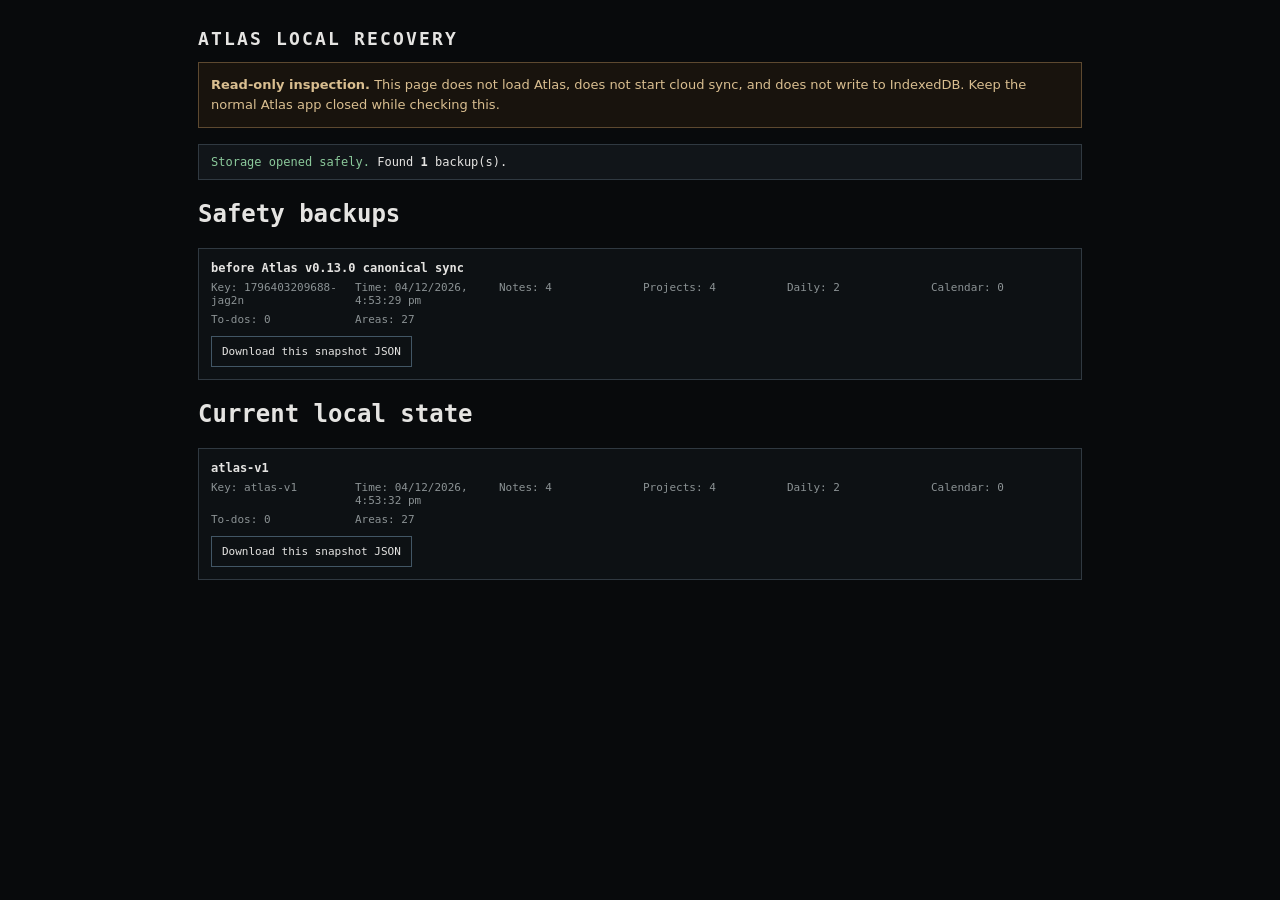
<file: recovery/index.html>
<!doctype html><html lang="en"><head><meta charset="utf-8"><meta name="viewport" content="width=device-width,initial-scale=1,viewport-fit=cover"><title>Atlas Recovery</title><style>:root{color-scheme:dark;--bg:#080a0c;--surface:#111519;--line:#303941;--ink:#e5e4e2;--muted:#8b9294;--accent:#7894a6}*{box-sizing:border-box}body{margin:0;background:var(--bg);color:var(--ink);font-family:ui-monospace,SFMono-Regular,Menlo,monospace}main{max-width:920px;margin:auto;padding:28px 18px 60px}h1{font-size:18px;letter-spacing:.12em;text-transform:uppercase;margin:0 0 8px}p{color:var(--muted);font:13px/1.55 system-ui,sans-serif}.warn{border:1px solid #5d4930;padding:12px;background:#18130d;color:#d9be90}.status{margin:16px 0;padding:10px 12px;border:1px solid var(--line);background:var(--surface);font-size:12px}.grid{display:grid;gap:10px}.card{border:1px solid var(--line);padding:12px;background:#0d1114}.card strong{display:block;font-size:12px;margin-bottom:6px}.meta{display:grid;grid-template-columns:repeat(auto-fit,minmax(120px,1fr));gap:6px;font-size:11px;color:var(--muted)}button{margin-top:10px;border:1px solid #425665;background:transparent;color:var(--ink);padding:8px 10px;font:11px ui-monospace,SFMono-Regular,Menlo,monospace}button:hover{background:#111a20}.good{color:#8bc99b}.bad{color:#db9b9b}code{color:#a7c3d3}</style></head><body><main><h1>Atlas Local Recovery</h1><p class="warn"><strong>Read-only inspection.</strong> This page does not load Atlas, does not start cloud sync, and does not write to IndexedDB. Keep the normal Atlas app closed while checking this.</p><div id="status" class="status">Opening local Atlas storage…</div><section><h2>Safety backups</h2><div id="backups" class="grid"></div></section><section><h2>Current local state</h2><div id="current" class="grid"></div></section></main><script>
const DB_NAME='atlas_personal_os',DB_VERSION=3,BACKUP_STORE='backups',STATE_STORE='state',STATE_KEY='atlas-v1';
const status=document.getElementById('status'),backupsEl=document.getElementById('backups'),currentEl=document.getElementById('current');
const esc=s=>String(s??'').replace(/[&<>"']/g,c=>({'&':'&amp;','<':'&lt;','>':'&gt;','"':'&quot;',"'":'&#39;'}[c]));
function stateLike(v){if(!v||typeof v!=='object')return null;if(Array.isArray(v.notes)&&Array.isArray(v.projects)&&Array.isArray(v.areas))return v;for(const k of ['state','snapshot','data','value','payload']){const x=v[k];if(x&&typeof x==='object'&&Array.isArray(x.notes)&&Array.isArray(x.projects)&&Array.isArray(x.areas))return x}return null}
function timeOf(v,key){for(const x of [v?.time,v?.createdAt,v?.savedAt,v?.timestamp,v?.date,stateLike(v)?.meta?.lastSavedAt,key]){const n=Number(x);if(Number.isFinite(n)&&n>1e11)return n;const d=Date.parse(x);if(Number.isFinite(d))return d}return 0}
function reasonOf(v,key){return v?.reason||v?.label||v?.name||v?.description||String(key||'backup')}
function summary(st){if(!st)return null;return{notes:st.notes?.length||0,projects:st.projects?.length||0,daily:st.daily?.length||0,calendar:st.calendar?.length||0,todos:st.quickTodos?.length||0,areas:st.areas?.length||0,lastSaved:st.meta?.lastSavedAt||0}}
function fmt(t){return t?new Date(t).toLocaleString('en-AU'):'Unknown'}
function card(key,v,kind){const st=stateLike(v),s=summary(st),t=timeOf(v,key);const el=document.createElement('article');el.className='card';el.innerHTML=`<strong>${esc(reasonOf(v,key))}</strong><div class="meta"><span>Key: ${esc(key)}</span><span>Time: ${esc(fmt(t))}</span>${s?`<span>Notes: ${s.notes}</span><span>Projects: ${s.projects}</span><span>Daily: ${s.daily}</span><span>Calendar: ${s.calendar}</span><span>To-dos: ${s.todos}</span><span>Areas: ${s.areas}</span>`:'<span class="bad">State payload not recognised</span>'}</div>`;if(st){const b=document.createElement('button');b.textContent='Download this snapshot JSON';b.onclick=()=>{const blob=new Blob([JSON.stringify(st,null,2)],{type:'application/json'}),a=document.createElement('a');a.href=URL.createObjectURL(blob);a.download=`atlas-${kind}-${t||Date.now()}.json`;a.click();setTimeout(()=>URL.revokeObjectURL(a.href),1000)};el.appendChild(b)}return{el,t,s}}
function openDb(){return new Promise((resolve,reject)=>{const req=indexedDB.open(DB_NAME);req.onsuccess=()=>resolve(req.result);req.onerror=()=>reject(req.error);req.onupgradeneeded=()=>{req.transaction.abort();reject(new Error('Atlas database is not present on this browser.'))}})}
function readAll(db,store){return new Promise((resolve,reject)=>{if(!db.objectStoreNames.contains(store))return resolve([]);const tx=db.transaction(store,'readonly'),os=tx.objectStore(store),out=[];const req=os.openCursor();req.onsuccess=()=>{const c=req.result;if(!c)return resolve(out);out.push([c.key,c.value]);c.continue()};req.onerror=()=>reject(req.error)})}
function readOne(db,store,key){return new Promise((resolve,reject)=>{if(!db.objectStoreNames.contains(store))return resolve(null);const tx=db.transaction(store,'readonly'),r=tx.objectStore(store).get(key);r.onsuccess=()=>resolve(r.result||null);r.onerror=()=>reject(r.error)})}
(async()=>{try{const db=await openDb();const rows=await readAll(db,BACKUP_STORE);const parsed=rows.map(([k,v])=>({k,v,...card(k,v,'backup')})).sort((a,b)=>b.t-a.t);backupsEl.innerHTML='';for(const x of parsed)backupsEl.appendChild(x.el);if(!parsed.length)backupsEl.innerHTML='<div class="card bad">No local safety backups found in this browser profile.</div>';const cur=await readOne(db,STATE_STORE,STATE_KEY);currentEl.innerHTML='';if(cur)currentEl.appendChild(card(STATE_KEY,cur,'current').el);else currentEl.innerHTML='<div class="card bad">Current Atlas state not found.</div>';const syncBackups=parsed.filter(x=>/Sync v2 remote apply/i.test(reasonOf(x.v,x.k)));status.innerHTML=`<span class="good">Storage opened safely.</span> Found <strong>${parsed.length}</strong> backup(s)${syncBackups.length?`, including <strong>${syncBackups.length}</strong> pre-sync safety backup(s).`:'.'}`;db.close()}catch(e){status.innerHTML=`<span class="bad">Could not inspect local Atlas storage:</span> ${esc(e.message||e)}`}})();
</script></body></html>
</file>
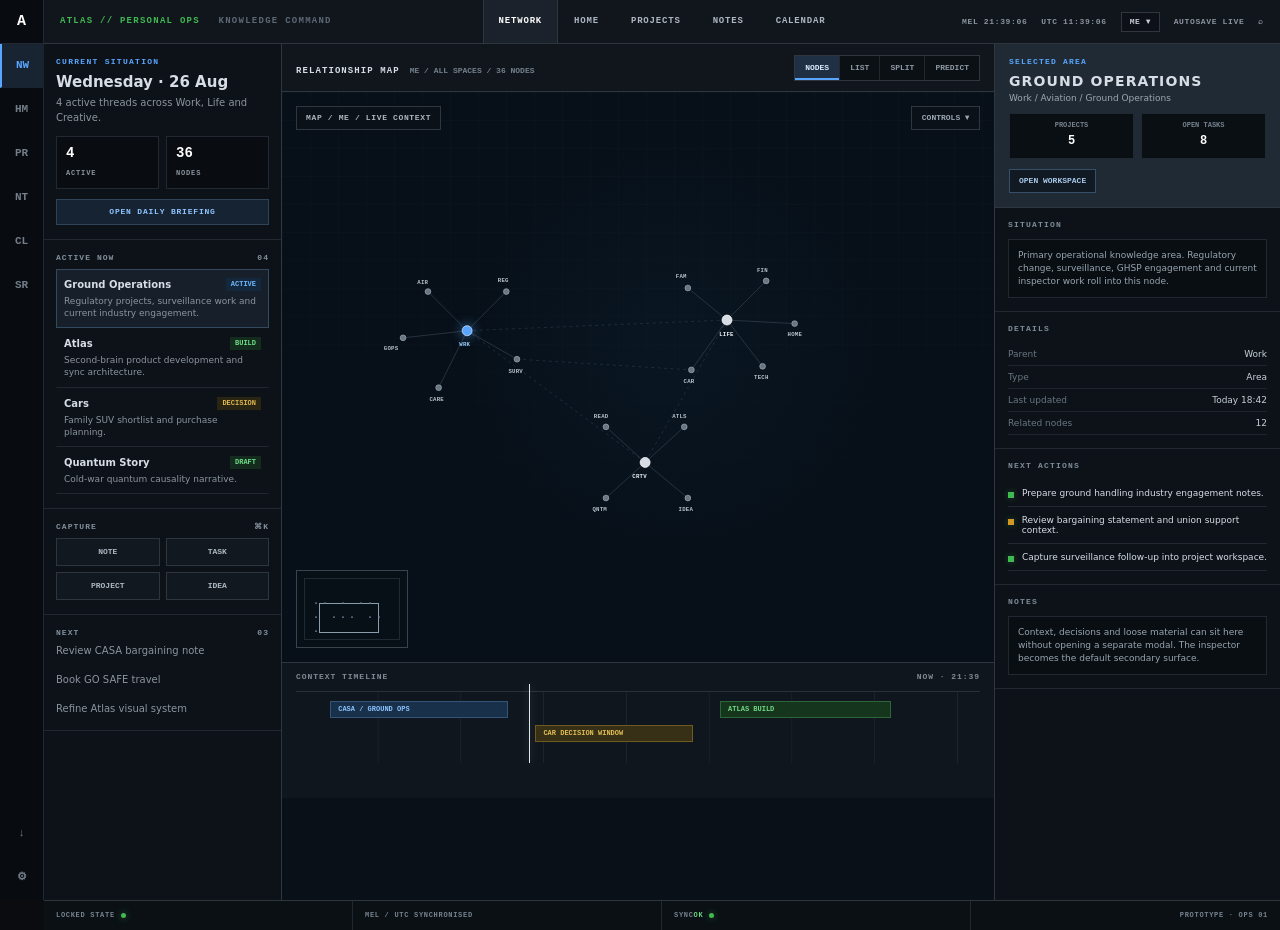
<file: prototypes/ops-palantir/index.html>
<!doctype html>
<html lang="en">
<head>
<meta charset="utf-8">
<meta name="viewport" content="width=device-width,initial-scale=1,viewport-fit=cover">
<title>Atlas Ops Prototype</title>
<style>
:root{
  --bg:#0a0c10;--rail:#0b0f14;--surface:#11161d;--surface2:#161b22;--surface3:#1c232d;
  --line:#30363d;--line-soft:#212832;--ink:#d6dde5;--muted:#8b949e;--faint:#59636e;
  --blue:#58a6ff;--green:#3fb950;--amber:#d29922;--red:#f85149;
  --mono:ui-monospace,SFMono-Regular,Menlo,Monaco,Consolas,"Liberation Mono",monospace;
  --sans:Inter,ui-sans-serif,system-ui,-apple-system,BlinkMacSystemFont,"Segoe UI",sans-serif;
}
*{box-sizing:border-box} html,body{margin:0;min-height:100%;background:var(--bg);color:var(--ink);font-family:var(--sans)}
body{min-height:100vh;overflow:auto}.app{min-height:100vh;display:grid;grid-template-columns:44px minmax(0,1fr)}
.iconrail{position:sticky;top:0;height:100vh;background:#080b0f;border-right:1px solid var(--line-soft);display:flex;flex-direction:column;align-items:center;z-index:20}
.brandmark{width:44px;height:44px;display:grid;place-items:center;border-bottom:1px solid var(--line-soft);font:800 15px/1 var(--mono);color:#fff}.railbtn{width:44px;height:44px;border:0;border-bottom:1px solid transparent;background:transparent;color:#737e89;font:700 11px/1 var(--mono);cursor:pointer}.railbtn.active{color:var(--blue);background:#182432;border-left:2px solid var(--blue)}.railspacer{flex:1}
.shell{min-width:0}.topbar{height:44px;display:grid;grid-template-columns:minmax(250px,1fr) auto minmax(300px,1fr);align-items:center;border-bottom:1px solid var(--line);background:#11161d;padding:0 16px;position:sticky;top:0;z-index:15}
.classification{font:800 9px/1 var(--mono);letter-spacing:.14em;color:var(--green)}.classification span{color:#5d6874;margin-left:12px}.nav{display:flex;align-items:stretch;height:100%}.nav button{height:100%;padding:0 15px;border:0;border-left:1px solid transparent;border-right:1px solid transparent;background:transparent;color:#aeb7c1;font:700 9px/1 var(--mono);letter-spacing:.09em;text-transform:uppercase}.nav button.active{background:#1b222b;color:#fff;border-color:var(--line)}
.telemetry{justify-self:end;display:flex;align-items:center;gap:14px;color:var(--muted);font:600 8px/1 var(--mono);letter-spacing:.08em;text-transform:uppercase}.profile{padding:5px 8px;border:1px solid var(--line);background:#0d1117;color:#c6cdd5}
.workspace{display:grid;grid-template-columns:238px minmax(0,1fr) 286px;min-height:calc(100vh - 44px)}
.left,.right{background:#0d1218;min-width:0}.left{border-right:1px solid var(--line)}.right{border-left:1px solid var(--line)}.center{min-width:0;background:#091018}
.section{padding:14px 12px;border-bottom:1px solid var(--line-soft)}.eyebrow{font:800 8px/1 var(--mono);letter-spacing:.16em;text-transform:uppercase;color:var(--blue);margin-bottom:7px}.h1{font-size:15px;font-weight:750;margin:0 0 5px}.sub{font-size:10px;color:var(--muted);line-height:1.45}.metricgrid{display:grid;grid-template-columns:1fr 1fr;gap:7px;margin-top:11px}.metric{background:#090d12;border:1px solid var(--line-soft);padding:9px}.metric b{display:block;font:800 14px/1 var(--mono);color:#fff}.metric span{font:700 7px/1 var(--mono);color:var(--muted);text-transform:uppercase;letter-spacing:.12em}
.action{width:100%;border:1px solid #2e4357;background:#162333;color:#8fc5ff;padding:8px 10px;text-align:center;font:800 8px/1 var(--mono);letter-spacing:.1em;text-transform:uppercase;margin-top:10px}.listtitle{display:flex;justify-content:space-between;align-items:center;font:800 8px/1 var(--mono);letter-spacing:.13em;text-transform:uppercase;color:#83909d;margin-bottom:7px}.opsitem{padding:8px 7px;border:1px solid transparent;border-bottom-color:var(--line-soft)}.opsitem.active{background:#17202a;border-color:#33495e}.opsitem .row{display:flex;align-items:center;justify-content:space-between;gap:8px}.opsitem strong{font-size:10px}.opsitem p{margin:4px 0 0;color:var(--muted);font-size:9px;line-height:1.35}.pill{font:800 7px/1 var(--mono);padding:3px 5px;background:#142c1d;color:#6fe08a;text-transform:uppercase}.pill.warn{background:#2a2412;color:#e0b84f}.pill.info{background:#14283d;color:#70b7ff}
.quick{display:grid;grid-template-columns:1fr 1fr;gap:6px}.quick button{background:#111820;border:1px solid var(--line);color:#aeb8c2;padding:9px 6px;font:700 8px/1 var(--mono);text-transform:uppercase}.quick button:hover{border-color:#4a5f73;color:#fff}
.maphead{height:48px;display:flex;align-items:center;justify-content:space-between;padding:0 14px;border-bottom:1px solid var(--line);background:#11161d}.maphead .title{font:800 9px/1 var(--mono);text-transform:uppercase;letter-spacing:.12em}.mapmeta{color:#73808c;font:700 8px/1 var(--mono);margin-left:10px}.seg{display:flex;border:1px solid var(--line);background:#0b1015}.seg button{border:0;border-left:1px solid var(--line-soft);background:transparent;color:#8e99a4;padding:8px 10px;font:800 8px/1 var(--mono);text-transform:uppercase}.seg button:first-child{border-left:0}.seg button.active{background:#203044;color:#d9ecff;box-shadow:inset 0 -2px var(--blue)}
.map{height:570px;position:relative;overflow:hidden;background:radial-gradient(circle at 55% 45%,rgba(20,49,73,.18),transparent 42%),#071019}.map:before{content:"";position:absolute;inset:0;opacity:.24;background-image:linear-gradient(rgba(120,145,166,.13) 1px,transparent 1px),linear-gradient(90deg,rgba(120,145,166,.13) 1px,transparent 1px);background-size:28px 28px;mask-image:linear-gradient(to bottom,black,transparent 96%)}
.map svg{position:absolute;inset:0;width:100%;height:100%}.edge{stroke:#475462;stroke-width:1;opacity:.7}.edge.cross{stroke:#385169;stroke-dasharray:4 5;opacity:.58}.node circle{fill:#697681;stroke:#9ba7b2;stroke-width:1}.node.major circle{fill:#d6dde5;stroke:#fff}.node text{font:700 8px/1 var(--mono);fill:#b7c1ca;letter-spacing:.04em}.node.major text{fill:#eef3f7}.node.selected circle{fill:#58a6ff;stroke:#d8ebff;filter:drop-shadow(0 0 8px rgba(88,166,255,.72))}.node.selected text{fill:#99ceff}.maplabel{position:absolute;left:14px;top:14px;border:1px solid var(--line);background:#0c1219e8;padding:7px 9px;font:800 8px/1 var(--mono);letter-spacing:.08em;color:#aeb8c2}.controls{position:absolute;right:14px;top:14px;border:1px solid var(--line);background:#0c1219e8;color:#9aa6b2;padding:7px 10px;font:800 8px/1 var(--mono);text-transform:uppercase}.minimap{position:absolute;left:14px;bottom:14px;width:112px;height:78px;border:1px solid #38434e;background:#071018e8;padding:7px}.miniinner{width:100%;height:100%;border:1px solid #202a33;position:relative}.miniinner:before{content:"";position:absolute;left:14px;top:24px;width:58px;height:28px;border:1px solid #8a9cad}.miniinner:after{content:"·· · ··  · ···  ·· ·";position:absolute;inset:18px 8px;color:#6e8499;font:700 10px/1.4 var(--mono);letter-spacing:3px;white-space:normal}
.timeline{height:136px;border-top:1px solid var(--line);background:#10161d;padding:10px 14px}.timelinehead{display:flex;justify-content:space-between;color:#7f8b97;font:800 8px/1 var(--mono);text-transform:uppercase;letter-spacing:.12em}.track{position:relative;height:72px;margin-top:10px;border-top:1px solid #26313b;background:repeating-linear-gradient(90deg,transparent 0 11.9%,#1d2730 12%,transparent 12.1%)}.track .bar{position:absolute;height:17px;border:1px solid #335476;background:#18304a;color:#8bc4ff;font:800 7px/15px var(--mono);padding:0 7px;text-transform:uppercase}.track .bar.green{border-color:#2b6638;background:#15351d;color:#73d987}.track .bar.amber{border-color:#6f5a1f;background:#372f16;color:#e2bf55}.cursor{position:absolute;top:-8px;bottom:0;left:34%;width:1px;background:#e0e6ec;box-shadow:0 0 10px rgba(255,255,255,.35)}
.inspecthead{padding:14px;border-bottom:1px solid var(--line);background:#202a34}.inspecthead .type{font:800 8px/1 var(--mono);color:var(--blue);letter-spacing:.15em;text-transform:uppercase}.inspecthead h2{font-size:14px;margin:7px 0 4px;text-transform:uppercase;letter-spacing:.08em}.inspecthead p{font-size:9px;margin:0;color:#9ca7b2}.inspectmetrics{display:grid;grid-template-columns:1fr 1fr;gap:7px;margin-top:10px}.inspectmetric{background:#0a0f14;border:1px solid var(--line-soft);padding:8px;text-align:center}.inspectmetric span{display:block;color:#77838f;font:700 7px/1 var(--mono);text-transform:uppercase}.inspectmetric b{font:800 12px/1.5 var(--mono);color:#fff}.inspectbtn{margin-top:10px;border:1px solid #365069;background:#111923;color:#a8c9ea;padding:7px 9px;font:800 8px/1 var(--mono);text-transform:uppercase}.inspectsection{padding:13px;border-bottom:1px solid var(--line-soft)}.inspectsection h3{font:800 8px/1 var(--mono);letter-spacing:.15em;text-transform:uppercase;color:#7e8c99;margin:0 0 10px}.detailrow{display:flex;justify-content:space-between;gap:10px;padding:6px 0;border-bottom:1px solid #1c242c;font-size:9px}.detailrow span:first-child{color:#687580}.detailrow span:last-child{color:#c7d0d8;text-align:right}.note{background:#090e13;border:1px solid var(--line-soft);padding:9px;color:#98a4af;font-size:9px;line-height:1.45}.next{display:flex;gap:8px;align-items:flex-start;padding:8px 0;border-bottom:1px solid var(--line-soft);font-size:9px}.dot{width:6px;height:6px;margin-top:4px;background:var(--green);box-shadow:0 0 6px rgba(63,185,80,.35)}.dot.amber{background:var(--amber)}
.statusbar{grid-column:1/-1;height:30px;border-top:1px solid var(--line);background:#0b1015;display:grid;grid-template-columns:1fr 1fr 1fr 1fr;align-items:center;color:#77838f;font:700 7px/1 var(--mono);text-transform:uppercase;letter-spacing:.1em}.statusbar div{height:100%;display:flex;align-items:center;padding:0 12px;border-right:1px solid var(--line-soft)}.statusbar div:last-child{border-right:0;justify-content:flex-end}.ok{color:#67d782}.statusdot{width:5px;height:5px;border-radius:50%;background:var(--green);margin-left:6px;box-shadow:0 0 7px rgba(63,185,80,.5)}
@media(max-width:1100px){.workspace{grid-template-columns:210px minmax(0,1fr)}.right{display:none}.telemetry{display:none}.topbar{grid-template-columns:1fr auto}.map{height:520px}}
@media(max-width:760px){.app{grid-template-columns:1fr}.iconrail{display:none}.topbar{position:relative;height:auto;min-height:48px;grid-template-columns:1fr;padding:8px 10px}.nav{display:none}.workspace{grid-template-columns:1fr}.left{display:none}.map{height:58vh}.timeline{height:118px}}
</style>
</head>
<body>
<div class="app">
  <aside class="iconrail">
    <div class="brandmark">A</div>
    <button class="railbtn active">NW</button><button class="railbtn">HM</button><button class="railbtn">PR</button><button class="railbtn">NT</button><button class="railbtn">CL</button><button class="railbtn">SR</button>
    <div class="railspacer"></div><button class="railbtn">↓</button><button class="railbtn">⚙</button>
  </aside>
  <div class="shell">
    <header class="topbar">
      <div class="classification">ATLAS // PERSONAL OPS <span>KNOWLEDGE COMMAND</span></div>
      <nav class="nav"><button class="active">Network</button><button>Home</button><button>Projects</button><button>Notes</button><button>Calendar</button></nav>
      <div class="telemetry"><span>MEL 21:39:06</span><span>UTC 11:39:06</span><span class="profile">ME ▾</span><span>AUTOSAVE LIVE</span><span>⌕</span></div>
    </header>
    <main class="workspace">
      <aside class="left">
        <section class="section">
          <div class="eyebrow">Current situation</div><h1 class="h1">Wednesday · 26 Aug</h1><div class="sub">4 active threads across Work, Life and Creative.</div>
          <div class="metricgrid"><div class="metric"><b>4</b><span>active</span></div><div class="metric"><b>36</b><span>nodes</span></div></div>
          <button class="action">Open daily briefing</button>
        </section>
        <section class="section"><div class="listtitle"><span>Active now</span><span>04</span></div>
          <div class="opsitem active"><div class="row"><strong>Ground Operations</strong><span class="pill info">Active</span></div><p>Regulatory projects, surveillance work and current industry engagement.</p></div>
          <div class="opsitem"><div class="row"><strong>Atlas</strong><span class="pill">Build</span></div><p>Second-brain product development and sync architecture.</p></div>
          <div class="opsitem"><div class="row"><strong>Cars</strong><span class="pill warn">Decision</span></div><p>Family SUV shortlist and purchase planning.</p></div>
          <div class="opsitem"><div class="row"><strong>Quantum Story</strong><span class="pill">Draft</span></div><p>Cold-war quantum causality narrative.</p></div>
        </section>
        <section class="section"><div class="listtitle"><span>Capture</span><span>⌘K</span></div><div class="quick"><button>Note</button><button>Task</button><button>Project</button><button>Idea</button></div></section>
        <section class="section"><div class="listtitle"><span>Next</span><span>03</span></div><div class="sub">Review CASA bargaining note<br><br>Book GO SAFE travel<br><br>Refine Atlas visual system</div></section>
      </aside>
      <section class="center">
        <div class="maphead"><div><span class="title">Relationship map</span><span class="mapmeta">ME / ALL SPACES / 36 NODES</span></div><div class="seg"><button class="active">Nodes</button><button>List</button><button>Split</button><button>Predict</button></div></div>
        <div class="map">
          <div class="maplabel">MAP / ME / LIVE CONTEXT</div><div class="controls">Controls ▾</div>
          <svg viewBox="0 0 1000 570" aria-label="Atlas relationship graph">
            <g>
              <line class="edge" x1="260" y1="220" x2="205" y2="165"/><line class="edge" x1="260" y1="220" x2="170" y2="230"/><line class="edge" x1="260" y1="220" x2="315" y2="165"/><line class="edge" x1="260" y1="220" x2="330" y2="260"/><line class="edge" x1="260" y1="220" x2="220" y2="300"/>
              <line class="edge" x1="625" y1="205" x2="570" y2="160"/><line class="edge" x1="625" y1="205" x2="680" y2="150"/><line class="edge" x1="625" y1="205" x2="720" y2="210"/><line class="edge" x1="625" y1="205" x2="675" y2="270"/><line class="edge" x1="625" y1="205" x2="575" y2="275"/>
              <line class="edge" x1="510" y1="405" x2="455" y2="455"/><line class="edge" x1="510" y1="405" x2="570" y2="455"/><line class="edge" x1="510" y1="405" x2="565" y2="355"/><line class="edge" x1="510" y1="405" x2="455" y2="355"/>
              <line class="edge cross" x1="260" y1="220" x2="625" y2="205"/><line class="edge cross" x1="260" y1="220" x2="510" y2="405"/><line class="edge cross" x1="625" y1="205" x2="510" y2="405"/><line class="edge cross" x1="330" y1="260" x2="575" y2="275"/>
            </g>
            <g class="node major selected"><circle cx="260" cy="220" r="7"/><text x="249" y="241">WRK</text></g><g class="node"><circle cx="205" cy="165" r="4"/><text x="190" y="154">AIR</text></g><g class="node"><circle cx="170" cy="230" r="4"/><text x="143" y="247">GOPS</text></g><g class="node"><circle cx="315" cy="165" r="4"/><text x="303" y="152">REG</text></g><g class="node"><circle cx="330" cy="260" r="4"/><text x="318" y="279">SURV</text></g><g class="node"><circle cx="220" cy="300" r="4"/><text x="207" y="319">CARE</text></g>
            <g class="node major"><circle cx="625" cy="205" r="7"/><text x="614" y="227">LIFE</text></g><g class="node"><circle cx="570" cy="160" r="4"/><text x="553" y="146">FAM</text></g><g class="node"><circle cx="680" cy="150" r="4"/><text x="667" y="137">FIN</text></g><g class="node"><circle cx="720" cy="210" r="4"/><text x="710" y="228">HOME</text></g><g class="node"><circle cx="675" cy="270" r="4"/><text x="663" y="288">TECH</text></g><g class="node"><circle cx="575" cy="275" r="4"/><text x="564" y="293">CAR</text></g>
            <g class="node major"><circle cx="510" cy="405" r="7"/><text x="492" y="427">CRTV</text></g><g class="node"><circle cx="455" cy="455" r="4"/><text x="436" y="473">QNTM</text></g><g class="node"><circle cx="570" cy="455" r="4"/><text x="557" y="473">IDEA</text></g><g class="node"><circle cx="565" cy="355" r="4"/><text x="548" y="342">ATLS</text></g><g class="node"><circle cx="455" cy="355" r="4"/><text x="438" y="342">READ</text></g>
          </svg>
          <div class="minimap"><div class="miniinner"></div></div>
        </div>
        <div class="timeline"><div class="timelinehead"><span>Context timeline</span><span>Now · 21:39</span></div><div class="track"><div class="cursor"></div><div class="bar" style="left:5%;top:9px;width:26%">CASA / Ground Ops</div><div class="bar amber" style="left:35%;top:33px;width:23%">Car decision window</div><div class="bar green" style="left:62%;top:9px;width:25%">Atlas build</div></div></div>
      </section>
      <aside class="right">
        <div class="inspecthead"><div class="type">Selected area</div><h2>Ground Operations</h2><p>Work / Aviation / Ground Operations</p><div class="inspectmetrics"><div class="inspectmetric"><span>Projects</span><b>5</b></div><div class="inspectmetric"><span>Open tasks</span><b>8</b></div></div><button class="inspectbtn">Open workspace</button></div>
        <section class="inspectsection"><h3>Situation</h3><div class="note">Primary operational knowledge area. Regulatory change, surveillance, GHSP engagement and current inspector work roll into this node.</div></section>
        <section class="inspectsection"><h3>Details</h3><div class="detailrow"><span>Parent</span><span>Work</span></div><div class="detailrow"><span>Type</span><span>Area</span></div><div class="detailrow"><span>Last updated</span><span>Today 18:42</span></div><div class="detailrow"><span>Related nodes</span><span>12</span></div></section>
        <section class="inspectsection"><h3>Next actions</h3><div class="next"><span class="dot"></span><span>Prepare ground handling industry engagement notes.</span></div><div class="next"><span class="dot amber"></span><span>Review bargaining statement and union support context.</span></div><div class="next"><span class="dot"></span><span>Capture surveillance follow-up into project workspace.</span></div></section>
        <section class="inspectsection"><h3>Notes</h3><div class="note">Context, decisions and loose material can sit here without opening a separate modal. The inspector becomes the default secondary surface.</div></section>
      </aside>
    </main>
    <footer class="statusbar"><div>LOCKED STATE <span class="statusdot"></span></div><div>MEL / UTC SYNCHRONISED</div><div>SYNC <span class="ok">OK</span><span class="statusdot"></span></div><div>PROTOTYPE · OPS 01</div></footer>
  </div>
</div>
</body>
</html>
</file>
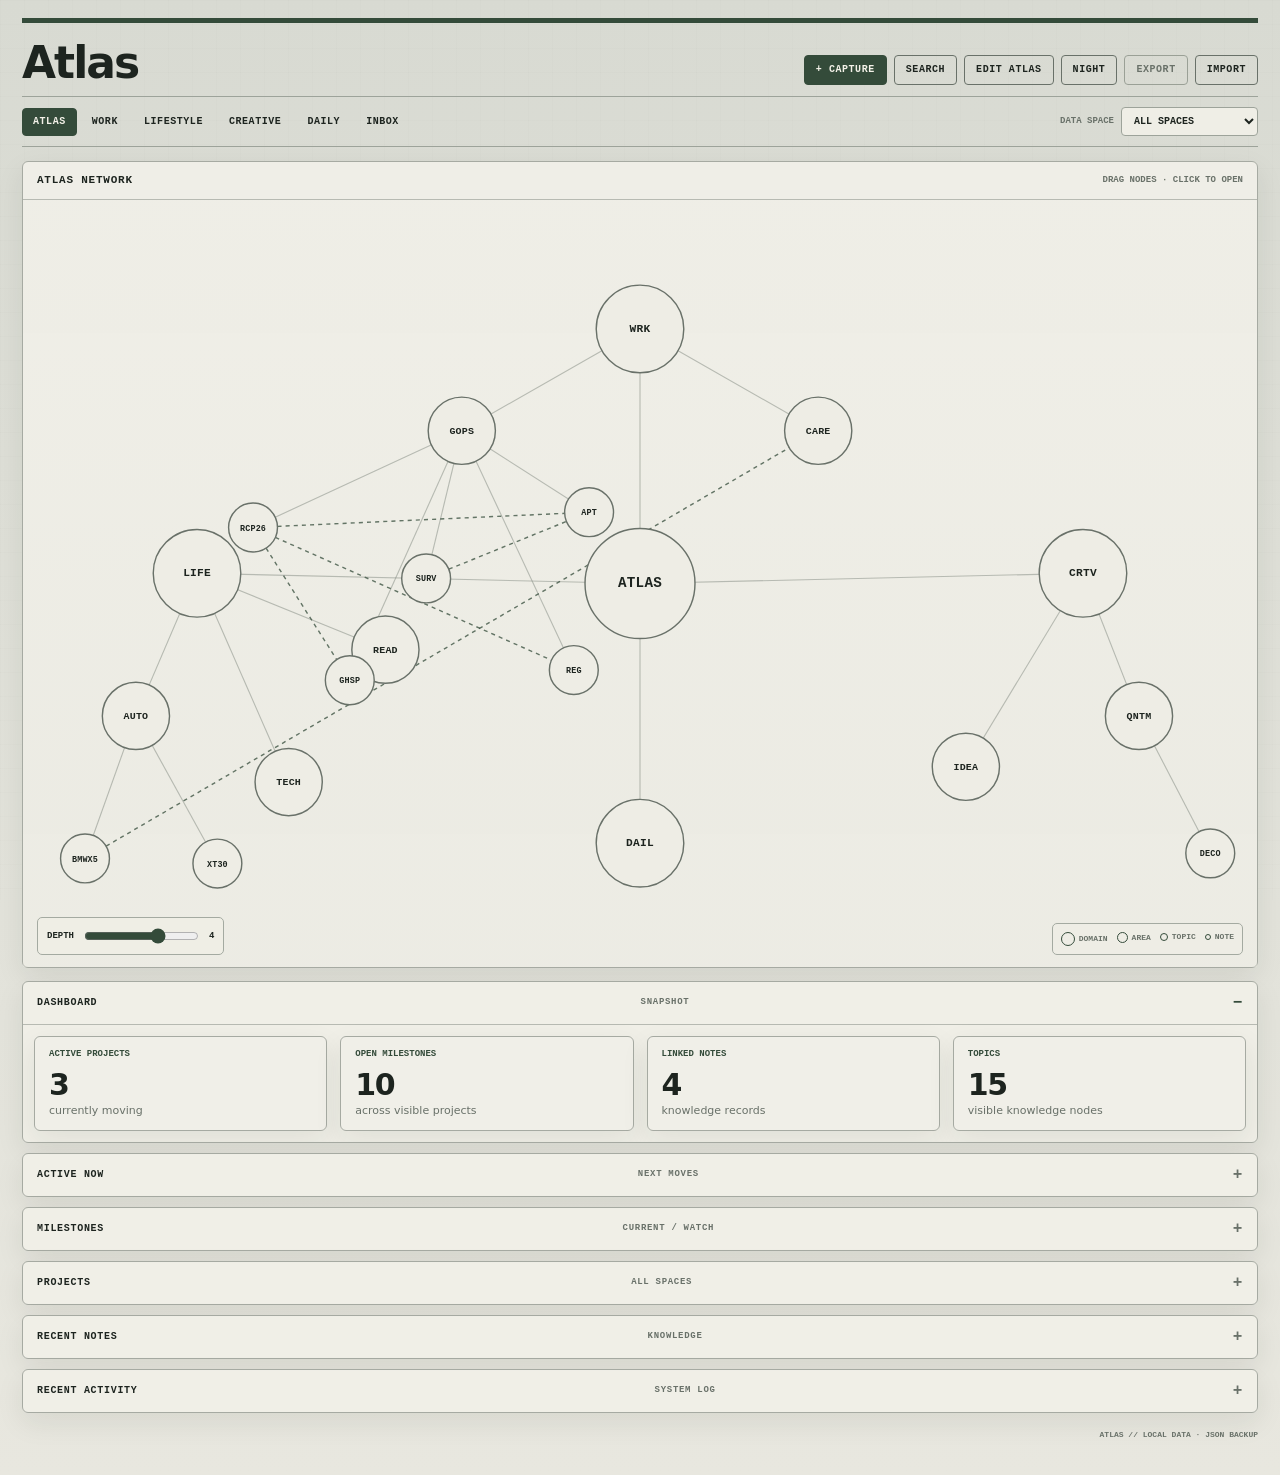
<file: atlas(2).html>
<!DOCTYPE html>
<html lang="en-AU">
<head>
<meta charset="UTF-8" />
<meta name="viewport" content="width=device-width, initial-scale=1.0" />
<title>Atlas</title>
<style>
:root{
  --bg:#dfdfd6;--paper:#efeee6;--paper2:#e7e6dd;--ink:#1d241f;--muted:#697169;--line:#9da39a;
  --green:#344b3a;--green2:#566b59;--sand:#b4a787;--amber:#a36f2c;--red:#82483f;--blue:#53656c;
  --shadow:0 10px 28px rgba(29,36,31,.08)
}
body[data-theme="night"]{
  --bg:#070b10;--paper:#0c1219;--paper2:#101821;--ink:#d9edf8;--muted:#7892a3;--line:#253746;
  --green:#1793d1;--green2:#33a9e6;--sand:#6f8797;--amber:#d7a84a;--red:#d46d67;--blue:#1793d1;
  --shadow:0 12px 34px rgba(0,0,0,.34)
}
*{box-sizing:border-box}
html{scroll-behavior:smooth}
body{margin:0;color:var(--ink);font-family:Inter,ui-sans-serif,system-ui,-apple-system,BlinkMacSystemFont,"Segoe UI",sans-serif;background:linear-gradient(180deg,#d8dad2 0,#e8e7df 100%);transition:background .2s,color .2s}
body[data-theme="night"]{background:radial-gradient(circle at 50% -10%,rgba(23,147,209,.10),transparent 34%),linear-gradient(180deg,#05080c 0,#080d12 100%)}
body:before{content:"";position:fixed;inset:0;pointer-events:none;opacity:.16;background-image:linear-gradient(rgba(29,36,31,.07) 1px,transparent 1px),linear-gradient(90deg,rgba(29,36,31,.07) 1px,transparent 1px);background-size:24px 24px}
body[data-theme="night"]:before{opacity:.22;background-image:linear-gradient(rgba(23,147,209,.055) 1px,transparent 1px),linear-gradient(90deg,rgba(23,147,209,.055) 1px,transparent 1px)}
button,input,select,textarea{font:inherit}
button{cursor:pointer}
.mono{font-family:"SFMono-Regular",Consolas,"Liberation Mono",monospace;letter-spacing:.055em}
.shell{max-width:1660px;margin:0 auto;padding:18px 22px 34px;position:relative;z-index:1}
.topbar{border-top:5px solid var(--green);border-bottom:1px solid var(--line);padding:14px 0 11px;display:flex;justify-content:space-between;gap:18px;align-items:flex-end}
.brand h1{margin:4px 0 0;font-size:clamp(27px,4vw,44px);line-height:1;letter-spacing:-.045em}
.actions,.tabs,.subtabs,.space-switch,.inline-actions{display:flex;gap:7px;align-items:center;flex-wrap:wrap}
.btn,.tab,.file-label{border:1px solid var(--muted);background:transparent;color:var(--ink);border-radius:4px;padding:9px 11px;font:800 10px/1 "SFMono-Regular",Consolas,monospace;text-transform:uppercase;letter-spacing:.055em;transition:.14s}
.btn:hover,.tab:hover,.file-label:hover{background:var(--ink);color:var(--paper)}
body[data-theme="night"] .btn:hover,body[data-theme="night"] .tab:hover,body[data-theme="night"] .file-label:hover{background:var(--green);color:#031018;border-color:var(--green)}
.btn.primary,.tab.active{background:var(--green);border-color:var(--green);color:#f3f1e8}
body[data-theme="night"] .btn.primary,body[data-theme="night"] .tab.active{color:#031018}
.btn.ghost{border-color:#9aa096;color:var(--muted)}
.btn.danger{color:var(--red);border-color:var(--red)}
.btn.small{padding:7px 8px;font-size:9px}
input[type=file]{display:none}
.navline{display:flex;justify-content:space-between;gap:12px;align-items:center;border-bottom:1px solid var(--line);padding:10px 0}
.tabs{gap:4px}
.tab{border-color:transparent;padding:8px 10px}
.space-switch{font:800 9px/1 "SFMono-Regular",Consolas,monospace;text-transform:uppercase;color:var(--muted)}
.space-switch select{border:1px solid var(--line);background:var(--paper);border-radius:4px;padding:7px 28px 7px 8px;color:var(--ink);font:800 10px "SFMono-Regular",Consolas,monospace;text-transform:uppercase}
.main{margin-top:14px}
.panel{background:rgba(241,240,232,.94);border:1px solid #a6aaa2;border-radius:6px;box-shadow:var(--shadow)}
.panel-head{padding:12px 14px;border-bottom:1px solid #b7bab2;display:flex;justify-content:space-between;gap:12px;align-items:center}
.panel-head h2,.panel-head h3{margin:0;font:850 11px/1.15 "SFMono-Regular",Consolas,monospace;text-transform:uppercase;letter-spacing:.07em}
body[data-theme="night"] .panel{background:rgba(12,18,25,.95);border-color:var(--line)}
body[data-theme="night"] .panel-head{border-color:var(--line)}
body[data-theme="night"] .card,body[data-theme="night"] .topic,body[data-theme="night"] .editor-section{background:var(--paper2);border-color:var(--line)}
body[data-theme="night"] .card:hover,body[data-theme="night"] .topic:hover{background:#111e28;border-color:var(--green)}
body[data-theme="night"] .note-body{color:#aec5d3}
body[data-theme="night"] .qrow,body[data-theme="night"] .note,body[data-theme="night"] .mrow,body[data-theme="night"] .daily-entry{border-color:var(--line)}
body[data-theme="night"] .modal,body[data-theme="night"] .modal-head{background:var(--paper);border-color:var(--line)}
body[data-theme="night"] .field input,body[data-theme="night"] .field select,body[data-theme="night"] .field textarea{background:#080d12;color:var(--ink);border-color:var(--line)}
body[data-theme="night"] .depth,body[data-theme="night"] .legend{background:rgba(7,12,17,.94);border-color:var(--line)}
.code{font:800 9px/1 "SFMono-Regular",Consolas,monospace;text-transform:uppercase;color:var(--muted)}
.grid{display:grid;gap:13px}.metrics{grid-template-columns:repeat(4,minmax(0,1fr));margin-bottom:13px}.metric{padding:13px 14px;min-height:92px}.metric .tiny{font:800 9px/1 "SFMono-Regular",Consolas,monospace;text-transform:uppercase;color:var(--green)}.metric .value{font-size:30px;font-weight:780;letter-spacing:-.045em;margin-top:8px}.metric .label{font-size:11px;color:var(--muted);margin-top:2px}
.hero-grid{grid-template-columns:minmax(0,1.75fr) minmax(300px,.65fr)}
.map-wrap{position:relative;padding:6px;min-height:625px;overflow:hidden;background:linear-gradient(180deg,rgba(239,238,230,.45),rgba(229,229,220,.35))}
.home-network .map-wrap{min-height:760px}
.home-network #network{height:755px}
body[data-theme="night"] .map-wrap{background:radial-gradient(circle at 50% 48%,rgba(23,147,209,.055),transparent 38%),linear-gradient(180deg,rgba(7,12,17,.9),rgba(8,14,20,.82))}
#network{width:100%;height:620px;display:block;touch-action:none}
.edge{stroke:#878e86;stroke-width:1.1;opacity:.54}.edge.cross{stroke:var(--green);stroke-dasharray:4 4;stroke-width:1.4;opacity:.75}
.node{cursor:pointer}.node circle{fill:#eeede5;stroke:#697169;stroke-width:1.4;transition:.15s}.node:hover circle{fill:#d8ddd5;stroke:var(--green);stroke-width:2}.node.active circle{fill:#d7e0d5;stroke:var(--green);stroke-width:2.4}.node.project circle{fill:#e8e0d0;stroke:var(--amber)}.node.note circle{fill:#e5e5dc;stroke:#8d938a}
body[data-theme="night"] .edge{stroke:#30546a;opacity:.62}
body[data-theme="night"] .edge.cross{stroke:var(--green);opacity:.9}
body[data-theme="night"] .node circle{fill:#091019;stroke:#31566c}
body[data-theme="night"] .node:hover circle{fill:#0d1b26;stroke:var(--green)}
body[data-theme="night"] .node.active circle{fill:#0b2331;stroke:var(--green)}
body[data-theme="night"] .node.note circle{fill:#081017;stroke:#365e74}
body[data-theme="night"] .node text{fill:#bfe9ff}.node text{pointer-events:none;text-anchor:middle;font-family:"SFMono-Regular",Consolas,monospace;fill:var(--ink);font-weight:800;letter-spacing:.02em}.node .sub{fill:var(--muted);font-weight:650}.node.level1 .label{font-size:14px}.node.level2 .label{font-size:11px}.node.level3 .label{font-size:9.8px}.node.level4 .label{font-size:8.3px}.node.level5 .label{font-size:7.2px}.node .sub{font-size:7px}
.map-controls{position:absolute;left:14px;right:14px;bottom:12px;display:flex;justify-content:space-between;gap:10px;align-items:end;pointer-events:none}.map-controls>*{pointer-events:auto}.depth{background:rgba(239,238,230,.93);border:1px solid #a4aaa1;border-radius:5px;padding:8px 9px;display:flex;align-items:center;gap:8px;font:800 9px "SFMono-Regular",Consolas,monospace;text-transform:uppercase}.depth input{width:115px;accent-color:var(--green)}.legend{display:flex;gap:9px;flex-wrap:wrap;background:rgba(239,238,230,.9);border:1px solid #a4aaa1;border-radius:5px;padding:8px;font:750 8px "SFMono-Regular",Consolas,monospace;text-transform:uppercase;color:var(--muted)}.legend i{display:inline-block;border:1.5px solid var(--green);border-radius:50%;vertical-align:middle;margin-right:4px}.legend .l2{width:14px;height:14px}.legend .l3{width:11px;height:11px}.legend .l4{width:8px;height:8px}.legend .l5{width:6px;height:6px}
.side{display:grid;gap:13px;align-content:start}.queue{padding:7px 11px 11px}.qrow{display:grid;grid-template-columns:auto 1fr auto;gap:9px;padding:10px 2px;border-bottom:1px solid #d0d3cb;align-items:start}.qrow:last-child{border-bottom:0}.dot{width:9px;height:9px;border-radius:50%;background:var(--green);margin-top:4px}.dot.amber{background:var(--amber)}.dot.grey{background:#8d938b}.qname{font-size:12px;font-weight:750}.qmeta{font-size:10.5px;color:var(--muted);margin-top:3px;line-height:1.35}.badge{font:800 8px/1 "SFMono-Regular",Consolas,monospace;text-transform:uppercase;border:1px solid #939a91;padding:4px 5px;border-radius:3px;color:var(--muted)}
.section{margin-top:13px}.workspace-head{display:flex;justify-content:space-between;gap:16px;align-items:end;padding:2px 0 12px}.workspace-title .crumb{font:800 9px/1 "SFMono-Regular",Consolas,monospace;text-transform:uppercase;color:var(--green)}.workspace-title h2{margin:5px 0 3px;font-size:28px;letter-spacing:-.035em}.workspace-title p{margin:0;color:var(--muted);font-size:12px}.subtabs{border-bottom:1px solid var(--line);padding-bottom:8px}.subtabs .tab{padding:7px 9px;font-size:9px}.workspace{margin-top:12px}.workspace-grid{grid-template-columns:minmax(0,1.25fr) minmax(300px,.75fr)}
.cards{display:grid;grid-template-columns:repeat(2,minmax(0,1fr));gap:11px;padding:11px}.card{border:1px solid #a9aea6;background:#ecebe3;border-radius:5px;padding:13px}.clickable{cursor:pointer}.clickable:hover{border-color:var(--green);background:#e8eae1}.card-top{display:flex;justify-content:space-between;gap:10px;align-items:start}.card h4{margin:0;font-size:14px;letter-spacing:-.015em}.card p{font-size:11px;line-height:1.45;color:var(--muted);margin:6px 0 0}.progress{height:7px;background:#d0d3cb;border:1px solid #b4b9b0;border-radius:2px;overflow:hidden;margin-top:12px}.bar{height:100%;background:var(--green)}.card-foot{display:flex;justify-content:space-between;gap:10px;margin-top:7px;font:750 9px/1.35 "SFMono-Regular",Consolas,monospace;text-transform:uppercase;color:var(--muted)}
.milestones{padding:9px 13px 13px}.mrow{display:grid;grid-template-columns:18px 1fr auto;gap:8px;padding:9px 0;border-bottom:1px solid #d0d3cb;align-items:center}.mrow:last-child{border-bottom:0}.mark{width:12px;height:12px;border:1.5px solid #818880;border-radius:50%}.mark.done{background:var(--green);border-color:var(--green)}.mark.current{border:3px solid var(--amber)}.mname{font-size:12px}.mmeta{font:750 8px "SFMono-Regular",Consolas,monospace;text-transform:uppercase;color:var(--muted)}
.notes-list{padding:8px 12px 12px}.note{padding:11px 2px;border-bottom:1px solid #d0d3cb}.note:last-child{border-bottom:0}.note-top{display:flex;justify-content:space-between;gap:9px}.note-title{font-size:13px;font-weight:760}.note-type{font:800 8px "SFMono-Regular",Consolas,monospace;text-transform:uppercase;color:var(--green)}.note-body{font-size:11.5px;color:#3e463f;line-height:1.5;margin-top:5px;white-space:pre-wrap}.meta{font:750 8.5px "SFMono-Regular",Consolas,monospace;color:var(--muted);text-transform:uppercase;margin-top:7px}.tags{display:flex;gap:5px;flex-wrap:wrap;margin-top:7px}.tag{font:750 8px "SFMono-Regular",Consolas,monospace;text-transform:uppercase;border:1px solid #9ca299;border-radius:3px;padding:3px 5px;color:var(--muted)}
.topic-grid{display:grid;grid-template-columns:repeat(3,minmax(0,1fr));gap:9px;padding:10px}.topic{border:1px solid #b0b4ac;background:#ecebe3;border-radius:5px;padding:11px;cursor:pointer}.topic:hover{border-color:var(--green)}.topic .k{font:800 8px "SFMono-Regular",Consolas,monospace;text-transform:uppercase;color:var(--green)}.topic strong{display:block;margin-top:4px;font-size:12px}.topic span{display:block;color:var(--muted);font-size:10.5px;margin-top:3px}
.daily{padding:13px}.day-head{display:flex;justify-content:space-between;gap:10px;align-items:center}.day-title{font-size:18px;font-weight:780}.daily-entry{padding:10px 0;border-bottom:1px solid #d0d3cb}.daily-entry:last-child{border-bottom:0}.daily-time{font:800 8px "SFMono-Regular",Consolas,monospace;color:var(--muted);text-transform:uppercase}.daily-text{font-size:12px;line-height:1.45;margin-top:3px}
.empty{padding:22px;color:var(--muted);text-align:center;border:1px dashed #adb2aa;border-radius:5px;font-size:11px}
.footer{text-align:right;color:var(--muted);font:750 8px/1.5 "SFMono-Regular",Consolas,monospace;text-transform:uppercase;padding-top:16px}

.home-stack{display:grid;gap:10px;margin-top:13px}
.fold{border:1px solid #a6aaa2;border-radius:6px;background:rgba(241,240,232,.94);box-shadow:var(--shadow);overflow:hidden}
.fold>summary{list-style:none;display:flex;justify-content:space-between;gap:12px;align-items:center;padding:13px 14px;cursor:pointer;font:850 10px/1.2 "SFMono-Regular",Consolas,monospace;text-transform:uppercase;letter-spacing:.07em}
.fold>summary::-webkit-details-marker{display:none}
.fold>summary:after{content:"+";font-size:16px;line-height:1;color:var(--muted)}
.fold[open]>summary:after{content:"−";color:var(--green)}
.fold[open]>summary{border-bottom:1px solid #b7bab2}
.fold-body{padding:11px}
.fold-body .metrics{margin-bottom:0}
body[data-theme="night"] .fold{background:rgba(12,18,25,.95);border-color:var(--line)}
body[data-theme="night"] .fold[open]>summary{border-color:var(--line)}
.home-queues{display:grid;grid-template-columns:1fr 1fr;gap:11px}
@media(max-width:850px){.home-queues{grid-template-columns:1fr}.home-network .map-wrap{min-height:580px}.home-network #network{height:575px}}

/* overlays */
.overlay{position:fixed;inset:0;z-index:40;background:rgba(18,23,19,.34);display:none;align-items:flex-start;justify-content:center;padding:5vh 12px;overflow:auto}.overlay.open{display:flex}.modal{width:min(760px,96vw);background:#efeee6;border:1px solid #666e66;border-radius:6px;box-shadow:0 24px 70px rgba(17,22,18,.3)}.modal.wide{width:min(1260px,97vw)}.modal-head{padding:14px 15px;border-bottom:1px solid #b3b7af;display:flex;justify-content:space-between;gap:10px;align-items:start;position:sticky;top:0;background:#efeee6;z-index:2}.modal-head h3{margin:4px 0 0;font-size:22px;letter-spacing:-.025em}.modal-body{padding:15px}.form{display:grid;gap:11px}.field label{display:block;font:800 8.5px "SFMono-Regular",Consolas,monospace;text-transform:uppercase;color:var(--muted);margin-bottom:5px}.field input,.field select,.field textarea{width:100%;border:1px solid #969d94;border-radius:4px;background:#f6f5ee;color:var(--ink);padding:9px 10px;font-size:12px}.field textarea{min-height:96px;resize:vertical}.row2{display:grid;grid-template-columns:1fr 1fr;gap:9px}.row3{display:grid;grid-template-columns:repeat(3,1fr);gap:9px}.checkline{display:flex;gap:8px;align-items:center;font-size:11px}.checkline input{accent-color:var(--green)}
.editor-grid{display:grid;grid-template-columns:210px minmax(0,1fr);gap:13px}.editor-nav{display:grid;gap:5px;align-content:start}.editor-nav button{text-align:left}.editor-pane{min-width:0}.editor-section{border:1px solid #adb2aa;border-radius:5px;background:#eae9e1;margin-bottom:10px}.editor-section-head{padding:10px 11px;border-bottom:1px solid #b9bdb5;display:flex;justify-content:space-between;gap:8px;align-items:center}.editor-section-head h4{margin:0;font:800 9px "SFMono-Regular",Consolas,monospace;text-transform:uppercase}.editor-section-body{padding:10px}.table-list{display:grid;gap:7px}.edit-row{display:grid;grid-template-columns:1.1fr .7fr .7fr auto;gap:7px;align-items:end;border:1px solid #bdc1b9;border-radius:4px;padding:8px;background:#efeee7}.edit-row.project-row{grid-template-columns:1.4fr .65fr .75fr auto}.edit-row.note-row{grid-template-columns:1.2fr .6fr .75fr auto}.edit-row input,.edit-row select{width:100%;border:1px solid #9da39a;background:#f6f5ee;border-radius:3px;padding:7px;font-size:10px}.edit-row label{display:block;font:750 7.5px "SFMono-Regular",Consolas,monospace;color:var(--muted);text-transform:uppercase;margin-bottom:3px}.project-editor{display:grid;gap:10px}.mini-list{display:grid;gap:6px}.mini-row{display:grid;grid-template-columns:auto 1fr auto;gap:7px;align-items:center;border-bottom:1px solid #d0d3cb;padding:6px 0}.mini-row input[type=text]{width:100%;border:1px solid #a0a69d;border-radius:3px;background:#f7f6ef;padding:7px;font-size:10px}.mini-row input[type=checkbox]{accent-color:var(--green)}
.toast{position:fixed;right:18px;bottom:18px;z-index:80;background:var(--ink);color:var(--paper);border-radius:4px;padding:9px 11px;font:750 9px "SFMono-Regular",Consolas,monospace;text-transform:uppercase;opacity:0;transform:translateY(8px);pointer-events:none;transition:.18s}.toast.show{opacity:1;transform:translateY(0)}

@media(max-width:1050px){.hero-grid,.workspace-grid{grid-template-columns:1fr}.metrics{grid-template-columns:repeat(2,1fr)}.map-wrap{min-height:445px}#network{height:440px}.editor-grid{grid-template-columns:1fr}.editor-nav{display:flex;flex-wrap:wrap}.topic-grid{grid-template-columns:repeat(2,1fr)}}
@media(max-width:700px){.shell{padding:12px}.topbar,.navline,.workspace-head{align-items:flex-start;flex-direction:column}.actions{justify-content:flex-start}.metrics,.cards,.topic-grid,.row2,.row3{grid-template-columns:1fr}.map-wrap{min-height:470px}#network{height:465px}.map-controls{position:static;padding:8px;align-items:flex-start;flex-direction:column}.legend{display:none}.edit-row,.edit-row.project-row,.edit-row.note-row{grid-template-columns:1fr}.modal{margin-top:0}.space-switch{width:100%;justify-content:space-between}}
</style>
</head>
<body>
<div class="shell">
  <header class="topbar">
    <div class="brand">
      <h1>Atlas</h1>
    </div>
    <div class="actions">
      <button class="btn primary" id="captureBtn">+ Capture</button>
      <button class="btn" id="searchBtn">Search</button>
      <button class="btn" id="editBtn">Edit Atlas</button>
      <button class="btn" id="themeBtn" aria-label="Toggle night mode">Night</button>
      <button class="btn ghost" id="exportBtn">Export</button>
      <label class="file-label" for="importFile">Import</label>
      <input id="importFile" type="file" accept="application/json" />
    </div>
  </header>

  <div class="navline">
    <nav class="tabs" id="mainTabs"></nav>
    <div class="space-switch">Data space <select id="spaceFilter"><option value="all">All spaces</option><option value="work">Work only</option><option value="personal">Personal only</option></select></div>
  </div>

  <main class="main" id="app"></main>
  <div class="footer">ATLAS // LOCAL DATA · JSON BACKUP</div>
</div>

<div class="overlay" id="captureOverlay">
  <section class="modal">
    <div class="modal-head"><div><div class="code">UNIVERSAL INPUT</div><h3>Quick Capture</h3></div><button class="btn" data-close="captureOverlay">Close</button></div>
    <div class="modal-body">
      <div class="form">
        <div class="row2">
          <div class="field"><label>Type</label><select id="capType"><option value="note">Note</option><option value="idea">Idea</option><option value="task">Task</option><option value="project">Project</option><option value="reference">Reference</option><option value="daily">Daily entry</option></select></div>
          <div class="field"><label>Area</label><select id="capArea"></select></div>
        </div>
        <div class="field"><label>Title / thought</label><input id="capTitle" type="text" placeholder="What are you thinking?" /></div>
        <div class="field"><label>Detail</label><textarea id="capBody" placeholder="Optional context, observation, decision, research note…"></textarea></div>
        <div class="row2"><div class="field"><label>Tags</label><input id="capTags" type="text" placeholder="comma, separated, tags" /></div><div class="field"><label>Map</label><select id="capMap"><option value="false">Keep off map</option><option value="true">Show as small node</option></select></div></div>
        <div class="inline-actions"><button class="btn primary" id="saveCapture">Save to Atlas</button><span class="code">Blank area = Inbox</span></div>
      </div>
    </div>
  </section>
</div>

<div class="overlay" id="searchOverlay">
  <section class="modal">
    <div class="modal-head"><div><div class="code">GLOBAL RETRIEVAL</div><h3>Search Atlas</h3></div><button class="btn" data-close="searchOverlay">Close</button></div>
    <div class="modal-body"><div class="field"><label>Search</label><input id="searchInput" type="text" placeholder="Project, note, topic, tag…" /></div><div id="searchResults" style="margin-top:12px"></div></div>
  </section>
</div>

<div class="overlay" id="projectOverlay">
  <section class="modal">
    <div class="modal-head"><div><div class="code" id="projectCode">PROJECT</div><h3 id="projectTitle">Project</h3></div><button class="btn" data-close="projectOverlay">Close</button></div>
    <div class="modal-body" id="projectBody"></div>
  </section>
</div>

<div class="overlay" id="editorOverlay">
  <section class="modal wide">
    <div class="modal-head"><div><div class="code">CONFIG / BACK PAGE</div><h3>Atlas Editor</h3><div class="sub" style="color:var(--muted);font-size:11px;margin-top:4px">Manage the records that drive the front-end views.</div></div><button class="btn primary" data-close="editorOverlay">Return to Atlas</button></div>
    <div class="modal-body"><div class="editor-grid"><aside class="editor-nav" id="editorNav"></aside><div class="editor-pane" id="editorPane"></div></div></div>
  </section>
</div>
<div class="toast" id="toast"></div>

<script>
const DB_NAME='atlas_personal_os'; const DB_STORE='state'; const DB_KEY='atlas-v1'; const FALLBACK_KEY='atlas_v1_fallback'; const SVG_NS='http://www.w3.org/2000/svg';
const now=()=>Date.now(); const uid=(p='id')=>`${p}-${Date.now().toString(36)}-${Math.random().toString(36).slice(2,7)}`;
const clone=v=>JSON.parse(JSON.stringify(v));
const esc=s=>String(s??'').replace(/[&<>"']/g,c=>({'&':'&amp;','<':'&lt;','>':'&gt;','"':'&quot;',"'":'&#39;'}[c]));
const slug=s=>String(s||'item').toLowerCase().replace(/[^a-z0-9]+/g,'-').replace(/^-|-$/g,'').slice(0,40)||'item';
const fmtDate=t=>new Intl.DateTimeFormat('en-AU',{day:'2-digit',month:'short',year:'numeric'}).format(new Date(t));
const fmtTime=t=>new Intl.DateTimeFormat('en-AU',{hour:'2-digit',minute:'2-digit'}).format(new Date(t));
const todayKey=()=>new Date().toLocaleDateString('en-CA');

const demo={
  version:1,
  settings:{activeTab:'home',subtab:'overview',spaceFilter:'all',mapDepth:4,selectedArea:'',editorTab:'structure',mapLayoutVersion:3,theme:'day'},
  areas:[
    {id:'work',name:'Work',code:'WRK',space:'work',level:2,parentId:'atlas',description:'Professional operating picture, development and delivery.',x:600,y:90,status:'active'},
    {id:'lifestyle',name:'Lifestyle',code:'LIFE',space:'personal',level:2,parentId:'atlas',description:'Cars, technology, reading, style, finance and home.',x:165,y:330,status:'active'},
    {id:'creative',name:'Creative',code:'CRTV',space:'personal',level:2,parentId:'atlas',description:'Ideas, writing and long-form creative projects.',x:1035,y:330,status:'active'},
    {id:'daily',name:'Daily',code:'DAIL',space:'personal',level:2,parentId:'atlas',description:'Daily capture, context and open loops.',x:600,y:595,status:'active'},
    {id:'ground-ops',name:'Ground Operations',code:'GOPS',space:'work',level:3,parentId:'work',description:'Ground operations oversight, guidance, surveillance and industry interfaces.',x:425,y:190,status:'active'},
    {id:'career',name:'Career',code:'CARE',space:'work',level:3,parentId:'work',description:'Progression, development and professional positioning.',x:775,y:190,status:'default'},
    {id:'cars',name:'Cars',code:'AUTO',space:'personal',level:3,parentId:'lifestyle',description:'Current car, future purchase research and automotive ideas.',x:105,y:470,status:'active'},
    {id:'technology',name:'Technology',code:'TECH',space:'personal',level:3,parentId:'lifestyle',description:'Devices, home server and software projects.',x:255,y:535,status:'default'},
    {id:'reading',name:'Reading',code:'READ',space:'personal',level:3,parentId:'lifestyle',description:'Books, reading list and notes.',x:350,y:405,status:'default'},
    {id:'quantum-story',name:'Quantum Story',code:'QNTM',space:'personal',level:3,parentId:'creative',description:'Causality, quantum computation and the novella project.',x:1090,y:470,status:'active'},
    {id:'ideas',name:'Ideas',code:'IDEA',space:'personal',level:3,parentId:'creative',description:'Loose concepts worth keeping alive.',x:920,y:520,status:'default'},
    {id:'rcp2635',name:'RCP 2635',code:'RCP26',space:'work',level:4,parentId:'ground-ops',description:'Ground handling guidance and operational-interface work.',x:220,y:285,status:'active'},
    {id:'surveillance',name:'Surveillance',code:'SURV',space:'work',level:4,parentId:'ground-ops',description:'Ground operations surveillance framework and evidence.',x:390,y:335,status:'active'},
    {id:'airports',name:'Airports',code:'APT',space:'work',level:4,parentId:'ground-ops',description:'Airport engagement and shared operational boundaries.',x:550,y:270,status:'default'},
    {id:'ghsp',name:'GHSPs',code:'GHSP',space:'work',level:4,parentId:'ground-ops',description:'Ground handling service provider ecosystem.',x:315,y:435,status:'default'},
    {id:'reg-framework',name:'Regulatory Frameworks',code:'REG',space:'work',level:4,parentId:'ground-ops',description:'CASA, ICAO and related ground operations frameworks.',x:535,y:425,status:'default'},
    {id:'x5',name:'BMW X5',code:'BMWX5',space:'personal',level:4,parentId:'cars',description:'Current benchmark for a future SUV purchase.',x:55,y:610,status:'default'},
    {id:'xtrail',name:'X-Trail T30',code:'XT30',space:'personal',level:4,parentId:'cars',description:'Current vehicle and maintenance/project notes.',x:185,y:615,status:'default'},
    {id:'decoherence',name:'Decoherence',code:'DECO',space:'personal',level:4,parentId:'quantum-story',description:'Narrative mechanism for environmental suppression of causal superposition.',x:1160,y:605,status:'active'}
  ],
  links:[
    {id:'lnk1',source:'rcp2635',target:'reg-framework',type:'cross'},{id:'lnk2',source:'rcp2635',target:'airports',type:'cross'},{id:'lnk3',source:'surveillance',target:'airports',type:'cross'},{id:'lnk4',source:'rcp2635',target:'ghsp',type:'cross'},
    {id:'lnk5',source:'x5',target:'career',type:'cross'}
  ],
  projects:[
    {id:'p-rcp',space:'work',areaId:'ground-ops',topicId:'rcp2635',code:'GO-P01',title:'RCP 2635 · Ground Handling Guidance',status:'ACTIVE',objective:'Build a coherent picture of ground handling roles, interfaces and assurance mechanisms to support practical guidance development.',next:'Consolidate airport and GHSP interface findings into the guidance architecture.',tags:['RCP2635','Guidance','GHSP','Airports'],createdAt:now()-86400000*20,milestones:[
      {id:'m1',title:'Regulatory landscape reviewed',done:true},{id:'m2',title:'Initial airport engagement',done:true},{id:'m3',title:'GHSP / airline engagement',done:false,current:true},{id:'m4',title:'Draft guidance architecture',done:false},{id:'m5',title:'Internal review',done:false},{id:'m6',title:'Industry validation',done:false}
    ],tasks:[{id:'t1',title:'Map GHSP operating models',done:true},{id:'t2',title:'Capture airport interface themes',done:true},{id:'t3',title:'Consolidate international approaches',done:false},{id:'t4',title:'Draft guidance structure',done:false}]},
    {id:'p-surv',space:'work',areaId:'ground-ops',topicId:'surveillance',code:'GO-P02',title:'Ground Operations Surveillance Model',status:'ACTIVE',objective:'Create a repeatable surveillance model focused on operational interfaces, procedures, assurance and evidence.',next:'Refine evidence expectations and trial question structure.',tags:['Surveillance','Evidence'],createdAt:now()-86400000*14,milestones:[{id:'sm1',title:'Training transition',done:true},{id:'sm2',title:'Draft surveillance themes',done:true},{id:'sm3',title:'Trial question set',done:false,current:true},{id:'sm4',title:'Reusable surveillance pack',done:false}],tasks:[{id:'st1',title:'Catalogue evidence approach',done:true},{id:'st2',title:'Refine finding prompts',done:false}]},
    {id:'p-quantum',space:'personal',areaId:'creative',topicId:'quantum-story',code:'CRT-P01',title:'Quantum Causality Novella',status:'ACTIVE',objective:'Develop the quantum-causality story into a coherent novella with a grounded scientific metaphor and slow-burn conspiracy structure.',next:'Lock the opening act and causal discovery sequence.',tags:['Writing','Quantum','Story'],createdAt:now()-86400000*25,milestones:[{id:'qm1',title:'Core causality model',done:true},{id:'qm2',title:'Agency / Cold War premise',done:true},{id:'qm3',title:'Opening act architecture',done:false,current:true},{id:'qm4',title:'First complete draft',done:false}],tasks:[{id:'qt1',title:'Resolve protagonist name',done:false},{id:'qt2',title:'Draft revised Chapter 1',done:false}]},
    {id:'p-car',space:'personal',areaId:'lifestyle',topicId:'cars',code:'LIFE-P01',title:'Future SUV Purchase',status:'WATCHING',objective:'Narrow a future SUV purchase around luxury, estate-utility feel and realistic ownership cost.',next:'Compare G05 X5 against Discovery 5 and Patrol alternatives.',tags:['Cars','Finance','SUV'],createdAt:now()-86400000*10,milestones:[{id:'cm1',title:'Define use-case and feel',done:true},{id:'cm2',title:'Build shortlist',done:true},{id:'cm3',title:'Finance / lease comparison',done:false,current:true},{id:'cm4',title:'Purchase decision',done:false}],tasks:[{id:'ct1',title:'Track suitable G05 X5 listings',done:false}]}
  ],
  notes:[
    {id:'n1',space:'work',areaId:'ground-ops',topicId:'rcp2635',type:'meeting',title:'Airport engagement theme',body:'Focus discussion on operational boundaries, shared turnaround risks and how airports assure interfaces with airlines and GHSPs.',tags:['Airports','Interfaces'],createdAt:now()-3600000*6,showOnMap:false},
    {id:'n2',space:'work',areaId:'ground-ops',topicId:'surveillance',type:'training',title:'Finding due input',body:'When adding a new finding, the finding due input is completed by an STO; inspector does not need to fill it.',tags:['EAP','Finding'],createdAt:now()-3600000*28,showOnMap:false},
    {id:'n3',space:'personal',areaId:'creative',topicId:'decoherence',type:'idea',title:'Decoherence as social normalisation',body:'Treat consciousness as part of the environment: most people become part of the mechanism that suppresses awareness of causal superposition rather than noticing it directly.',tags:['Decoherence','Causality'],createdAt:now()-3600000*18,showOnMap:true},
    {id:'n4',space:'personal',areaId:'lifestyle',topicId:'cars',type:'reference',title:'G05 X5 benchmark',body:'2019 X5 xDrive30d M Sport remains the benchmark for luxury SUV feel and proportions.',tags:['BMW','X5'],createdAt:now()-3600000*34,showOnMap:false}
  ],
  daily:[
    {id:'d1',date:todayKey(),createdAt:now()-3600000*1.5,text:'Atlas concept expanded from the Ground Ops Control Board into a full second-brain operating system.',areaId:'ideas'},
    {id:'d2',date:todayKey(),createdAt:now()-3600000*.5,text:'Keep the network as the hero and let projects / notes / milestones sit behind each area.',areaId:'ideas'}
  ],
  activity:[{id:'a1',time:now()-3600000*2,text:'Atlas initialised from the Ground Operations Control Board concept.'}]
};

let state=clone(demo); let activeProjectId=''; let db=null; let dragging=null;

function migrateLegacy(raw){
  if(!raw||!Array.isArray(raw.workstreams))return raw;
  const s=clone(demo);
  s.projects=s.projects.filter(p=>p.space!=='work');
  s.projects.push(...raw.workstreams.map((w,i)=>({id:w.id||uid('p'),space:'work',areaId:'ground-ops',topicId:String(w.id||'').includes('rcp')?'rcp2635':String(w.id||'').includes('surv')?'surveillance':String(w.id||'').includes('airport')?'airports':'',code:w.code||`GO-P${String(i+1).padStart(2,'0')}`,title:w.title||'Ground Ops Project',status:w.status||'ACTIVE',objective:w.objective||w.description||'',next:w.next||'',tags:Array.isArray(w.tags)?w.tags:[],createdAt:now(),milestones:(w.tasks||[]).map((t,mi)=>({id:uid('m'),title:Array.isArray(t)?t[0]:t.title||'Milestone',done:Array.isArray(t)?!!t[1]:!!t.done,current:false})),tasks:[]})));
  if(Array.isArray(raw.notes))s.notes.push(...raw.notes.map(n=>({id:n.id||uid('n'),space:'work',areaId:'ground-ops',topicId:'',type:n.category||'note',title:String(n.text||'Ground Ops note').slice(0,70),body:n.text||'',tags:[n.tag].filter(Boolean),createdAt:n.time||now(),showOnMap:false})));
  s.activity.unshift({id:uid('a'),time:now(),text:'Legacy Ground Operations Control Board migrated into Atlas.'});
  return s;
}
function applyWideMapLayout(s){
  const W=1200,H=680;
  const anchors={
    work:[600,90],lifestyle:[165,330],creative:[1035,330],daily:[600,595],
    'ground-ops':[425,190],career:[775,190],cars:[105,470],technology:[255,535],reading:[350,405],
    'quantum-story':[1090,470],ideas:[920,520],rcp2635:[220,285],surveillance:[390,335],airports:[550,270],
    ghsp:[315,435],'reg-framework':[535,425],x5:[55,610],xtrail:[185,615],decoherence:[1160,605]
  };
  (s.areas||[]).forEach(a=>{
    if(anchors[a.id]){[a.x,a.y]=anchors[a.id];return}
    const ox=Number.isFinite(Number(a.x))?Number(a.x):450, oy=Number.isFinite(Number(a.y))?Number(a.y):260;
    a.x=Math.max(55,Math.min(W-55,70+(ox/900)*(W-140)));
    a.y=Math.max(55,Math.min(H-55,55+(oy/520)*(H-110)));
  });
  s.settings=s.settings||{};s.settings.mapLayoutVersion=3;
  return s;
}
function makeNodeCode(name){
  const raw=String(name||'NODE').toUpperCase().replace(/&/g,' AND ').replace(/[^A-Z0-9 ]+/g,' ').replace(/\s+/g,' ').trim();
  const parts=raw.split(' ').filter(Boolean);
  if(!parts.length)return 'NODE';
  const joined=parts.join('');
  if(joined.length>=3&&joined.length<=5)return joined;
  if(parts.length===1)return (parts[0].slice(0,4)+(parts[0].length<3?'X':'')).slice(0,5);
  if(parts[0].length<=3&&/\d/.test(parts.slice(1).join('')))return (parts[0]+parts.slice(1).join('').replace(/[^0-9A-Z]/g,'')).slice(0,5);
  let code=parts.map(p=>p[0]).join('');
  if(code.length<3){code=(parts[0].slice(0,2)+parts[1].slice(0,2)+parts.slice(2).map(p=>p[0]).join('')).slice(0,5)}
  if(code.length<3)code=(joined+'XXX').slice(0,3);
  return code.slice(0,5);
}
function normaliseAreaCodes(s){(s.areas||[]).forEach(a=>{const c=String(a.code||'').toUpperCase().replace(/[^A-Z0-9]/g,'');a.code=(c.length>=3&&c.length<=5)?c:makeNodeCode(a.name)});return s}
function applyTheme(){const theme=state?.settings?.theme==='night'?'night':'day';document.body.dataset.theme=theme;const b=document.getElementById('themeBtn');if(b)b.textContent=theme==='night'?'Day':'Night'}
function ensureState(s){
  s=migrateLegacy(s);
  if(!s||typeof s!=='object') s=clone(demo); if(!s.settings)s.settings=clone(demo.settings);
  for(const k of ['areas','links','projects','notes','daily','activity']) if(!Array.isArray(s[k])) s[k]=[];
  s.settings.activeTab=s.settings.activeTab||'home'; s.settings.subtab=s.settings.subtab||'overview'; s.settings.spaceFilter=s.settings.spaceFilter||'all'; s.settings.mapDepth=Number(s.settings.mapDepth)||4; s.settings.editorTab=s.settings.editorTab||'structure'; s.settings.theme=s.settings.theme==='night'?'night':'day';
  if(Number(s.settings.mapLayoutVersion||0)<3) s=applyWideMapLayout(s);
  s=normaliseAreaCodes(s);
  return s;
}
function openDB(){return new Promise((resolve,reject)=>{try{const req=indexedDB.open(DB_NAME,1);req.onupgradeneeded=()=>{if(!req.result.objectStoreNames.contains(DB_STORE))req.result.createObjectStore(DB_STORE)};req.onsuccess=()=>{db=req.result;resolve(db)};req.onerror=()=>reject(req.error)}catch(e){reject(e)}})}
function idbGet(){return new Promise((resolve,reject)=>{const tx=db.transaction(DB_STORE,'readonly');const r=tx.objectStore(DB_STORE).get(DB_KEY);r.onsuccess=()=>resolve(r.result);r.onerror=()=>reject(r.error)})}
function idbSet(v){return new Promise((resolve,reject)=>{const tx=db.transaction(DB_STORE,'readwrite');tx.objectStore(DB_STORE).put(v,DB_KEY);tx.oncomplete=()=>resolve();tx.onerror=()=>reject(tx.error)})}
async function load(){try{await openDB();const v=await idbGet();if(v){state=ensureState(v);await save();}else{let legacy=null;try{legacy=localStorage.getItem('groundOpsControlBoard_v2')||localStorage.getItem('groundOpsControlBoard_v1')}catch(_){ }if(legacy){state=ensureState(JSON.parse(legacy));log('Previous Ground Ops browser data imported into Atlas.')}await save()}}catch(e){try{const v=localStorage.getItem(FALLBACK_KEY)||localStorage.getItem('groundOpsControlBoard_v2');if(v)state=ensureState(JSON.parse(v))}catch(_){}} renderAll()}
async function save(){try{if(db)await idbSet(state);else localStorage.setItem(FALLBACK_KEY,JSON.stringify(state))}catch(e){try{localStorage.setItem(FALLBACK_KEY,JSON.stringify(state))}catch(_){}}}
function log(text){state.activity.unshift({id:uid('a'),time:now(),text});state.activity=state.activity.slice(0,80)}
function toast(text){const el=document.getElementById('toast');el.textContent=text;el.classList.add('show');clearTimeout(toast.t);toast.t=setTimeout(()=>el.classList.remove('show'),1600)}
function areaById(id){return state.areas.find(a=>a.id===id)} function projectById(id){return state.projects.find(p=>p.id===id)}
function spaceAllows(space){return state.settings.spaceFilter==='all'||state.settings.spaceFilter===space}
function projectProgress(p){const ms=p.milestones||[]; if(ms.length)return Math.round(ms.filter(m=>m.done).length/ms.length*100);const ts=p.tasks||[];return ts.length?Math.round(ts.filter(t=>t.done).length/ts.length*100):0}
function visibleProjects(scope){return state.projects.filter(p=>spaceAllows(p.space)&&(!scope||p.areaId===scope||p.topicId===scope||isDescendant(p.topicId||p.areaId,scope)))}
function isDescendant(id,parent){let a=areaById(id),guard=0;while(a&&guard++<12){if(a.parentId===parent)return true;a=areaById(a.parentId)}return false}
function visibleNotes(scope){return state.notes.filter(n=>spaceAllows(n.space)&&(!scope||n.areaId===scope||n.topicId===scope||isDescendant(n.topicId||n.areaId,scope))).sort((a,b)=>b.createdAt-a.createdAt)}
function statusDot(status){return status==='WATCHING'||status==='MONITOR'?'amber':status==='DORMANT'?'grey':''}
function topTabs(){return [{id:'home',name:'Atlas'},{id:'work',name:'Work'},{id:'lifestyle',name:'Lifestyle'},{id:'creative',name:'Creative'},{id:'daily',name:'Daily'},{id:'inbox',name:`Inbox ${inboxCount()?`· ${inboxCount()}`:''}`}]} function inboxCount(){return state.notes.filter(n=>!n.areaId).length}

function renderTabs(){const el=document.getElementById('mainTabs');el.innerHTML=topTabs().map(t=>`<button class="tab ${state.settings.activeTab===t.id?'active':''}" data-main-tab="${t.id}">${esc(t.name)}</button>`).join('');document.getElementById('spaceFilter').value=state.settings.spaceFilter}
function renderAll(){applyTheme();renderTabs();const tab=state.settings.activeTab;if(tab==='home')renderHome();else if(tab==='daily')renderDaily();else if(tab==='inbox')renderInbox();else{const selected=areaById(state.settings.selectedArea);const top=selected?getTopDomain(selected):null;renderArea(top?.id===tab?selected.id:tab)}save()}
function metric(label,value,detail){return `<div class="panel metric"><div class="tiny">${esc(label)}</div><div class="value">${esc(value)}</div><div class="label">${esc(detail)}</div></div>`}
function metricsHtml(scope){const ps=visibleProjects(scope),ns=visibleNotes(scope);const active=ps.filter(p=>p.status==='ACTIVE').length;const milestones=ps.flatMap(p=>p.milestones||[]),openM=milestones.filter(m=>!m.done).length;const topics=state.areas.filter(a=>spaceAllows(a.space)&&(!scope? a.level>=3 : a.parentId===scope)).length;return `<section class="grid metrics">${metric('Active projects',active,'currently moving')}${metric('Open milestones',openM,'across visible projects')}${metric('Linked notes',ns.length,'knowledge records')}${metric('Topics',topics,'visible knowledge nodes')}</section>`}
function queueHtml(items,title,code){return `<div class="panel"><div class="panel-head"><h3>${title}</h3><span class="code">${code}</span></div><div class="queue">${items.length?items.map(i=>`<div class="qrow"><i class="dot ${statusDot(i.status)}"></i><div><div class="qname">${esc(i.name)}</div><div class="qmeta">${esc(i.meta)}</div></div><span class="badge">${esc(i.badge||'OPEN')}</span></div>`).join(''):'<div class="empty">Nothing here.</div>'}</div></div>`}
function getNext(scope){return visibleProjects(scope).filter(p=>p.status==='ACTIVE'||p.status==='WATCHING').slice(0,4).map(p=>({name:p.next||p.title,meta:p.title,status:p.status,badge:p.status}))}
function getWatch(scope){return visibleProjects(scope).filter(p=>p.status!=='COMPLETE').flatMap(p=>(p.milestones||[]).filter(m=>m.current||(!m.done&&p.status==='WATCHING')).slice(0,1).map(m=>({name:m.title,meta:p.title,status:p.status,badge:m.current?'CURRENT':'WATCH'}))).slice(0,4)}

function networkPanel(scope=null){const hero=!scope;return `<section class="panel ${hero?'home-network':''}"><div class="panel-head"><h2>${scope?esc(areaById(scope)?.name||'Area'):'Atlas'} Network</h2><span class="code">DRAG NODES · CLICK TO OPEN</span></div><div class="map-wrap"><svg id="network" viewBox="0 0 1200 680" role="img" aria-label="Atlas relationship map"></svg><div class="map-controls"><div class="depth">Depth <input id="depthRange" type="range" min="2" max="5" step="1" value="${state.settings.mapDepth}" /><strong id="depthValue">${state.settings.mapDepth}</strong></div><div class="legend"><span><i class="l2"></i>Domain</span><span><i class="l3"></i>Area</span><span><i class="l4"></i>Topic</span><span><i class="l5"></i>Note</span></div></div></div></section>`}
function foldPanel(title,code,body,open=false){return `<details class="fold" ${open?'open':''}><summary><span>${esc(title)}</span><span class="code">${esc(code)}</span></summary><div class="fold-body">${body}</div></details>`}
function queueRows(items){return `<div class="queue">${items.length?items.map(i=>`<div class="qrow"><i class="dot ${statusDot(i.status)}"></i><div><div class="qname">${esc(i.name)}</div><div class="qmeta">${esc(i.meta)}</div></div><span class="badge">${esc(i.badge||'OPEN')}</span></div>`).join(''):'<div class="empty">Nothing here.</div>'}</div>`}
function renderHome(){const app=document.getElementById('app');const activity=`<div class="notes-list">${state.activity.slice(0,8).map(a=>`<div class="note"><div class="meta">${fmtDate(a.time)} · ${fmtTime(a.time)}</div><div class="note-body">${esc(a.text)}</div></div>`).join('')}</div>`;app.innerHTML=`${networkPanel(null)}<section class="home-stack">${foldPanel('Dashboard','SNAPSHOT',metricsHtml(null),true)}${foldPanel('Active now','NEXT MOVES',queueRows(getNext(null)))}${foldPanel('Milestones','CURRENT / WATCH',queueRows(getWatch(null)))}${foldPanel('Projects','ALL SPACES',projectCards(null))}${foldPanel('Recent notes','KNOWLEDGE',notesHtml(visibleNotes(null).slice(0,8)))}${foldPanel('Recent activity','SYSTEM LOG',activity)}</section>`;drawNetwork(null)}
function childAreas(id){return state.areas.filter(a=>a.parentId===id&&spaceAllows(a.space))}
function renderArea(id){const a=areaById(id);if(!a){state.settings.activeTab='home';return renderAll()}const subs=['overview','notes','projects','milestones','map'];const app=document.getElementById('app');app.innerHTML=`<div class="workspace-head"><div class="workspace-title"><div class="crumb">ATLAS / ${esc(a.space)} / ${esc(a.code)}</div><h2>${esc(a.name)}</h2><p>${esc(a.description)}</p></div><div class="inline-actions"><button class="btn primary" data-quick-add="note" data-area="${a.id}">+ Note</button><button class="btn" data-quick-add="project" data-area="${a.id}">+ Project</button></div></div><nav class="subtabs">${subs.map(s=>`<button class="tab ${state.settings.subtab===s?'active':''}" data-subtab="${s}">${s}</button>`).join('')}</nav><div class="workspace" id="workspace"></div>`;renderWorkspace(a.id)}
function renderWorkspace(id){const el=document.getElementById('workspace');if(!el)return;const st=state.settings.subtab;if(st==='overview'){el.innerHTML=`${metricsHtml(id)}<section class="grid workspace-grid"><div class="panel"><div class="panel-head"><h3>Projects</h3><span class="code">ACTIVE / WATCHING</span></div>${projectCards(id)}</div><div class="side">${queueHtml(getNext(id),'Next moves','PROJECT QUEUE')}${queueHtml(getWatch(id),'Milestones','CURRENT')}</div></section><section class="grid workspace-grid section"><div class="panel"><div class="panel-head"><h3>Recent Notes</h3><span class="code">LINKED</span></div>${notesHtml(visibleNotes(id).slice(0,8))}</div><div class="panel"><div class="panel-head"><h3>Topics</h3><span class="code">CHILD NODES</span></div>${topicsHtml(id)}</div></section>`}
else if(st==='notes')el.innerHTML=`<section class="panel"><div class="panel-head"><h3>Notes</h3><button class="btn small primary" data-quick-add="note" data-area="${id}">+ Add Note</button></div>${notesHtml(visibleNotes(id))}</section>`;
else if(st==='projects')el.innerHTML=`<section class="panel"><div class="panel-head"><h3>Projects</h3><button class="btn small primary" data-quick-add="project" data-area="${id}">+ New Project</button></div>${projectCards(id)}</section>`;
else if(st==='milestones')el.innerHTML=`<section class="panel"><div class="panel-head"><h3>Milestones</h3><span class="code">ALL LINKED PROJECTS</span></div>${milestonesHtml(id)}</section>`;
else if(st==='map'){el.innerHTML=networkPanel(id);drawNetwork(id)}}
function topicsHtml(id){const kids=childAreas(id);return `<div class="topic-grid">${kids.length?kids.map(k=>`<div class="topic" data-open-area="${k.id}"><div class="k">${esc(k.code)} · L${k.level}</div><strong>${esc(k.name)}</strong><span>${esc(k.description)}</span></div>`).join(''):'<div class="empty">No child topics yet.</div>'}</div>`}
function projectCards(scope){const ps=visibleProjects(scope);return `<div class="cards">${ps.length?ps.map(p=>{const pc=projectProgress(p);return `<article class="card clickable" data-project="${p.id}"><div class="card-top"><div><div class="code">${esc(p.code)}</div><h4>${esc(p.title)}</h4></div><span class="badge">${esc(p.status)}</span></div><p>${esc(p.next||p.objective)}</p><div class="progress"><div class="bar" style="width:${pc}%"></div></div><div class="card-foot"><span>${pc}% milestone progress</span><span>${(p.milestones||[]).filter(m=>!m.done).length} open</span></div></article>`}).join(''):'<div class="empty" style="grid-column:1/-1">No projects in this area yet.</div>'}</div>`}
function notesHtml(notes){return `<div class="notes-list">${notes.length?notes.map(n=>`<article class="note"><div class="note-top"><div class="note-title">${esc(n.title||'Untitled')}</div><span class="note-type">${esc(n.type)}</span></div><div class="note-body">${esc(n.body||'')}</div><div class="tags">${(n.tags||[]).map(t=>`<span class="tag">${esc(t)}</span>`).join('')}</div><div class="meta">${fmtDate(n.createdAt)} · ${esc(areaById(n.topicId)?.name||areaById(n.areaId)?.name||'Inbox')}</div></article>`).join(''):'<div class="empty">No notes yet.</div>'}</div>`}
function milestonesHtml(scope){const ps=visibleProjects(scope);const rows=ps.flatMap(p=>(p.milestones||[]).map(m=>({m,p})));return `<div class="milestones">${rows.length?rows.map(({m,p})=>`<div class="mrow"><i class="mark ${m.done?'done':m.current?'current':''}"></i><div><div class="mname">${esc(m.title)}</div><div class="mmeta">${esc(p.title)}</div></div><span class="badge">${m.done?'DONE':m.current?'CURRENT':'OPEN'}</span></div>`).join(''):'<div class="empty">No milestones yet.</div>'}</div>`}

function renderDaily(){const entries=state.daily.filter(d=>d.date===todayKey()).sort((a,b)=>b.createdAt-a.createdAt);document.getElementById('app').innerHTML=`<div class="workspace-head"><div class="workspace-title"><div class="crumb">ATLAS / DAILY</div><h2>${new Intl.DateTimeFormat('en-AU',{weekday:'long',day:'numeric',month:'long'}).format(new Date())}</h2><p>Capture first. Organise later.</p></div><button class="btn primary" data-quick-add="daily">+ Daily entry</button></div>${metricsHtml(null)}<section class="grid workspace-grid"><div class="panel"><div class="panel-head"><h3>Today</h3><span class="code">${todayKey()}</span></div><div class="daily">${entries.length?entries.map(d=>`<div class="daily-entry"><div class="daily-time">${fmtTime(d.createdAt)} · ${esc(areaById(d.areaId)?.name||'Unlinked')}</div><div class="daily-text">${esc(d.text)}</div></div>`).join(''):'<div class="empty">Nothing captured today.</div>'}</div></div><div class="side">${queueHtml(getNext(null),'Open loops','PROJECTS')}${queueHtml(getWatch(null),'Current milestones','MILESTONES')}</div></section>`}
function renderInbox(){const notes=state.notes.filter(n=>!n.areaId).sort((a,b)=>b.createdAt-a.createdAt);document.getElementById('app').innerHTML=`<div class="workspace-head"><div class="workspace-title"><div class="crumb">ATLAS / INBOX</div><h2>Inbox</h2><p>Unsorted notes and ideas. Link them to an area when their home becomes clear.</p></div><button class="btn primary" data-quick-add="note">+ Capture</button></div><section class="panel"><div class="panel-head"><h3>Unsorted</h3><span class="code">${notes.length} ITEMS</span></div>${notesHtml(notes)}</section>`}

function graphData(scope){
  const max=state.settings.mapDepth; const nodes=[{id:'atlas',name:'Atlas',code:'ATLAS',space:'core',level:1,parentId:'',description:'',x:600,y:340,status:'active'}];
  let areas=state.areas.filter(a=>spaceAllows(a.space)&&a.level<=max);
  if(scope){const include=new Set([scope]);let cur=areaById(scope);while(cur){include.add(cur.id);cur=areaById(cur.parentId)}state.areas.forEach(a=>{if(a.id===scope||isDescendant(a.id,scope))include.add(a.id)});areas=areas.filter(a=>include.has(a.id))}
  nodes.push(...areas);
  if(max>=5){state.notes.filter(n=>n.showOnMap&&spaceAllows(n.space)&&(!scope||n.areaId===scope||n.topicId===scope||isDescendant(n.topicId||n.areaId,scope))).forEach((n,i)=>{const par=areaById(n.topicId)||areaById(n.areaId);nodes.push({id:n.id,name:n.title,code:makeNodeCode(n.title),space:n.space,level:5,parentId:par?.id||'',description:'',x:(par?.x||600)+72+((i%3)*24),y:(par?.y||340)+62+((i%2)*24),status:'default',note:true})})}
  const ids=new Set(nodes.map(n=>n.id));const links=[];nodes.forEach(n=>{if(n.parentId&&ids.has(n.parentId))links.push({source:n.parentId,target:n.id,type:'tree'})});state.links.forEach(l=>{if(ids.has(l.source)&&ids.has(l.target))links.push(l)});return {nodes,links}
}
function radius(level){return({1:54,2:43,3:33,4:24,5:15})[level]||20}
function drawNetwork(scope){const svg=document.getElementById('network');if(!svg)return;svg.dataset.scope=scope||'';svg.innerHTML='';const {nodes,links}=graphData(scope);const byId=Object.fromEntries(nodes.map(n=>[n.id,n]));links.forEach(l=>{const s=byId[l.source],t=byId[l.target];if(!s||!t)return;const line=document.createElementNS(SVG_NS,'line');line.setAttribute('x1',s.x);line.setAttribute('y1',s.y);line.setAttribute('x2',t.x);line.setAttribute('y2',t.y);line.setAttribute('class',`edge ${l.type==='cross'?'cross':''}`);line.dataset.source=l.source;line.dataset.target=l.target;svg.appendChild(line)});nodes.forEach(n=>{const g=document.createElementNS(SVG_NS,'g');g.setAttribute('class',`node level${n.level} ${n.id===scope?'active':''} ${n.note?'note':''}`);g.dataset.node=n.id;const c=document.createElementNS(SVG_NS,'circle');c.setAttribute('cx',n.x);c.setAttribute('cy',n.y);c.setAttribute('r',radius(n.level));g.appendChild(c);const title=document.createElementNS(SVG_NS,'title');title.textContent=n.name;g.appendChild(title);const tx=document.createElementNS(SVG_NS,'text');tx.setAttribute('x',n.x);tx.setAttribute('y',n.y+3);tx.setAttribute('class','label');tx.textContent=n.id==='atlas'?'ATLAS':(n.code||makeNodeCode(n.name));g.appendChild(tx);svg.appendChild(g)});bindNetwork(scope);const dr=document.getElementById('depthRange');if(dr){dr.oninput=e=>{state.settings.mapDepth=Number(e.target.value);document.getElementById('depthValue').textContent=e.target.value;drawNetwork(scope);save()}}}
function shortLabel(s,l){const lim={1:14,2:14,3:16,4:15,5:12}[l]||14;return String(s).length>lim?String(s).slice(0,lim-1)+'…':s}
function bindNetwork(scope){const svg=document.getElementById('network');if(!svg||svg.dataset.bound==='yes')return;svg.dataset.bound='yes';svg.addEventListener('pointerdown',e=>{const g=e.target.closest?.('.node');if(!g)return;const id=g.dataset.node;if(id==='atlas'||id.startsWith('n')){dragging={id,startX:e.clientX,startY:e.clientY,moved:false,pointerId:e.pointerId};svg.setPointerCapture(e.pointerId);return}const a=areaById(id);if(!a)return;dragging={id,startX:e.clientX,startY:e.clientY,origX:a.x,origY:a.y,moved:false,pointerId:e.pointerId};svg.setPointerCapture(e.pointerId)});svg.addEventListener('pointermove',e=>{if(!dragging||dragging.id==='atlas'||dragging.id.startsWith('n'))return;const a=areaById(dragging.id);if(!a)return;const rect=svg.getBoundingClientRect();const dx=(e.clientX-dragging.startX)*1200/rect.width,dy=(e.clientY-dragging.startY)*680/rect.height;if(Math.abs(dx)+Math.abs(dy)>3)dragging.moved=true;a.x=Math.max(55,Math.min(1145,dragging.origX+dx));a.y=Math.max(55,Math.min(625,dragging.origY+dy));drawNetwork(svg.dataset.scope||null)});svg.addEventListener('pointerup',e=>{if(!dragging)return;const moved=dragging.moved,id=dragging.id;try{svg.releasePointerCapture(dragging.pointerId)}catch(_){ }dragging=null;if(moved){save();return}if(id==='atlas'){state.settings.activeTab='home';renderAll();return}if(id.startsWith('n'))return;const a=areaById(id);if(a){state.settings.activeTab=getTopDomain(a)?.id||a.id;state.settings.selectedArea=a.id;state.settings.subtab='overview';renderTabs();if(a.level>=3)renderArea(a.id);else renderAll();save()}});}
function getTopDomain(a){let cur=a;while(cur&&cur.level>2)cur=areaById(cur.parentId);return cur}

function openProject(id){const p=projectById(id);if(!p)return;activeProjectId=id;document.getElementById('projectCode').textContent=`${p.code} / ${p.status}`;document.getElementById('projectTitle').textContent=p.title;document.getElementById('projectBody').innerHTML=`<div class="form"><div class="row2"><div><div class="code">OBJECTIVE</div><p style="font-size:12px;line-height:1.5">${esc(p.objective)}</p></div><div><div class="code">NEXT MOVE</div><p style="font-size:12px;line-height:1.5">${esc(p.next)}</p></div></div><div><div class="code">MILESTONES</div>${milestonesHtmlForProject(p)}</div><div><div class="code">TASKS</div><div class="mini-list">${(p.tasks||[]).map(t=>`<label class="mini-row"><input type="checkbox" data-project-task="${t.id}" ${t.done?'checked':''}/><span>${esc(t.title)}</span><span class="badge">${t.done?'DONE':'OPEN'}</span></label>`).join('')}</div></div><div class="tags">${(p.tags||[]).map(t=>`<span class="tag">${esc(t)}</span>`).join('')}</div></div>`;openOverlay('projectOverlay')}
function milestonesHtmlForProject(p){return `<div class="milestones" style="padding-left:0;padding-right:0">${(p.milestones||[]).map(m=>`<label class="mrow"><input type="checkbox" data-project-milestone="${m.id}" ${m.done?'checked':''} style="accent-color:var(--green)"/><div><div class="mname">${esc(m.title)}</div><div class="mmeta">${m.current?'CURRENT':''}</div></div><span class="badge">${m.done?'DONE':m.current?'CURRENT':'OPEN'}</span></label>`).join('')}</div>`}

function openCapture(type='note',areaId=''){document.getElementById('capType').value=type;populateAreaSelect(document.getElementById('capArea'),areaId);document.getElementById('capTitle').value='';document.getElementById('capBody').value='';document.getElementById('capTags').value='';document.getElementById('capMap').value='false';openOverlay('captureOverlay');setTimeout(()=>document.getElementById('capTitle').focus(),80)}
function populateAreaSelect(sel,value=''){const opts=state.areas.filter(a=>a.level>=2&&spaceAllows(a.space)).sort((a,b)=>a.name.localeCompare(b.name));sel.innerHTML=`<option value="">Inbox / unlinked</option>`+opts.map(a=>`<option value="${a.id}" ${a.id===value?'selected':''}>${esc(a.name)} · ${esc(a.code)}</option>`).join('')}
function saveCapture(){const type=document.getElementById('capType').value,areaId=document.getElementById('capArea').value,title=document.getElementById('capTitle').value.trim(),body=document.getElementById('capBody').value.trim(),tags=document.getElementById('capTags').value.split(',').map(s=>s.trim()).filter(Boolean),show=document.getElementById('capMap').value==='true';if(!title&&!body)return toast('Add some content first');const area=areaById(areaId);const space=area?.space||(state.settings.spaceFilter==='work'?'work':'personal');if(type==='project'){const p={id:uid('p'),space,areaId:areaId||'',topicId:'',code:`P-${String(state.projects.length+1).padStart(2,'0')}`,title:title||'New Project',status:'ACTIVE',objective:body,next:'',tags,createdAt:now(),milestones:[],tasks:[]};state.projects.unshift(p);log(`Project created: ${p.title}.`)}else if(type==='task'){let p=visibleProjects(areaId)[0];if(p){p.tasks.push({id:uid('t'),title:title||body,done:false});log(`Task added to ${p.title}: ${title||body}.`)}else{state.notes.unshift({id:uid('n'),space,areaId:areaId||'',topicId:'',type:'task',title:title||'Task',body,tags,createdAt:now(),showOnMap:show});log(`Unassigned task captured: ${title}.`)}}else if(type==='daily'){state.daily.unshift({id:uid('d'),date:todayKey(),createdAt:now(),text:[title,body].filter(Boolean).join(' — '),areaId});log('Daily entry captured.')}else{state.notes.unshift({id:uid('n'),space,areaId:areaId||'',topicId:area?.level>=4?area.id:'',type,title:title||body.slice(0,70)||'Untitled',body,tags,createdAt:now(),showOnMap:show});log(`${type} captured: ${title||'Untitled'}.`)}save();closeOverlay('captureOverlay');renderAll();toast('Saved to Atlas')}

function search(q){q=q.trim().toLowerCase();if(!q)return[];const res=[];state.areas.forEach(a=>{if([a.name,a.code,a.description].join(' ').toLowerCase().includes(q))res.push({kind:'AREA',title:a.name,meta:a.description,id:a.id})});state.projects.forEach(p=>{if([p.title,p.code,p.objective,p.next,...(p.tags||[])].join(' ').toLowerCase().includes(q))res.push({kind:'PROJECT',title:p.title,meta:p.next,id:p.id})});state.notes.forEach(n=>{if([n.title,n.body,...(n.tags||[])].join(' ').toLowerCase().includes(q))res.push({kind:'NOTE',title:n.title,meta:n.body,id:n.id,areaId:n.areaId})});return res.slice(0,30)}
function renderSearch(){const q=document.getElementById('searchInput').value;const r=search(q);document.getElementById('searchResults').innerHTML=q?`<div class="notes-list">${r.length?r.map(x=>`<div class="note clickable" data-search-kind="${x.kind}" data-search-id="${x.id}" data-search-area="${x.areaId||''}"><div class="note-top"><strong class="note-title">${esc(x.title)}</strong><span class="note-type">${x.kind}</span></div><div class="note-body">${esc(String(x.meta||'').slice(0,180))}</div></div>`).join(''):'<div class="empty">No matches.</div>'}</div>`:'<div class="empty">Search projects, notes, topics, codes or tags.</div>'}

const editorTabs=[['structure','Structure'],['projects','Projects'],['notes','Notes'],['links','Connections'],['data','Data / Reset']];
function openEditor(){renderEditor();openOverlay('editorOverlay')}
function renderEditor(){document.getElementById('editorNav').innerHTML=editorTabs.map(([id,n])=>`<button class="btn ${state.settings.editorTab===id?'primary':''}" data-editor-tab="${id}">${n}</button>`).join('');const e=document.getElementById('editorPane');if(state.settings.editorTab==='structure')e.innerHTML=editorStructure();if(state.settings.editorTab==='projects')e.innerHTML=editorProjects();if(state.settings.editorTab==='notes')e.innerHTML=editorNotes();if(state.settings.editorTab==='links')e.innerHTML=editorLinks();if(state.settings.editorTab==='data')e.innerHTML=editorData()}
function field(label,html){return `<div class="field"><label>${label}</label>${html}</div>`}
function editorStructure(){return `<section class="editor-section"><div class="editor-section-head"><h4>Areas / Topics</h4><button class="btn small primary" data-ed-action="add-area">+ Add</button></div><div class="editor-section-body"><div class="table-list">${state.areas.map((a,i)=>`<div class="edit-row"><div>${field('Name',`<input data-area-edit="${i}" data-field="name" value="${esc(a.name)}">`)}</div><div>${field('Level',`<select data-area-edit="${i}" data-field="level">${[2,3,4].map(v=>`<option value="${v}" ${a.level===v?'selected':''}>${v}</option>`).join('')}</select>`)}</div><div>${field('Parent',`<select data-area-edit="${i}" data-field="parentId"><option value="atlas">ATLAS</option>${state.areas.filter(x=>x.id!==a.id&&x.level<a.level).map(x=>`<option value="${x.id}" ${a.parentId===x.id?'selected':''}>${esc(x.name)}</option>`).join('')}</select>`)}</div><div class="inline-actions"><button class="btn small" data-ed-action="edit-area" data-index="${i}">Detail</button><button class="btn small danger" data-ed-action="remove-area" data-index="${i}">×</button></div></div>`).join('')}</div></div></section><div class="code">Node positions can also be changed directly by dragging them on the network.</div>`}
function editorProjects(){return `<section class="editor-section"><div class="editor-section-head"><h4>Projects</h4><button class="btn small primary" data-ed-action="add-project">+ Project</button></div><div class="editor-section-body"><div class="table-list">${state.projects.map((p,i)=>`<div class="edit-row project-row"><div>${field('Title',`<input data-proj-edit="${i}" data-field="title" value="${esc(p.title)}">`)}</div><div>${field('Status',`<select data-proj-edit="${i}" data-field="status">${['ACTIVE','WATCHING','PAUSED','COMPLETE'].map(v=>`<option ${p.status===v?'selected':''}>${v}</option>`).join('')}</select>`)}</div><div>${field('Area',`<select data-proj-edit="${i}" data-field="areaId">${state.areas.map(a=>`<option value="${a.id}" ${p.areaId===a.id?'selected':''}>${esc(a.name)}</option>`).join('')}</select>`)}</div><div class="inline-actions"><button class="btn small" data-ed-action="edit-project" data-index="${i}">Detail</button><button class="btn small danger" data-ed-action="remove-project" data-index="${i}">×</button></div></div>`).join('')}</div></div></section>`}
function editorNotes(){return `<section class="editor-section"><div class="editor-section-head"><h4>Notes</h4><button class="btn small primary" data-ed-action="add-note">+ Note</button></div><div class="editor-section-body"><div class="table-list">${state.notes.map((n,i)=>`<div class="edit-row note-row"><div>${field('Title',`<input data-note-edit="${i}" data-field="title" value="${esc(n.title)}">`)}</div><div>${field('Type',`<input data-note-edit="${i}" data-field="type" value="${esc(n.type)}">`)}</div><div>${field('Area',`<select data-note-edit="${i}" data-field="areaId"><option value="">Inbox</option>${state.areas.map(a=>`<option value="${a.id}" ${n.areaId===a.id?'selected':''}>${esc(a.name)}</option>`).join('')}</select>`)}</div><div class="inline-actions"><button class="btn small" data-ed-action="edit-note" data-index="${i}">Detail</button><button class="btn small danger" data-ed-action="remove-note" data-index="${i}">×</button></div></div>`).join('')}</div></div></section>`}
function editorLinks(){return `<section class="editor-section"><div class="editor-section-head"><h4>Cross-connections</h4><button class="btn small primary" data-ed-action="add-link">+ Connection</button></div><div class="editor-section-body"><div class="table-list">${state.links.map((l,i)=>`<div class="edit-row"><div>${field('From',`<select data-link-edit="${i}" data-field="source">${state.areas.map(a=>`<option value="${a.id}" ${l.source===a.id?'selected':''}>${esc(a.name)}</option>`).join('')}</select>`)}</div><div>${field('To',`<select data-link-edit="${i}" data-field="target">${state.areas.map(a=>`<option value="${a.id}" ${l.target===a.id?'selected':''}>${esc(a.name)}</option>`).join('')}</select>`)}</div><div>${field('Type',`<select data-link-edit="${i}" data-field="type"><option value="cross">Cross-link</option></select>`)}</div><button class="btn small danger" data-ed-action="remove-link" data-index="${i}">Remove</button></div>`).join('')}</div></div></section>`}
function editorData(){return `<section class="editor-section"><div class="editor-section-head"><h4>Data</h4></div><div class="editor-section-body"><p style="font-size:11px;line-height:1.5;color:var(--muted)">Atlas stores its working state in IndexedDB in this browser. Export JSON regularly if you want a portable backup or to move between machines.</p><div class="inline-actions"><button class="btn" data-ed-action="export">Export JSON</button><button class="btn danger" data-ed-action="reset">Reset Demo Data</button></div></div></section>`}
function openAreaEditor(i){const a=state.areas[i];if(!a)return;document.getElementById('editorPane').innerHTML=`<button class="btn small" data-ed-action="back-structure">← Structure</button><section class="editor-section" style="margin-top:9px"><div class="editor-section-head"><h4>${esc(a.code)} · Area Detail</h4></div><div class="editor-section-body"><div class="project-editor"><div class="row3">${field('Name',`<input id="eaName" value="${esc(a.name)}">`)}${field('Map code · auto',`<input id="eaCode" value="${esc(a.code)}" readonly title="Generated from the node name · 3–5 characters">`)}${field('Space',`<select id="eaSpace"><option value="work" ${a.space==='work'?'selected':''}>Work</option><option value="personal" ${a.space==='personal'?'selected':''}>Personal</option></select>`)}</div><div class="row2">${field('Level',`<select id="eaLevel">${[2,3,4].map(v=>`<option value="${v}" ${a.level===v?'selected':''}>${v}</option>`).join('')}</select>`)}${field('Parent',`<select id="eaParent"><option value="atlas">ATLAS</option>${state.areas.filter(x=>x.id!==a.id&&x.level<a.level).map(x=>`<option value="${x.id}" ${a.parentId===x.id?'selected':''}>${esc(x.name)}</option>`).join('')}</select>`)}</div>${field('Description',`<textarea id="eaDescription">${esc(a.description||'')}</textarea>`)}<button class="btn primary" data-ed-action="save-area-detail" data-index="${i}">Save Area</button></div></div></section>`}
function openNoteEditor(i){const n=state.notes[i];if(!n)return;document.getElementById('editorPane').innerHTML=`<button class="btn small" data-ed-action="back-notes">← Notes</button><section class="editor-section" style="margin-top:9px"><div class="editor-section-head"><h4>Note Detail</h4></div><div class="editor-section-body"><div class="project-editor"><div class="row2">${field('Title',`<input id="enTitle" value="${esc(n.title)}">`)}${field('Type',`<input id="enType" value="${esc(n.type)}">`)}</div><div class="row2">${field('Area',`<select id="enArea"><option value="">Inbox</option>${state.areas.map(a=>`<option value="${a.id}" ${n.areaId===a.id?'selected':''}>${esc(a.name)}</option>`).join('')}</select>`)}${field('Topic',`<select id="enTopic"><option value="">None</option>${state.areas.filter(a=>a.level>=3).map(a=>`<option value="${a.id}" ${n.topicId===a.id?'selected':''}>${esc(a.name)}</option>`).join('')}</select>`)}</div>${field('Body',`<textarea id="enBody" style="min-height:180px">${esc(n.body||'')}</textarea>`)}<div class="row2">${field('Tags',`<input id="enTags" value="${esc((n.tags||[]).join(', '))}">`)}${field('Map',`<select id="enMap"><option value="false" ${!n.showOnMap?'selected':''}>Keep off map</option><option value="true" ${n.showOnMap?'selected':''}>Show as level 5 node</option></select>`)}</div><button class="btn primary" data-ed-action="save-note-detail" data-index="${i}">Save Note</button></div></div></section>`}
function openProjectEditor(i){const p=state.projects[i];if(!p)return;document.getElementById('editorPane').innerHTML=`<button class="btn small" data-ed-action="back-projects">← Projects</button><section class="editor-section" style="margin-top:9px"><div class="editor-section-head"><h4>${esc(p.code)} · Project Detail</h4></div><div class="editor-section-body"><div class="project-editor"><div class="row2">${field('Title',`<input id="epTitle" value="${esc(p.title)}">`)}${field('Status',`<select id="epStatus">${['ACTIVE','WATCHING','PAUSED','COMPLETE'].map(v=>`<option ${p.status===v?'selected':''}>${v}</option>`).join('')}</select>`)}</div>${field('Objective',`<textarea id="epObjective">${esc(p.objective)}</textarea>`)}${field('Next move',`<textarea id="epNext">${esc(p.next)}</textarea>`)}${field('Tags',`<input id="epTags" value="${esc((p.tags||[]).join(', '))}">`)}<div><div class="editor-section-head" style="padding-left:0;padding-right:0"><h4>Milestones</h4><button class="btn small" data-ed-action="add-milestone" data-index="${i}">+ Milestone</button></div><div class="mini-list">${(p.milestones||[]).map((m,mi)=>`<div class="mini-row"><input type="checkbox" data-ep-milestone="${mi}" ${m.done?'checked':''}><input type="text" data-ep-milestone-title="${mi}" value="${esc(m.title)}"><button class="btn small danger" data-ed-action="remove-milestone" data-index="${i}" data-subindex="${mi}">×</button></div>`).join('')}</div></div><div><div class="editor-section-head" style="padding-left:0;padding-right:0"><h4>Tasks</h4><button class="btn small" data-ed-action="add-task" data-index="${i}">+ Task</button></div><div class="mini-list">${(p.tasks||[]).map((t,ti)=>`<div class="mini-row"><input type="checkbox" data-ep-task="${ti}" ${t.done?'checked':''}><input type="text" data-ep-task-title="${ti}" value="${esc(t.title)}"><button class="btn small danger" data-ed-action="remove-task" data-index="${i}" data-subindex="${ti}">×</button></div>`).join('')}</div></div><button class="btn primary" data-ed-action="save-project-detail" data-index="${i}">Save Project</button></div></div></section>`}

function exportData(){const blob=new Blob([JSON.stringify(state,null,2)],{type:'application/json'});const url=URL.createObjectURL(blob);const a=document.createElement('a');a.href=url;a.download=`atlas-backup-${todayKey()}.json`;a.click();URL.revokeObjectURL(url)}
function openOverlay(id){document.getElementById(id).classList.add('open')} function closeOverlay(id){document.getElementById(id).classList.remove('open')}

// Global click handling
document.addEventListener('click',e=>{
  const close=e.target.closest('[data-close]');if(close){closeOverlay(close.dataset.close);return}
  const mt=e.target.closest('[data-main-tab]');if(mt){state.settings.activeTab=mt.dataset.mainTab;state.settings.selectedArea=['home','daily','inbox'].includes(mt.dataset.mainTab)?'':mt.dataset.mainTab;state.settings.subtab='overview';renderAll();return}
  const st=e.target.closest('[data-subtab]');if(st){state.settings.subtab=st.dataset.subtab;renderArea(state.settings.selectedArea||state.settings.activeTab);save();return}
  const oa=e.target.closest('[data-open-area]');if(oa){const a=areaById(oa.dataset.openArea);if(a){state.settings.activeTab=getTopDomain(a)?.id||a.id;state.settings.selectedArea=a.id;state.settings.subtab='overview';renderTabs();renderArea(a.id);save()}return}
  const pc=e.target.closest('[data-project]');if(pc){openProject(pc.dataset.project);return}
  const qa=e.target.closest('[data-quick-add]');if(qa){openCapture(qa.dataset.quickAdd,qa.dataset.area||'');return}
  const sk=e.target.closest('[data-search-kind]');if(sk){closeOverlay('searchOverlay');if(sk.dataset.searchKind==='PROJECT')openProject(sk.dataset.searchId);else if(sk.dataset.searchKind==='AREA'){const a=areaById(sk.dataset.searchId);if(a){state.settings.activeTab=getTopDomain(a)?.id||a.id;state.settings.selectedArea=a.id;state.settings.subtab='overview';renderTabs();renderArea(a.id);save()}}else if(sk.dataset.searchArea){const a=areaById(sk.dataset.searchArea);if(a){state.settings.activeTab=getTopDomain(a)?.id||a.id;state.settings.selectedArea=a.id;state.settings.subtab='notes';renderTabs();renderArea(a.id);save()}}return}
  const et=e.target.closest('[data-editor-tab]');if(et){state.settings.editorTab=et.dataset.editorTab;renderEditor();save();return}
  const act=e.target.closest('[data-ed-action]');if(act)handleEditorAction(act)
});
document.getElementById('captureBtn').addEventListener('click',()=>openCapture());document.getElementById('searchBtn').addEventListener('click',()=>{openOverlay('searchOverlay');renderSearch();setTimeout(()=>document.getElementById('searchInput').focus(),80)});document.getElementById('editBtn').addEventListener('click',openEditor);document.getElementById('themeBtn').addEventListener('click',()=>{state.settings.theme=state.settings.theme==='night'?'day':'night';applyTheme();save()});document.getElementById('saveCapture').addEventListener('click',saveCapture);document.getElementById('searchInput').addEventListener('input',renderSearch);document.getElementById('exportBtn').addEventListener('click',exportData);
document.getElementById('spaceFilter').addEventListener('change',e=>{state.settings.spaceFilter=e.target.value;renderAll()});
document.getElementById('projectBody').addEventListener('change',e=>{const p=projectById(activeProjectId);if(!p)return;if(e.target.dataset.projectTask){const t=p.tasks.find(x=>x.id===e.target.dataset.projectTask);if(t)t.done=e.target.checked}if(e.target.dataset.projectMilestone){const m=p.milestones.find(x=>x.id===e.target.dataset.projectMilestone);if(m)m.done=e.target.checked}log(`Project progress updated: ${p.title}.`);save();openProject(p.id);renderAll()});
document.getElementById('importFile').addEventListener('change',e=>{const f=e.target.files[0];if(!f)return;const r=new FileReader();r.onload=async()=>{try{state=ensureState(JSON.parse(r.result));log('Atlas data imported.');await save();renderAll();toast('Atlas data imported')}catch(err){alert('That file could not be imported.')}};r.readAsText(f);e.target.value=''})

document.getElementById('editorPane').addEventListener('change',e=>{
  let t=e.target;
  if(t.dataset.areaEdit!==undefined){let a=state.areas[Number(t.dataset.areaEdit)];if(a){a[t.dataset.field]=t.dataset.field==='level'?Number(t.value):t.value;if(t.dataset.field==='name')a.code=makeNodeCode(a.name);save();renderAll()}return}
  if(t.dataset.projEdit!==undefined){let p=state.projects[Number(t.dataset.projEdit)];if(p){p[t.dataset.field]=t.value;const ar=areaById(p.areaId);if(ar)p.space=ar.space;save();renderAll()}return}
  if(t.dataset.noteEdit!==undefined){let n=state.notes[Number(t.dataset.noteEdit)];if(n){n[t.dataset.field]=t.value;const ar=areaById(n.areaId);if(ar)n.space=ar.space;save();renderAll()}return}
  if(t.dataset.linkEdit!==undefined){let l=state.links[Number(t.dataset.linkEdit)];if(l){l[t.dataset.field]=t.value;save();renderAll()}return}
});
function handleEditorAction(b){const a=b.dataset.edAction;
  if(a==='add-area'){const parent=state.areas.find(x=>x.level===2)||state.areas[0];state.areas.push({id:uid('area'),name:'New Area',code:'NEW',space:parent?.space||'personal',level:3,parentId:parent?.id||'atlas',description:'',x:600,y:430,status:'default'});log('New Atlas area created.');save();renderEditor();renderAll()}
  if(a==='remove-area'){const i=Number(b.dataset.index),x=state.areas[i];if(x&&confirm(`Remove ${x.name}? Linked notes/projects will become unlinked.`)){state.projects.forEach(p=>{if(p.areaId===x.id)p.areaId='';if(p.topicId===x.id)p.topicId=''});state.notes.forEach(n=>{if(n.areaId===x.id)n.areaId='';if(n.topicId===x.id)n.topicId=''});state.areas.forEach(c=>{if(c.parentId===x.id)c.parentId='atlas'});state.links=state.links.filter(l=>l.source!==x.id&&l.target!==x.id);state.areas.splice(i,1);save();renderEditor();renderAll()}}
  if(a==='edit-area'){openAreaEditor(Number(b.dataset.index))}
  if(a==='back-structure'){state.settings.editorTab='structure';renderEditor()}
  if(a==='save-area-detail'){const i=Number(b.dataset.index),x=state.areas[i];if(x){x.name=document.getElementById('eaName').value.trim()||x.name;x.code=makeNodeCode(x.name);x.space=document.getElementById('eaSpace').value;x.level=Number(document.getElementById('eaLevel').value);x.parentId=document.getElementById('eaParent').value;x.description=document.getElementById('eaDescription').value.trim();log(`Area edited: ${x.name}.`);save();openAreaEditor(i);renderAll();toast('Area saved')}}
  if(a==='add-project'){state.projects.unshift({id:uid('p'),space:'personal',areaId:state.areas[0]?.id||'',topicId:'',code:`P-${String(state.projects.length+1).padStart(2,'0')}`,title:'New Project',status:'ACTIVE',objective:'',next:'',tags:[],createdAt:now(),milestones:[],tasks:[]});save();renderEditor();renderAll()}
  if(a==='remove-project'){state.projects.splice(Number(b.dataset.index),1);save();renderEditor();renderAll()}
  if(a==='edit-project'){openProjectEditor(Number(b.dataset.index))}
  if(a==='back-projects'){state.settings.editorTab='projects';renderEditor()}
  if(a==='add-note'){openCapture('note');closeOverlay('editorOverlay')}
  if(a==='remove-note'){state.notes.splice(Number(b.dataset.index),1);save();renderEditor();renderAll()}
  if(a==='edit-note'){openNoteEditor(Number(b.dataset.index))}
  if(a==='back-notes'){state.settings.editorTab='notes';renderEditor()}
  if(a==='save-note-detail'){const i=Number(b.dataset.index),n=state.notes[i];if(n){n.title=document.getElementById('enTitle').value.trim()||n.title;n.type=document.getElementById('enType').value.trim()||'note';n.areaId=document.getElementById('enArea').value;n.topicId=document.getElementById('enTopic').value;n.body=document.getElementById('enBody').value;n.tags=document.getElementById('enTags').value.split(',').map(s=>s.trim()).filter(Boolean);n.showOnMap=document.getElementById('enMap').value==='true';const ar=areaById(n.topicId)||areaById(n.areaId);if(ar)n.space=ar.space;log(`Note edited: ${n.title}.`);save();openNoteEditor(i);renderAll();toast('Note saved')}}
  if(a==='add-link'){if(state.areas.length>1)state.links.push({id:uid('link'),source:state.areas[0].id,target:state.areas[1].id,type:'cross'});save();renderEditor();renderAll()}
  if(a==='remove-link'){state.links.splice(Number(b.dataset.index),1);save();renderEditor();renderAll()}
  if(a==='export')exportData();
  if(a==='reset'){if(confirm('Reset Atlas to the demo structure? This replaces the data currently stored in this browser.')){state=clone(demo);save();renderEditor();renderAll();toast('Atlas reset')}}
  if(['add-milestone','remove-milestone','add-task','remove-task','save-project-detail'].includes(a)){const i=Number(b.dataset.index),p=state.projects[i];if(!p)return;if(a==='add-milestone'){p.milestones.push({id:uid('m'),title:'New milestone',done:false})}if(a==='remove-milestone'){p.milestones.splice(Number(b.dataset.subindex),1)}if(a==='add-task'){p.tasks.push({id:uid('t'),title:'New task',done:false})}if(a==='remove-task'){p.tasks.splice(Number(b.dataset.subindex),1)}if(a==='save-project-detail'){p.title=document.getElementById('epTitle').value.trim()||p.title;p.status=document.getElementById('epStatus').value;p.objective=document.getElementById('epObjective').value.trim();p.next=document.getElementById('epNext').value.trim();p.tags=document.getElementById('epTags').value.split(',').map(s=>s.trim()).filter(Boolean);document.querySelectorAll('[data-ep-milestone]').forEach(x=>{if(p.milestones[Number(x.dataset.epMilestone)])p.milestones[Number(x.dataset.epMilestone)].done=x.checked});document.querySelectorAll('[data-ep-milestone-title]').forEach(x=>{if(p.milestones[Number(x.dataset.epMilestoneTitle)])p.milestones[Number(x.dataset.epMilestoneTitle)].title=x.value});document.querySelectorAll('[data-ep-task]').forEach(x=>{if(p.tasks[Number(x.dataset.epTask)])p.tasks[Number(x.dataset.epTask)].done=x.checked});document.querySelectorAll('[data-ep-task-title]').forEach(x=>{if(p.tasks[Number(x.dataset.epTaskTitle)])p.tasks[Number(x.dataset.epTaskTitle)].title=x.value});log(`Project edited: ${p.title}.`);toast('Project saved')}save();openProjectEditor(i);renderAll()}
}

load();
</script>
</body>
</html>
</file>
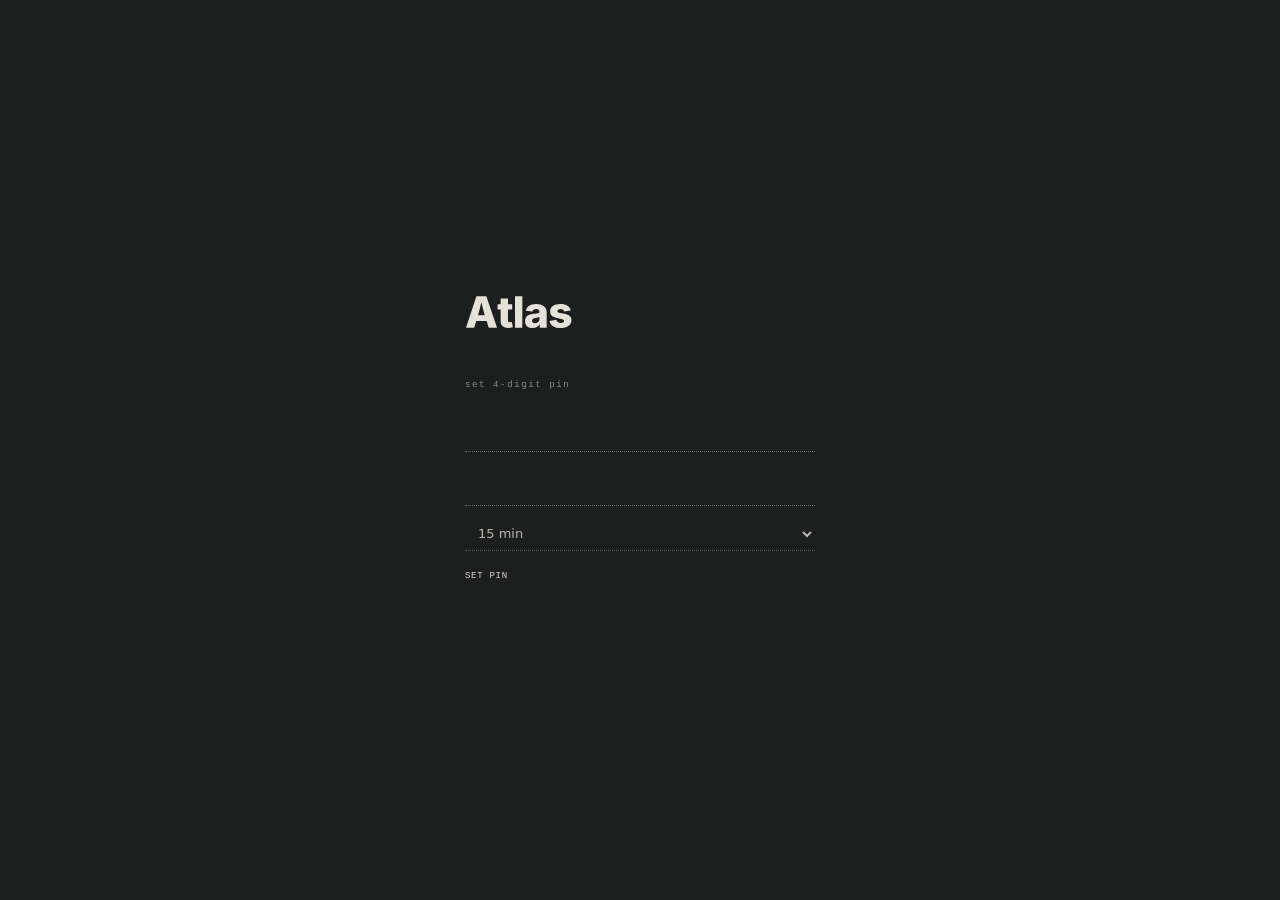
<file: index_0.10.8_backup.html>
<!DOCTYPE html>
<html lang="en-AU">
<head>
<meta charset="UTF-8" />
<meta name="viewport" content="width=device-width, initial-scale=1.0" />
<title>Atlas</title>
<link rel="manifest" href="./manifest.webmanifest" />
<meta name="theme-color" content="#202120" />
<meta name="application-name" content="Atlas" />
<meta name="apple-mobile-web-app-capable" content="yes" />
<meta name="apple-mobile-web-app-status-bar-style" content="black-translucent" />
<meta name="apple-mobile-web-app-title" content="Atlas" />
<link rel="apple-touch-icon" href="./atlas-192.png" />

<style>
:root{
  --bg:#dfdfd6;--paper:#efeee6;--paper2:#e7e6dd;--ink:#1d241f;--muted:#697169;--line:#9da39a;
  --green:#344b3a;--green2:#566b59;--sand:#b4a787;--amber:#a36f2c;--red:#82483f;--blue:#53656c;
  --shadow:0 10px 28px rgba(29,36,31,.08)
}
body[data-theme="night"]{
  --bg:#070b10;--paper:#0c1219;--paper2:#101821;--ink:#d9edf8;--muted:#7892a3;--line:#253746;
  --green:#1793d1;--green2:#33a9e6;--sand:#6f8797;--amber:#d7a84a;--red:#d46d67;--blue:#1793d1;
  --shadow:0 12px 34px rgba(0,0,0,.34)
}
*{box-sizing:border-box}
html{scroll-behavior:smooth}
body{margin:0;color:var(--ink);font-family:Inter,ui-sans-serif,system-ui,-apple-system,BlinkMacSystemFont,"Segoe UI",sans-serif;background:linear-gradient(180deg,#d8dad2 0,#e8e7df 100%);transition:background .2s,color .2s}
body[data-theme="night"]{background:radial-gradient(circle at 50% -10%,rgba(23,147,209,.10),transparent 34%),linear-gradient(180deg,#05080c 0,#080d12 100%)}
body:before{content:"";position:fixed;inset:0;pointer-events:none;opacity:.16;background-image:linear-gradient(rgba(29,36,31,.07) 1px,transparent 1px),linear-gradient(90deg,rgba(29,36,31,.07) 1px,transparent 1px);background-size:24px 24px}
body[data-theme="night"]:before{opacity:.22;background-image:linear-gradient(rgba(23,147,209,.055) 1px,transparent 1px),linear-gradient(90deg,rgba(23,147,209,.055) 1px,transparent 1px)}
button,input,select,textarea{font:inherit}
button{cursor:pointer}
.mono{font-family:"SFMono-Regular",Consolas,"Liberation Mono",monospace;letter-spacing:.055em}
.shell{max-width:1660px;margin:0 auto;padding:18px 22px 34px;position:relative;z-index:1}
.topbar{border-top:4px solid var(--green);border-bottom:1px solid var(--line);padding:8px 0 7px;display:flex;justify-content:space-between;gap:16px;align-items:center}
.brand-home{border:0;background:transparent;color:var(--ink);padding:0;margin:0;font-size:clamp(28px,3vw,36px);font-weight:780;line-height:1;letter-spacing:-.045em;text-align:left;flex:0 0 auto}
.brand-home:hover{color:var(--green)}
.actions,.tabs,.subtabs,.space-switch,.section-switch,.inline-actions{display:flex;gap:7px;align-items:center;flex-wrap:wrap}
.utility-actions{display:flex;align-items:center;justify-content:flex-end;gap:4px;flex-wrap:wrap;min-width:0}
.utility-btn,.utility-file{border:0;background:transparent;color:var(--ink);opacity:.62;padding:7px 8px;border-radius:3px;font:800 9.5px/1 "SFMono-Regular",Consolas,monospace;text-transform:uppercase;letter-spacing:.05em;transition:.14s}
.utility-btn:hover,.utility-file:hover{color:var(--green);background:rgba(52,75,58,.07);opacity:1}
.utility-accent{color:var(--green);opacity:.92}
body[data-theme="night"] .utility-btn:hover,body[data-theme="night"] .utility-file:hover{background:rgba(23,147,209,.08)}
.btn,.tab,.file-label{border:1px solid var(--muted);background:transparent;color:var(--ink);border-radius:4px;padding:9px 11px;font:800 10px/1 "SFMono-Regular",Consolas,monospace;text-transform:uppercase;letter-spacing:.055em;transition:.14s}
.btn:hover,.tab:hover,.file-label:hover{background:var(--ink);color:var(--paper)}
body[data-theme="night"] .btn:hover,body[data-theme="night"] .tab:hover,body[data-theme="night"] .file-label:hover{background:var(--green);color:#031018;border-color:var(--green)}
.btn.primary,.tab.active{background:var(--green);border-color:var(--green);color:#f3f1e8}
body[data-theme="night"] .btn.primary,body[data-theme="night"] .tab.active{color:#031018}
.btn.ghost{border-color:#9aa096;color:var(--muted)}
.btn.danger{color:var(--red);border-color:var(--red)}
.btn.small{padding:7px 8px;font-size:9px}
input[type=file]{display:none}
.navline{display:flex;justify-content:flex-end;gap:12px;align-items:center;border-bottom:1px solid var(--line);padding:8px 0}
.tabs{gap:4px}
.tab{border-color:transparent;padding:8px 10px}
.nav-switches{display:flex;justify-content:flex-end;gap:8px;align-items:center;flex-wrap:wrap}
.header-switch{display:flex;align-items:center;gap:5px;margin-left:3px;font:800 8px/1 "SFMono-Regular",Consolas,monospace;text-transform:uppercase;color:var(--muted);white-space:nowrap}.header-switch select{border:1px solid color-mix(in srgb,var(--line) 78%,transparent);background:transparent;border-radius:4px;padding:6px 25px 6px 7px;color:var(--ink);font:800 9px "SFMono-Regular",Consolas,monospace;text-transform:uppercase;opacity:.78}.header-switch select:hover,.header-switch select:focus{opacity:1;border-color:var(--green)}
.space-switch,.section-switch{font:800 8px/1 "SFMono-Regular",Consolas,monospace;text-transform:uppercase;color:var(--muted)}
.space-switch select,.section-switch select{border:1px solid var(--line);background:var(--paper);border-radius:4px;padding:6px 28px 6px 8px;color:var(--ink);font:800 9px "SFMono-Regular",Consolas,monospace;text-transform:uppercase}
.main{margin-top:6px}
.panel{background:rgba(241,240,232,.94);border:1px solid #a6aaa2;border-radius:6px;box-shadow:var(--shadow)}
.panel-head{padding:12px 14px;border-bottom:1px solid #b7bab2;display:flex;justify-content:space-between;gap:12px;align-items:center}
.panel-head h2,.panel-head h3{margin:0;font:850 11px/1.15 "SFMono-Regular",Consolas,monospace;text-transform:uppercase;letter-spacing:.07em}
body[data-theme="night"] .panel{background:rgba(12,18,25,.95);border-color:var(--line)}
body[data-theme="night"] .panel-head{border-color:var(--line)}
body[data-theme="night"] .card,body[data-theme="night"] .topic,body[data-theme="night"] .editor-section{background:var(--paper2);border-color:var(--line)}
body[data-theme="night"] .card:hover,body[data-theme="night"] .topic:hover{background:#111e28;border-color:var(--green)}
body[data-theme="night"] .note-body{color:#aec5d3}
body[data-theme="night"] .qrow,body[data-theme="night"] .note,body[data-theme="night"] .mrow,body[data-theme="night"] .daily-entry{border-color:var(--line)}
body[data-theme="night"] .modal,body[data-theme="night"] .modal-head{background:var(--paper);border-color:var(--line)}
body[data-theme="night"] .field input,body[data-theme="night"] .field select,body[data-theme="night"] .field textarea{background:#080d12;color:var(--ink);border-color:var(--line)}
.code{font:800 9px/1 "SFMono-Regular",Consolas,monospace;text-transform:uppercase;color:var(--muted)}
.grid{display:grid;gap:13px}.metrics{grid-template-columns:repeat(4,minmax(0,1fr));margin-bottom:13px}.metric{padding:13px 14px;min-height:92px}.metric .tiny{font:800 9px/1 "SFMono-Regular",Consolas,monospace;text-transform:uppercase;color:var(--green)}.metric .value{font-size:30px;font-weight:780;letter-spacing:-.045em;margin-top:8px}.metric .label{font-size:11px;color:var(--muted);margin-top:2px}
.hero-grid{grid-template-columns:minmax(0,1.75fr) minmax(300px,.65fr)}
.network-stage{position:relative;background:transparent;border:0;box-shadow:none}
.network-head{padding:8px 2px 10px;display:flex;justify-content:space-between;gap:12px;align-items:center;border-bottom:1px solid var(--line)}
.network-head h2{margin:0;font:850 11px/1.15 "SFMono-Regular",Consolas,monospace;text-transform:uppercase;letter-spacing:.07em}
.map-wrap{position:relative;padding:0;min-height:625px;overflow:hidden;background:transparent}
.home-network{margin-top:-2px}
.home-network .map-wrap{min-height:780px}
.home-network #network{height:780px}
body[data-theme="night"] .map-wrap{background:transparent}
#network{width:100%;height:620px;display:block;touch-action:none;cursor:grab}
#network.is-panning{cursor:grabbing}
.edge{stroke:#878e86;stroke-width:1.1;opacity:.54}.edge.cross{stroke:var(--green);stroke-dasharray:4 4;stroke-width:1.4;opacity:.75}
.node{cursor:pointer}.node circle{fill:#eeede5;stroke:#697169;stroke-width:1.4;transition:.15s}.node:hover circle{fill:#d8ddd5;stroke:var(--green);stroke-width:2}.node.active circle{fill:#d7e0d5;stroke:var(--green);stroke-width:2.4}.node.project circle{fill:#e8e0d0;stroke:var(--amber)}.node.note circle{fill:#e5e5dc;stroke:#8d938a}
body[data-theme="night"] .edge{stroke:#30546a;opacity:.62}
body[data-theme="night"] .edge.cross{stroke:var(--green);opacity:.9}
body[data-theme="night"] .node circle{fill:#091019;stroke:#31566c}
body[data-theme="night"] .node:hover circle{fill:#0d1b26;stroke:var(--green)}
body[data-theme="night"] .node.active circle{fill:#0b2331;stroke:var(--green)}
body[data-theme="night"] .node.note circle{fill:#081017;stroke:#365e74}
body[data-theme="night"] .node text{fill:#bfe9ff}.node text{pointer-events:none;text-anchor:middle;font-family:"SFMono-Regular",Consolas,monospace;fill:var(--ink);font-weight:800;letter-spacing:.02em}.node .sub{fill:var(--muted);font-weight:650}.node.level1 .label{font-size:14px}.node.level2 .label{font-size:11px}.node.level3 .label{font-size:9.8px}.node.level4 .label{font-size:8.3px}.node.level5 .label{font-size:7.2px}.node .sub{font-size:7px}
.map-controls{position:absolute;left:10px;right:10px;bottom:10px;display:flex;justify-content:space-between;gap:10px;align-items:end;pointer-events:none}.map-controls>*{pointer-events:auto}.map-hud{display:flex;gap:7px;align-items:center;flex-wrap:wrap}.depth,.zoom-controls{background:rgba(239,238,230,.86);border:1px solid rgba(157,163,154,.72);border-radius:4px;padding:7px 8px;display:flex;align-items:center;gap:8px;font:800 9px "SFMono-Regular",Consolas,monospace;text-transform:uppercase;backdrop-filter:blur(5px)}.depth input{width:115px;accent-color:var(--green)}.zoom-controls{gap:4px;padding:4px}.zoom-controls button{width:30px;height:30px;padding:0;border:0;background:transparent;color:var(--ink);font:850 14px/1 "SFMono-Regular",Consolas,monospace;border-radius:3px}.zoom-controls button:hover{background:var(--green);color:#f3f1e8}.zoom-controls .zoom-reset{width:54px;font-size:9px}.legend{display:flex;gap:9px;flex-wrap:wrap;background:rgba(239,238,230,.82);border:1px solid rgba(157,163,154,.68);border-radius:4px;padding:8px;font:750 8px "SFMono-Regular",Consolas,monospace;text-transform:uppercase;color:var(--muted);backdrop-filter:blur(5px)}.legend i{display:inline-block;border:1.5px solid var(--green);border-radius:50%;vertical-align:middle;margin-right:4px}.legend .l2{width:14px;height:14px}.legend .l3{width:11px;height:11px}.legend .l4{width:8px;height:8px}.legend .l5{width:6px;height:6px}
body[data-theme="night"] .depth,body[data-theme="night"] .zoom-controls,body[data-theme="night"] .legend{background:rgba(5,8,12,.78);border-color:rgba(37,55,70,.78)}
body[data-theme="night"] .zoom-controls button:hover{color:#031018}
.side{display:grid;gap:13px;align-content:start}.queue{padding:7px 11px 11px}.qrow{display:grid;grid-template-columns:auto 1fr auto;gap:9px;padding:10px 2px;border-bottom:1px solid #d0d3cb;align-items:start}.qrow:last-child{border-bottom:0}.dot{width:9px;height:9px;border-radius:50%;background:var(--green);margin-top:4px}.dot.amber{background:var(--amber)}.dot.grey{background:#8d938b}.qname{font-size:12px;font-weight:750}.qmeta{font-size:10.5px;color:var(--muted);margin-top:3px;line-height:1.35}.badge{font:800 8px/1 "SFMono-Regular",Consolas,monospace;text-transform:uppercase;border:1px solid #939a91;padding:4px 5px;border-radius:3px;color:var(--muted)}
.section{margin-top:13px}.workspace-head{display:flex;justify-content:space-between;gap:16px;align-items:end;padding:2px 0 12px}.workspace-title .crumb{font:800 9px/1 "SFMono-Regular",Consolas,monospace;text-transform:uppercase;color:var(--green)}.workspace-title h2{margin:5px 0 3px;font-size:28px;letter-spacing:-.035em}.workspace-title p{margin:0;color:var(--muted);font-size:12px}.subtabs{border-bottom:1px solid var(--line);padding-bottom:8px}.subtabs .tab{padding:7px 9px;font-size:9px}.workspace{margin-top:12px}.workspace-grid{grid-template-columns:minmax(0,1.25fr) minmax(300px,.75fr)}
.cards{display:grid;grid-template-columns:repeat(2,minmax(0,1fr));gap:11px;padding:11px}.card{border:1px solid #a9aea6;background:#ecebe3;border-radius:5px;padding:13px}.clickable{cursor:pointer}.clickable:hover{border-color:var(--green);background:#e8eae1}.card-top{display:flex;justify-content:space-between;gap:10px;align-items:start}.card h4{margin:0;font-size:14px;letter-spacing:-.015em}.card p{font-size:11px;line-height:1.45;color:var(--muted);margin:6px 0 0}.progress{height:7px;background:#d0d3cb;border:1px solid #b4b9b0;border-radius:2px;overflow:hidden;margin-top:12px}.bar{height:100%;background:var(--green)}.card-foot{display:flex;justify-content:space-between;gap:10px;margin-top:7px;font:750 9px/1.35 "SFMono-Regular",Consolas,monospace;text-transform:uppercase;color:var(--muted)}
.milestones{padding:9px 13px 13px}.mrow{display:grid;grid-template-columns:18px 1fr auto;gap:8px;padding:9px 0;border-bottom:1px solid #d0d3cb;align-items:center}.mrow:last-child{border-bottom:0}.mark{width:12px;height:12px;border:1.5px solid #818880;border-radius:50%}.mark.done{background:var(--green);border-color:var(--green)}.mark.current{border:3px solid var(--amber)}.mname{font-size:12px}.mmeta{font:750 8px "SFMono-Regular",Consolas,monospace;text-transform:uppercase;color:var(--muted)}
.notes-list{padding:8px 12px 12px}.note{padding:11px 2px;border-bottom:1px solid #d0d3cb}.note:last-child{border-bottom:0}.note-top{display:flex;justify-content:space-between;gap:9px}.note-title{font-size:13px;font-weight:760}.note-type{font:800 8px "SFMono-Regular",Consolas,monospace;text-transform:uppercase;color:var(--green)}.note-body{font-size:11.5px;color:#3e463f;line-height:1.5;margin-top:5px;white-space:pre-wrap}.meta{font:750 8.5px "SFMono-Regular",Consolas,monospace;color:var(--muted);text-transform:uppercase;margin-top:7px}.tags{display:flex;gap:5px;flex-wrap:wrap;margin-top:7px}.tag{font:750 8px "SFMono-Regular",Consolas,monospace;text-transform:uppercase;border:1px solid #9ca299;border-radius:3px;padding:3px 5px;color:var(--muted)}
.topic-grid{display:grid;grid-template-columns:repeat(3,minmax(0,1fr));gap:9px;padding:10px}.topic{border:1px solid #b0b4ac;background:#ecebe3;border-radius:5px;padding:11px;cursor:pointer}.topic:hover{border-color:var(--green)}.topic .k{font:800 8px "SFMono-Regular",Consolas,monospace;text-transform:uppercase;color:var(--green)}.topic strong{display:block;margin-top:4px;font-size:12px}.topic span{display:block;color:var(--muted);font-size:10.5px;margin-top:3px}
.daily{padding:13px}.day-head{display:flex;justify-content:space-between;gap:10px;align-items:center}.day-title{font-size:18px;font-weight:780}.daily-entry{padding:10px 0;border-bottom:1px solid #d0d3cb}.daily-entry:last-child{border-bottom:0}.daily-time{font:800 8px "SFMono-Regular",Consolas,monospace;color:var(--muted);text-transform:uppercase}.daily-text{font-size:12px;line-height:1.45;margin-top:3px}
.empty{padding:22px;color:var(--muted);text-align:center;border:1px dashed #adb2aa;border-radius:5px;font-size:11px}
.footer{text-align:right;color:var(--muted);font:750 8px/1.5 "SFMono-Regular",Consolas,monospace;text-transform:uppercase;padding-top:16px}

.home-stack{display:grid;gap:10px;margin-top:13px}
.fold{border:1px solid #a6aaa2;border-radius:6px;background:rgba(241,240,232,.94);box-shadow:var(--shadow);overflow:hidden}
.fold>summary{list-style:none;display:flex;justify-content:space-between;gap:12px;align-items:center;padding:13px 14px;cursor:pointer;font:850 10px/1.2 "SFMono-Regular",Consolas,monospace;text-transform:uppercase;letter-spacing:.07em}
.fold>summary::-webkit-details-marker{display:none}
.fold>summary:after{content:"+";font-size:16px;line-height:1;color:var(--muted)}
.fold[open]>summary:after{content:"−";color:var(--green)}
.fold[open]>summary{border-bottom:1px solid #b7bab2}
.fold-body{padding:11px}
.fold-body .metrics{margin-bottom:0}
body[data-theme="night"] .fold{background:rgba(12,18,25,.95);border-color:var(--line)}
body[data-theme="night"] .fold[open]>summary{border-color:var(--line)}
.home-queues{display:grid;grid-template-columns:1fr 1fr;gap:11px}
@media(max-width:850px){.home-queues{grid-template-columns:1fr}.home-network .map-wrap{min-height:580px}.home-network #network{height:575px}}

/* overlays */
.overlay{position:fixed;inset:0;z-index:40;background:rgba(18,23,19,.34);display:none;align-items:flex-start;justify-content:center;padding:5vh 12px;overflow:auto}.overlay.open{display:flex}.modal{width:min(760px,96vw);background:#efeee6;border:1px solid #666e66;border-radius:6px;box-shadow:0 24px 70px rgba(17,22,18,.3)}.modal.wide{width:min(1260px,97vw)}.modal-head{padding:14px 15px;border-bottom:1px solid #b3b7af;display:flex;justify-content:space-between;gap:10px;align-items:start;position:sticky;top:0;background:#efeee6;z-index:2}.modal-head h3{margin:4px 0 0;font-size:22px;letter-spacing:-.025em}.modal-body{padding:15px}.form{display:grid;gap:11px}.field label{display:block;font:800 8.5px "SFMono-Regular",Consolas,monospace;text-transform:uppercase;color:var(--muted);margin-bottom:5px}.field input,.field select,.field textarea{width:100%;border:1px solid #969d94;border-radius:4px;background:#f6f5ee;color:var(--ink);padding:9px 10px;font-size:12px}.field textarea{min-height:96px;resize:vertical}.row2{display:grid;grid-template-columns:1fr 1fr;gap:9px}.row3{display:grid;grid-template-columns:repeat(3,1fr);gap:9px}.checkline{display:flex;gap:8px;align-items:center;font-size:11px}.checkline input{accent-color:var(--green)}
.editor-grid{display:grid;grid-template-columns:210px minmax(0,1fr);gap:13px}.editor-nav{display:grid;gap:5px;align-content:start}.editor-nav button{text-align:left}.editor-pane{min-width:0}.editor-section{border:1px solid #adb2aa;border-radius:5px;background:#eae9e1;margin-bottom:10px}.editor-section-head{padding:10px 11px;border-bottom:1px solid #b9bdb5;display:flex;justify-content:space-between;gap:8px;align-items:center}.editor-section-head h4{margin:0;font:800 9px "SFMono-Regular",Consolas,monospace;text-transform:uppercase}.editor-section-body{padding:10px}.table-list{display:grid;gap:7px}.edit-row{display:grid;grid-template-columns:1.1fr .7fr .7fr auto;gap:7px;align-items:end;border:1px solid #bdc1b9;border-radius:4px;padding:8px;background:#efeee7}.edit-row.project-row{grid-template-columns:1.4fr .65fr .75fr auto}.edit-row.note-row{grid-template-columns:1.2fr .6fr .75fr auto}.edit-row input,.edit-row select{width:100%;border:1px solid #9da39a;background:#f6f5ee;border-radius:3px;padding:7px;font-size:10px}.edit-row label{display:block;font:750 7.5px "SFMono-Regular",Consolas,monospace;color:var(--muted);text-transform:uppercase;margin-bottom:3px}.project-editor{display:grid;gap:10px}.mini-list{display:grid;gap:6px}.mini-row{display:grid;grid-template-columns:auto 1fr auto;gap:7px;align-items:center;border-bottom:1px solid #d0d3cb;padding:6px 0}.mini-row input[type=text]{width:100%;border:1px solid #a0a69d;border-radius:3px;background:#f7f6ef;padding:7px;font-size:10px}.mini-row input[type=checkbox]{accent-color:var(--green)}

.lock-screen{position:fixed;inset:0;z-index:300;display:none;align-items:center;justify-content:center;padding:20px;background:#05080c;color:#d9edf8;overflow:auto}.lock-screen.open{display:flex}.lock-card{width:min(420px,94vw);padding:28px 26px 24px;border-top:3px solid #1793d1;background:#080d12;border-bottom:1px solid #253746}.lock-brand{font-size:38px;font-weight:780;letter-spacing:-.045em;line-height:1;margin:0 0 28px;color:#d9edf8}.lock-kicker{font:800 9px/1 "SFMono-Regular",Consolas,monospace;text-transform:uppercase;letter-spacing:.08em;color:#1793d1;margin-bottom:7px}.lock-title{font-size:20px;font-weight:720;letter-spacing:-.025em;margin:0 0 7px}.lock-copy{font-size:11px;line-height:1.55;color:#7892a3;margin:0 0 18px}.lock-field{margin:0 0 11px}.lock-field label{display:block;font:800 8.5px "SFMono-Regular",Consolas,monospace;text-transform:uppercase;letter-spacing:.06em;color:#7892a3;margin:0 0 5px}.lock-field input,.lock-field select{width:100%;border:1px solid #253746;border-radius:4px;background:#05080c;color:#d9edf8;padding:11px 12px;font-size:13px;outline:none}.lock-field input:focus,.lock-field select:focus{border-color:#1793d1}.lock-actions{display:flex;gap:8px;align-items:center;flex-wrap:wrap;margin-top:15px}.lock-primary,.lock-secondary{border:1px solid #1793d1;border-radius:4px;padding:10px 12px;font:800 9.5px/1 "SFMono-Regular",Consolas,monospace;text-transform:uppercase;letter-spacing:.055em}.lock-primary{background:#1793d1;color:#031018}.lock-secondary{background:transparent;color:#9fcfe7;border-color:#31566c}.lock-primary:disabled{opacity:.42;cursor:not-allowed}.lock-check{display:flex;gap:8px;align-items:center;color:#7892a3;font-size:10px;margin-top:10px}.lock-check input{accent-color:#1793d1}.lock-message{min-height:16px;margin-top:10px;font:750 9px/1.45 "SFMono-Regular",Consolas,monospace;color:#d7a84a}.recovery-key{display:block;width:100%;margin:12px 0;padding:12px;border:1px dashed #1793d1;background:#05080c;color:#bfe9ff;font:800 12px/1.5 "SFMono-Regular",Consolas,monospace;letter-spacing:.08em;text-align:center}.lock-note{margin-top:16px;padding-top:12px;border-top:1px solid #1b2a35;color:#607b8c;font-size:9px;line-height:1.5}.atlas-locked{overflow:hidden}
.toast{position:fixed;right:18px;bottom:18px;z-index:80;background:var(--ink);color:var(--paper);border-radius:4px;padding:9px 11px;font:750 9px "SFMono-Regular",Consolas,monospace;text-transform:uppercase;opacity:0;transform:translateY(8px);pointer-events:none;transition:.18s}.toast.show{opacity:1;transform:translateY(0)}


/* Atlas 0.10.2 · quiet spherical graph + utility rail */
:root{--graph-work:202;--graph-life:92;--graph-creative:272;--graph-daily:34}
.network-stage{isolation:isolate}
.map-wrap:before{display:none}
.sphere-guide{fill:none;stroke:color-mix(in srgb,var(--muted) 32%,transparent);stroke-width:.55;stroke-dasharray:2 12;opacity:.09;pointer-events:none;vector-effect:non-scaling-stroke}
.sphere-guide.back{opacity:.045}.sphere-guide.front{opacity:.10}
.edge{fill:none;stroke:color-mix(in srgb,var(--muted) 72%,transparent);stroke-width:.68;opacity:.25;vector-effect:non-scaling-stroke}
.edge.tree{stroke-dasharray:none}.edge.cross{stroke-width:.9;stroke-dasharray:2 5;opacity:.55}
.node{cursor:pointer}
.node .node-disc{stroke:color-mix(in srgb,var(--bg) 82%,var(--ink));stroke-width:.8;vector-effect:non-scaling-stroke;transition:r .12s,stroke-width .12s,opacity .12s}
.node:hover .node-disc{stroke:var(--ink);stroke-width:1.4}
.node.active .node-disc{stroke:var(--ink);stroke-width:1.6}
.node .node-ring{fill:none;stroke-width:.6;opacity:.34;vector-effect:non-scaling-stroke}
.node text{pointer-events:none;text-anchor:middle;font-family:Inter,ui-sans-serif,system-ui,-apple-system,BlinkMacSystemFont,"Segoe UI",sans-serif;fill:var(--ink);font-weight:560;letter-spacing:0;paint-order:stroke;stroke:color-mix(in srgb,var(--bg) 92%,transparent);stroke-width:2px;stroke-linejoin:round}
.node.level2 text{font-size:9.4px;font-weight:680}.node.level3 text{font-size:8.5px;font-weight:620}.node.level4 text{font-size:7.6px}.node.level5 text{font-size:6.8px;color:var(--muted)}
.node.is-back{opacity:.62}.node.is-front{opacity:1}.node.note{opacity:.72}.node.note:hover{opacity:1}
body[data-theme="night"] .node text{fill:#cbd7df;stroke:#05080c;stroke-width:2.4px}
body[data-theme="night"] .node.level4 text,body[data-theme="night"] .node.level5 text{fill:#9fb0bc}
body[data-theme="night"] .edge{stroke:#355063;opacity:.28}
body[data-theme="night"] .edge.cross{opacity:.58}
.constellation-legend i{box-shadow:none!important}

/* Linux-style collapsible utility rail */
.utility-rail{position:fixed;z-index:18;left:max(8px,calc((100vw - 1660px)/2 + 4px));top:92px;width:38px;padding:4px;display:grid;gap:4px;border:1px solid color-mix(in srgb,var(--line) 72%,transparent);background:color-mix(in srgb,var(--paper) 84%,transparent);backdrop-filter:blur(10px);border-radius:4px}
.utility-rail button{width:28px;height:32px;border:0;background:transparent;color:var(--muted);font:800 8px/1 "SFMono-Regular",Consolas,monospace;letter-spacing:.02em;border-radius:3px;padding:0}
.utility-rail button:hover,.utility-rail button.active{color:var(--green);background:color-mix(in srgb,var(--green) 9%,transparent)}
.utility-pane{position:fixed;z-index:17;left:max(50px,calc((100vw - 1660px)/2 + 46px));top:92px;width:min(320px,calc(100vw - 64px));max-height:calc(100vh - 112px);overflow:auto;border:1px solid color-mix(in srgb,var(--line) 78%,transparent);background:color-mix(in srgb,var(--paper) 94%,transparent);backdrop-filter:blur(14px);border-radius:4px;box-shadow:0 18px 42px rgba(0,0,0,.13);display:none}
.utility-pane.open{display:block}.utility-pane-head{display:flex;align-items:center;justify-content:space-between;gap:8px;padding:10px 11px;border-bottom:1px solid var(--line)}.utility-pane-head strong{font:800 9px/1 "SFMono-Regular",Consolas,monospace;text-transform:uppercase;letter-spacing:.06em}.utility-pane-close{border:0;background:transparent;color:var(--muted);font-size:18px;line-height:1;padding:2px 5px}.utility-pane-close:hover{color:var(--green)}
.utility-pane-body{padding:10px}.scratch-area{width:100%;min-height:230px;resize:vertical;border:1px solid var(--line);border-radius:3px;background:transparent;color:var(--ink);padding:10px;font-size:11px;line-height:1.55}.scratch-area:focus{outline:1px solid var(--green);border-color:var(--green)}.utility-help{font-size:9px;color:var(--muted);line-height:1.45;margin:7px 0 10px}.utility-actions-row{display:flex;gap:6px;align-items:center;flex-wrap:wrap}.utility-actions-row button{border:1px solid var(--line);background:transparent;color:var(--ink);border-radius:3px;padding:7px 8px;font:800 8px/1 "SFMono-Regular",Consolas,monospace;text-transform:uppercase}.utility-actions-row button:hover{border-color:var(--green);color:var(--green)}
.quick-add{display:grid;grid-template-columns:1fr auto;gap:6px;margin-bottom:9px}.quick-add input{min-width:0;border:1px solid var(--line);border-radius:3px;background:transparent;color:var(--ink);padding:8px 9px;font-size:10px}.quick-add button{border:1px solid var(--green);background:transparent;color:var(--green);border-radius:3px;padding:7px 9px;font:800 8px "SFMono-Regular",Consolas,monospace;text-transform:uppercase}.quick-list{display:grid;gap:0}.quick-todo{display:grid;grid-template-columns:auto 1fr auto;gap:7px;align-items:start;padding:8px 0;border-bottom:1px solid color-mix(in srgb,var(--line) 62%,transparent);font-size:10px;line-height:1.35}.quick-todo input{accent-color:var(--green);margin-top:2px}.quick-todo.done span{text-decoration:line-through;opacity:.48}.quick-todo button{border:0;background:transparent;color:var(--muted);font-size:13px;padding:0 3px}.quick-upcoming{display:grid;gap:7px}.quick-event{border:0;border-left:2px solid var(--green);background:color-mix(in srgb,var(--green) 5%,transparent);color:var(--ink);text-align:left;border-radius:2px;padding:8px 9px}.quick-event strong{display:block;font-size:10px;font-weight:650}.quick-event small{display:block;margin-top:3px;color:var(--muted);font:700 8px "SFMono-Regular",Consolas,monospace;text-transform:uppercase}
body[data-theme="night"] .utility-rail,body[data-theme="night"] .utility-pane{background:rgba(7,12,17,.92);border-color:#223442}.profile-chip{font:800 8px/1 "SFMono-Regular",Consolas,monospace;text-transform:uppercase;color:var(--muted)}
@media(max-width:720px){.utility-rail{left:7px;top:auto;bottom:10px;grid-auto-flow:column;width:auto}.utility-pane{left:7px;right:7px;bottom:51px;top:auto;width:auto;max-height:58vh}}
.calendar-head{display:flex;justify-content:space-between;gap:12px;align-items:flex-end;margin:14px 0 10px}.calendar-head h2{font-size:28px;letter-spacing:-.04em;margin:3px 0 0}.calendar-toolbar{display:flex;align-items:center;gap:6px;flex-wrap:wrap}.calendar-grid{display:grid;grid-template-columns:repeat(7,minmax(0,1fr));border-top:1px solid var(--line);border-left:1px solid var(--line);background:color-mix(in srgb,var(--paper) 38%,transparent)}.cal-weekday{padding:8px 9px;border-right:1px solid var(--line);border-bottom:1px solid var(--line);font:800 8px "SFMono-Regular",Consolas,monospace;text-transform:uppercase;color:var(--muted)}.cal-cell{min-height:116px;padding:7px;border-right:1px solid var(--line);border-bottom:1px solid var(--line);position:relative}.cal-cell.out{opacity:.34}.cal-cell.today{background:color-mix(in srgb,var(--green) 7%,transparent)}.cal-day{font:800 9px "SFMono-Regular",Consolas,monospace;color:var(--muted);margin-bottom:6px}.cal-event{display:block;width:100%;border:0;border-left:2px solid var(--event-hue,var(--green));background:color-mix(in srgb,var(--event-hue,var(--green)) 9%,transparent);color:var(--ink);text-align:left;padding:5px 6px;margin:0 0 4px;border-radius:2px;font-size:9px;line-height:1.25}.cal-event:hover{background:color-mix(in srgb,var(--event-hue,var(--green)) 17%,transparent)}.cal-event small{display:block;color:var(--muted);font-size:7.5px;margin-top:2px}.cal-entangled:after{content:" ⟷";color:var(--event-hue,var(--green))}.entangle-row{display:flex;gap:10px;align-items:flex-start;border:1px solid var(--line);padding:10px;border-radius:4px;background:color-mix(in srgb,var(--green) 4%,transparent);cursor:pointer}.entangle-row input{margin-top:2px;accent-color:var(--green)}.entangle-row strong{display:block;font:800 10px "SFMono-Regular",Consolas,monospace;text-transform:uppercase}.entangle-row small{display:block;color:var(--muted);font-size:9px;margin-top:3px}.profile-grid{display:grid;grid-template-columns:repeat(3,minmax(0,1fr));gap:10px}.profile-card{border:1px solid var(--line);background:var(--paper2);padding:12px;border-radius:4px}.profile-card .profile-glyph{width:34px;height:34px;border:1px solid var(--green);border-radius:50%;display:grid;place-items:center;color:var(--green);font:800 9px "SFMono-Regular",Consolas,monospace;margin-bottom:9px}.profile-card p{font-size:10px;color:var(--muted);line-height:1.45}.constellation-legend i{width:7px!important;height:7px!important;border:0!important;box-shadow:0 0 8px currentColor}
@media(max-width:800px){.calendar-grid{grid-template-columns:1fr}.cal-weekday{display:none}.cal-cell{min-height:auto}.cal-cell.out{display:none}.profile-grid{grid-template-columns:1fr}}

@media(max-width:1050px){.hero-grid,.workspace-grid{grid-template-columns:1fr}.metrics{grid-template-columns:repeat(2,1fr)}.map-wrap{min-height:445px}#network{height:440px}.editor-grid{grid-template-columns:1fr}.editor-nav{display:flex;flex-wrap:wrap}.topic-grid{grid-template-columns:repeat(2,1fr)}}
@media(max-width:700px){.shell{padding:12px}.topbar{align-items:flex-start;flex-direction:column}.workspace-head{align-items:flex-start;flex-direction:column}.navline{justify-content:flex-start}.utility-actions{justify-content:flex-start;width:100%}.nav-switches{justify-content:flex-start}.actions{justify-content:flex-start}.metrics,.cards,.topic-grid,.row2,.row3{grid-template-columns:1fr}.map-wrap{min-height:470px}#network{height:465px}.map-controls{position:absolute;padding:0;align-items:flex-start;flex-direction:column;left:8px;right:8px;bottom:8px}.legend{display:none}.edit-row,.edit-row.project-row,.edit-row.note-row{grid-template-columns:1fr}.modal{margin-top:0}.space-switch,.section-switch{justify-content:space-between}}

/* Atlas 0.10.3 · quiet material UI */
:root{
  --bg:#d8d5cd;--paper:#e4e1d9;--paper2:#dddad2;--ink:#252724;--muted:#747770;--line:#a8aaa3;
  --green:#7d8987;--green2:#8b9491;--sand:#938c80;--amber:#928879;--red:#806f6b;--blue:#7b858b;
  --shadow:none
}
body[data-theme="night"]{
  --bg:#111310;--paper:#171916;--paper2:#1b1d1a;--ink:#d8d5cd;--muted:#858981;--line:#30332f;
  --green:#879391;--green2:#929c99;--sand:#988f82;--amber:#918779;--red:#897875;--blue:#7b878c;
  --shadow:none
}
body,body[data-theme="night"]{background:var(--bg)!important}
body:before,body[data-theme="night"]:before{display:none!important;background:none!important}
.shell{background:transparent}
.topbar{border-top:2px solid color-mix(in srgb,var(--blue) 72%,var(--line));border-bottom:1px solid var(--line);padding-top:10px}
.brand-home{width:112px;height:34px;display:flex;align-items:center}
.atlas-wordmark{display:block;width:108px;height:30px;fill:currentColor}
body[data-theme="night"] .atlas-wordmark,.atlas-wordmark-lock{fill:currentColor}
.lock-brand{margin:0 0 34px;display:flex;justify-content:center;color:#d8d5cd}
.atlas-wordmark-lock{width:112px;height:32px}
.utility-btn,.utility-file{color:var(--muted);opacity:.78;font-weight:650}
.utility-btn:hover,.utility-file:hover{color:var(--ink);background:color-mix(in srgb,var(--ink) 5%,transparent);opacity:1}
.utility-accent{color:var(--blue);opacity:.86}
body[data-theme="night"] .utility-btn:hover,body[data-theme="night"] .utility-file:hover{background:rgba(255,255,255,.035)}
.brand-home:hover{color:var(--ink)!important}
.header-switch select,.space-switch select,.section-switch select{background:transparent;border-color:color-mix(in srgb,var(--line) 82%,transparent)}
.panel,.editor-section,.profile-card{box-shadow:none}
.home-network .map-wrap{background:transparent}
.sphere-guide{display:none!important}
.edge{stroke:color-mix(in srgb,var(--muted) 56%,transparent)!important;stroke-width:.58!important;opacity:.23!important}
.edge.cross{stroke-width:.78!important;stroke-dasharray:2 5!important;opacity:.42!important}
.node .node-disc{fill:var(--paper2)!important;stroke-width:.85!important;opacity:.96}
.node:hover .node-disc{stroke:var(--ink)!important;stroke-width:1.2!important}
.node.active .node-disc{stroke:var(--ink)!important;stroke-width:1.35!important}
.node .node-ring{display:none!important}
.node text{
  font-family:"Courier New",Courier,ui-monospace,monospace!important;
  fill:var(--muted)!important;
  font-weight:500!important;
  letter-spacing:.065em!important;
  paint-order:stroke!important;
  stroke:var(--bg)!important;
  stroke-width:2.2px!important;
}
.node.level2 text{font-size:8.3px!important;font-weight:600!important}
.node.level3 text{font-size:7.8px!important;font-weight:600!important}
.node.level4 text{font-size:7.2px!important}
.node.level5 text{font-size:6.5px!important}
.node.is-back{opacity:.72}.node.is-front{opacity:1}
body[data-theme="night"] .node text{fill:#aaa9a2!important;stroke:var(--bg)!important}
body[data-theme="night"] .edge{stroke:#686c68!important;opacity:.22!important}
.constellation-legend i{opacity:.7}
.map-wrap{background:transparent!important}

/* Minimal PIN lock */
.lock-screen{background:#111310;color:#d8d5cd;padding:20px}
.lock-card{width:min(300px,90vw);padding:0;background:transparent;border:0;box-shadow:none;text-align:center}
.lock-kicker{display:none}
.lock-title{margin:0 0 18px;font:500 10px/1.3 "Courier New",Courier,monospace;text-transform:uppercase;letter-spacing:.12em;color:#969991}
.lock-copy{margin:0 0 14px;font-size:10px;line-height:1.45;color:#747870}
.lock-field{margin:0 auto 11px}
.lock-field label{display:none}
.lock-field input.pin-input{
  width:156px;margin:0 auto;display:block;border:0;border-bottom:1px solid #4a4e48;border-radius:0;
  background:transparent;color:#d8d5cd;padding:10px 3px 9px;text-align:center;
  font:500 26px/1 "Courier New",Courier,monospace;letter-spacing:.52em;text-indent:.52em;outline:none
}
.lock-field input.pin-input:focus{border-color:#8a9692}
.lock-field select{width:156px;margin:0 auto;display:block;background:transparent;color:#b8b6af;border:1px solid #373a35;padding:8px 9px}
.lock-actions{justify-content:center;margin-top:14px}
.lock-primary,.lock-secondary{border:0;background:transparent;border-radius:0;padding:7px 9px;color:#9da099;font:500 9px/1 "Courier New",Courier,monospace;letter-spacing:.08em}
.lock-primary{color:#d8d5cd}
.lock-primary:hover,.lock-secondary:hover{color:#fff}
.lock-check{justify-content:center;color:#6f736c;font-size:9px}
.lock-message{margin-top:10px;color:#9b8d79;font:500 9px/1.4 "Courier New",Courier,monospace}
.recovery-key{border:1px solid #3b3e39;background:transparent;color:#c4c1b9;font:500 11px/1.5 "Courier New",Courier,monospace}
.lock-note{border-top:0;color:#646861;font-size:8.5px}


/* Atlas 0.10.4 · restrained Life OS interface */
:root{
  --bg:#e6e2da;--paper:#e6e2da;--paper2:#e6e2da;--ink:#282925;--muted:#777871;--line:#aaa79f;
  --green:#858b88;--green2:#8f9491;--sand:#918a80;--amber:#8f877d;--red:#82736f;--blue:#818b90;
  --graph-hue-1:#7f8583;--graph-hue-2:#8b867e;--graph-hue-3:#7e888c;--graph-hue-4:#898780;--graph-hue-5:#858a86;--graph-hue-6:#83888a;
  --shadow:none
}
body[data-theme="night"]{
  --bg:#202120;--paper:#202120;--paper2:#202120;--ink:#e4e1d9;--muted:#85857f;--line:#4a4a46;
  --green:#929794;--green2:#999d99;--sand:#9a9287;--amber:#958e84;--red:#8f807b;--blue:#8c969b;
  --graph-hue-1:#8e9391;--graph-hue-2:#9b9489;--graph-hue-3:#89949a;--graph-hue-4:#96928a;--graph-hue-5:#909590;--graph-hue-6:#8d9497;
  --shadow:none
}
html,body{background:var(--bg)!important}
body{font-family:Inter,ui-sans-serif,system-ui,-apple-system,BlinkMacSystemFont,"Segoe UI",sans-serif}
.shell{max-width:1660px;padding-top:16px}
.topbar{
  border-top:1px solid color-mix(in srgb,var(--line) 88%,transparent)!important;
  border-bottom:1px dotted color-mix(in srgb,var(--line) 82%,transparent)!important;
  padding:8px 0 10px!important;
  min-height:55px;
}
.brand-home{width:118px;height:38px;color:var(--ink)!important;opacity:.98}
.atlas-wordmark{display:block;width:116px;height:37px;fill:currentColor!important}
.atlas-wordmark-lock{width:124px;height:40px}
.utility-actions{gap:2px}
.utility-btn,.utility-file{
  color:var(--muted)!important;opacity:.8!important;padding:7px 8px!important;
  font:600 9.5px/1 "Courier New",Courier,monospace!important;letter-spacing:.075em!important;
}
.utility-btn:hover,.utility-file:hover,.utility-accent:hover{color:var(--ink)!important;background:transparent!important;opacity:1!important}
.utility-accent{color:var(--muted)!important;opacity:.88!important}
.header-switch{font:600 8px/1 "Courier New",Courier,monospace!important;color:var(--muted)!important;letter-spacing:.055em}
.header-switch select,.space-switch select,.section-switch select{
  border:0!important;border-bottom:1px solid color-mix(in srgb,var(--line) 78%,transparent)!important;
  border-radius:0!important;background:transparent!important;color:var(--ink)!important;
  padding:5px 22px 5px 5px!important;font:600 9px "Courier New",Courier,monospace!important;
}
.header-switch select:hover,.header-switch select:focus{border-color:var(--ink)!important;outline:none}

/* Every main surface uses the same material; hierarchy comes from lines and spacing, not colour blocks. */
.panel,.fold,.card,.topic,.editor-section,.profile-card,.edit-row,.modal,.modal-head,
body[data-theme="night"] .panel,body[data-theme="night"] .fold,body[data-theme="night"] .card,
body[data-theme="night"] .topic,body[data-theme="night"] .editor-section,body[data-theme="night"] .modal,
body[data-theme="night"] .modal-head,body[data-theme="night"] .profile-card{
  background:var(--bg)!important;box-shadow:none!important;border-color:var(--line)!important;
}
.panel,.fold,.card,.topic,.editor-section,.profile-card,.modal,.edit-row{border-radius:3px!important}
.panel-head,.fold[open]>summary,.editor-section-head,.modal-head{border-color:var(--line)!important}
.card:hover,.topic:hover,.clickable:hover,body[data-theme="night"] .card:hover,body[data-theme="night"] .topic:hover{
  background:color-mix(in srgb,var(--ink) 2.5%,transparent)!important;border-color:color-mix(in srgb,var(--ink) 45%,var(--line))!important;
}
.metric .tiny,.workspace-title .crumb,.note-type,.topic .k{color:var(--muted)!important}
.metric .value{color:var(--ink)}
.note-body,body[data-theme="night"] .note-body{color:color-mix(in srgb,var(--ink) 82%,var(--muted))!important}
.qrow,.note,.mrow,.daily-entry,.mini-row{border-color:color-mix(in srgb,var(--line) 72%,transparent)!important}
.progress{background:transparent!important;border-color:var(--line)!important}.bar{background:var(--muted)!important}
.mark.done,.dot{background:var(--muted)!important;border-color:var(--muted)!important}.dot.amber{background:var(--sand)!important}
.btn,.tab,.file-label{border-color:var(--line)!important;color:var(--muted)!important;background:transparent!important;border-radius:2px!important}
.btn:hover,.tab:hover,.file-label:hover,body[data-theme="night"] .btn:hover,body[data-theme="night"] .tab:hover,body[data-theme="night"] .file-label:hover{
  color:var(--ink)!important;background:transparent!important;border-color:var(--ink)!important
}
.btn.primary,.tab.active,body[data-theme="night"] .btn.primary,body[data-theme="night"] .tab.active{
  color:var(--ink)!important;background:transparent!important;border-color:var(--ink)!important
}

/* Graph: no special night-only blue. The same restrained palette remaps with the theme variables above. */
.edge,body[data-theme="night"] .edge{stroke:color-mix(in srgb,var(--muted) 68%,transparent)!important;opacity:.26!important}
.edge.cross,body[data-theme="night"] .edge.cross{opacity:.44!important}
.node .node-disc,body[data-theme="night"] .node .node-disc{fill:var(--bg)!important;stroke-width:.82!important}
.node:hover .node-disc,.node.active .node-disc,body[data-theme="night"] .node:hover .node-disc,body[data-theme="night"] .node.active .node-disc{stroke:var(--ink)!important}
.node text,body[data-theme="night"] .node text{
  fill:var(--muted)!important;stroke:var(--bg)!important;stroke-width:2px!important;
  font-family:"Courier New",Courier,monospace!important;font-weight:500!important;letter-spacing:.07em!important
}
.node.level2 text{font-size:8.2px!important}.node.level3 text{font-size:7.7px!important}.node.level4 text{font-size:7.1px!important}.node.level5 text{font-size:6.4px!important}
.constellation-legend{color:var(--muted)!important}.constellation-legend i{box-shadow:none!important;opacity:.72}

.depth,.zoom-controls,.legend,body[data-theme="night"] .depth,body[data-theme="night"] .zoom-controls,body[data-theme="night"] .legend{
  background:var(--bg)!important;border-color:var(--line)!important;backdrop-filter:none!important;border-radius:2px!important;color:var(--muted)!important
}
.zoom-controls button{color:var(--muted)!important}.zoom-controls button:hover{color:var(--ink)!important;background:transparent!important}
.depth input{accent-color:var(--muted)!important}

.utility-rail,.utility-pane,body[data-theme="night"] .utility-rail,body[data-theme="night"] .utility-pane{
  background:var(--bg)!important;border-color:var(--line)!important;backdrop-filter:none!important;box-shadow:none!important;border-radius:2px!important
}
.utility-rail button:hover,.utility-rail button.active{color:var(--ink)!important;background:transparent!important}
.utility-pane-close:hover,.utility-actions-row button:hover{color:var(--ink)!important;border-color:var(--ink)!important}
.scratch-area,.quick-add input,.field input,.field select,.field textarea,.edit-row input,.edit-row select,.mini-row input[type=text],
body[data-theme="night"] .field input,body[data-theme="night"] .field select,body[data-theme="night"] .field textarea{
  background:transparent!important;color:var(--ink)!important;border-color:var(--line)!important;border-radius:2px!important
}
.quick-add button,.utility-actions-row button{color:var(--muted)!important;border-color:var(--line)!important;background:transparent!important}
.quick-event,.cal-event,.entangle-row{background:transparent!important}
.calendar-grid{background:transparent!important}.cal-cell.today{background:color-mix(in srgb,var(--ink) 3%,transparent)!important}
.profile-card .profile-glyph{color:var(--muted)!important;border-color:var(--line)!important}

/* Lock screen becomes the visual reference for Atlas itself. */
.lock-screen{background:#202120!important;color:#e4e1d9!important}
.lock-card{width:min(320px,90vw)!important;text-align:left!important}
.lock-brand{justify-content:flex-start!important;color:#e4e1d9!important;margin-bottom:38px!important}
.lock-field input.pin-input{width:100%!important;text-align:left!important;text-indent:0!important;letter-spacing:.62em!important;font-size:22px!important;border-bottom:1px dotted #686863!important}
.lock-field select{width:100%!important;border:0!important;border-bottom:1px dotted #5b5b56!important;border-radius:0!important;text-align:left}
.lock-actions{justify-content:flex-start!important}.lock-primary,.lock-secondary{padding-left:0!important;padding-right:16px!important}
.lock-title{font:500 9px/1.3 "Courier New",Courier,monospace!important;letter-spacing:.18em!important;color:#8b8b85!important;text-transform:lowercase!important}
.lock-copy,.lock-message{font-family:"Courier New",Courier,monospace!important}
.recovery-key{border:0!important;border-bottom:1px dotted #686863!important;text-align:left!important;padding-left:0!important}

@media(max-width:700px){
  .topbar{flex-direction:row!important;align-items:center!important;gap:8px!important}.brand-home{width:102px}.atlas-wordmark{width:100px}.utility-actions{justify-content:flex-end!important}
}



/* Atlas 0.10.5 · precision workstation pass */
:root{
  --bg:#e8e5dd;--paper:#e8e5dd;--paper2:#e8e5dd;--ink:#20231f;--muted:#6e736e;--line:#aaa9a1;
  --accent:#66777d;--warm:#8f887c;
  --graph-hue-1:#68777b;--graph-hue-2:#7b766d;--graph-hue-3:#6f7674;--graph-hue-4:#7c7972;--graph-hue-5:#747a76;--graph-hue-6:#707a7e;
}
body[data-theme="night"]{
  --bg:#1d1f1e;--paper:#1d1f1e;--paper2:#1d1f1e;--ink:#e1dfd8;--muted:#838781;--line:#3d403d;
  --accent:#86979d;--warm:#9b9387;
  --graph-hue-1:#859397;--graph-hue-2:#989186;--graph-hue-3:#8a918e;--graph-hue-4:#969189;--graph-hue-5:#8d938f;--graph-hue-6:#899398;
}
html,body{min-height:100%;background:var(--bg)!important}
body{font-feature-settings:"kern" 1,"liga" 1;-webkit-font-smoothing:antialiased;text-rendering:optimizeLegibility}
.shell{max-width:1680px;padding:14px 22px 30px}
.topbar{min-height:52px!important;padding:6px 0 8px!important;border-top:1px solid var(--line)!important;border-bottom:1px solid color-mix(in srgb,var(--line) 72%,transparent)!important}
.brand-home{width:132px;height:40px}.atlas-wordmark{width:128px;height:40px;fill:currentColor!important}.atlas-wordmark-lock{width:138px;height:43px}
.utility-actions{gap:1px}
.utility-btn,.utility-file{font:600 10px/1 ui-monospace,"SFMono-Regular",Menlo,Monaco,Consolas,"Liberation Mono",monospace!important;letter-spacing:.035em!important;padding:8px 8px!important;opacity:.72!important}
.utility-btn:hover,.utility-file:hover{opacity:1!important;color:var(--ink)!important}
.utility-accent{color:var(--accent)!important;opacity:.95!important}
.header-switch{font:600 8.5px/1 ui-monospace,"SFMono-Regular",Menlo,Monaco,Consolas,"Liberation Mono",monospace!important;letter-spacing:.02em!important}
.header-switch select{font:600 9.5px ui-monospace,"SFMono-Regular",Menlo,Monaco,Consolas,"Liberation Mono",monospace!important;opacity:.86!important}
.main{margin-top:0}

/* Workstation rail: a tool strip, not a floating box. */
.utility-rail,.utility-pane,body[data-theme="night"] .utility-rail,body[data-theme="night"] .utility-pane{background:var(--bg)!important;box-shadow:none!important;backdrop-filter:none!important}
.utility-rail{left:max(7px,calc((100vw - 1680px)/2 + 3px));top:82px;width:42px;padding:0;border:0!important;border-right:1px solid color-mix(in srgb,var(--line) 75%,transparent)!important;border-radius:0!important;gap:0}
.utility-rail button{width:41px;height:38px;border-radius:0!important;font:600 8.5px/1 ui-monospace,"SFMono-Regular",Menlo,Monaco,Consolas,"Liberation Mono",monospace!important;border-bottom:1px solid color-mix(in srgb,var(--line) 35%,transparent)!important}
.utility-rail button.active{border-left:2px solid var(--accent)!important;color:var(--ink)!important}
.utility-pane{border-radius:0!important;border:0!important;border-right:1px solid var(--line)!important}

/* Map becomes the primary readable instrument. */
.home-network .map-wrap{min-height:720px}.home-network #network{height:720px}.map-wrap{overflow:hidden}
.map-meta{position:absolute;z-index:3;top:14px;left:14px;display:flex;gap:12px;align-items:center;color:var(--muted);pointer-events:none;font:600 9px/1 ui-monospace,"SFMono-Regular",Menlo,Monaco,Consolas,"Liberation Mono",monospace;letter-spacing:.045em;text-transform:uppercase}
.map-meta span+span{position:relative}.map-meta span+span:before{content:"/";position:absolute;left:-8px;color:color-mix(in srgb,var(--muted) 48%,transparent)}
#mapInspect{color:var(--ink);max-width:420px;white-space:nowrap;overflow:hidden;text-overflow:ellipsis}
.edge,body[data-theme="night"] .edge{stroke:color-mix(in srgb,var(--muted) 88%,transparent)!important;stroke-width:.9!important;opacity:.36!important;transition:opacity .12s,stroke-width .12s}
.edge.cross,body[data-theme="night"] .edge.cross{stroke-dasharray:3.5 4!important;stroke-width:1.05!important;opacity:.48!important}
.node .node-disc,body[data-theme="night"] .node .node-disc{fill:var(--bg)!important;stroke-width:1.15!important;transition:stroke-width .12s,fill .12s,opacity .12s}
.node.level2 .node-disc{stroke-width:1.45!important}.node.level3 .node-disc{stroke-width:1.25!important}
.node:hover .node-disc,.node.active .node-disc,body[data-theme="night"] .node:hover .node-disc,body[data-theme="night"] .node.active .node-disc{stroke:var(--ink)!important;stroke-width:1.7!important;fill:color-mix(in srgb,var(--ink) 4%,var(--bg))!important}
.node text,body[data-theme="night"] .node text{fill:color-mix(in srgb,var(--ink) 88%,var(--muted))!important;stroke:var(--bg)!important;stroke-width:3px!important;paint-order:stroke fill;font-family:ui-monospace,"SFMono-Regular",Menlo,Monaco,Consolas,"Liberation Mono",monospace!important;font-weight:620!important;letter-spacing:.035em!important}
.node.level2 text{font-size:10.6px!important}.node.level3 text{font-size:9.7px!important}.node.level4 text{font-size:8.8px!important}.node.level5 text{font-size:7.8px!important}
#network.has-focus .node{opacity:.25}#network.has-focus .edge{opacity:.08!important}#network.has-focus .node.focus-near{opacity:1}#network.has-focus .edge.focus-near{opacity:.78!important;stroke-width:1.4!important}
.map-controls{left:14px;right:14px;bottom:12px}.map-hud{gap:6px}.depth,.zoom-controls{background:color-mix(in srgb,var(--bg) 96%,transparent)!important;border:1px solid color-mix(in srgb,var(--line) 82%,transparent)!important;border-radius:2px!important;font:600 9px ui-monospace,"SFMono-Regular",Menlo,Monaco,Consolas,"Liberation Mono",monospace!important;padding:6px 8px!important}.zoom-controls{padding:3px!important}.zoom-controls button{width:32px;height:28px;font-size:12px}.depth input{width:120px}

/* Home surface: rows and data, not boxes. */
.home-stack{gap:0;margin-top:4px;border-top:1px solid var(--line)}
.fold,.panel,.card,.topic,.editor-section,.profile-card,.edit-row,.modal,body[data-theme="night"] .fold,body[data-theme="night"] .panel,body[data-theme="night"] .card,body[data-theme="night"] .topic,body[data-theme="night"] .editor-section,body[data-theme="night"] .profile-card,body[data-theme="night"] .modal{background:var(--bg)!important;box-shadow:none!important}
.fold{border:0!important;border-bottom:1px solid var(--line)!important;border-radius:0!important;overflow:visible!important}
.fold>summary{min-height:48px;padding:0 2px!important;justify-content:flex-start!important;position:relative;font:650 11px/1 ui-monospace,"SFMono-Regular",Menlo,Monaco,Consolas,"Liberation Mono",monospace!important;letter-spacing:.055em!important;text-transform:uppercase}
.fold>summary:after{position:absolute;right:2px;top:50%;transform:translateY(-50%);font-weight:400;font-size:15px;color:var(--muted)}
.fold[open]>summary{border-bottom:1px solid color-mix(in srgb,var(--line) 48%,transparent)!important}
.fold-body{padding:0!important}
.metrics{gap:0!important;margin:0!important;display:grid;grid-template-columns:repeat(4,minmax(0,1fr))}
.metric,.fold .metric{border:0!important;border-right:1px solid color-mix(in srgb,var(--line) 58%,transparent)!important;border-radius:0!important;min-height:104px;padding:18px 18px 16px!important;background:transparent!important}
.metric:last-child{border-right:0!important}.metric .tiny{color:var(--muted)!important;font:600 9.5px/1 ui-monospace,"SFMono-Regular",Menlo,Monaco,Consolas,"Liberation Mono",monospace!important;letter-spacing:.04em!important}.metric .value{margin-top:12px!important;font-size:34px!important;font-weight:620!important;letter-spacing:-.045em!important}.metric .label{display:none!important}
.queue,.notes-list,.cards{padding:7px 0 10px!important}.qrow,.note,.mrow,.daily-entry{padding-left:2px!important;padding-right:2px!important}
.card,.topic{border-radius:0!important}
.footer{display:none!important}

/* Lock and modal typography stay technical without falling into Courier/terminal cosplay. */
.lock-screen{background:#1d1f1e!important}.lock-title,.lock-copy,.lock-message,.lock-field label,.lock-field input,.lock-primary,.lock-secondary,.recovery-key{font-family:ui-monospace,"SFMono-Regular",Menlo,Monaco,Consolas,"Liberation Mono",monospace!important}
.lock-card{width:min(350px,90vw)!important}.lock-brand{margin-bottom:42px!important}.lock-field input.pin-input{font-size:21px!important;letter-spacing:.52em!important}
.code,.panel-head h2,.panel-head h3,.workspace-title .crumb,.badge{font-family:ui-monospace,"SFMono-Regular",Menlo,Monaco,Consolas,"Liberation Mono",monospace!important}

@media(max-width:900px){.home-network .map-wrap{min-height:590px}.home-network #network{height:590px}.map-meta{top:9px;left:9px;gap:9px}.metrics{grid-template-columns:repeat(2,1fr)}.metric:nth-child(2){border-right:0!important}.metric:nth-child(-n+2){border-bottom:1px solid color-mix(in srgb,var(--line) 58%,transparent)!important}}
@media(max-width:700px){.shell{padding:10px 12px 24px}.brand-home{width:108px;height:34px}.atlas-wordmark{width:106px;height:34px}.utility-actions{gap:0}.utility-btn,.utility-file{padding:6px!important;font-size:9px!important}.header-switch{font-size:8px!important}.home-network .map-wrap{min-height:520px}.home-network #network{height:520px}.map-meta span:nth-child(2),.map-meta span:nth-child(3){display:none}.metrics{grid-template-columns:1fr 1fr}.metric{min-height:86px!important}.metric .value{font-size:28px!important}}



/* Atlas 0.10.6 · operational workspace redesign */
:root{
  --surface-0:#e8e5dd;--surface-1:#efede6;--surface-2:#f5f2eb;--surface-3:#d9d6ce;
  --ink:#20231f;--muted:#6d716b;--line:#bbb7ae;--line-strong:#918f88;
  --accent:#647b86;--accent-soft:#7f9199;--warm:#8e877b;
  --map-label:#4d5350;--map-label-strong:#1e2421;--map-edge:#7a817d;
  --graph-hue-1:#63757d;--graph-hue-2:#81796c;--graph-hue-3:#6f7f78;--graph-hue-4:#6e7d87;--graph-hue-5:#7d7973;--graph-hue-6:#727b7f;
  --bg:var(--surface-0);--paper:var(--surface-1);--paper2:var(--surface-2);--green:var(--accent);--blue:var(--accent);
  --shadow-soft:0 18px 44px rgba(48,48,43,.08),0 1px 0 rgba(255,255,255,.42) inset;
}
body[data-theme="night"]{
  --surface-0:#0b1014;--surface-1:#11171c;--surface-2:#171e24;--surface-3:#20282f;
  --ink:#e5e2db;--muted:#879098;--line:#28323a;--line-strong:#3b4852;
  --accent:#7894a3;--accent-soft:#91a6b1;--warm:#9b9386;
  --map-label:#a9b2b6;--map-label-strong:#eef0ec;--map-edge:#53636d;
  --graph-hue-1:#8499a4;--graph-hue-2:#a1998c;--graph-hue-3:#879b91;--graph-hue-4:#8297a4;--graph-hue-5:#9a928a;--graph-hue-6:#8d979c;
  --bg:var(--surface-0);--paper:var(--surface-1);--paper2:var(--surface-2);--green:var(--accent);--blue:var(--accent);
  --shadow-soft:0 20px 54px rgba(0,0,0,.24),0 1px 0 rgba(255,255,255,.025) inset;
}
html,body{background:var(--surface-0)!important}
body{font-family:Inter,ui-sans-serif,system-ui,-apple-system,BlinkMacSystemFont,"Segoe UI",sans-serif!important}
.shell{max-width:1780px!important;padding:12px 18px 28px!important}

/* Header: brand, context, commands. No control pile-up. */
.topbar{display:grid!important;grid-template-columns:150px minmax(420px,1fr) auto!important;align-items:center!important;gap:22px!important;min-height:58px!important;padding:7px 0 9px!important;border-top:0!important;border-bottom:1px solid var(--line)!important;background:transparent!important}
.brand-home{width:136px!important;height:38px!important;color:var(--ink)!important}
.atlas-wordmark{width:132px!important;height:38px!important}
.top-context{min-width:0;display:flex;align-items:center;justify-content:center;gap:0;border:1px solid color-mix(in srgb,var(--line) 78%,transparent);background:color-mix(in srgb,var(--surface-1) 84%,transparent);box-shadow:0 1px 0 rgba(255,255,255,.025) inset}
.context-switch{display:grid;grid-template-columns:auto minmax(88px,auto);align-items:center;gap:7px;min-height:34px;padding:0 10px;border-right:1px solid color-mix(in srgb,var(--line) 66%,transparent);font:600 8px/1 ui-monospace,"SFMono-Regular",Menlo,Monaco,Consolas,monospace;text-transform:uppercase;letter-spacing:.045em;color:var(--muted);white-space:nowrap}
.context-switch:last-child{border-right:0}.context-switch select{appearance:auto;border:0!important;background:transparent!important;color:var(--ink)!important;padding:4px 18px 4px 0!important;font:650 9.5px/1.2 ui-monospace,"SFMono-Regular",Menlo,Monaco,Consolas,monospace!important;text-transform:uppercase;outline:none;min-width:92px}
.top-actions{display:flex;align-items:center;justify-content:flex-end;gap:6px;white-space:nowrap}
.command-btn,.system-menu>summary,.system-item{border:1px solid transparent;background:transparent;color:var(--muted);font:650 9.5px/1 ui-monospace,"SFMono-Regular",Menlo,Monaco,Consolas,monospace;text-transform:uppercase;letter-spacing:.035em}
.command-btn{height:34px;padding:0 10px}.command-btn:hover,.system-menu>summary:hover{color:var(--ink);border-color:var(--line);background:var(--surface-1)}
.command-primary{color:var(--ink);border-color:color-mix(in srgb,var(--accent) 56%,var(--line));background:color-mix(in srgb,var(--accent) 7%,var(--surface-1))}
.system-menu{position:relative}.system-menu>summary{list-style:none;height:34px;display:flex;align-items:center;padding:0 10px;cursor:pointer}.system-menu>summary::-webkit-details-marker{display:none}.system-menu>summary:after{content:" ···";letter-spacing:.14em;color:var(--muted)}
.system-menu-panel{position:absolute;right:0;top:calc(100% + 7px);z-index:50;min-width:180px;padding:5px;background:var(--surface-2);border:1px solid var(--line-strong);box-shadow:var(--shadow-soft)}
.system-item{display:block;width:100%;padding:10px 11px;text-align:left;cursor:pointer}.system-item:hover{color:var(--ink);background:color-mix(in srgb,var(--accent) 7%,var(--surface-2))}

/* Home layout: operational sidecar on wide screens; map-first stack on tall/narrow screens. */
.home-layout{display:grid;grid-template-areas:"map" "dash";gap:12px;align-items:start}
.home-map{grid-area:map;min-width:0}.home-stack{grid-area:dash;margin:0!important;border:1px solid var(--line)!important;background:var(--surface-1)!important;box-shadow:var(--shadow-soft);min-width:0}
.home-network{margin:0!important}.home-network .map-wrap{min-height:690px!important;height:690px!important;background:
  radial-gradient(ellipse at 52% 46%,color-mix(in srgb,var(--accent) 10%,transparent) 0%,color-mix(in srgb,var(--accent) 4%,transparent) 30%,transparent 62%),
  linear-gradient(180deg,color-mix(in srgb,var(--surface-1) 90%,transparent),color-mix(in srgb,var(--surface-0) 96%,transparent))!important;
  border:1px solid color-mix(in srgb,var(--line) 70%,transparent);box-shadow:var(--shadow-soft);overflow:hidden}
.home-network #network{height:690px!important}
body[data-theme="night"] .home-network .map-wrap{background:
  radial-gradient(ellipse at 52% 46%,rgba(99,132,151,.12) 0%,rgba(99,132,151,.055) 30%,transparent 62%),
  linear-gradient(180deg,#10171c 0%,#0c1216 100%)!important}

/* True map styling: crisp nodes, readable codes, subdued group hues. */
.edge,body[data-theme="night"] .edge{stroke:var(--map-edge)!important;stroke-width:.9!important;opacity:.42!important}
.edge.cross,body[data-theme="night"] .edge.cross{stroke-width:1.05!important;stroke-dasharray:2.5 4.5!important;opacity:.64!important}
.node .node-disc,body[data-theme="night"] .node .node-disc{stroke:var(--node-hue,var(--accent))!important;fill:color-mix(in srgb,var(--node-hue,var(--accent)) 8%,var(--surface-1))!important;stroke-width:1.2!important;opacity:1!important}
.node.level2 .node-disc{stroke-width:1.55!important}.node.level3 .node-disc{stroke-width:1.35!important}.node.level4 .node-disc{stroke-width:1.15!important}.node.level5 .node-disc{stroke-width:1!important}
.node:hover .node-disc,.node.active .node-disc,body[data-theme="night"] .node:hover .node-disc,body[data-theme="night"] .node.active .node-disc{fill:color-mix(in srgb,var(--node-hue,var(--accent)) 18%,var(--surface-2))!important;stroke:var(--map-label-strong)!important;stroke-width:1.8!important}
.node text,body[data-theme="night"] .node text{fill:var(--map-label)!important;stroke:var(--surface-1)!important;stroke-width:3.2px!important;paint-order:stroke fill!important;font-family:ui-monospace,"SFMono-Regular",Menlo,Monaco,Consolas,"Liberation Mono",monospace!important;font-weight:650!important;letter-spacing:.045em!important}
.node.level2 text{font-size:10.8px!important}.node.level3 text{font-size:9.9px!important}.node.level4 text{font-size:9px!important}.node.level5 text{font-size:8px!important}
.node:hover text,.node.active text,#network.has-focus .node.focus-near text{fill:var(--map-label-strong)!important}
.node.is-back{opacity:.76!important}.node.is-front{opacity:1!important}
#network.has-focus .node{opacity:.18!important}#network.has-focus .edge{opacity:.06!important}#network.has-focus .node.focus-near{opacity:1!important}#network.has-focus .edge.focus-near{opacity:.82!important;stroke-width:1.4!important}
.map-meta{top:13px!important;left:15px!important;padding:6px 8px;background:color-mix(in srgb,var(--surface-1) 78%,transparent);border:1px solid color-mix(in srgb,var(--line) 60%,transparent);backdrop-filter:blur(8px);font-size:8.5px!important}
.map-controls{left:14px!important;right:14px!important;bottom:13px!important}.depth,.zoom-controls{background:color-mix(in srgb,var(--surface-2) 86%,transparent)!important;border-color:color-mix(in srgb,var(--line) 78%,transparent)!important;box-shadow:0 8px 24px rgba(0,0,0,.08);backdrop-filter:blur(8px)}

/* Dashboard: denser control surface, not a stack of generic cards. */
.home-stack .fold{background:transparent!important;border:0!important;border-bottom:1px solid var(--line)!important;border-radius:0!important}
.home-stack .fold:last-child{border-bottom:0!important}.home-stack .fold>summary{min-height:44px!important;padding:0 13px!important;font-size:10px!important;color:var(--ink)!important}.home-stack .fold>summary:after{right:13px!important}
.home-stack .fold[open]>summary{background:color-mix(in srgb,var(--surface-2) 42%,transparent)!important;border-bottom:1px solid color-mix(in srgb,var(--line) 72%,transparent)!important}
.home-stack .metrics{grid-template-columns:repeat(4,minmax(0,1fr))!important;background:var(--surface-2)!important}
.home-stack .metric{min-height:92px!important;padding:15px 14px!important;border-right:1px solid var(--line)!important}.home-stack .metric:last-child{border-right:0!important}.home-stack .metric .tiny{font-size:8.5px!important}.home-stack .metric .value{font-size:30px!important;margin-top:10px!important}
.home-stack .queue,.home-stack .notes-list,.home-stack .cards{padding:8px 12px 12px!important}
.home-stack .card{background:var(--surface-2)!important;border:1px solid color-mix(in srgb,var(--line) 75%,transparent)!important;border-radius:2px!important}.home-stack .card:hover{border-color:var(--line-strong)!important;background:color-mix(in srgb,var(--accent) 5%,var(--surface-2))!important}

/* Other surfaces use restrained layering instead of flat monochrome. */
.panel,.editor-section,.profile-card,.modal,body[data-theme="night"] .panel,body[data-theme="night"] .editor-section,body[data-theme="night"] .profile-card,body[data-theme="night"] .modal{background:var(--surface-1)!important;border-color:var(--line)!important;box-shadow:var(--shadow-soft)!important}
.card,.topic,.edit-row,body[data-theme="night"] .card,body[data-theme="night"] .topic,body[data-theme="night"] .edit-row{background:var(--surface-2)!important;border-color:color-mix(in srgb,var(--line) 78%,transparent)!important}
.utility-rail,.utility-pane,body[data-theme="night"] .utility-rail,body[data-theme="night"] .utility-pane{background:color-mix(in srgb,var(--surface-1) 92%,transparent)!important;backdrop-filter:blur(12px)!important}
.utility-rail{border-right:1px solid var(--line)!important;box-shadow:4px 0 20px rgba(0,0,0,.045)!important}.utility-pane{border-right:1px solid var(--line-strong)!important;box-shadow:var(--shadow-soft)!important}

/* Responsive orientation rule. */
@media (min-width:1180px) and (min-aspect-ratio: 1.34/1){
  .home-layout{grid-template-columns:minmax(300px,340px) minmax(0,1fr);grid-template-areas:"dash map";gap:14px}
  .home-stack{position:sticky;top:72px;max-height:calc(100vh - 86px);overflow:auto}
  .home-stack .metrics{grid-template-columns:1fr 1fr!important}.home-stack .metric:nth-child(2){border-right:0!important}.home-stack .metric:nth-child(-n+2){border-bottom:1px solid var(--line)!important}
  .home-network .map-wrap{min-height:calc(100vh - 82px)!important;height:calc(100vh - 82px)!important}.home-network #network{height:calc(100vh - 82px)!important}
}
@media (max-width:1179px), (max-aspect-ratio: 1.339/1){
  .home-layout{grid-template-columns:1fr;grid-template-areas:"map" "dash"}
  .home-stack{position:static;max-height:none;overflow:visible}
}
@media(max-width:1040px){
  .topbar{grid-template-columns:132px 1fr auto!important;gap:12px!important}.top-context{justify-self:stretch}.context-switch{padding:0 7px;gap:5px}.context-switch span{display:none}.context-switch select{min-width:72px}.command-btn{padding:0 8px}
}
@media(max-width:760px){
  .shell{padding:9px 10px 24px!important}.topbar{grid-template-columns:112px 1fr!important;grid-template-areas:"brand actions" "context context";row-gap:7px!important}.brand-home{grid-area:brand}.top-actions{grid-area:actions}.top-context{grid-area:context;justify-content:stretch}.context-switch{flex:1;display:flex;justify-content:space-between}.context-switch span{display:block}.context-switch select{min-width:0;max-width:120px}.home-network .map-wrap,.home-network #network{height:560px!important;min-height:560px!important}.home-stack .metrics{grid-template-columns:1fr 1fr!important}.system-menu-panel{right:0}
}

/* Atlas 0.10.7 · map controls + dock cleanup */
.top-context{display:grid!important;grid-template-columns:repeat(3,minmax(0,1fr))!important;width:min(590px,100%)!important;justify-self:center!important}
.context-switch{grid-template-columns:auto minmax(0,1fr)!important;min-width:0!important;padding:0 11px!important}
.context-switch select{width:100%!important;min-width:0!important;max-width:none!important}
.tool-menu-panel{min-width:150px!important}
.tool-menu-panel .system-item{font-size:9.5px!important}
.utility-pane{left:max(10px,calc((100vw - 1780px)/2 + 18px))!important;top:76px!important;width:min(340px,calc(100vw - 28px))!important;max-height:calc(100vh - 92px)!important}
.edge,body[data-theme="night"] .edge{opacity:var(--map-edge-opacity,.38)!important}
.edge.cross,body[data-theme="night"] .edge.cross{opacity:calc(var(--map-edge-opacity,.38) + .16)!important}
.node text,body[data-theme="night"] .node text{opacity:var(--map-label-opacity,.78)!important}
#network.has-focus .node.focus-near text{opacity:1!important}
.map-hud{flex-wrap:wrap!important;align-items:center!important}
.map-opacity input{width:86px!important}.map-opacity strong{min-width:22px;text-align:right}
.atlas-wordmark{width:124px!important;height:34px!important}.brand-home{width:128px!important;height:36px!important}
.lock-brand .atlas-wordmark{width:150px!important;height:46px!important}
@media(max-width:1040px){.top-context{width:100%!important}.context-switch{padding:0 8px!important}.context-switch span{display:none!important}}
@media(max-width:760px){.top-context{grid-template-columns:repeat(3,1fr)!important}.utility-pane{left:8px!important;right:8px!important;top:auto!important;bottom:10px!important;width:auto!important;max-height:62vh!important}.map-opacity input{width:68px!important}}


/* Atlas 0.10.8 · breathing map + dockable tools + quiet node system */
html,body{min-height:100%;background:var(--surface-0,#0c1115)!important}
body{min-height:100vh;background-attachment:fixed!important}
.shell{min-height:100vh}
.atlas-wordmark{width:108px!important;height:36px!important;display:block;fill:currentColor}.brand-home{width:112px!important;height:38px!important}.lock-brand .atlas-wordmark{width:136px!important;height:52px!important}
:root{--node-fill:#a7aaa5;--node-fill-back:#8e928d;--node-parent-stroke:#777f7c;--node-active:#c5c7c2}
body[data-theme="night"]{--node-fill:#778187;--node-fill-back:#5f696f;--node-parent-stroke:#8c9aa2;--node-active:#a8b4ba}
.node .node-disc,body[data-theme="night"] .node .node-disc{fill:var(--node-fill)!important;stroke:transparent!important;stroke-width:0!important;opacity:.76!important}
.node.is-back .node-disc{fill:var(--node-fill-back)!important;opacity:.52!important}
.node.has-children .node-disc,body[data-theme="night"] .node.has-children .node-disc{stroke:var(--node-parent-stroke)!important;stroke-width:1.05!important;fill:color-mix(in srgb,var(--node-fill) 82%,var(--surface-1))!important;opacity:.92!important}
.node.level2.has-children .node-disc{stroke-width:1.35!important}
.node:hover .node-disc,.node.active .node-disc,body[data-theme="night"] .node:hover .node-disc,body[data-theme="night"] .node.active .node-disc{fill:var(--node-active)!important;stroke:var(--node-parent-stroke)!important;stroke-width:1.25!important;opacity:1!important}
.node text,body[data-theme="night"] .node text{fill:var(--map-label)!important;stroke:none!important;paint-order:normal!important;font-family:"Aptos Mono","SFMono-Regular",Menlo,Monaco,Consolas,ui-monospace,monospace!important;font-weight:500!important;letter-spacing:.02em!important;opacity:var(--map-label-opacity,.72)!important}
.node.level2 text{font-size:10.2px!important}.node.level3 text{font-size:9.5px!important}.node.level4 text{font-size:8.8px!important}.node.level5 text{font-size:7.7px!important}
.edge,body[data-theme="night"] .edge{stroke:var(--map-edge)!important;stroke-width:.75!important;opacity:var(--map-edge-opacity,.32)!important}.edge.cross,body[data-theme="night"] .edge.cross{stroke:var(--map-edge)!important;stroke-width:.9!important;opacity:calc(var(--map-edge-opacity,.32) + .12)!important}
.constellation-legend,.legend{display:none!important}
.home-network .map-wrap{min-height:720px!important;height:720px!important}.home-network #network{height:720px!important}
@media(max-width:1179px), (max-aspect-ratio:1.339/1){.home-network .map-wrap{min-height:min(72vh,760px)!important;height:min(72vh,760px)!important}.home-network #network{height:min(72vh,760px)!important}}
@media(max-width:760px){.home-network .map-wrap,.home-network #network{height:64vh!important;min-height:520px!important}}
.shell{display:grid;grid-template-columns:minmax(0,1fr);grid-template-areas:"header" "main";column-gap:12px;align-items:start}.topbar{grid-area:header}.main{grid-area:main}
.utility-pane,body[data-theme="night"] .utility-pane{grid-area:tool;position:static!important;display:none!important;width:auto!important;max-width:none!important;max-height:none!important;border:1px solid var(--line)!important;background:var(--surface-1)!important;box-shadow:var(--shadow-soft)!important;backdrop-filter:none!important}
body.tool-pane-open .utility-pane{display:block!important}
.utility-pane-head{cursor:grab;user-select:none;min-height:42px;padding:0 12px!important;background:color-mix(in srgb,var(--surface-2) 72%,transparent);display:flex;align-items:center}.utility-pane-head:active{cursor:grabbing}.tool-window-actions{display:flex;align-items:center;gap:2px}.utility-pane-mode,.utility-pane-close{border:0;background:transparent;color:var(--muted);font:600 8.5px/1 ui-monospace,monospace;text-transform:uppercase;padding:8px}.utility-pane-mode:hover,.utility-pane-close:hover{color:var(--ink)!important}
@media(min-width:1200px) and (min-aspect-ratio:1.25/1){body.tool-pane-open:not(.tool-pane-floating) .shell{grid-template-columns:minmax(0,1fr) 330px;grid-template-areas:"header header" "main tool"}body.tool-pane-open:not(.tool-pane-floating) .utility-pane{position:sticky!important;top:74px!important;max-height:calc(100vh - 88px)!important;overflow:auto!important}}
@media(max-width:1199px), (max-aspect-ratio:1.249/1){body.tool-pane-open:not(.tool-pane-floating) .shell{grid-template-areas:"header" "tool" "main";row-gap:10px}body.tool-pane-open:not(.tool-pane-floating) .utility-pane{max-height:360px!important;overflow:auto!important}}
body.tool-pane-floating .shell{grid-template-columns:minmax(0,1fr)!important;grid-template-areas:"header" "main"!important}body.tool-pane-floating .utility-pane,body.tool-pane-floating[data-theme="night"] .utility-pane{position:fixed!important;z-index:85!important;width:340px!important;max-height:min(620px,calc(100vh - 90px))!important;overflow:auto!important;border:1px solid var(--line-strong)!important;box-shadow:0 18px 50px rgba(0,0,0,.22)!important}

</style>
</head>
<body>
<div class="lock-screen" id="lockScreen" aria-live="polite">
  <section class="lock-card" aria-label="Atlas Lock">
    <div class="lock-brand" aria-label="Atlas"><svg class="atlas-wordmark atlas-wordmark-lock" viewBox="0 0 5092 2478" aria-hidden="true" focusable="false" preserveAspectRatio="xMinYMid meet"><g transform="translate(0 1984) scale(1 -1)"><path d="M47 0H439L536 317H1032L1133 0H1529L1017 1490H544ZM619 587 639 651C688 820 732 1008 777 1209C825 1009 874 821 926 651L946 587Z M2249 1118H2048V1384H1699V1118H1551V859H1699V311C1699 98 1824 -16 2061 -16C2127 -16 2201 -9 2279 13L2234 267C2215 262 2161 255 2137 255C2074 255 2048 283 2048 342V859H2249Z M2732 1490H2383V0H2732Z M3231 -20C3386 -20 3494 42 3555 157H3564V0H3892V759C3892 999 3673 1132 3395 1132C3115 1132 2939 1001 2895 810L3211 769C3230 839 3295 884 3392 884C3487 884 3544 840 3544 763V759C3544 690 3468 676 3279 660C3053 641 2863 558 2863 310C2863 89 3016 -20 3231 -20ZM3337 211C3253 211 3193 251 3193 326C3193 400 3251 444 3354 459C3419 469 3507 484 3547 505V398C3547 288 3454 211 3337 211Z M4549 -21C4854 -21 5073 127 5073 357C5073 519 4966 617 4744 659L4530 699C4434 718 4404 753 4404 798C4404 855 4470 892 4554 892C4648 892 4712 848 4733 773L5041 822C5002 1014 4828 1132 4548 1132C4248 1132 4056 1000 4056 777C4056 606 4166 497 4387 455L4582 417C4675 398 4719 369 4719 317C4719 260 4660 224 4562 224C4443 224 4380 274 4352 371L4028 320C4067 106 4263 -21 4549 -21Z"/></g></svg></div>
    <div id="lockContent"></div>
  </section>
</div>
<div class="shell">
  <header class="topbar">
    <button class="brand-home" id="homeBtn" type="button" aria-label="Return to Atlas home"><svg class="atlas-wordmark" viewBox="0 0 5092 2478" aria-hidden="true" focusable="false" preserveAspectRatio="xMinYMid meet"><g transform="translate(0 1984) scale(1 -1)"><path d="M47 0H439L536 317H1032L1133 0H1529L1017 1490H544ZM619 587 639 651C688 820 732 1008 777 1209C825 1009 874 821 926 651L946 587Z M2249 1118H2048V1384H1699V1118H1551V859H1699V311C1699 98 1824 -16 2061 -16C2127 -16 2201 -9 2279 13L2234 267C2215 262 2161 255 2137 255C2074 255 2048 283 2048 342V859H2249Z M2732 1490H2383V0H2732Z M3231 -20C3386 -20 3494 42 3555 157H3564V0H3892V759C3892 999 3673 1132 3395 1132C3115 1132 2939 1001 2895 810L3211 769C3230 839 3295 884 3392 884C3487 884 3544 840 3544 763V759C3544 690 3468 676 3279 660C3053 641 2863 558 2863 310C2863 89 3016 -20 3231 -20ZM3337 211C3253 211 3193 251 3193 326C3193 400 3251 444 3354 459C3419 469 3507 484 3547 505V398C3547 288 3454 211 3337 211Z M4549 -21C4854 -21 5073 127 5073 357C5073 519 4966 617 4744 659L4530 699C4434 718 4404 753 4404 798C4404 855 4470 892 4554 892C4648 892 4712 848 4733 773L5041 822C5002 1014 4828 1132 4548 1132C4248 1132 4056 1000 4056 777C4056 606 4166 497 4387 455L4582 417C4675 398 4719 369 4719 317C4719 260 4660 224 4562 224C4443 224 4380 274 4352 371L4028 320C4067 106 4263 -21 4549 -21Z"/></g></svg></button>
    <div class="top-context" aria-label="Atlas context">
      <div class="context-switch"><span>Profile</span><select id="profileSelect" aria-label="Atlas profile"></select></div>
      <div class="context-switch"><span>View</span><select id="sectionSelect" aria-label="Navigate Atlas"><option value="">Navigate</option></select></div>
      <div class="context-switch"><span>Space</span><select id="spaceFilter"><option value="all">All spaces</option><option value="work">Work only</option><option value="personal">Personal only</option></select></div>
    </div>
    <div class="top-actions" aria-label="Atlas primary actions">
      <button class="command-btn command-primary" id="captureBtn">+ Capture</button>
      <button class="command-btn" id="searchBtn">Search</button>
      <details class="system-menu tools-menu">
        <summary aria-label="Open quick tools">Tools</summary>
        <nav class="system-menu-panel tool-menu-panel" id="utilityRail" aria-label="Quick utilities">
          <button type="button" class="system-item" data-side-tab="scratch">Scratch</button>
          <button type="button" class="system-item" data-side-tab="todo">To-do</button>
          <button type="button" class="system-item" data-side-tab="upcoming">Upcoming</button>
        </nav>
      </details>
      <details class="system-menu">
        <summary aria-label="Open system menu">System</summary>
        <div class="system-menu-panel">
          <button class="system-item" id="editBtn">Edit Atlas</button>
          <button class="system-item" id="themeBtn" aria-label="Toggle night mode">Night</button>
          <button class="system-item" id="lockBtn" aria-label="Lock Atlas now">Lock</button>
          <button class="system-item" id="exportBtn">Export data</button>
          <label class="system-item" for="importFile">Import data</label>
          <input id="importFile" type="file" accept="application/json" />
        </div>
      </details>
    </div>
  </header>
  <aside class="utility-pane" id="utilityPane" aria-live="polite"><div id="utilityPaneContent"></div></aside>

  <main class="main" id="app"></main>
  
</div>

<div class="overlay" id="captureOverlay">
  <section class="modal">
    <div class="modal-head"><div><div class="code">UNIVERSAL INPUT</div><h3>Quick Capture</h3></div><button class="btn" data-close="captureOverlay">Close</button></div>
    <div class="modal-body">
      <div class="form">
        <div class="row2">
          <div class="field"><label>Type</label><select id="capType"><option value="note">Note</option><option value="idea">Idea</option><option value="task">Task</option><option value="project">Project</option><option value="reference">Reference</option><option value="daily">Daily entry</option></select></div>
          <div class="field"><label>Area</label><select id="capArea"></select></div>
        </div>
        <div class="field"><label>Title / thought</label><input id="capTitle" type="text" placeholder="What are you thinking?" /></div>
        <div class="field"><label>Detail</label><textarea id="capBody" placeholder="Optional context, observation, decision, research note…"></textarea></div>
        <div class="row2"><div class="field"><label>Tags</label><input id="capTags" type="text" placeholder="comma, separated, tags" /></div><div class="field"><label>Map</label><select id="capMap"><option value="false">Keep off map</option><option value="true">Show as small node</option></select></div></div>
        <div class="inline-actions"><button class="btn primary" id="saveCapture">Save to Atlas</button><span class="code" id="capProfileHint">PROFILE</span><span class="code">Blank area = Inbox</span></div>
      </div>
    </div>
  </section>
</div>

<div class="overlay" id="searchOverlay">
  <section class="modal">
    <div class="modal-head"><div><div class="code">GLOBAL RETRIEVAL</div><h3>Search Atlas</h3></div><button class="btn" data-close="searchOverlay">Close</button></div>
    <div class="modal-body"><div class="field"><label>Search</label><input id="searchInput" type="text" placeholder="Project, note, topic, tag…" /></div><div id="searchResults" style="margin-top:12px"></div></div>
  </section>
</div>

<div class="overlay" id="projectOverlay">
  <section class="modal">
    <div class="modal-head"><div><div class="code" id="projectCode">PROJECT</div><h3 id="projectTitle">Project</h3></div><button class="btn" data-close="projectOverlay">Close</button></div>
    <div class="modal-body" id="projectBody"></div>
  </section>
</div>


<div class="overlay" id="calendarOverlay">
  <section class="modal">
    <div class="modal-head"><div><div class="code" id="calendarEventCode">CALENDAR / EVENT</div><h3 id="calendarEventHeading">Calendar event</h3></div><button class="btn" data-close="calendarOverlay">Close</button></div>
    <div class="modal-body">
      <div class="form">
        <div class="field"><label>Event</label><input id="calTitle" type="text" placeholder="What is happening?" /></div>
        <div class="row3">
          <div class="field"><label>Date</label><input id="calDate" type="date" /></div>
          <div class="field"><label>Start</label><input id="calStart" type="time" /></div>
          <div class="field"><label>End</label><input id="calEnd" type="time" /></div>
        </div>
        <div class="field"><label>Area</label><select id="calArea"></select></div>
        <div class="field"><label>Notes</label><textarea id="calNotes" placeholder="Optional context"></textarea></div>
        <label class="entangle-row" id="entangleRow"><input id="calEntangle" type="checkbox"/><span><strong>Entangle with Us</strong><small>Keep a linked copy on the shared Us calendar.</small></span></label>
        <div class="inline-actions"><button class="btn primary" id="saveCalendarEvent">Save Event</button><button class="btn danger" id="deleteCalendarEvent" style="display:none">Delete</button><span class="code" id="calendarProfileHint"></span></div>
      </div>
    </div>
  </section>
</div>

<div class="overlay" id="editorOverlay">
  <section class="modal wide">
    <div class="modal-head"><div><div class="code">CONFIG / BACK PAGE</div><h3>Atlas Editor</h3><div class="sub" style="color:var(--muted);font-size:11px;margin-top:4px">Manage the records that drive the front-end views.</div></div><button class="btn primary" data-close="editorOverlay">Return to Atlas</button></div>
    <div class="modal-body"><div class="editor-grid"><aside class="editor-nav" id="editorNav"></aside><div class="editor-pane" id="editorPane"></div></div></div>
  </section>
</div>
<div class="toast" id="toast"></div>

<script>
const APP_VERSION='0.10.8'; const DATA_VERSION=5; const DB_NAME='atlas_personal_os'; const DB_VERSION=3; const DB_STORE='state'; const BACKUP_STORE='backups'; const AUTH_STORE='auth'; const AUTH_KEY='atlas-lock'; const AUTH_FALLBACK_KEY='atlas_lock_config_v1'; const DB_KEY='atlas-v1'; const FALLBACK_KEY='atlas_v1_fallback'; const SVG_NS='http://www.w3.org/2000/svg';
const now=()=>Date.now(); const uid=(p='id')=>`${p}-${Date.now().toString(36)}-${Math.random().toString(36).slice(2,7)}`;
const clone=v=>JSON.parse(JSON.stringify(v));
const esc=s=>String(s??'').replace(/[&<>"']/g,c=>({'&':'&amp;','<':'&lt;','>':'&gt;','"':'&quot;',"'":'&#39;'}[c]));
const slug=s=>String(s||'item').toLowerCase().replace(/[^a-z0-9]+/g,'-').replace(/^-|-$/g,'').slice(0,40)||'item';
const fmtDate=t=>new Intl.DateTimeFormat('en-AU',{day:'2-digit',month:'short',year:'numeric'}).format(new Date(t));
const fmtTime=t=>new Intl.DateTimeFormat('en-AU',{hour:'2-digit',minute:'2-digit'}).format(new Date(t));
const todayKey=()=>new Date().toLocaleDateString('en-CA');

const demo={
  version:DATA_VERSION,
  meta:{createdAt:now(),lastSavedAt:now(),lastAppVersion:APP_VERSION},
  settings:{activeTab:'home',subtab:'overview',spaceFilter:'all',activeProfile:'me',mapDepth:4,mapLabelOpacity:.72,mapEdgeOpacity:.32,toolPaneFloating:false,toolPaneX:0,toolPaneY:0,selectedArea:'',editorTab:'structure',mapLayoutVersion:8,theme:'day',calendarCursor:''},
  profiles:[{id:'me',name:'Me',kind:'person'},{id:'alyssa',name:'Alyssa',kind:'person'},{id:'us',name:'Us',kind:'shared'}],
  areas:[
    {id:'work',name:'Work',code:'WRK',space:'work',level:2,parentId:'atlas',description:'Professional operating picture, development and delivery.',x:600,y:90,status:'active'},
    {id:'lifestyle',name:'Lifestyle',code:'LIFE',space:'personal',level:2,parentId:'atlas',description:'Cars, technology, reading, style, finance and home.',x:165,y:330,status:'active'},
    {id:'creative',name:'Creative',code:'CRTV',space:'personal',level:2,parentId:'atlas',description:'Ideas, writing and long-form creative projects.',x:1035,y:330,status:'active'},
    {id:'daily',name:'Daily',code:'DAIL',space:'personal',level:2,parentId:'atlas',description:'Daily capture, context and open loops.',x:600,y:595,status:'active'},
    {id:'ground-ops',name:'Ground Operations',code:'GOPS',space:'work',level:3,parentId:'work',description:'Ground operations oversight, guidance, surveillance and industry interfaces.',x:425,y:190,status:'active'},
    {id:'career',name:'Career',code:'CARE',space:'work',level:3,parentId:'work',description:'Progression, development and professional positioning.',x:775,y:190,status:'default'},
    {id:'cars',name:'Cars',code:'AUTO',space:'personal',level:3,parentId:'lifestyle',description:'Current car, future purchase research and automotive ideas.',x:105,y:470,status:'active'},
    {id:'technology',name:'Technology',code:'TECH',space:'personal',level:3,parentId:'lifestyle',description:'Devices, home server and software projects.',x:255,y:535,status:'default'},
    {id:'reading',name:'Reading',code:'READ',space:'personal',level:3,parentId:'lifestyle',description:'Books, reading list and notes.',x:350,y:405,status:'default'},
    {id:'home-life',name:'Home',code:'HOME',space:'personal',level:3,parentId:'lifestyle',description:'The house: maintenance, improvements, utilities, plans and shared household life.',x:250,y:265,status:'active'},
    {id:'quantum-story',name:'Quantum Story',code:'QNTM',space:'personal',level:3,parentId:'creative',description:'Causality, quantum computation and the novella project.',x:1090,y:470,status:'active'},
    {id:'ideas',name:'Ideas',code:'IDEA',space:'personal',level:3,parentId:'creative',description:'Loose concepts worth keeping alive.',x:920,y:520,status:'default'},
    {id:'rcp2635',name:'RCP 2635',code:'RCP26',space:'work',level:4,parentId:'ground-ops',description:'Ground handling guidance and operational-interface work.',x:220,y:285,status:'active'},
    {id:'surveillance',name:'Surveillance',code:'SURV',space:'work',level:4,parentId:'ground-ops',description:'Ground operations surveillance framework and evidence.',x:390,y:335,status:'active'},
    {id:'airports',name:'Airports',code:'APT',space:'work',level:4,parentId:'ground-ops',description:'Airport engagement and shared operational boundaries.',x:550,y:270,status:'default'},
    {id:'ghsp',name:'GHSPs',code:'GHSP',space:'work',level:4,parentId:'ground-ops',description:'Ground handling service provider ecosystem.',x:315,y:435,status:'default'},
    {id:'reg-framework',name:'Regulatory Frameworks',code:'REG',space:'work',level:4,parentId:'ground-ops',description:'CASA, ICAO and related ground operations frameworks.',x:535,y:425,status:'default'},
    {id:'x5',name:'BMW X5',code:'BMWX5',space:'personal',level:4,parentId:'cars',description:'Current benchmark for a future SUV purchase.',x:55,y:610,status:'default'},
    {id:'xtrail',name:'X-Trail T30',code:'XT30',space:'personal',level:4,parentId:'cars',description:'Current vehicle and maintenance/project notes.',x:185,y:615,status:'default'},
    {id:'decoherence',name:'Decoherence',code:'DECO',space:'personal',level:4,parentId:'quantum-story',description:'Narrative mechanism for environmental suppression of causal superposition.',x:1160,y:605,status:'active'}
  ],
  links:[
    {id:'lnk1',source:'rcp2635',target:'reg-framework',type:'cross'},{id:'lnk2',source:'rcp2635',target:'airports',type:'cross'},{id:'lnk3',source:'surveillance',target:'airports',type:'cross'},{id:'lnk4',source:'rcp2635',target:'ghsp',type:'cross'},
    {id:'lnk5',source:'x5',target:'career',type:'cross'}
  ],
  projects:[
    {id:'p-rcp',space:'work',areaId:'ground-ops',topicId:'rcp2635',code:'GO-P01',title:'RCP 2635 · Ground Handling Guidance',status:'ACTIVE',objective:'Build a coherent picture of ground handling roles, interfaces and assurance mechanisms to support practical guidance development.',next:'Consolidate airport and GHSP interface findings into the guidance architecture.',tags:['RCP2635','Guidance','GHSP','Airports'],createdAt:now()-86400000*20,milestones:[
      {id:'m1',title:'Regulatory landscape reviewed',done:true},{id:'m2',title:'Initial airport engagement',done:true},{id:'m3',title:'GHSP / airline engagement',done:false,current:true},{id:'m4',title:'Draft guidance architecture',done:false},{id:'m5',title:'Internal review',done:false},{id:'m6',title:'Industry validation',done:false}
    ],tasks:[{id:'t1',title:'Map GHSP operating models',done:true},{id:'t2',title:'Capture airport interface themes',done:true},{id:'t3',title:'Consolidate international approaches',done:false},{id:'t4',title:'Draft guidance structure',done:false}]},
    {id:'p-surv',space:'work',areaId:'ground-ops',topicId:'surveillance',code:'GO-P02',title:'Ground Operations Surveillance Model',status:'ACTIVE',objective:'Create a repeatable surveillance model focused on operational interfaces, procedures, assurance and evidence.',next:'Refine evidence expectations and trial question structure.',tags:['Surveillance','Evidence'],createdAt:now()-86400000*14,milestones:[{id:'sm1',title:'Training transition',done:true},{id:'sm2',title:'Draft surveillance themes',done:true},{id:'sm3',title:'Trial question set',done:false,current:true},{id:'sm4',title:'Reusable surveillance pack',done:false}],tasks:[{id:'st1',title:'Catalogue evidence approach',done:true},{id:'st2',title:'Refine finding prompts',done:false}]},
    {id:'p-quantum',space:'personal',areaId:'creative',topicId:'quantum-story',code:'CRT-P01',title:'Quantum Causality Novella',status:'ACTIVE',objective:'Develop the quantum-causality story into a coherent novella with a grounded scientific metaphor and slow-burn conspiracy structure.',next:'Lock the opening act and causal discovery sequence.',tags:['Writing','Quantum','Story'],createdAt:now()-86400000*25,milestones:[{id:'qm1',title:'Core causality model',done:true},{id:'qm2',title:'Agency / Cold War premise',done:true},{id:'qm3',title:'Opening act architecture',done:false,current:true},{id:'qm4',title:'First complete draft',done:false}],tasks:[{id:'qt1',title:'Resolve protagonist name',done:false},{id:'qt2',title:'Draft revised Chapter 1',done:false}]},
    {id:'p-car',space:'personal',areaId:'lifestyle',topicId:'cars',code:'LIFE-P01',title:'Future SUV Purchase',status:'WATCHING',objective:'Narrow a future SUV purchase around luxury, estate-utility feel and realistic ownership cost.',next:'Compare G05 X5 against Discovery 5 and Patrol alternatives.',tags:['Cars','Finance','SUV'],createdAt:now()-86400000*10,milestones:[{id:'cm1',title:'Define use-case and feel',done:true},{id:'cm2',title:'Build shortlist',done:true},{id:'cm3',title:'Finance / lease comparison',done:false,current:true},{id:'cm4',title:'Purchase decision',done:false}],tasks:[{id:'ct1',title:'Track suitable G05 X5 listings',done:false}]}
  ],
  notes:[
    {id:'n1',space:'work',areaId:'ground-ops',topicId:'rcp2635',type:'meeting',title:'Airport engagement theme',body:'Focus discussion on operational boundaries, shared turnaround risks and how airports assure interfaces with airlines and GHSPs.',tags:['Airports','Interfaces'],createdAt:now()-3600000*6,showOnMap:false},
    {id:'n2',space:'work',areaId:'ground-ops',topicId:'surveillance',type:'training',title:'Finding due input',body:'When adding a new finding, the finding due input is completed by an STO; inspector does not need to fill it.',tags:['EAP','Finding'],createdAt:now()-3600000*28,showOnMap:false},
    {id:'n3',space:'personal',areaId:'creative',topicId:'decoherence',type:'idea',title:'Decoherence as social normalisation',body:'Treat consciousness as part of the environment: most people become part of the mechanism that suppresses awareness of causal superposition rather than noticing it directly.',tags:['Decoherence','Causality'],createdAt:now()-3600000*18,showOnMap:true},
    {id:'n4',space:'personal',areaId:'lifestyle',topicId:'cars',type:'reference',title:'G05 X5 benchmark',body:'2019 X5 xDrive30d M Sport remains the benchmark for luxury SUV feel and proportions.',tags:['BMW','X5'],createdAt:now()-3600000*34,showOnMap:false}
  ],
  daily:[
    {id:'d1',date:todayKey(),createdAt:now()-3600000*1.5,text:'Atlas concept expanded from the Ground Ops Control Board into a full second-brain operating system.',areaId:'ideas'},
    {id:'d2',date:todayKey(),createdAt:now()-3600000*.5,text:'Keep the network as the hero and let projects / notes / milestones sit behind each area.',areaId:'ideas'}
  ],
  calendar:[],
  quickTodos:[],
  scratch:{me:'',alyssa:'',us:''},
  activity:[{id:'a1',time:now()-3600000*2,text:'Atlas initialised from the Ground Operations Control Board concept.'}]
};

let state=clone(demo); let activeProjectId=''; let db=null; let dragging=null;

function migrateLegacy(raw){
  if(!raw||!Array.isArray(raw.workstreams))return raw;
  const s=clone(demo);
  s.projects=s.projects.filter(p=>p.space!=='work');
  s.projects.push(...raw.workstreams.map((w,i)=>({id:w.id||uid('p'),space:'work',areaId:'ground-ops',topicId:String(w.id||'').includes('rcp')?'rcp2635':String(w.id||'').includes('surv')?'surveillance':String(w.id||'').includes('airport')?'airports':'',code:w.code||`GO-P${String(i+1).padStart(2,'0')}`,title:w.title||'Ground Ops Project',status:w.status||'ACTIVE',objective:w.objective||w.description||'',next:w.next||'',tags:Array.isArray(w.tags)?w.tags:[],createdAt:now(),milestones:(w.tasks||[]).map((t,mi)=>({id:uid('m'),title:Array.isArray(t)?t[0]:t.title||'Milestone',done:Array.isArray(t)?!!t[1]:!!t.done,current:false})),tasks:[]})));
  if(Array.isArray(raw.notes))s.notes.push(...raw.notes.map(n=>({id:n.id||uid('n'),space:'work',areaId:'ground-ops',topicId:'',type:n.category||'note',title:String(n.text||'Ground Ops note').slice(0,70),body:n.text||'',tags:[n.tag].filter(Boolean),createdAt:n.time||now(),showOnMap:false})));
  s.activity.unshift({id:uid('a'),time:now(),text:'Legacy Ground Operations Control Board migrated into Atlas.'});
  return s;
}
function applyWideMapLayout(s){
  const W=1200,H=680;
  const anchors={
    work:[600,90],lifestyle:[165,330],creative:[1035,330],daily:[600,595],
    'ground-ops':[425,190],career:[775,190],cars:[105,470],technology:[255,535],reading:[350,405],
    'quantum-story':[1090,470],ideas:[920,520],rcp2635:[220,285],surveillance:[390,335],airports:[550,270],
    ghsp:[315,435],'reg-framework':[535,425],x5:[55,610],xtrail:[185,615],decoherence:[1160,605]
  };
  (s.areas||[]).forEach(a=>{
    if(anchors[a.id]){[a.x,a.y]=anchors[a.id];return}
    const ox=Number.isFinite(Number(a.x))?Number(a.x):450, oy=Number.isFinite(Number(a.y))?Number(a.y):260;
    a.x=Math.max(55,Math.min(W-55,70+(ox/900)*(W-140)));
    a.y=Math.max(55,Math.min(H-55,55+(oy/520)*(H-110)));
  });
  s.settings=s.settings||{};s.settings.mapLayoutVersion=3;
  return s;
}
function organiseHierarchyLayout(s){
  const cx=600,cy=340;
  const areas=(s.areas||[]);
  const byId=Object.fromEntries(areas.map(a=>[a.id,a]));
  const kids={};
  areas.forEach(a=>{const p=a.parentId||'atlas';(kids[p]||(kids[p]=[])).push(a)});
  const preferred=['work','lifestyle','creative','daily'];
  const sortNodes=list=>list.sort((a,b)=>{
    const ai=preferred.indexOf(a.id),bi=preferred.indexOf(b.id);
    if(ai>=0||bi>=0){if(ai<0)return 1;if(bi<0)return -1;return ai-bi}
    return String(a.name||a.id).localeCompare(String(b.name||b.id));
  });
  Object.values(kids).forEach(sortNodes);
  const roots=kids.atlas||[];
  if(!roots.length){s.settings=s.settings||{};s.settings.mapLayoutVersion=7;return s}

  // Compact radial-tree seed. Each domain owns an outward sector, but descendants
  // fan around their parent rather than lining up on a grid.
  const rootAngles={work:-Math.PI/2,lifestyle:Math.PI,creative:0,daily:Math.PI/2};
  const extra=roots.filter(r=>rootAngles[r.id]===undefined);
  extra.forEach((r,i)=>rootAngles[r.id]=-Math.PI/2+(i+1)*(Math.PI*2/(extra.length+1)));
  const rootDist=215;
  const levelDist={3:145,4:108,5:76};
  const inheritedRoot={};
  const ideal={};
  const subtreeCount=id=>1+(kids[id]||[]).reduce((n,c)=>n+subtreeCount(c.id),0);

  roots.forEach(root=>{
    const a=rootAngles[root.id]??0;
    root.x=cx+Math.cos(a)*rootDist;root.y=cy+Math.sin(a)*rootDist;
    ideal[root.id]={x:root.x,y:root.y};inheritedRoot[root.id]=root.id;
  });

  const placeChildren=(parent,heading,fan)=>{
    const children=kids[parent.id]||[];
    if(!children.length)return;
    const n=children.length;
    const childLevel=Number(children[0]?.level||4);
    const maxR=Math.max(...children.map(c=>radius(Number(c.level||4))));
    const base=levelDist[childLevel]||96;
    // Work out how much arc we need to keep siblings clear, but cap the fan so
    // branches remain visually bundled. If needed, radius grows modestly instead.
    const maxFan=Number(parent.level)<=2?Math.PI*.92:Number(parent.level)===3?Math.PI*.72:Math.PI*.58;
    let dist=base;
    let step=n>1?Math.min(maxFan/(n-1),Math.PI/3):0;
    if(n>1){
      const need=2*maxR+26;
      const minStep=Math.max(.12,Math.min(.72,2*Math.asin(Math.min(.94,need/(2*dist)))));
      if(step<minStep){step=minStep;dist=Math.max(dist,need/(2*Math.sin(step/2)))}
      const actualFan=Math.min(maxFan,step*(n-1));
      step=n>1?actualFan/(n-1):0;
      const required=need/(2*Math.sin(Math.max(.08,step/2)));
      dist=Math.max(dist,Math.min(required,base+82));
    }
    const weights=children.map(c=>Math.max(1,Math.sqrt(subtreeCount(c.id))));
    const totalW=weights.reduce((a,b)=>a+b,0);
    let acc=0;
    children.forEach((child,i)=>{
      const centred=n===1?0:((acc+weights[i]/2)/totalW-.5)*(step*(n-1));
      const angle=heading+centred;
      // small deterministic stagger prevents the graph feeling mechanically circular
      const stagger=((i%2)*2-1)*Math.min(10,Number(child.level)*2);
      const d=dist+stagger;
      child.x=parent.x+Math.cos(angle)*d;
      child.y=parent.y+Math.sin(angle)*d;
      ideal[child.id]={x:child.x,y:child.y};
      inheritedRoot[child.id]=inheritedRoot[parent.id]||parent.id;
      const nextFan=Math.max(Math.PI*.24,fan*.64);
      placeChildren(child,angle,nextFan);
      acc+=weights[i];
    });
  };
  roots.forEach(root=>placeChildren(root,rootAngles[root.id]??0,Math.PI*.9));

  // Orphans sit on a compact outer arc. They remain part of the open canvas.
  const reachable=new Set();
  const walk=id=>{(kids[id]||[]).forEach(n=>{reachable.add(n.id);walk(n.id)})};walk('atlas');
  areas.filter(a=>!reachable.has(a.id)).forEach((a,i)=>{
    const ang=-.25+i*.46,rr=420+Math.floor(i/9)*115;
    a.x=cx+rr*Math.cos(ang);a.y=cy+rr*Math.sin(ang);ideal[a.id]={x:a.x,y:a.y};
  });

  // Organic relaxation: tree links behave like springs, nodes repel only when they
  // are genuinely crowded, and a weak pull toward the radial seed preserves domains.
  const mobility=a=>({2:.20,3:.56,4:.84,5:1}[Number(a.level)]||.72);
  const targetLength=child=>({2:rootDist,3:145,4:108,5:76}[Number(child.level)]||100);
  const CLEAR=22;
  for(let iter=0;iter<420;iter++){
    const force=Object.fromEntries(areas.map(a=>[a.id,{x:0,y:0}]));
    // tree springs only; dotted cross-links never influence layout
    areas.forEach(child=>{
      const parent=child.parentId==='atlas'?{id:'atlas',x:cx,y:cy,level:1}:byId[child.parentId];
      if(!parent)return;
      let dx=child.x-parent.x,dy=child.y-parent.y,d=Math.hypot(dx,dy)||1;
      const want=targetLength(child),err=d-want,k=.030;
      const fx=(dx/d)*err*k,fy=(dy/d)*err*k;
      force[child.id].x-=fx;force[child.id].y-=fy;
      if(parent.id!=='atlas'&&force[parent.id]){force[parent.id].x+=fx*.45;force[parent.id].y+=fy*.45}
    });
    // collisions + a tiny comfort halo
    for(let i=0;i<areas.length;i++)for(let j=i+1;j<areas.length;j++){
      const a=areas[i],b=areas[j];let dx=b.x-a.x,dy=b.y-a.y,d=Math.hypot(dx,dy);
      if(d<.001){const q=(i*53+j*97)*Math.PI/180;dx=Math.cos(q);dy=Math.sin(q);d=1}
      const min=radius(Number(a.level))+radius(Number(b.level))+CLEAR;
      const halo=min+24;
      if(d<halo){
        const nx=dx/d,ny=dy/d;
        const push=d<min?(min-d)*.18:(halo-d)*.018;
        force[a.id].x-=nx*push;force[a.id].y-=ny*push;
        force[b.id].x+=nx*push;force[b.id].y+=ny*push;
      }
    }
    areas.forEach(a=>{
      const f=force[a.id],home=ideal[a.id];
      if(home){f.x+=(home.x-a.x)*.012;f.y+=(home.y-a.y)*.012}
      const m=mobility(a);a.x+=f.x*m;a.y+=f.y*m;
    });
  }

  // Hard final collision guarantee. Resolve only actual circle intersections and
  // use the minimum displacement necessary, preventing the old grid-like drift.
  for(let iter=0;iter<500;iter++){
    let hit=false;
    for(let i=0;i<areas.length;i++)for(let j=i+1;j<areas.length;j++){
      const a=areas[i],b=areas[j];let dx=b.x-a.x,dy=b.y-a.y,d=Math.hypot(dx,dy);
      const min=radius(Number(a.level))+radius(Number(b.level))+18;
      if(d>=min-.2)continue;hit=true;
      if(d<.001){const q=(i*41+j*73)*Math.PI/180;dx=Math.cos(q);dy=Math.sin(q);d=1}
      const nx=dx/d,ny=dy/d,over=min-d+.5;
      const ma=mobility(a),mb=mobility(b),sum=ma+mb;
      a.x-=nx*over*(ma/sum);a.y-=ny*over*(ma/sum);
      b.x+=nx*over*(mb/sum);b.y+=ny*over*(mb/sum);
    }
    if(!hit)break;
  }

  areas.forEach(a=>{a.x=Math.round(a.x);a.y=Math.round(a.y)});
  s.settings=s.settings||{};s.settings.mapLayoutVersion=7;
  return s;
}
function makeNodeCode(name){
  const raw=String(name||'NODE').toUpperCase().replace(/&/g,' AND ').replace(/[^A-Z0-9 ]+/g,' ').replace(/\s+/g,' ').trim();
  const parts=raw.split(' ').filter(Boolean);
  if(!parts.length)return 'NODE';
  const joined=parts.join('');
  if(joined.length>=3&&joined.length<=5)return joined;
  if(parts.length===1)return (parts[0].slice(0,4)+(parts[0].length<3?'X':'')).slice(0,5);
  if(parts[0].length<=3&&/\d/.test(parts.slice(1).join('')))return (parts[0]+parts.slice(1).join('').replace(/[^0-9A-Z]/g,'')).slice(0,5);
  let code=parts.map(p=>p[0]).join('');
  if(code.length<3){code=(parts[0].slice(0,2)+parts[1].slice(0,2)+parts.slice(2).map(p=>p[0]).join('')).slice(0,5)}
  if(code.length<3)code=(joined+'XXX').slice(0,3);
  return code.slice(0,5);
}
function normaliseAreaCodes(s){(s.areas||[]).forEach(a=>{const c=String(a.code||'').toUpperCase().replace(/[^A-Z0-9]/g,'');a.code=(c.length>=3&&c.length<=5)?c:makeNodeCode(a.name)});return s}
function applyTheme(){const theme=state?.settings?.theme==='night'?'night':'day';document.body.dataset.theme=theme;const b=document.getElementById('themeBtn');if(b)b.textContent=theme==='night'?'Day':'Night'}
function profileStarterAreas(profileId,kind='person'){
  if(profileId==='alyssa')return[
    {id:'aly-life',profile:'alyssa',name:'Lifestyle',code:'LIFE',space:'personal',level:2,parentId:'atlas',description:'Alyssa’s personal life, interests and plans.',status:'active'},
    {id:'aly-home',profile:'alyssa',name:'Home',code:'HOME',space:'personal',level:3,parentId:'aly-life',description:'Household, home projects and domestic life from Alyssa’s perspective.',status:'active'},
    {id:'aly-creative',profile:'alyssa',name:'Creative',code:'CRTV',space:'personal',level:2,parentId:'atlas',description:'Ideas, interests and creative projects.',status:'default'},
    {id:'aly-daily',profile:'alyssa',name:'Daily',code:'DAIL',space:'personal',level:2,parentId:'atlas',description:'Daily capture and open loops.',status:'active'}
  ];
  if(profileId==='us')return[
    {id:'us-home',profile:'us',name:'Home',code:'HOME',space:'personal',level:2,parentId:'atlas',description:'The shared household: maintenance, improvements, utilities and the things you run together.',status:'active'},
    {id:'us-plans',profile:'us',name:'Plans',code:'PLAN',space:'personal',level:2,parentId:'atlas',description:'Shared plans, trips, purchases, projects and decisions.',status:'active'},
    {id:'us-daily',profile:'us',name:'Daily',code:'DAIL',space:'personal',level:2,parentId:'atlas',description:'Shared daily context and open loops.',status:'default'}
  ];
  return[];
}
function migrateData(s){
  const from=Number(s?.version||1);
  // Data migrations are additive and snapshot-backed: existing records remain intact.
  if(from<2){s.meta=s.meta||{};s.meta.migratedFrom=from}
  if(from<3){
    if(!Array.isArray(s.profiles))s.profiles=[{id:'me',name:'Me',kind:'person'},{id:'alyssa',name:'Alyssa',kind:'person'},{id:'us',name:'Us',kind:'shared'}];
    if(!Array.isArray(s.calendar))s.calendar=[];
    ['projects','notes','daily'].forEach(k=>(s[k]||[]).forEach(r=>{if(!r.profile)r.profile='me'}));
    const life=(s.areas||[]).find(a=>a.id==='lifestyle'||String(a.name).toLowerCase()==='lifestyle');
    const home=(s.areas||[]).find(a=>String(a.name).toLowerCase()==='home'&&a.parentId===life?.id);
    if(life&&!home){s.areas.push({id:'home-life',name:'Home',code:'HOME',space:'personal',level:3,parentId:life.id,description:'The house: maintenance, improvements, utilities, plans and shared household life.',x:Number(life.x||165)-75,y:Number(life.y||330)-155,status:'active'})}
  }
  if(from<4){
    if(!Array.isArray(s.profiles)||!s.profiles.length)s.profiles=[{id:'me',name:'Me',kind:'person'},{id:'alyssa',name:'Alyssa',kind:'person'},{id:'us',name:'Us',kind:'shared'}];
    (s.areas||[]).forEach(a=>{if(!a.profile)a.profile='me'});
    (s.links||[]).forEach(l=>{if(!l.profile)l.profile=(s.areas||[]).find(a=>a.id===l.source)?.profile||'me'});
    (s.activity||[]).forEach(a=>{if(!a.profile)a.profile='me'});
    ['projects','notes','daily','calendar'].forEach(k=>(s[k]||[]).forEach(r=>{if(!r.profile)r.profile='me'}));
    ['alyssa','us'].forEach(pid=>{if(!(s.areas||[]).some(a=>a.profile===pid))s.areas.push(...profileStarterAreas(pid,pid==='us'?'shared':'person'))});
    // Shared calendar copies must not point into another profile's private graph.
    (s.calendar||[]).filter(e=>e.profile==='us'&&e.sourceEventId).forEach(e=>{if(e.areaId){const sourceArea=(s.areas||[]).find(a=>a.id===e.areaId);e.sourceAreaLabel=sourceArea?.name||e.sourceAreaLabel||'';e.areaId=''}});
    s.settings=s.settings||{};s.settings.mapLayoutVersion=8;
  }
  if(from<5){
    if(!Array.isArray(s.quickTodos))s.quickTodos=[];
    if(!s.scratch||typeof s.scratch!=='object'||Array.isArray(s.scratch))s.scratch={};
    (s.profiles||[]).forEach(p=>{if(typeof s.scratch[p.id]!=='string')s.scratch[p.id]=''});
    s.settings=s.settings||{};if(typeof s.settings.sidePane!=='string')s.settings.sidePane='';
  }
  s.version=DATA_VERSION;
  return s;
}
function ensureState(s){
  s=migrateLegacy(s);
  if(!s||typeof s!=='object') s=clone(demo);
  s=migrateData(s);
  if(!s.meta)s.meta={};
  if(!s.meta.createdAt)s.meta.createdAt=now();
  if(!s.settings)s.settings=clone(demo.settings);
  for(const k of ['areas','links','projects','notes','daily','calendar','profiles','quickTodos','activity']) if(!Array.isArray(s[k])) s[k]=[];
  s.profiles.forEach(p=>{if(!s.areas.some(a=>(a.profile||'me')===p.id))s.areas.push(...profileStarterAreas(p.id,p.kind))});if(!s.scratch||typeof s.scratch!=='object'||Array.isArray(s.scratch))s.scratch={};s.profiles.forEach(p=>{if(typeof s.scratch[p.id]!=='string')s.scratch[p.id]=''});
  s.settings.activeTab=s.settings.activeTab||'home'; s.settings.subtab=s.settings.subtab||'overview'; s.settings.sidePane=typeof s.settings.sidePane==='string'?s.settings.sidePane:''; s.settings.toolPaneFloating=!!s.settings.toolPaneFloating; s.settings.toolPaneX=Number.isFinite(Number(s.settings.toolPaneX))?Number(s.settings.toolPaneX):0; s.settings.toolPaneY=Number.isFinite(Number(s.settings.toolPaneY))?Number(s.settings.toolPaneY):0; s.settings.spaceFilter=s.settings.spaceFilter||'all'; s.settings.activeProfile=s.settings.activeProfile||'me'; s.settings.calendarCursor=s.settings.calendarCursor||''; s.settings.mapDepth=Number(s.settings.mapDepth)||4; s.settings.mapLabelOpacity=Math.max(0,Math.min(1,Number.isFinite(Number(s.settings.mapLabelOpacity))?Number(s.settings.mapLabelOpacity):.72)); s.settings.mapEdgeOpacity=Math.max(0,Math.min(1,Number.isFinite(Number(s.settings.mapEdgeOpacity))?Number(s.settings.mapEdgeOpacity):.32)); s.settings.editorTab=s.settings.editorTab||'structure'; s.settings.theme=s.settings.theme==='night'?'night':'day';
  if(Number(s.settings.mapLayoutVersion||0)<3) s=applyWideMapLayout(s);
  const needsSphere=Number(s.settings.mapLayoutVersion||0)<9||s.areas.some(a=>!Number.isFinite(Number(a.x))||!Number.isFinite(Number(a.y))||!Number.isFinite(Number(a.mapZ)));
  if(needsSphere){s.profiles.forEach(p=>organiseSphericalLayout(s,p.id));s.settings.mapLayoutVersion=9}
  s=normaliseAreaCodes(s);
  return s;
}
function openDB(){return new Promise((resolve,reject)=>{try{const req=indexedDB.open(DB_NAME,DB_VERSION);req.onupgradeneeded=()=>{const d=req.result;if(!d.objectStoreNames.contains(DB_STORE))d.createObjectStore(DB_STORE);if(!d.objectStoreNames.contains(BACKUP_STORE))d.createObjectStore(BACKUP_STORE,{keyPath:'id'});if(!d.objectStoreNames.contains(AUTH_STORE))d.createObjectStore(AUTH_STORE)};req.onsuccess=()=>{db=req.result;resolve(db)};req.onerror=()=>reject(req.error)}catch(e){reject(e)}})}
function idbGet(){return new Promise((resolve,reject)=>{const tx=db.transaction(DB_STORE,'readonly');const r=tx.objectStore(DB_STORE).get(DB_KEY);r.onsuccess=()=>resolve(r.result);r.onerror=()=>reject(r.error)})}
function idbSet(v){return new Promise((resolve,reject)=>{const tx=db.transaction(DB_STORE,'readwrite');tx.objectStore(DB_STORE).put(v,DB_KEY);tx.oncomplete=()=>resolve();tx.onerror=()=>reject(tx.error)})}
function idbBackup(snapshot,reason='manual'){return new Promise((resolve,reject)=>{if(!db||!snapshot)return resolve();const tx=db.transaction(BACKUP_STORE,'readwrite');const store=tx.objectStore(BACKUP_STORE);const stamp=now();store.put({id:`${stamp}-${Math.random().toString(36).slice(2,7)}`,createdAt:stamp,reason,appVersion:APP_VERSION,dataVersion:Number(snapshot.version||1),data:clone(snapshot)});tx.oncomplete=()=>resolve();tx.onerror=()=>reject(tx.error)})}
function idbBackups(){return new Promise((resolve,reject)=>{if(!db)return resolve([]);const tx=db.transaction(BACKUP_STORE,'readonly');const r=tx.objectStore(BACKUP_STORE).getAll();r.onsuccess=()=>resolve((r.result||[]).sort((a,b)=>b.createdAt-a.createdAt));r.onerror=()=>reject(r.error)})}
function authGet(){return new Promise((resolve)=>{if(!db){try{return resolve(JSON.parse(localStorage.getItem(AUTH_FALLBACK_KEY)||'null'))}catch(_){return resolve(null)}}try{const tx=db.transaction(AUTH_STORE,'readonly');const r=tx.objectStore(AUTH_STORE).get(AUTH_KEY);r.onsuccess=()=>resolve(r.result||null);r.onerror=()=>resolve(null)}catch(_){resolve(null)}})}
function authSet(v){return new Promise((resolve)=>{if(!db){try{localStorage.setItem(AUTH_FALLBACK_KEY,JSON.stringify(v))}catch(_){}return resolve()}try{const tx=db.transaction(AUTH_STORE,'readwrite');tx.objectStore(AUTH_STORE).put(v,AUTH_KEY);tx.oncomplete=()=>resolve();tx.onerror=()=>resolve()}catch(_){resolve()}})}
function bytesToB64(bytes){let s='';bytes.forEach(b=>s+=String.fromCharCode(b));return btoa(s)}
function b64ToBytes(v){const s=atob(v);return Uint8Array.from(s,c=>c.charCodeAt(0))}
function secureBytes(n=16){const b=new Uint8Array(n);crypto.getRandomValues(b);return b}
async function deriveVerifier(secret,saltB64,iterations=210000){if(!crypto?.subtle)throw new Error('Web Crypto unavailable');const enc=new TextEncoder();const key=await crypto.subtle.importKey('raw',enc.encode(secret),'PBKDF2',false,['deriveBits']);const bits=await crypto.subtle.deriveBits({name:'PBKDF2',salt:b64ToBytes(saltB64),iterations,hash:'SHA-256'},key,256);return bytesToB64(new Uint8Array(bits))}
async function makeVerifier(secret,iterations=210000){const salt=bytesToB64(secureBytes(16));return {salt,verifier:await deriveVerifier(secret,salt,iterations),iterations}}
function safeEqual(a,b){if(typeof a!=='string'||typeof b!=='string'||a.length!==b.length)return false;let out=0;for(let i=0;i<a.length;i++)out|=a.charCodeAt(i)^b.charCodeAt(i);return out===0}
function generateRecoveryKey(){const chars='ABCDEFGHJKLMNPQRSTUVWXYZ23456789';const b=secureBytes(20);let s='';for(let i=0;i<20;i++)s+=chars[b[i]%chars.length];return `ATLS-${s.slice(0,4)}-${s.slice(4,8)}-${s.slice(8,12)}-${s.slice(12,16)}-${s.slice(16,20)}`}
let authConfig=null,atlasUnlocked=false,recoveryAuthenticated=false,idleTimer=null,lastActivity=Date.now(),failedAttempts=Number(sessionStorage.getItem('atlas_lock_failures')||0),lockoutUntil=Number(sessionStorage.getItem('atlas_lock_until')||0);
function lockOpen(){document.body.classList.add('atlas-locked');document.getElementById('lockScreen').classList.add('open')}
function lockClose(){document.body.classList.remove('atlas-locked');document.getElementById('lockScreen').classList.remove('open')}
function resetIdleTimer(){lastActivity=Date.now();clearTimeout(idleTimer);if(!atlasUnlocked||!authConfig)return;const mins=Number(authConfig.idleMinutes||0);if(mins>0)idleTimer=setTimeout(()=>lockAtlas('idle'),mins*60000)}
function unlockAtlas(remember=false){atlasUnlocked=true;if(remember)sessionStorage.setItem('atlas_session_unlocked','1');failedAttempts=0;lockoutUntil=0;sessionStorage.removeItem('atlas_lock_failures');sessionStorage.removeItem('atlas_lock_until');lockClose();resetIdleTimer()}
function lockAtlas(reason='manual'){if(!authConfig?.enabled){showSetupScreen();return}atlasUnlocked=false;recoveryAuthenticated=false;sessionStorage.removeItem('atlas_session_unlocked');clearTimeout(idleTimer);showUnlockScreen(reason)}
function authMessage(msg){const e=document.getElementById('lockMessage');if(e)e.textContent=msg||''}
function currentLockoutSeconds(){return Math.max(0,Math.ceil((lockoutUntil-Date.now())/1000))}
function recordFailedAttempt(){failedAttempts+=1;sessionStorage.setItem('atlas_lock_failures',String(failedAttempts));let seconds=0;if(failedAttempts>=5)seconds=30;else if(failedAttempts>=3)seconds=5;if(seconds){lockoutUntil=Date.now()+seconds*1000;sessionStorage.setItem('atlas_lock_until',String(lockoutUntil))}return seconds}
function pinMarkup(id,autocomplete='off'){return `<div class="lock-field"><label>PIN</label><input class="pin-input" id="${id}" type="password" inputmode="numeric" pattern="[0-9]*" maxlength="4" autocomplete="${autocomplete}" aria-label="4 digit PIN"></div>`}
function cleanPinInput(el){if(!el)return'';const v=(el.value||'').replace(/\D/g,'').slice(0,4);if(el.value!==v)el.value=v;return v}
function wirePinInput(id,onComplete){const el=document.getElementById(id);if(!el)return;el.addEventListener('input',()=>{const v=cleanPinInput(el);if(v.length===4&&onComplete)setTimeout(onComplete,60)});setTimeout(()=>el.focus(),60)}
function showSetupScreen(){lockOpen();document.getElementById('lockContent').innerHTML=`<h2 class="lock-title">Set 4-digit PIN</h2>${pinMarkup('setupPin','new-password')}${pinMarkup('setupConfirm','new-password')}<div class="lock-field"><label>Auto-lock</label><select id="setupIdle" aria-label="Auto-lock after inactivity"><option value="5">5 min</option><option value="15" selected>15 min</option><option value="30">30 min</option><option value="60">1 hour</option><option value="0">Never</option></select></div><div class="lock-actions"><button class="lock-primary" id="createLockBtn">Set PIN</button></div><div class="lock-message" id="lockMessage"></div>`;document.getElementById('createLockBtn').addEventListener('click',createAtlasLock);wirePinInput('setupPin');wirePinInput('setupConfirm',()=>{if(cleanPinInput(document.getElementById('setupPin')).length===4)createAtlasLock()})}
async function createAtlasLock(){const p=cleanPinInput(document.getElementById('setupPin')),c=cleanPinInput(document.getElementById('setupConfirm'));if(!/^\d{4}$/.test(p)){authMessage('Enter four digits.');return}if(p!==c){authMessage('PINs do not match.');return}const btn=document.getElementById('createLockBtn');btn.disabled=true;authMessage('');try{const pv=await makeVerifier(p,180000);const recovery=generateRecoveryKey();const rv=await makeVerifier(recovery,160000);authConfig={enabled:true,mode:'pin',pin:pv,recovery:rv,idleMinutes:Number(document.getElementById('setupIdle').value),createdAt:Date.now(),updatedAt:Date.now()};await authSet(authConfig);showRecoveryScreen(recovery)}catch(e){authMessage('Lock could not be created.');btn.disabled=false}}
function showRecoveryScreen(key){lockOpen();document.getElementById('lockContent').innerHTML=`<h2 class="lock-title">Recovery key</h2><p class="lock-copy">Save this somewhere separate.</p><div class="recovery-key">${key}</div><div class="lock-actions"><button class="lock-primary" id="recoverySavedBtn">Done</button></div>`;document.getElementById('recoverySavedBtn').addEventListener('click',()=>unlockAtlas(false))}
function showUnlockScreen(reason='startup'){lockOpen();document.getElementById('lockContent').innerHTML=`${pinMarkup('unlockPin','current-password')}<div class="lock-actions"><button class="lock-primary" id="unlockBtn">Unlock</button><button class="lock-secondary" id="recoveryModeBtn">Recovery</button></div><div class="lock-message" id="lockMessage"></div>`;document.getElementById('unlockBtn').addEventListener('click',attemptUnlock);document.getElementById('recoveryModeBtn').addEventListener('click',showRecoveryUnlock);wirePinInput('unlockPin',attemptUnlock);setTimeout(()=>{const wait=currentLockoutSeconds();if(wait){const b=document.getElementById('unlockBtn');if(b)b.disabled=true;authMessage(`${wait}s`);setTimeout(()=>showUnlockScreen(reason),wait*1000+100)}},50)}
async function attemptUnlock(){const wait=currentLockoutSeconds();if(wait){authMessage(`${wait}s`);return}const p=cleanPinInput(document.getElementById('unlockPin'));if(!/^\d{4}$/.test(p))return authMessage('4 digits');const btn=document.getElementById('unlockBtn');btn.disabled=true;try{const verifier=authConfig.pin||authConfig.password;const v=await deriveVerifier(p,verifier.salt,verifier.iterations);if(safeEqual(v,verifier.verifier)){recoveryAuthenticated=false;unlockAtlas(false);return}const delay=recordFailedAttempt();authMessage(delay?`Try again in ${delay}s`:'Incorrect PIN');setTimeout(()=>showUnlockScreen('startup'),delay?delay*1000+100:500)}catch(e){authMessage('Unable to verify PIN');btn.disabled=false}}
function showRecoveryUnlock(){document.getElementById('lockContent').innerHTML=`<h2 class="lock-title">Recovery</h2><div class="lock-field"><label>Recovery key</label><input id="recoveryInput" type="text" autocomplete="off" spellcheck="false" aria-label="Recovery key"></div><div class="lock-actions"><button class="lock-primary" id="recoveryUnlockBtn">Continue</button><button class="lock-secondary" id="backUnlockBtn">Back</button></div><div class="lock-message" id="lockMessage"></div>`;document.getElementById('recoveryUnlockBtn').addEventListener('click',attemptRecoveryUnlock);document.getElementById('backUnlockBtn').addEventListener('click',()=>showUnlockScreen('startup'));document.getElementById('recoveryInput').addEventListener('keydown',e=>{if(e.key==='Enter')attemptRecoveryUnlock()});setTimeout(()=>document.getElementById('recoveryInput')?.focus(),50)}
function showRecoveryPinReset(){document.getElementById('lockContent').innerHTML=`<h2 class="lock-title">Set new PIN</h2>${pinMarkup('recoveryPin','new-password')}${pinMarkup('recoveryPinConfirm','new-password')}<div class="lock-actions"><button class="lock-primary" id="recoverySetPinBtn">Set PIN</button></div><div class="lock-message" id="lockMessage"></div>`;document.getElementById('recoverySetPinBtn').addEventListener('click',async()=>{const p=cleanPinInput(document.getElementById('recoveryPin')),c=cleanPinInput(document.getElementById('recoveryPinConfirm'));if(!/^\d{4}$/.test(p))return authMessage('Enter four digits');if(p!==c)return authMessage('PINs do not match');authConfig.pin=await makeVerifier(p,180000);authConfig.mode='pin';delete authConfig.password;authConfig.updatedAt=Date.now();await authSet(authConfig);recoveryAuthenticated=false;unlockAtlas(false);toast('PIN updated')});wirePinInput('recoveryPin');wirePinInput('recoveryPinConfirm')}
async function attemptRecoveryUnlock(){const raw=document.getElementById('recoveryInput').value.trim().toUpperCase();if(!raw)return authMessage('Enter recovery key');try{const v=await deriveVerifier(raw,authConfig.recovery.salt,authConfig.recovery.iterations);if(safeEqual(v,authConfig.recovery.verifier)){recoveryAuthenticated=true;showRecoveryPinReset();return}authMessage('Recovery key not recognised')}catch(e){authMessage('Unable to verify recovery key')}}
function showPinMigrationScreen(){lockOpen();document.getElementById('lockContent').innerHTML=`<h2 class="lock-title">Switch to 4-digit PIN</h2><p class="lock-copy">One-time lock update.</p><div class="lock-field"><label>Current password</label><input id="legacyPassword" type="password" autocomplete="current-password" aria-label="Current Atlas password"></div>${pinMarkup('migratePin','new-password')}${pinMarkup('migratePinConfirm','new-password')}<div class="lock-actions"><button class="lock-primary" id="migratePinBtn">Update</button><button class="lock-secondary" id="migrateRecoveryBtn">Recovery</button></div><div class="lock-message" id="lockMessage"></div>`;document.getElementById('migratePinBtn').addEventListener('click',migrateLegacyPasswordToPin);document.getElementById('migrateRecoveryBtn').addEventListener('click',showRecoveryUnlock);wirePinInput('migratePin');wirePinInput('migratePinConfirm');setTimeout(()=>document.getElementById('legacyPassword')?.focus(),60)}
async function migrateLegacyPasswordToPin(){const old=document.getElementById('legacyPassword').value,p=cleanPinInput(document.getElementById('migratePin')),c=cleanPinInput(document.getElementById('migratePinConfirm'));if(!old)return authMessage('Enter current password');if(!/^\d{4}$/.test(p))return authMessage('Enter four digits');if(p!==c)return authMessage('PINs do not match');try{const v=await deriveVerifier(old,authConfig.password.salt,authConfig.password.iterations);if(!safeEqual(v,authConfig.password.verifier))return authMessage('Current password is incorrect');authConfig.pin=await makeVerifier(p,180000);authConfig.mode='pin';delete authConfig.password;authConfig.updatedAt=Date.now();await authSet(authConfig);unlockAtlas(false);toast('Atlas Lock updated to PIN')}catch(e){authMessage('Unable to update lock')}}
async function initAtlasLock(){authConfig=await authGet();if(!authConfig){showSetupScreen();return}if(authConfig.enabled===false){atlasUnlocked=true;lockClose();return}if(authConfig.password&&!authConfig.pin){showPinMigrationScreen();return}if(sessionStorage.getItem('atlas_session_unlocked')==='1'){unlockAtlas(true);return}showUnlockScreen('startup')}
['pointerdown','keydown','touchstart','wheel'].forEach(evt=>window.addEventListener(evt,()=>{if(atlasUnlocked&&Date.now()-lastActivity>1000)resetIdleTimer()},{passive:true}));
async function snapshotBeforeUpdate(raw){if(!raw||!db)return;const last=raw.meta?.lastAppVersion||'pre-versioning';if(last!==APP_VERSION||Number(raw.version||1)<DATA_VERSION){await idbBackup(raw,`before Atlas ${APP_VERSION} update`)}}
async function load(){try{await openDB();const v=await idbGet();if(v){await snapshotBeforeUpdate(v);state=ensureState(v);state.meta.lastAppVersion=APP_VERSION;await save();}else{let legacy=null;try{legacy=localStorage.getItem('groundOpsControlBoard_v2')||localStorage.getItem('groundOpsControlBoard_v1')}catch(_){ }if(legacy){const parsed=JSON.parse(legacy);await idbBackup(parsed,'before legacy import');state=ensureState(parsed);log('Previous Ground Ops browser data imported into Atlas.')}else{state=ensureState(clone(demo))}state.meta.lastAppVersion=APP_VERSION;await save()}}catch(e){try{const v=localStorage.getItem(FALLBACK_KEY)||localStorage.getItem('groundOpsControlBoard_v2');if(v)state=ensureState(JSON.parse(v));else state=ensureState(clone(demo))}catch(_){state=ensureState(clone(demo))}} renderAll();await initAtlasLock()}
async function save(){state.meta=state.meta||{};state.meta.lastSavedAt=now();state.meta.lastAppVersion=APP_VERSION;state.version=DATA_VERSION;try{if(db)await idbSet(state);else localStorage.setItem(FALLBACK_KEY,JSON.stringify(state))}catch(e){try{localStorage.setItem(FALLBACK_KEY,JSON.stringify(state))}catch(_){}}}
function log(text,profile=state?.settings?.activeProfile||'me'){state.activity.unshift({id:uid('a'),profile,time:now(),text});state.activity=state.activity.slice(0,120)}
function toast(text){const el=document.getElementById('toast');el.textContent=text;el.classList.add('show');clearTimeout(toast.t);toast.t=setTimeout(()=>el.classList.remove('show'),1600)}
function areaById(id){return state.areas.find(a=>a.id===id)} function projectById(id){return state.projects.find(p=>p.id===id)}
function profileById(id){return state.profiles.find(p=>p.id===id)||{id:'me',name:'Me',kind:'person'}} function activeProfile(){return profileById(state.settings.activeProfile||'me')} function profileAllows(profile){return (profile||'me')===(state.settings.activeProfile||'me')}
function profileAreas(profile=state.settings.activeProfile||'me'){return state.areas.filter(a=>(a.profile||'me')===profile)}
function profileLinks(profile=state.settings.activeProfile||'me'){return state.links.filter(l=>(l.profile||'me')===profile)}
function areaAllows(a){return !!a&&profileAllows(a.profile)&&spaceAllows(a.space)}
function spaceAllows(space){return state.settings.spaceFilter==='all'||state.settings.spaceFilter===space}
function projectProgress(p){const ms=p.milestones||[]; if(ms.length)return Math.round(ms.filter(m=>m.done).length/ms.length*100);const ts=p.tasks||[];return ts.length?Math.round(ts.filter(t=>t.done).length/ts.length*100):0}
function visibleProjects(scope){return state.projects.filter(p=>profileAllows(p.profile)&&spaceAllows(p.space)&&(!scope||p.areaId===scope||p.topicId===scope||isDescendant(p.topicId||p.areaId,scope)))}
function isDescendant(id,parent){let a=areaById(id),guard=0;while(a&&guard++<12){if(a.parentId===parent)return true;a=areaById(a.parentId)}return false}
function visibleNotes(scope){return state.notes.filter(n=>profileAllows(n.profile)&&spaceAllows(n.space)&&(!scope||n.areaId===scope||n.topicId===scope||isDescendant(n.topicId||n.areaId,scope))).sort((a,b)=>b.createdAt-a.createdAt)}
function statusDot(status){return status==='WATCHING'||status==='MONITOR'?'amber':status==='DORMANT'?'grey':''}
function navItems(){const roots=profileAreas().filter(a=>a.level===2&&a.code!=='DAIL').sort((a,b)=>a.name.localeCompare(b.name));return [...roots.map(a=>({id:a.id,name:a.name})),{id:'daily',name:'Daily'},{id:'calendar',name:'Calendar'},{id:'inbox',name:`Inbox ${inboxCount()?`· ${inboxCount()}`:''}`}]}
function inboxCount(){return state.notes.filter(n=>profileAllows(n.profile)&&!n.areaId).length}

function renderTabs(){const el=document.getElementById('sectionSelect');if(el){el.innerHTML=`<option value="">Navigate</option>`+navItems().map(t=>`<option value="${t.id}">${esc(t.name)}</option>`).join('');el.value=state.settings.activeTab==='home'?'':state.settings.activeTab}const ps=document.getElementById('profileSelect');if(ps){ps.innerHTML=state.profiles.map(p=>`<option value="${p.id}">${esc(p.name)}</option>`).join('');ps.value=state.settings.activeProfile||'me'}document.getElementById('spaceFilter').value=state.settings.spaceFilter}

function utilityPaneTitle(tab){return tab==='todo'?'Quick To-do':tab==='upcoming'?'Upcoming':'Scratch'}
function activeScratch(){const pid=state.settings.activeProfile||'me';return state.scratch?.[pid]||''}
function profileQuickTodos(){const pid=state.settings.activeProfile||'me';return (state.quickTodos||[]).filter(t=>(t.profile||'me')===pid).sort((a,b)=>Number(a.done)-Number(b.done)||b.createdAt-a.createdAt)}
function quickUpcoming(days=14){const pid=state.settings.activeProfile||'me',today=todayKey(),until=new Date();until.setDate(until.getDate()+days);const max=until.toLocaleDateString('en-CA');return (state.calendar||[]).filter(e=>(e.profile||'me')===pid&&e.date>=today&&e.date<=max).sort((a,b)=>`${a.date} ${a.startTime||'99:99'}`.localeCompare(`${b.date} ${b.startTime||'99:99'}`)).slice(0,12)}
function applyToolPanePlacement(){
  const pane=document.getElementById('utilityPane'),open=!!(state.settings.sidePane||'');if(!pane)return;
  document.body.classList.toggle('tool-pane-open',open);document.body.classList.toggle('tool-pane-floating',open&&!!state.settings.toolPaneFloating);
  pane.classList.toggle('floating',open&&!!state.settings.toolPaneFloating);
  if(open&&state.settings.toolPaneFloating){const maxX=Math.max(8,window.innerWidth-350),maxY=Math.max(68,window.innerHeight-220),x=state.settings.toolPaneX||Math.max(12,window.innerWidth-370),y=state.settings.toolPaneY||86;pane.style.left=Math.min(maxX,Math.max(8,x))+'px';pane.style.top=Math.min(maxY,Math.max(68,y))+'px';pane.style.right='auto'}else{pane.style.left='';pane.style.top='';pane.style.right=''}
}
function renderUtilityPane(){const pane=document.getElementById('utilityPane'),content=document.getElementById('utilityPaneContent'),tab=state.settings.sidePane||'';if(!pane||!content)return;document.querySelectorAll('#utilityRail [data-side-tab]').forEach(b=>b.classList.toggle('active',!!tab&&b.dataset.sideTab===tab));pane.classList.toggle('open',!!tab);applyToolPanePlacement();if(!tab){content.innerHTML='';return}let body='';if(tab==='scratch'){body=`<textarea class="scratch-area" id="scratchArea" placeholder="Fast, unstructured thinking…">${esc(activeScratch())}</textarea><div class="utility-help">Autosaves locally to ${esc(activeProfile().name)}. Commit it when it becomes something worth keeping.</div><div class="utility-actions-row"><button type="button" data-side-action="commit-scratch">Commit to Inbox</button><button type="button" data-side-action="clear-scratch">Clear</button></div>`}else if(tab==='todo'){const todos=profileQuickTodos();body=`<div class="quick-add"><input id="quickTodoInput" type="text" placeholder="Add a quick task…"><button type="button" data-side-action="add-todo">Add</button></div><div class="quick-list">${todos.length?todos.map(t=>`<label class="quick-todo ${t.done?'done':''}"><input type="checkbox" data-quick-todo="${t.id}" ${t.done?'checked':''}><span>${esc(t.text)}</span><button type="button" data-side-action="delete-todo" data-id="${t.id}" aria-label="Delete task">×</button></label>`).join(''):'<div class="empty">No quick tasks.</div>'}</div><div class="utility-actions-row" style="margin-top:9px"><button type="button" data-side-action="clear-done">Clear done</button></div>`}else{const events=quickUpcoming();body=`<div class="quick-upcoming">${events.length?events.map(e=>`<button type="button" class="quick-event" data-calendar-id="${e.id}"><strong>${esc(e.title)}</strong><small>${esc(e.date)}${e.startTime?` · ${esc(e.startTime)}`:''}${e.sourceEventId?' · ENTANGLED':''}</small></button>`).join(''):'<div class="empty">Nothing scheduled in the next 14 days.</div>'}</div>`}content.innerHTML=`<div class="utility-pane-head" data-tool-drag><strong>${utilityPaneTitle(tab)} · ${esc(activeProfile().name)}</strong><div class="tool-window-actions"><button class="utility-pane-mode" type="button" data-side-action="float">${state.settings.toolPaneFloating?'Dock':'Float'}</button><button class="utility-pane-close" type="button" data-side-action="close" aria-label="Close">×</button></div></div><div class="utility-pane-body">${body}</div>`;applyToolPanePlacement()}
function setUtilityPane(tab){state.settings.sidePane=state.settings.sidePane===tab?'':tab;save();renderUtilityPane()}
function addQuickTodo(){const input=document.getElementById('quickTodoInput');const text=(input?.value||'').trim();if(!text)return;state.quickTodos.unshift({id:uid('qt'),profile:state.settings.activeProfile||'me',text,done:false,createdAt:now()});save();renderUtilityPane()}
function commitScratch(){const text=activeScratch().trim();if(!text)return toast('Scratch pad is empty');const pid=state.settings.activeProfile||'me';state.notes.unshift({id:uid('n'),profile:pid,space:state.settings.spaceFilter==='work'?'work':'personal',areaId:'',topicId:'',type:'note',title:text.split(/\n/)[0].slice(0,70)||'Scratch note',body:text,tags:['Scratch'],createdAt:now(),showOnMap:false});state.scratch[pid]='';log('Scratch committed to Inbox.');save();renderUtilityPane();if(state.settings.activeTab==='inbox')renderInbox();toast('Scratch committed to Inbox')}
function renderAll(){applyTheme();renderTabs();renderUtilityPane();const tab=state.settings.activeTab;if(tab==='home')renderHome();else if(tab==='daily')renderDaily();else if(tab==='calendar')renderCalendar();else if(tab==='inbox')renderInbox();else{const target=areaById(state.settings.selectedArea)||areaById(tab);if(!areaAllows(target)){state.settings.activeTab='home';state.settings.selectedArea='';renderHome()}else renderArea(target.id)}save()}
function metric(label,value,detail){return `<div class="metric"><div class="tiny">${esc(label)}</div><div class="value">${esc(value)}</div></div>`}
function metricsHtml(scope){const ps=visibleProjects(scope),ns=visibleNotes(scope);const active=ps.filter(p=>p.status==='ACTIVE').length;const milestones=ps.flatMap(p=>p.milestones||[]),openM=milestones.filter(m=>!m.done).length;const topics=profileAreas().filter(a=>spaceAllows(a.space)&&(!scope? a.level>=3 : a.parentId===scope)).length;return `<section class="grid metrics">${metric('Active projects',active,'currently moving')}${metric('Open milestones',openM,'across visible projects')}${metric('Linked notes',ns.length,'knowledge records')}${metric('Topics',topics,'visible knowledge nodes')}</section>`}
function queueHtml(items,title,code){return `<div class="panel"><div class="panel-head"><h3>${title}</h3><span class="code">${code}</span></div><div class="queue">${items.length?items.map(i=>`<div class="qrow"><i class="dot ${statusDot(i.status)}"></i><div><div class="qname">${esc(i.name)}</div><div class="qmeta">${esc(i.meta)}</div></div><span class="badge">${esc(i.badge||'OPEN')}</span></div>`).join(''):'<div class="empty">Nothing here.</div>'}</div></div>`}
function getNext(scope){return visibleProjects(scope).filter(p=>p.status==='ACTIVE'||p.status==='WATCHING').slice(0,4).map(p=>({name:p.next||p.title,meta:p.title,status:p.status,badge:p.status}))}
function getWatch(scope){return visibleProjects(scope).filter(p=>p.status!=='COMPLETE').flatMap(p=>(p.milestones||[]).filter(m=>m.current||(!m.done&&p.status==='WATCHING')).slice(0,1).map(m=>({name:m.title,meta:p.title,status:p.status,badge:m.current?'CURRENT':'WATCH'}))).slice(0,4)}

function networkLegendHtml(){const roots=profileAreas().filter(a=>a.level===2&&spaceAllows(a.space)).sort((a,b)=>a.name.localeCompare(b.name)).slice(0,6);return roots.map(a=>`<span><i style="background:${domainHueFor(a)}"></i>${esc(a.code)}</span>`).join('')}
function networkPanel(scope=null){const hero=!scope;const count=graphData(scope).nodes.length;return `<section class="network-stage ${hero?'home-network':'area-network'}">${scope?`<div class="network-head"><h2>${esc(areaById(scope)?.name||'Area')} Network</h2></div>`:''}<div class="map-wrap"><div class="map-meta"><span>MAP</span><span>${esc(activeProfile().name.toUpperCase())}</span><span>${count} NODES</span><span id="mapInspect"></span></div><svg id="network" viewBox="0 0 1200 680" role="img" aria-label="Atlas relationship map"></svg><div class="map-controls"><div class="map-hud"><div class="zoom-controls" aria-label="Map zoom controls"><button type="button" data-map-zoom="out" aria-label="Zoom out">−</button><button type="button" class="zoom-reset" data-map-zoom="reset" aria-label="Fit network"><span id="zoomValue">FIT</span></button><button type="button" data-map-zoom="in" aria-label="Zoom in">+</button></div><div class="zoom-controls" aria-label="Map layout controls"><button type="button" class="zoom-reset" data-map-layout="organise" aria-label="Reform constellation">Reform</button></div><div class="depth">Depth <input id="depthRange" type="range" min="2" max="5" step="1" value="${state.settings.mapDepth}" /><strong id="depthValue">${state.settings.mapDepth}</strong></div><div class="depth map-opacity">Type <input id="labelOpacityRange" type="range" min="0" max="100" step="1" value="${Math.round((state.settings.mapLabelOpacity||.78)*100)}" /><strong id="labelOpacityValue">${Math.round((state.settings.mapLabelOpacity||.78)*100)}</strong></div><div class="depth map-opacity">Links <input id="edgeOpacityRange" type="range" min="0" max="100" step="1" value="${Math.round((state.settings.mapEdgeOpacity||.38)*100)}" /><strong id="edgeOpacityValue">${Math.round((state.settings.mapEdgeOpacity||.38)*100)}</strong></div></div></div></div></section>`}
function foldPanel(title,code,body,open=false){return `<details class="fold" ${open?'open':''}><summary><span>${esc(title)}</span></summary><div class="fold-body">${body}</div></details>`}
function queueRows(items){return `<div class="queue">${items.length?items.map(i=>`<div class="qrow"><i class="dot ${statusDot(i.status)}"></i><div><div class="qname">${esc(i.name)}</div><div class="qmeta">${esc(i.meta)}</div></div><span class="badge">${esc(i.badge||'OPEN')}</span></div>`).join(''):'<div class="empty">Nothing here.</div>'}</div>`}
function upcomingCalendarHtml(){const start=todayKey();const end=new Date();end.setDate(end.getDate()+30);const endKey=end.toLocaleDateString('en-CA');const ev=state.calendar.filter(e=>profileAllows(e.profile)&&e.date>=start&&e.date<=endKey).sort((a,b)=>(a.date+(a.startTime||'')).localeCompare(b.date+(b.startTime||''))).slice(0,8);return `<div class="queue">${ev.length?ev.map(e=>`<div class="qrow"><i class="dot" style="background:${eventHue(e)}"></i><div><div class="qname">${esc(e.title)}${e.entangledId||e.sourceEventId?' ⟷':''}</div><div class="qmeta">${esc(e.date)}${e.startTime?` · ${esc(e.startTime)}`:''}${e.areaId?` · ${esc(areaById(e.areaId)?.name||'')}`:e.sourceAreaLabel?` · ${esc(e.sourceAreaLabel)}`:''}</div></div><span class="badge">${esc(profileById(e.profile).name)}</span></div>`).join(''):'<div class="empty">Nothing scheduled in the next 30 days.</div>'}</div>`}
function renderHome(){const app=document.getElementById('app');const activity=`<div class="notes-list">${state.activity.filter(a=>profileAllows(a.profile)).slice(0,8).map(a=>`<div class="note"><div class="meta">${fmtDate(a.time)} · ${fmtTime(a.time)}</div><div class="note-body">${esc(a.text)}</div></div>`).join('')}</div>`;const dash=`<aside class="home-stack">${foldPanel('Dashboard','',metricsHtml(null),true)}${foldPanel('Upcoming','',upcomingCalendarHtml())}${foldPanel('Active now','',queueRows(getNext(null)))}${foldPanel('Milestones','',queueRows(getWatch(null)))}${foldPanel('Projects','',projectCards(null))}${foldPanel('Recent notes','',notesHtml(visibleNotes(null).slice(0,8)))}${foldPanel('Recent activity','',activity)}</aside>`;app.innerHTML=`<section class="home-layout"><div class="home-map">${networkPanel(null)}</div>${dash}</section>`;drawNetwork(null)}
function childAreas(id){return profileAreas().filter(a=>a.parentId===id&&spaceAllows(a.space))}
function renderArea(id){const a=areaById(id);if(!a){state.settings.activeTab='home';return renderAll()}const subs=['overview','notes','projects','milestones','map'];const app=document.getElementById('app');app.innerHTML=`<div class="workspace-head"><div class="workspace-title"><div class="crumb">ATLAS / ${esc(activeProfile().name.toUpperCase())} / ${esc(a.code)}</div><h2>${esc(a.name)}</h2><p>${esc(a.description)}</p></div><div class="inline-actions"><button class="btn primary" data-quick-add="note" data-area="${a.id}">+ Note</button><button class="btn" data-quick-add="project" data-area="${a.id}">+ Project</button></div></div><nav class="subtabs">${subs.map(s=>`<button class="tab ${state.settings.subtab===s?'active':''}" data-subtab="${s}">${s}</button>`).join('')}</nav><div class="workspace" id="workspace"></div>`;renderWorkspace(a.id)}
function renderWorkspace(id){const el=document.getElementById('workspace');if(!el)return;const st=state.settings.subtab;if(st==='overview'){el.innerHTML=`${metricsHtml(id)}<section class="grid workspace-grid"><div class="panel"><div class="panel-head"><h3>Projects</h3><span class="code">ACTIVE / WATCHING</span></div>${projectCards(id)}</div><div class="side">${queueHtml(getNext(id),'Next moves','PROJECT QUEUE')}${queueHtml(getWatch(id),'Milestones','CURRENT')}</div></section><section class="grid workspace-grid section"><div class="panel"><div class="panel-head"><h3>Recent Notes</h3><span class="code">LINKED</span></div>${notesHtml(visibleNotes(id).slice(0,8))}</div><div class="panel"><div class="panel-head"><h3>Topics</h3><span class="code">CHILD NODES</span></div>${topicsHtml(id)}</div></section>`}
else if(st==='notes')el.innerHTML=`<section class="panel"><div class="panel-head"><h3>Notes</h3><button class="btn small primary" data-quick-add="note" data-area="${id}">+ Add Note</button></div>${notesHtml(visibleNotes(id))}</section>`;
else if(st==='projects')el.innerHTML=`<section class="panel"><div class="panel-head"><h3>Projects</h3><button class="btn small primary" data-quick-add="project" data-area="${id}">+ New Project</button></div>${projectCards(id)}</section>`;
else if(st==='milestones')el.innerHTML=`<section class="panel"><div class="panel-head"><h3>Milestones</h3><span class="code">ALL LINKED PROJECTS</span></div>${milestonesHtml(id)}</section>`;
else if(st==='map'){el.innerHTML=networkPanel(id);drawNetwork(id)}}
function topicsHtml(id){const kids=childAreas(id);return `<div class="topic-grid">${kids.length?kids.map(k=>`<div class="topic" data-open-area="${k.id}"><div class="k">${esc(k.code)} · L${k.level}</div><strong>${esc(k.name)}</strong><span>${esc(k.description)}</span></div>`).join(''):'<div class="empty">No child topics yet.</div>'}</div>`}
function projectCards(scope){const ps=visibleProjects(scope);return `<div class="cards">${ps.length?ps.map(p=>{const pc=projectProgress(p);return `<article class="card clickable" data-project="${p.id}"><div class="card-top"><div><div class="code">${esc(p.code)}</div><h4>${esc(p.title)}</h4></div><span class="badge">${esc(p.status)}</span></div><p>${esc(p.next||p.objective)}</p><div class="progress"><div class="bar" style="width:${pc}%"></div></div><div class="card-foot"><span>${pc}% milestone progress</span><span>${(p.milestones||[]).filter(m=>!m.done).length} open</span></div></article>`}).join(''):'<div class="empty" style="grid-column:1/-1">No projects in this area yet.</div>'}</div>`}
function notesHtml(notes){return `<div class="notes-list">${notes.length?notes.map(n=>`<article class="note"><div class="note-top"><div class="note-title">${esc(n.title||'Untitled')}</div><span class="note-type">${esc(n.type)}</span></div><div class="note-body">${esc(n.body||'')}</div><div class="tags">${(n.tags||[]).map(t=>`<span class="tag">${esc(t)}</span>`).join('')}</div><div class="meta">${fmtDate(n.createdAt)} · ${esc(areaById(n.topicId)?.name||areaById(n.areaId)?.name||'Inbox')}</div></article>`).join(''):'<div class="empty">No notes yet.</div>'}</div>`}
function milestonesHtml(scope){const ps=visibleProjects(scope);const rows=ps.flatMap(p=>(p.milestones||[]).map(m=>({m,p})));return `<div class="milestones">${rows.length?rows.map(({m,p})=>`<div class="mrow"><i class="mark ${m.done?'done':m.current?'current':''}"></i><div><div class="mname">${esc(m.title)}</div><div class="mmeta">${esc(p.title)}</div></div><span class="badge">${m.done?'DONE':m.current?'CURRENT':'OPEN'}</span></div>`).join(''):'<div class="empty">No milestones yet.</div>'}</div>`}

function renderDaily(){const entries=state.daily.filter(d=>profileAllows(d.profile)&&d.date===todayKey()).sort((a,b)=>b.createdAt-a.createdAt);document.getElementById('app').innerHTML=`<div class="workspace-head"><div class="workspace-title"><div class="crumb">ATLAS / ${esc(activeProfile().name.toUpperCase())} / DAILY</div><h2>${new Intl.DateTimeFormat('en-AU',{weekday:'long',day:'numeric',month:'long'}).format(new Date())}</h2><p>Capture first. Organise later.</p></div><button class="btn primary" data-quick-add="daily">+ Daily entry</button></div>${metricsHtml(null)}<section class="grid workspace-grid"><div class="panel"><div class="panel-head"><h3>Today</h3><span class="code">${todayKey()}</span></div><div class="daily">${entries.length?entries.map(d=>`<div class="daily-entry"><div class="daily-time">${fmtTime(d.createdAt)} · ${esc(areaById(d.areaId)?.name||'Unlinked')}</div><div class="daily-text">${esc(d.text)}</div></div>`).join(''):'<div class="empty">Nothing captured today.</div>'}</div></div><div class="side">${queueHtml(getNext(null),'Open loops','PROJECTS')}${queueHtml(getWatch(null),'Current milestones','MILESTONES')}</div></section>`}
function renderInbox(){const notes=state.notes.filter(n=>profileAllows(n.profile)&&!n.areaId).sort((a,b)=>b.createdAt-a.createdAt);document.getElementById('app').innerHTML=`<div class="workspace-head"><div class="workspace-title"><div class="crumb">ATLAS / ${esc(activeProfile().name.toUpperCase())} / INBOX</div><h2>Inbox</h2><p>Unsorted notes and ideas. Link them to an area when their home becomes clear.</p></div><button class="btn primary" data-quick-add="note">+ Capture</button></div><section class="panel"><div class="panel-head"><h3>Unsorted</h3><span class="code">${notes.length} ITEMS</span></div>${notesHtml(notes)}</section>`}

function monthCursorDate(){const raw=state.settings.calendarCursor;if(raw&&/^\d{4}-\d{2}$/.test(raw)){const[y,m]=raw.split('-').map(Number);return new Date(y,m-1,1)}const d=new Date();return new Date(d.getFullYear(),d.getMonth(),1)}
function setCalendarCursor(d){state.settings.calendarCursor=`${d.getFullYear()}-${String(d.getMonth()+1).padStart(2,'0')}`}
function calendarEvents(profile=state.settings.activeProfile){return state.calendar.filter(e=>(e.profile||'me')===profile).sort((a,b)=>(a.date+a.startTime).localeCompare(b.date+b.startTime))}
function eventHue(e){const a=areaById(e.areaId);return a?domainHueFor({id:a.id}):(e.profile==='us'?'#8e887e':'#7f898d')}
function renderCalendar(){const d=monthCursorDate(),year=d.getFullYear(),month=d.getMonth(),first=new Date(year,month,1),start=new Date(year,month,1-first.getDay());const events=calendarEvents();let cells='';for(let i=0;i<42;i++){const day=new Date(start);day.setDate(start.getDate()+i);const key=day.toLocaleDateString('en-CA'),out=day.getMonth()!==month,today=key===todayKey();const ev=events.filter(e=>e.date===key);cells+=`<div class="cal-cell ${out?'out':''} ${today?'today':''}" data-calendar-date="${key}"><div class="cal-day">${day.getDate()}</div>${ev.map(e=>`<button class="cal-event ${e.entangledId||e.sourceEventId?'cal-entangled':''}" style="--event-hue:${eventHue(e)}" data-calendar-event="${e.id}">${esc(e.title)}<small>${esc(e.startTime||'All day')}${e.areaId?` · ${esc(areaById(e.areaId)?.code||'')}`:e.sourceAreaLabel?` · ${esc(makeNodeCode(e.sourceAreaLabel))}`:''}</small></button>`).join('')}</div>`}const monthTitle=new Intl.DateTimeFormat('en-AU',{month:'long',year:'numeric'}).format(first);document.getElementById('app').innerHTML=`<div class="calendar-head"><div><div class="crumb">ATLAS / ${esc(activeProfile().name.toUpperCase())} / CALENDAR</div><h2>${esc(monthTitle)}</h2></div><div class="calendar-toolbar"><button class="btn small" data-cal-nav="prev">←</button><button class="btn small" data-cal-nav="today">Today</button><button class="btn small" data-cal-nav="next">→</button><button class="btn primary" data-cal-add="${todayKey()}">+ Event</button></div></div><div class="calendar-grid">${['Sun','Mon','Tue','Wed','Thu','Fri','Sat'].map(x=>`<div class="cal-weekday">${x}</div>`).join('')}${cells}</div>`}
let activeCalendarEventId='';
function populateCalendarArea(value=''){const sel=document.getElementById('calArea');sel.innerHTML=`<option value="">Unlinked</option>`+profileAreas().filter(a=>a.level>=2&&spaceAllows(a.space)).sort((a,b)=>a.name.localeCompare(b.name)).map(a=>`<option value="${a.id}" ${a.id===value?'selected':''}>${esc(a.name)} · ${esc(a.code)}</option>`).join('')}
function openCalendarEvent(id='',date=''){activeCalendarEventId=id;const e=id?state.calendar.find(x=>x.id===id):null;const profile=e?.profile||state.settings.activeProfile||'me';document.getElementById('calendarEventHeading').textContent=e?'Edit event':'New event';document.getElementById('calendarEventCode').textContent=`CALENDAR / ${profileById(profile).name.toUpperCase()}`;document.getElementById('calTitle').value=e?.title||'';document.getElementById('calDate').value=e?.date||date||todayKey();document.getElementById('calStart').value=e?.startTime||'';document.getElementById('calEnd').value=e?.endTime||'';populateCalendarArea(e?.areaId||'');document.getElementById('calNotes').value=e?.notes||'';const own=profile!=='us';document.getElementById('entangleRow').style.display=own?'flex':'none';document.getElementById('calEntangle').checked=!!e?.entangledId;document.getElementById('deleteCalendarEvent').style.display=e?'inline-block':'none';document.getElementById('calendarProfileHint').textContent=e?.sourceEventId?'ENTANGLED FROM '+profileById(state.calendar.find(x=>x.id===e.sourceEventId)?.profile||'me').name.toUpperCase():`PROFILE / ${profileById(profile).name.toUpperCase()}`;openOverlay('calendarOverlay');setTimeout(()=>document.getElementById('calTitle').focus(),60)}
function linkedUsEvent(source){return source.entangledId?state.calendar.find(e=>e.id===source.entangledId):state.calendar.find(e=>e.sourceEventId===source.id&&e.profile==='us')}
function syncEntangledEvent(source,enabled){let shared=linkedUsEvent(source);if(!enabled){if(shared)state.calendar=state.calendar.filter(e=>e.id!==shared.id);source.entangledId='';return}if(!shared){shared={id:uid('cal'),profile:'us',sourceEventId:source.id,createdAt:now()};state.calendar.push(shared);source.entangledId=shared.id}Object.assign(shared,{title:source.title,date:source.date,startTime:source.startTime,endTime:source.endTime,areaId:'',sourceAreaLabel:areaById(source.areaId)?.name||'',notes:source.notes,updatedAt:now(),sourceEventId:source.id,profile:'us'})}
function saveCalendarEvent(){const title=document.getElementById('calTitle').value.trim();if(!title)return toast('Add an event title');let e=activeCalendarEventId?state.calendar.find(x=>x.id===activeCalendarEventId):null;if(!e){e={id:uid('cal'),profile:state.settings.activeProfile||'me',createdAt:now()};state.calendar.push(e)}Object.assign(e,{title,date:document.getElementById('calDate').value||todayKey(),startTime:document.getElementById('calStart').value,endTime:document.getElementById('calEnd').value,areaId:document.getElementById('calArea').value,notes:document.getElementById('calNotes').value.trim(),updatedAt:now()});if(e.profile!=='us'&&!e.sourceEventId)syncEntangledEvent(e,document.getElementById('calEntangle').checked);log(`Calendar event saved: ${e.title}.`);save();closeOverlay('calendarOverlay');renderAll();toast(e.entangledId?'Event entangled with Us':'Calendar saved')}
function deleteCalendarEvent(){const e=state.calendar.find(x=>x.id===activeCalendarEventId);if(!e)return;if(!confirm(`Delete ${e.title}?`))return;if(e.entangledId)state.calendar=state.calendar.filter(x=>x.id!==e.entangledId);if(e.sourceEventId){const src=state.calendar.find(x=>x.id===e.sourceEventId);if(src)src.entangledId=''}state.calendar=state.calendar.filter(x=>x.id!==e.id);save();closeOverlay('calendarOverlay');renderAll();toast('Event deleted')}


function domainKeyForArea(a){if(!a)return'';let cur=a,guard=0;while(cur&&Number(cur.level)>2&&guard++<12)cur=areaById(cur.parentId);return cur?.id||a.id||''}
const GRAPH_PALETTE=['var(--graph-hue-1)','var(--graph-hue-2)','var(--graph-hue-3)','var(--graph-hue-4)','var(--graph-hue-5)','var(--graph-hue-6)'];
function stableOffset(text,range=18){let h=0;for(const c of String(text||''))h=(Math.imul(h,31)+c.charCodeAt(0))|0;return ((Math.abs(h)%1000)/999*2-1)*range}
function domainHueDeg(a){const rootId=domainKeyForArea(a);const roots=profileAreas(a?.profile||state.settings.activeProfile||'me').filter(x=>x.level===2).sort((x,y)=>x.name.localeCompare(y.name));return Math.max(0,roots.findIndex(x=>x.id===rootId))}
function domainHueFor(n){const a=n?.id?areaById(n.id)||areaById(n.parentId):null;if(!a)return'#858984';const idx=domainHueDeg(a);return GRAPH_PALETTE[idx%GRAPH_PALETTE.length]}
function areaActivityScore(id){const cutoff=now()-86400000*45;let score=0;state.notes.forEach(n=>{if(!profileAllows(n.profile)||n.createdAt<cutoff)return;const rid=n.topicId||n.areaId;if(rid===id||isDescendant(rid,id))score+=1});state.projects.forEach(p=>{if(!profileAllows(p.profile))return;const rid=p.topicId||p.areaId;if(rid===id||isDescendant(rid,id))score+=p.status==='ACTIVE'?2.5:1});state.calendar.forEach(e=>{if(!profileAllows(e.profile))return;const rid=e.areaId;if(rid&&(rid===id||isDescendant(rid,id)))score+=1.2});state.daily.forEach(d=>{if(!profileAllows(d.profile)||!d.areaId)return;if(d.areaId===id||isDescendant(d.areaId,id))score+=.55});return Math.max(0,Math.min(1,1-Math.exp(-score/5)))}
function quantumWeight(id){let w=2;state.notes.forEach(n=>{if(profileAllows(n.profile)&&(n.topicId===id||n.areaId===id))w+=2.4});state.projects.forEach(p=>{if(!profileAllows(p.profile))return;if(p.topicId===id||p.areaId===id)w+=5+(p.tasks||[]).length*.8+(p.milestones||[]).length*.7});state.calendar.forEach(e=>{if(profileAllows(e.profile)&&e.areaId===id)w+=1.5});state.daily.forEach(d=>{if(profileAllows(d.profile)&&d.areaId===id)w+=.7});return Math.min(38,Math.max(2,Math.round(w)))}
function graphData(scope){
  const max=state.settings.mapDepth;const nodes=[];
  let areas=profileAreas().filter(a=>spaceAllows(a.space)&&a.level<=max);
  if(scope){const include=new Set([scope]);let cur=areaById(scope);while(cur&&profileAllows(cur.profile)){include.add(cur.id);cur=areaById(cur.parentId)}profileAreas().forEach(a=>{if(a.id===scope||isDescendant(a.id,scope))include.add(a.id)});areas=areas.filter(a=>include.has(a.id))}
  nodes.push(...areas.map(a=>({...a,heat:areaActivityScore(a.id),hue:domainHueFor(a),z:Number(a.mapZ||0)})));
  if(max>=5){const noteGroups={};state.notes.filter(n=>profileAllows(n.profile)&&n.showOnMap&&spaceAllows(n.space)&&(!scope||n.areaId===scope||n.topicId===scope||isDescendant(n.topicId||n.areaId,scope))).forEach(n=>{const par=areaById(n.topicId)||areaById(n.areaId);if(!areaAllows(par))return;const pid=par?.id||'';(noteGroups[pid]||(noteGroups[pid]=[])).push({n,par})});Object.values(noteGroups).forEach(group=>{group.sort((a,b)=>String(a.n.title||'').localeCompare(String(b.n.title||'')));const par=group[0]?.par;if(!par)return;const rand=seeded(par.id+'notes'+activeProfile().id);group.forEach(({n},i)=>{const ang=rand()*Math.PI*2,rr=34+rand()*34;nodes.push({id:n.id,name:n.title,code:makeNodeCode(n.title),profile:n.profile,space:n.space,level:5,parentId:par.id,description:'',x:par.x+Math.cos(ang)*rr,y:par.y+Math.sin(ang)*rr,z:Number(par.mapZ||0)+(rand()-.5)*24,status:'default',note:true,heat:.25,hue:domainHueFor(par)})})})}
  const ids=new Set(nodes.map(n=>n.id));const links=[];nodes.forEach(n=>{if(n.parentId&&n.parentId!=='atlas'&&ids.has(n.parentId))links.push({source:n.parentId,target:n.id,type:'tree'})});profileLinks().forEach(l=>{if(ids.has(l.source)&&ids.has(l.target))links.push(l)});return{nodes,links}
}
function radius(level){return({1:0,2:8.2,3:6.4,4:4.8,5:3.2})[level]||4.8}
function depthScale(z){return .88+Math.max(-1,Math.min(1,Number(z||0)/280))*.12}
function visualRadius(n){return radius(n.level)*depthScale(n.z)}
function sphereProject(theta,phi,r=292){const cr=Math.cos(phi),x=r*cr*Math.cos(theta),z=r*cr*Math.sin(theta),y=r*Math.sin(phi);const tilt=.07;return{x:600+x,y:340+y*.90+z*tilt,z}}
function organiseSphericalLayout(s,profileId='me'){
  const areas=(s.areas||[]).filter(a=>(a.profile||'me')===profileId);if(!areas.length)return s;
  const kids={};areas.forEach(a=>{const p=a.parentId||'atlas';(kids[p]||(kids[p]=[])).push(a)});Object.values(kids).forEach(arr=>arr.sort((a,b)=>String(a.name).localeCompare(String(b.name))));
  const roots=(kids.atlas||[]).slice(),rootN=Math.max(1,roots.length),coords={},golden=Math.PI*(3-Math.sqrt(5));
  roots.forEach((root,i)=>{const theta=-1.25+i*golden+stableOffset(root.id,.12),y=1-2*((i+.5)/rootN),phi=Math.asin(Math.max(-.76,Math.min(.76,y*.68)))+stableOffset(root.id,.045);coords[root.id]={theta,phi,r:292};});
  const walk=(parent,depth=3)=>{const cs=kids[parent.id]||[];if(!cs.length)return;const base=coords[parent.id],n=cs.length,step=Math.min(.58,Math.max(.30,.22+n*.06));cs.forEach((c,i)=>{const centred=i-(n-1)/2,rand=seeded(profileId+'|'+c.id),tangent=centred*step+(rand()-.5)*step*.22,vertical=((i%2?1:-1)*(step*.38))+(rand()-.5)*step*.22;coords[c.id]={theta:base.theta+tangent,phi:Math.max(-1.08,Math.min(1.08,base.phi+vertical)),r:depth===3?286:depth===4?306:318};walk(c,depth+1)});};roots.forEach(r=>walk(r,3));
  areas.forEach((a,i)=>{const c=coords[a.id]||{theta:(i/areas.length)*Math.PI*2,phi:stableOffset(a.id,.65),r:300},p=sphereProject(c.theta,c.phi,c.r);a.x=p.x;a.y=p.y;a.mapZ=p.z});
  const ideal=Object.fromEntries(areas.map(a=>[a.id,{x:a.x,y:a.y}]));
  for(let iter=0;iter<760;iter++){let moved=false;for(let i=0;i<areas.length;i++)for(let j=i+1;j<areas.length;j++){const a=areas[i],b=areas[j];let dx=b.x-a.x,dy=b.y-a.y,d=Math.hypot(dx,dy)||.001;const ra=radius(a.level)*depthScale(a.mapZ),rb=radius(b.level)*depthScale(b.mapZ),labelA=Math.min(46,Math.max(18,String(a.code||'').length*5.3)),labelB=Math.min(46,Math.max(18,String(b.code||'').length*5.3)),min=Math.max(54,ra+rb+30,(labelA+labelB)*.60);if(d<min){moved=true;const nx=dx/d,ny=dy/d,push=(min-d)/2+.35;a.x-=nx*push;a.y-=ny*push;b.x+=nx*push;b.y+=ny*push}}areas.forEach(a=>{const h=ideal[a.id];a.x+=(h.x-a.x)*.007;a.y+=(h.y-a.y)*.007});if(!moved&&iter>120)break}
  areas.forEach(a=>{a.x=Math.round(a.x*10)/10;a.y=Math.round(a.y*10)/10;a.mapZ=Math.round(Number(a.mapZ||0)*10)/10});
  s.settings=s.settings||{};s.settings.mapLayoutVersion=9;return s;
}
const mapCameras={};
function mapCamera(scope){const key=`${state.settings.activeProfile||'me'}:${scope||'home'}`;if(!mapCameras[key])mapCameras[key]={cx:600,cy:340,zoom:1,needsFit:true};return mapCameras[key]}
function mapView(scope){const c=mapCamera(scope),z=Math.max(.15,Math.min(6,c.zoom||1));c.zoom=z;const w=1200/z,h=680/z;return{x:c.cx-w/2,y:c.cy-h/2,w,h,z}}
function applyMapView(svg,scope){const v=mapView(scope);svg.setAttribute('viewBox',`${v.x} ${v.y} ${v.w} ${v.h}`);const zv=document.getElementById('zoomValue');if(zv)zv.textContent=`${Math.round(v.z*100)}%`}
function setFitCamera(scope,nodes){const c=mapCamera(scope);if(!nodes?.length){c.cx=600;c.cy=340;c.zoom=1;c.needsFit=false;return}let minX=Infinity,minY=Infinity,maxX=-Infinity,maxY=-Infinity;nodes.forEach(n=>{const r=visualRadius(n)+34;minX=Math.min(minX,n.x-r);maxX=Math.max(maxX,n.x+r);minY=Math.min(minY,n.y-r);maxY=Math.max(maxY,n.y+r)});const bw=Math.max(420,maxX-minX),bh=Math.max(330,maxY-minY);c.cx=(minX+maxX)/2;c.cy=(minY+maxY)/2;c.zoom=Math.max(.28,Math.min(1.65,Math.min(1200/(bw+90),680/(bh+80))));c.needsFit=false}
function fitMap(scope){const svg=document.getElementById('network');const gd=graphData(scope);setFitCamera(scope,gd.nodes);if(svg)applyMapView(svg,scope)}
function zoomMap(scope,factor,clientX=null,clientY=null){const svg=document.getElementById('network');if(!svg)return;const c=mapCamera(scope),old=mapView(scope),nextZoom=Math.max(.15,Math.min(6,old.z*factor));if(Math.abs(nextZoom-old.z)<.001)return;const rect=svg.getBoundingClientRect();let px=.5,py=.5;if(clientX!==null&&clientY!==null&&rect.width&&rect.height){px=(clientX-rect.left)/rect.width;py=(clientY-rect.top)/rect.height}const anchorX=old.x+px*old.w,anchorY=old.y+py*old.h,newW=1200/nextZoom,newH=680/nextZoom;c.zoom=nextZoom;c.cx=anchorX+(0.5-px)*newW;c.cy=anchorY+(0.5-py)*newH;c.needsFit=false;applyMapView(svg,scope)}
function resetMapView(scope){fitMap(scope)}
function clientToSvg(svg,clientX,clientY){const p=svg.createSVGPoint();p.x=clientX;p.y=clientY;const ctm=svg.getScreenCTM();return ctm?p.matrixTransform(ctm.inverse()):{x:clientX,y:clientY}}
function seeded(seed){let h=2166136261;for(const c of String(seed))h=Math.imul(h^c.charCodeAt(0),16777619);return()=>((h=Math.imul(h^(h>>>13),1274126177))>>>0)/4294967296}
function svgEl(tag,attrs={}){const el=document.createElementNS(SVG_NS,tag);Object.entries(attrs).forEach(([k,v])=>el.setAttribute(k,v));return el}
function straightPath(a,b){const dx=b.x-a.x,dy=b.y-a.y,d=Math.hypot(dx,dy)||1;const ar=visualRadius(a)+1.5,br=visualRadius(b)+1.5;const x1=a.x+(dx/d)*ar,y1=a.y+(dy/d)*ar,x2=b.x-(dx/d)*br,y2=b.y-(dy/d)*br;return `M ${x1.toFixed(2)} ${y1.toFixed(2)} L ${x2.toFixed(2)} ${y2.toFixed(2)}`}
function drawNetwork(scope){const svg=document.getElementById('network');if(!svg)return;svg.dataset.scope=scope||'';svg.style.setProperty('--map-label-opacity',String(state.settings.mapLabelOpacity||.78));svg.style.setProperty('--map-edge-opacity',String(state.settings.mapEdgeOpacity||.38));svg.innerHTML='';const{nodes,links}=graphData(scope);const cam=mapCamera(scope);if(cam.needsFit)setFitCamera(scope,nodes);applyMapView(svg,scope);const byId=Object.fromEntries(nodes.map(n=>[n.id,n]));
  links.slice().sort((l1,l2)=>{const z1=((byId[l1.source]?.z||0)+(byId[l1.target]?.z||0))/2,z2=((byId[l2.source]?.z||0)+(byId[l2.target]?.z||0))/2;return z1-z2}).forEach(l=>{const a=byId[l.source],b=byId[l.target];if(!a||!b)return;const path=svgEl('path',{d:straightPath(a,b),class:`edge ${l.type==='cross'?'cross':'tree'}`,'data-source':l.source,'data-target':l.target});if(l.type==='cross')path.style.stroke=a.hue||domainHueFor(a);svg.appendChild(path)});
  const parents=new Set(links.filter(l=>l.type!=='cross').map(l=>l.source));nodes.slice().sort((a,b)=>(a.z||0)-(b.z||0)).forEach(n=>{const r=visualRadius(n),zNorm=Math.max(-1,Math.min(1,(n.z||0)/280));const g=svgEl('g',{class:`node level${n.level} ${n.id===scope?'active':''} ${n.note?'note':''} ${parents.has(n.id)?'has-children':''} ${zNorm<-.18?'is-back':zNorm>.18?'is-front':''}`});g.dataset.node=n.id;const disc=svgEl('circle',{cx:n.x,cy:n.y,r:r.toFixed(2),class:'node-disc'});g.appendChild(disc);const title=svgEl('title');title.textContent=n.name;g.appendChild(title);const gap=({2:17,3:15,4:13,5:10}[n.level]||13);const tx=svgEl('text',{x:n.x.toFixed(2),y:(n.y+r+gap).toFixed(2),class:'label','dominant-baseline':'hanging'});tx.textContent=n.code||makeNodeCode(n.name);g.appendChild(tx);svg.appendChild(g)});
  const inspect=document.getElementById('mapInspect');
  const focusNode=(id)=>{const connected=new Set([id]);svg.querySelectorAll('.edge').forEach(e=>{if(e.dataset.source===id)connected.add(e.dataset.target);if(e.dataset.target===id)connected.add(e.dataset.source)});svg.classList.add('has-focus');svg.querySelectorAll('.node').forEach(el=>el.classList.toggle('focus-near',connected.has(el.dataset.node)));svg.querySelectorAll('.edge').forEach(el=>el.classList.toggle('focus-near',el.dataset.source===id||el.dataset.target===id));const n=byId[id];if(inspect&&n)inspect.textContent=`${n.code||makeNodeCode(n.name)} / ${String(n.name||'').toUpperCase()}`};
  const clearFocus=()=>{svg.classList.remove('has-focus');svg.querySelectorAll('.focus-near').forEach(el=>el.classList.remove('focus-near'));if(inspect)inspect.textContent=''};
  svg.querySelectorAll('.node').forEach(el=>{el.addEventListener('pointerenter',()=>focusNode(el.dataset.node));el.addEventListener('pointerleave',clearFocus)});
  bindNetwork(scope);const dr=document.getElementById('depthRange');if(dr){dr.oninput=e=>{state.settings.mapDepth=Number(e.target.value);document.getElementById('depthValue').textContent=e.target.value;drawNetwork(scope);save()}}const lr=document.getElementById('labelOpacityRange');if(lr){lr.oninput=e=>{state.settings.mapLabelOpacity=Number(e.target.value)/100;document.getElementById('labelOpacityValue').textContent=e.target.value;const net=document.getElementById('network');if(net)net.style.setProperty('--map-label-opacity',String(state.settings.mapLabelOpacity));save()}}const er=document.getElementById('edgeOpacityRange');if(er){er.oninput=e=>{state.settings.mapEdgeOpacity=Number(e.target.value)/100;document.getElementById('edgeOpacityValue').textContent=e.target.value;const net=document.getElementById('network');if(net)net.style.setProperty('--map-edge-opacity',String(state.settings.mapEdgeOpacity));save()}}document.querySelectorAll('[data-map-zoom]').forEach(b=>{b.onclick=()=>{const a=b.dataset.mapZoom;if(a==='in')zoomMap(scope,1.2);else if(a==='out')zoomMap(scope,1/1.2);else resetMapView(scope)}});document.querySelectorAll('[data-map-layout]').forEach(b=>{b.onclick=()=>{organiseSphericalLayout(state,state.settings.activeProfile||'me');const gd=graphData(scope);setFitCamera(scope,gd.nodes);save();drawNetwork(scope);toast('Constellation reformed')}})}

function shortLabel(s,l){const lim={1:20,2:18,3:20,4:20,5:16}[l]||18;const v=String(s||'');return v.length>lim?v.slice(0,lim-1)+'…':v}
function bindNetwork(scope){const svg=document.getElementById('network');if(!svg||svg.dataset.bound==='yes')return;svg.dataset.bound='yes';svg.addEventListener('pointerdown',e=>{const g=e.target.closest?.('.node');if(!g){const cam=mapCamera(svg.dataset.scope||null);dragging={kind:'pan',startX:e.clientX,startY:e.clientY,origCx:cam.cx,origCy:cam.cy,moved:false,pointerId:e.pointerId};svg.classList.add('is-panning');svg.setPointerCapture(e.pointerId);return}const id=g.dataset.node;if(id.startsWith('n')){dragging={kind:'node',id,startX:e.clientX,startY:e.clientY,moved:false,pointerId:e.pointerId};svg.setPointerCapture(e.pointerId);return}const a=areaById(id);if(!a)return;const p=clientToSvg(svg,e.clientX,e.clientY);dragging={kind:'node',id,startX:e.clientX,startY:e.clientY,startSvgX:p.x,startSvgY:p.y,origX:a.x,origY:a.y,moved:false,pointerId:e.pointerId};svg.setPointerCapture(e.pointerId)});svg.addEventListener('pointermove',e=>{if(!dragging)return;if(dragging.kind==='pan'){const cam=mapCamera(svg.dataset.scope||null),v=mapView(svg.dataset.scope||null),rect=svg.getBoundingClientRect();const dx=(e.clientX-dragging.startX)*v.w/rect.width,dy=(e.clientY-dragging.startY)*v.h/rect.height;if(Math.abs(dx)+Math.abs(dy)>2)dragging.moved=true;cam.cx=dragging.origCx-dx;cam.cy=dragging.origCy-dy;applyMapView(svg,svg.dataset.scope||null);return}if(dragging.id.startsWith('n'))return;const a=areaById(dragging.id);if(!a)return;const p=clientToSvg(svg,e.clientX,e.clientY),dx=p.x-dragging.startSvgX,dy=p.y-dragging.startSvgY;if(Math.abs(e.clientX-dragging.startX)+Math.abs(e.clientY-dragging.startY)>3)dragging.moved=true;a.x=dragging.origX+dx;a.y=dragging.origY+dy;mapCamera(svg.dataset.scope||null).needsFit=false;drawNetwork(svg.dataset.scope||null)});svg.addEventListener('pointerup',e=>{if(!dragging)return;const d=dragging;try{svg.releasePointerCapture(d.pointerId)}catch(_){ }dragging=null;svg.classList.remove('is-panning');if(d.kind==='pan')return;const moved=d.moved,id=d.id;if(moved){save();return}if(id.startsWith('n'))return;const a=areaById(id);if(a&&areaAllows(a)){state.settings.activeTab=getTopDomain(a)?.id||a.id;state.settings.selectedArea=a.id;state.settings.subtab='overview';renderTabs();if(a.level>=3)renderArea(a.id);else renderAll();save()}});svg.addEventListener('pointercancel',()=>{dragging=null;svg.classList.remove('is-panning')});svg.addEventListener('wheel',e=>{if(!(e.ctrlKey||e.metaKey))return;e.preventDefault();zoomMap(svg.dataset.scope||null,e.deltaY<0?1.12:1/1.12,e.clientX,e.clientY)},{passive:false})}
function getTopDomain(a){let cur=a;while(cur&&cur.level>2)cur=areaById(cur.parentId);return cur}

function openProject(id){const p=projectById(id);if(!p)return;activeProjectId=id;document.getElementById('projectCode').textContent=`${p.code} / ${p.status}`;document.getElementById('projectTitle').textContent=p.title;document.getElementById('projectBody').innerHTML=`<div class="form"><div class="row2"><div><div class="code">OBJECTIVE</div><p style="font-size:12px;line-height:1.5">${esc(p.objective)}</p></div><div><div class="code">NEXT MOVE</div><p style="font-size:12px;line-height:1.5">${esc(p.next)}</p></div></div><div><div class="code">MILESTONES</div>${milestonesHtmlForProject(p)}</div><div><div class="code">TASKS</div><div class="mini-list">${(p.tasks||[]).map(t=>`<label class="mini-row"><input type="checkbox" data-project-task="${t.id}" ${t.done?'checked':''}/><span>${esc(t.title)}</span><span class="badge">${t.done?'DONE':'OPEN'}</span></label>`).join('')}</div></div><div class="tags">${(p.tags||[]).map(t=>`<span class="tag">${esc(t)}</span>`).join('')}</div></div>`;openOverlay('projectOverlay')}
function milestonesHtmlForProject(p){return `<div class="milestones" style="padding-left:0;padding-right:0">${(p.milestones||[]).map(m=>`<label class="mrow"><input type="checkbox" data-project-milestone="${m.id}" ${m.done?'checked':''} style="accent-color:var(--green)"/><div><div class="mname">${esc(m.title)}</div><div class="mmeta">${m.current?'CURRENT':''}</div></div><span class="badge">${m.done?'DONE':m.current?'CURRENT':'OPEN'}</span></label>`).join('')}</div>`}

function openCapture(type='note',areaId=''){document.getElementById('capType').value=type;populateAreaSelect(document.getElementById('capArea'),areaId);document.getElementById('capTitle').value='';document.getElementById('capBody').value='';document.getElementById('capTags').value='';document.getElementById('capMap').value='false';const hint=document.getElementById('capProfileHint');if(hint)hint.textContent=`PROFILE / ${activeProfile().name}`;openOverlay('captureOverlay');setTimeout(()=>document.getElementById('capTitle').focus(),80)}
function populateAreaSelect(sel,value=''){const opts=profileAreas().filter(a=>a.level>=2&&spaceAllows(a.space)).sort((a,b)=>a.name.localeCompare(b.name));sel.innerHTML=`<option value="">Inbox / unlinked</option>`+opts.map(a=>`<option value="${a.id}" ${a.id===value?'selected':''}>${esc(a.name)} · ${esc(a.code)}</option>`).join('')}
function saveCapture(){const type=document.getElementById('capType').value,areaId=document.getElementById('capArea').value,title=document.getElementById('capTitle').value.trim(),body=document.getElementById('capBody').value.trim(),tags=document.getElementById('capTags').value.split(',').map(s=>s.trim()).filter(Boolean),show=document.getElementById('capMap').value==='true';if(!title&&!body)return toast('Add some content first');const area=areaById(areaId);const space=area?.space||(state.settings.spaceFilter==='work'?'work':'personal');const profile=state.settings.activeProfile||'me';if(type==='project'){const p={id:uid('p'),profile,space,areaId:areaId||'',topicId:'',code:`P-${String(state.projects.length+1).padStart(2,'0')}`,title:title||'New Project',status:'ACTIVE',objective:body,next:'',tags,createdAt:now(),milestones:[],tasks:[]};state.projects.unshift(p);log(`Project created: ${p.title}.`)}else if(type==='task'){let p=visibleProjects(areaId)[0];if(p){p.tasks.push({id:uid('t'),title:title||body,done:false});log(`Task added to ${p.title}: ${title||body}.`)}else{state.notes.unshift({id:uid('n'),profile,space,areaId:areaId||'',topicId:'',type:'task',title:title||'Task',body,tags,createdAt:now(),showOnMap:show});log(`Unassigned task captured: ${title}.`)}}else if(type==='daily'){state.daily.unshift({id:uid('d'),profile,date:todayKey(),createdAt:now(),text:[title,body].filter(Boolean).join(' — '),areaId});log('Daily entry captured.')}else{state.notes.unshift({id:uid('n'),profile,space,areaId:areaId||'',topicId:area?.level>=4?area.id:'',type,title:title||body.slice(0,70)||'Untitled',body,tags,createdAt:now(),showOnMap:show});log(`${type} captured: ${title||'Untitled'}.`)}save();closeOverlay('captureOverlay');renderAll();toast(`Saved to ${activeProfile().name}`)}

function search(q){q=q.trim().toLowerCase();if(!q)return[];const res=[];profileAreas().forEach(a=>{if([a.name,a.code,a.description].join(' ').toLowerCase().includes(q))res.push({kind:'AREA',title:a.name,meta:a.description,id:a.id})});state.projects.filter(p=>profileAllows(p.profile)).forEach(p=>{if([p.title,p.code,p.objective,p.next,...(p.tags||[])].join(' ').toLowerCase().includes(q))res.push({kind:'PROJECT',title:p.title,meta:p.next,id:p.id})});state.notes.filter(n=>profileAllows(n.profile)).forEach(n=>{if([n.title,n.body,...(n.tags||[])].join(' ').toLowerCase().includes(q))res.push({kind:'NOTE',title:n.title,meta:n.body,id:n.id,areaId:n.areaId})});return res.slice(0,30)}
function renderSearch(){const q=document.getElementById('searchInput').value;const r=search(q);document.getElementById('searchResults').innerHTML=q?`<div class="notes-list">${r.length?r.map(x=>`<div class="note clickable" data-search-kind="${x.kind}" data-search-id="${x.id}" data-search-area="${x.areaId||''}"><div class="note-top"><strong class="note-title">${esc(x.title)}</strong><span class="note-type">${x.kind}</span></div><div class="note-body">${esc(String(x.meta||'').slice(0,180))}</div></div>`).join(''):'<div class="empty">No matches.</div>'}</div>`:'<div class="empty">Search projects, notes, topics, codes or tags.</div>'}

const editorTabs=[['structure','Structure'],['profiles','Profiles'],['projects','Projects'],['notes','Notes'],['links','Connections'],['security','Security'],['data','Data / Reset']];
function openEditor(){renderEditor();openOverlay('editorOverlay')}
function renderEditor(){document.getElementById('editorNav').innerHTML=editorTabs.map(([id,n])=>`<button class="btn ${state.settings.editorTab===id?'primary':''}" data-editor-tab="${id}">${n}</button>`).join('');const e=document.getElementById('editorPane');if(state.settings.editorTab==='structure')e.innerHTML=editorStructure();if(state.settings.editorTab==='profiles')e.innerHTML=editorProfiles();if(state.settings.editorTab==='projects')e.innerHTML=editorProjects();if(state.settings.editorTab==='notes')e.innerHTML=editorNotes();if(state.settings.editorTab==='links')e.innerHTML=editorLinks();if(state.settings.editorTab==='security')e.innerHTML=editorSecurity();if(state.settings.editorTab==='data')e.innerHTML=editorData()}
function field(label,html){return `<div class="field"><label>${label}</label>${html}</div>`}

function editorProfiles(){return `<section class="editor-section"><div class="editor-section-head"><h4>Household Profiles</h4><span class="code">LOCAL PROFILE CONTEXTS</span></div><div class="editor-section-body"><div class="profile-grid">${state.profiles.map((p,i)=>`<div class="profile-card"><div class="profile-glyph">${esc(p.id==='alyssa'?'ALY':p.id==='us'?'US':'ME')}</div>${field('Name',`<input data-profile-edit="${i}" value="${esc(p.name)}">`)}<p>${p.kind==='shared'?'Shared household context. Entangled calendar events land here.':'Personal context. Notes, projects, daily entries and calendar events stay in this profile unless explicitly shared.'}</p></div>`).join('')}</div><p class="code" style="margin-top:12px">Profiles are isolated Atlas contexts inside one locally locked household shell. Switching profile changes the graph, notes, projects, daily data, calendar and activity. Only deliberate Entangle actions cross into Us.</p></div></section>`}
function editorStructure(){const items=profileAreas();return `<section class="editor-section"><div class="editor-section-head"><h4>${esc(activeProfile().name)} · Areas / Topics</h4><button class="btn small primary" data-ed-action="add-area">+ Add</button></div><div class="editor-section-body"><div class="table-list">${items.map(a=>{const i=state.areas.indexOf(a);return `<div class="edit-row"><div>${field('Name',`<input data-area-edit="${i}" data-field="name" value="${esc(a.name)}">`)}</div><div>${field('Level',`<select data-area-edit="${i}" data-field="level">${[2,3,4].map(v=>`<option value="${v}" ${a.level===v?'selected':''}>${v}</option>`).join('')}</select>`)}</div><div>${field('Parent',`<select data-area-edit="${i}" data-field="parentId"><option value="atlas">ATLAS</option>${items.filter(x=>x.id!==a.id&&x.level<a.level).map(x=>`<option value="${x.id}" ${a.parentId===x.id?'selected':''}>${esc(x.name)}</option>`).join('')}</select>`)}</div><div class="inline-actions"><button class="btn small" data-ed-action="edit-area" data-index="${i}">Detail</button><button class="btn small danger" data-ed-action="remove-area" data-index="${i}">×</button></div></div>`}).join('')}</div></div></section><div class="code">Each profile owns a separate constellation. Reform recalculates only ${esc(activeProfile().name)}.</div>`}
function editorProjects(){const items=state.projects.filter(p=>profileAllows(p.profile)),areas=profileAreas();return `<section class="editor-section"><div class="editor-section-head"><h4>${esc(activeProfile().name)} · Projects</h4><button class="btn small primary" data-ed-action="add-project">+ Project</button></div><div class="editor-section-body"><div class="table-list">${items.map(p=>{const i=state.projects.indexOf(p);return `<div class="edit-row project-row"><div>${field('Title',`<input data-proj-edit="${i}" data-field="title" value="${esc(p.title)}">`)}</div><div>${field('Status',`<select data-proj-edit="${i}" data-field="status">${['ACTIVE','WATCHING','PAUSED','COMPLETE'].map(v=>`<option ${p.status===v?'selected':''}>${v}</option>`).join('')}</select>`)}</div><div>${field('Area',`<select data-proj-edit="${i}" data-field="areaId"><option value="">Unlinked</option>${areas.map(a=>`<option value="${a.id}" ${p.areaId===a.id?'selected':''}>${esc(a.name)}</option>`).join('')}</select>`)}</div><div class="inline-actions"><button class="btn small" data-ed-action="edit-project" data-index="${i}">Detail</button><button class="btn small danger" data-ed-action="remove-project" data-index="${i}">×</button></div></div>`}).join('')}</div></div></section>`}
function editorNotes(){const items=state.notes.filter(n=>profileAllows(n.profile)),areas=profileAreas();return `<section class="editor-section"><div class="editor-section-head"><h4>${esc(activeProfile().name)} · Notes</h4><button class="btn small primary" data-ed-action="add-note">+ Note</button></div><div class="editor-section-body"><div class="table-list">${items.map(n=>{const i=state.notes.indexOf(n);return `<div class="edit-row note-row"><div>${field('Title',`<input data-note-edit="${i}" data-field="title" value="${esc(n.title)}">`)}</div><div>${field('Type',`<input data-note-edit="${i}" data-field="type" value="${esc(n.type)}">`)}</div><div>${field('Area',`<select data-note-edit="${i}" data-field="areaId"><option value="">Inbox</option>${areas.map(a=>`<option value="${a.id}" ${n.areaId===a.id?'selected':''}>${esc(a.name)}</option>`).join('')}</select>`)}</div><div class="inline-actions"><button class="btn small" data-ed-action="edit-note" data-index="${i}">Detail</button><button class="btn small danger" data-ed-action="remove-note" data-index="${i}">×</button></div></div>`}).join('')}</div></div></section>`}
function editorLinks(){const items=profileLinks(),areas=profileAreas();return `<section class="editor-section"><div class="editor-section-head"><h4>${esc(activeProfile().name)} · Cross-connections</h4><button class="btn small primary" data-ed-action="add-link">+ Connection</button></div><div class="editor-section-body"><div class="table-list">${items.map(l=>{const i=state.links.indexOf(l);return `<div class="edit-row"><div>${field('From',`<select data-link-edit="${i}" data-field="source">${areas.map(a=>`<option value="${a.id}" ${l.source===a.id?'selected':''}>${esc(a.name)}</option>`).join('')}</select>`)}</div><div>${field('To',`<select data-link-edit="${i}" data-field="target">${areas.map(a=>`<option value="${a.id}" ${l.target===a.id?'selected':''}>${esc(a.name)}</option>`).join('')}</select>`)}</div><div>${field('Type',`<select data-link-edit="${i}" data-field="type"><option value="cross">Cross-link</option></select>`)}</div><button class="btn small danger" data-ed-action="remove-link" data-index="${i}">Remove</button></div>`}).join('')}</div></div></section>`}
function editorSecurity(){if(authConfig?.enabled===false)return `<section class="editor-section"><div class="editor-section-head"><h4>Atlas Lock</h4><span class="code">DISABLED</span></div><div class="editor-section-body"><p style="font-size:11px;line-height:1.5;color:var(--muted)">Atlas Lock is disabled on this device.</p><div class="inline-actions"><button class="btn primary" data-ed-action="enable-lock">Enable Atlas Lock</button></div></div></section>`;const idle=Number(authConfig?.idleMinutes??15);return `<section class="editor-section"><div class="editor-section-head"><h4>Atlas Lock</h4><span class="code">4-DIGIT PIN</span></div><div class="editor-section-body"><p style="font-size:11px;line-height:1.5;color:var(--muted)">Local device lock. The PIN verifier is stored separately from Atlas content and is not included in exports.</p>${recoveryAuthenticated?'<p style="font-size:10px;line-height:1.5;color:var(--amber);margin:0 0 10px">Recovery access active.</p>':''}<div class="row2">${field('Auto-lock',`<select id="secIdle"><option value="5" ${idle===5?'selected':''}>5 minutes</option><option value="15" ${idle===15?'selected':''}>15 minutes</option><option value="30" ${idle===30?'selected':''}>30 minutes</option><option value="60" ${idle===60?'selected':''}>1 hour</option><option value="0" ${idle===0?'selected':''}>Never</option></select>`)}${field('Current PIN',`<input id="secCurrent" type="password" inputmode="numeric" maxlength="4" autocomplete="current-password" placeholder="${recoveryAuthenticated?'Recovery active':'••••'}" ${recoveryAuthenticated?'disabled':''}>`)}</div><div class="row2">${field('New PIN',`<input id="secNew" type="password" inputmode="numeric" maxlength="4" autocomplete="new-password" placeholder="4 digits">`)}${field('Confirm PIN',`<input id="secConfirm" type="password" inputmode="numeric" maxlength="4" autocomplete="new-password" placeholder="4 digits">`)}</div><div class="inline-actions"><button class="btn primary" data-ed-action="save-security">Save Auto-lock</button><button class="btn" data-ed-action="change-password">Change PIN</button><button class="btn" data-ed-action="new-recovery">New Recovery Key</button><button class="btn danger" data-ed-action="disable-lock">Disable Lock</button></div><p id="securityMessage" style="font:750 9px/1.5 SFMono-Regular,Consolas,monospace;color:var(--amber);margin-top:11px"></p><p style="font-size:10px;line-height:1.5;color:var(--muted);margin-top:12px">This is an interface lock; encrypted-at-rest storage remains a separate future migration.</p></div></section>`}
async function verifyCurrentSecurityPassword(){if(recoveryAuthenticated)return true;const el=document.getElementById('secCurrent');const p=(el?.value||'').replace(/\D/g,'').slice(0,4);if(!/^\d{4}$/.test(p))return false;try{const verifier=authConfig.pin||authConfig.password;const v=await deriveVerifier(p,verifier.salt,verifier.iterations);return safeEqual(v,verifier.verifier)}catch(_){return false}}
function editorData(){const saved=state.meta?.lastSavedAt?`${fmtDate(state.meta.lastSavedAt)} · ${fmtTime(state.meta.lastSavedAt)}`:'—';return `<section class="editor-section"><div class="editor-section-head"><h4>Data</h4><span class="code">APP ${APP_VERSION} · DATA v${DATA_VERSION}</span></div><div class="editor-section-body"><p style="font-size:11px;line-height:1.5;color:var(--muted)">Atlas keeps your records separate from the interface code. On a fixed hosted Atlas URL, application updates reuse the same IndexedDB database and create an automatic snapshot before a new app/data version is applied.</p><div class="meta" style="margin:8px 0 12px">Last saved ${saved}</div><div class="inline-actions"><button class="btn" data-ed-action="snapshot">Create Snapshot</button><button class="btn" data-ed-action="restore-latest">Restore Latest Snapshot</button><button class="btn" data-ed-action="export">Export JSON</button><button class="btn danger" data-ed-action="reset">Reset Demo Data</button></div><p style="font-size:10px;line-height:1.5;color:var(--muted);margin-top:12px">Local downloaded <code>file://</code> copies are not a reliable update channel because browsers may treat different local file locations as different storage origins. Until Atlas is hosted at one stable URL, export JSON before replacing the local file.</p></div></section>`}
function openAreaEditor(i){const a=state.areas[i];if(!a||!profileAllows(a.profile))return;const areas=profileAreas();document.getElementById('editorPane').innerHTML=`<button class="btn small" data-ed-action="back-structure">← Structure</button><section class="editor-section" style="margin-top:9px"><div class="editor-section-head"><h4>${esc(a.code)} · Area Detail</h4><span class="code">${esc(activeProfile().name)}</span></div><div class="editor-section-body"><div class="project-editor"><div class="row3">${field('Name',`<input id="eaName" value="${esc(a.name)}">`)}${field('Map code · auto',`<input id="eaCode" value="${esc(a.code)}" readonly title="Generated from the node name · 3–5 characters">`)}${field('Space',`<select id="eaSpace"><option value="work" ${a.space==='work'?'selected':''}>Work</option><option value="personal" ${a.space==='personal'?'selected':''}>Personal</option></select>`)}</div><div class="row2">${field('Level',`<select id="eaLevel">${[2,3,4].map(v=>`<option value="${v}" ${a.level===v?'selected':''}>${v}</option>`).join('')}</select>`)}${field('Parent',`<select id="eaParent"><option value="atlas">ATLAS</option>${areas.filter(x=>x.id!==a.id&&x.level<a.level).map(x=>`<option value="${x.id}" ${a.parentId===x.id?'selected':''}>${esc(x.name)}</option>`).join('')}</select>`)}</div>${field('Description',`<textarea id="eaDescription">${esc(a.description||'')}</textarea>`)}<button class="btn primary" data-ed-action="save-area-detail" data-index="${i}">Save Area</button></div></div></section>`}
function openNoteEditor(i){const n=state.notes[i];if(!n||!profileAllows(n.profile))return;const areas=profileAreas();document.getElementById('editorPane').innerHTML=`<button class="btn small" data-ed-action="back-notes">← Notes</button><section class="editor-section" style="margin-top:9px"><div class="editor-section-head"><h4>Note Detail</h4><span class="code">${esc(activeProfile().name)}</span></div><div class="editor-section-body"><div class="project-editor"><div class="row2">${field('Title',`<input id="enTitle" value="${esc(n.title)}">`)}${field('Type',`<input id="enType" value="${esc(n.type)}">`)}</div><div class="row2">${field('Area',`<select id="enArea"><option value="">Inbox</option>${areas.map(a=>`<option value="${a.id}" ${n.areaId===a.id?'selected':''}>${esc(a.name)}</option>`).join('')}</select>`)}${field('Topic',`<select id="enTopic"><option value="">None</option>${areas.filter(a=>a.level>=3).map(a=>`<option value="${a.id}" ${n.topicId===a.id?'selected':''}>${esc(a.name)}</option>`).join('')}</select>`)}</div>${field('Body',`<textarea id="enBody" style="min-height:180px">${esc(n.body||'')}</textarea>`)}<div class="row2">${field('Tags',`<input id="enTags" value="${esc((n.tags||[]).join(', '))}">`)}${field('Map',`<select id="enMap"><option value="false" ${!n.showOnMap?'selected':''}>Keep off map</option><option value="true" ${n.showOnMap?'selected':''}>Show as level 5 node</option></select>`)}</div><button class="btn primary" data-ed-action="save-note-detail" data-index="${i}">Save Note</button></div></div></section>`}
function openProjectEditor(i){const p=state.projects[i];if(!p||!profileAllows(p.profile))return;document.getElementById('editorPane').innerHTML=`<button class="btn small" data-ed-action="back-projects">← Projects</button><section class="editor-section" style="margin-top:9px"><div class="editor-section-head"><h4>${esc(p.code)} · Project Detail</h4><span class="code">${esc(activeProfile().name)}</span></div><div class="editor-section-body"><div class="project-editor"><div class="row2">${field('Title',`<input id="epTitle" value="${esc(p.title)}">`)}${field('Status',`<select id="epStatus">${['ACTIVE','WATCHING','PAUSED','COMPLETE'].map(v=>`<option ${p.status===v?'selected':''}>${v}</option>`).join('')}</select>`)}</div>${field('Objective',`<textarea id="epObjective">${esc(p.objective)}</textarea>`)}${field('Next move',`<textarea id="epNext">${esc(p.next)}</textarea>`)}${field('Tags',`<input id="epTags" value="${esc((p.tags||[]).join(', '))}">`)}<div><div class="editor-section-head" style="padding-left:0;padding-right:0"><h4>Milestones</h4><button class="btn small" data-ed-action="add-milestone" data-index="${i}">+ Milestone</button></div><div class="mini-list">${(p.milestones||[]).map((m,mi)=>`<div class="mini-row"><input type="checkbox" data-ep-milestone="${mi}" ${m.done?'checked':''}><input type="text" data-ep-milestone-title="${mi}" value="${esc(m.title)}"><button class="btn small danger" data-ed-action="remove-milestone" data-index="${i}" data-subindex="${mi}">×</button></div>`).join('')}</div></div><div><div class="editor-section-head" style="padding-left:0;padding-right:0"><h4>Tasks</h4><button class="btn small" data-ed-action="add-task" data-index="${i}">+ Task</button></div><div class="mini-list">${(p.tasks||[]).map((t,ti)=>`<div class="mini-row"><input type="checkbox" data-ep-task="${ti}" ${t.done?'checked':''}><input type="text" data-ep-task-title="${ti}" value="${esc(t.title)}"><button class="btn small danger" data-ed-action="remove-task" data-index="${i}" data-subindex="${ti}">×</button></div>`).join('')}</div></div><button class="btn primary" data-ed-action="save-project-detail" data-index="${i}">Save Project</button></div></div></section>`}

function exportData(){const blob=new Blob([JSON.stringify(state,null,2)],{type:'application/json'});const url=URL.createObjectURL(blob);const a=document.createElement('a');a.href=url;a.download=`atlas-backup-${todayKey()}.json`;a.click();URL.revokeObjectURL(url)}
function openOverlay(id){document.getElementById(id).classList.add('open')} function closeOverlay(id){document.getElementById(id).classList.remove('open')}

// Global click handling
document.addEventListener('click',e=>{
  const close=e.target.closest('[data-close]');if(close){closeOverlay(close.dataset.close);return}
  const mt=e.target.closest('[data-main-tab]');if(mt){state.settings.activeTab=mt.dataset.mainTab;state.settings.selectedArea=['home','daily','inbox'].includes(mt.dataset.mainTab)?'':mt.dataset.mainTab;state.settings.subtab='overview';renderAll();return}
  const st=e.target.closest('[data-subtab]');if(st){state.settings.subtab=st.dataset.subtab;renderArea(state.settings.selectedArea||state.settings.activeTab);save();return}
  const oa=e.target.closest('[data-open-area]');if(oa){const a=areaById(oa.dataset.openArea);if(a&&areaAllows(a)){state.settings.activeTab=getTopDomain(a)?.id||a.id;state.settings.selectedArea=a.id;state.settings.subtab='overview';renderTabs();renderArea(a.id);save()}return}
  const pc=e.target.closest('[data-project]');if(pc){openProject(pc.dataset.project);return}
  const qa=e.target.closest('[data-quick-add]');if(qa){openCapture(qa.dataset.quickAdd,qa.dataset.area||'');return}
  const ce=e.target.closest('[data-calendar-event]');if(ce){openCalendarEvent(ce.dataset.calendarEvent);return}
  const ca=e.target.closest('[data-cal-add]');if(ca){openCalendarEvent('',ca.dataset.calAdd);return}
  const cn=e.target.closest('[data-cal-nav]');if(cn){let d=monthCursorDate();if(cn.dataset.calNav==='today')d=new Date();else d.setMonth(d.getMonth()+(cn.dataset.calNav==='next'?1:-1));setCalendarCursor(new Date(d.getFullYear(),d.getMonth(),1));save();renderCalendar();return}
  const sk=e.target.closest('[data-search-kind]');if(sk){closeOverlay('searchOverlay');if(sk.dataset.searchKind==='PROJECT')openProject(sk.dataset.searchId);else if(sk.dataset.searchKind==='AREA'){const a=areaById(sk.dataset.searchId);if(a&&areaAllows(a)){state.settings.activeTab=getTopDomain(a)?.id||a.id;state.settings.selectedArea=a.id;state.settings.subtab='overview';renderTabs();renderArea(a.id);save()}}else if(sk.dataset.searchArea){const a=areaById(sk.dataset.searchArea);if(a&&areaAllows(a)){state.settings.activeTab=getTopDomain(a)?.id||a.id;state.settings.selectedArea=a.id;state.settings.subtab='notes';renderTabs();renderArea(a.id);save()}}return}
  const et=e.target.closest('[data-editor-tab]');if(et){state.settings.editorTab=et.dataset.editorTab;renderEditor();save();return}
  const act=e.target.closest('[data-ed-action]');if(act)handleEditorAction(act)
});
document.getElementById('utilityRail').addEventListener('click',e=>{const b=e.target.closest('[data-side-tab]');if(b){setUtilityPane(b.dataset.sideTab);const d=b.closest('details');if(d)d.removeAttribute('open')}});
document.getElementById('utilityPane').addEventListener('input',e=>{if(e.target.id==='scratchArea'){state.scratch[state.settings.activeProfile||'me']=e.target.value;save()}});
document.getElementById('utilityPane').addEventListener('keydown',e=>{if(e.target.id==='quickTodoInput'&&e.key==='Enter'){e.preventDefault();addQuickTodo()}});
document.getElementById('utilityPane').addEventListener('change',e=>{if(e.target.dataset.quickTodo){const t=(state.quickTodos||[]).find(x=>x.id===e.target.dataset.quickTodo);if(t){t.done=e.target.checked;save();renderUtilityPane()}}});
document.getElementById('utilityPane').addEventListener('click',e=>{const cal=e.target.closest('[data-calendar-id]');if(cal){openCalendarEvent(cal.dataset.calendarId);return}const b=e.target.closest('[data-side-action]');if(!b)return;const a=b.dataset.sideAction;if(a==='close'){state.settings.sidePane='';save();renderUtilityPane()}if(a==='float'){state.settings.toolPaneFloating=!state.settings.toolPaneFloating;if(state.settings.toolPaneFloating&&!state.settings.toolPaneX){state.settings.toolPaneX=Math.max(12,window.innerWidth-370);state.settings.toolPaneY=86}save();renderUtilityPane()}if(a==='add-todo')addQuickTodo();if(a==='delete-todo'){state.quickTodos=state.quickTodos.filter(t=>t.id!==b.dataset.id);save();renderUtilityPane()}if(a==='clear-done'){state.quickTodos=state.quickTodos.filter(t=>(t.profile||'me')!==(state.settings.activeProfile||'me')||!t.done);save();renderUtilityPane()}if(a==='commit-scratch')commitScratch();if(a==='clear-scratch'){state.scratch[state.settings.activeProfile||'me']='';save();renderUtilityPane()}});

let toolDrag=null;
document.getElementById('utilityPane').addEventListener('pointerdown',e=>{const head=e.target.closest('[data-tool-drag]');if(!head||e.target.closest('button'))return;const pane=document.getElementById('utilityPane');if(!state.settings.toolPaneFloating){const rect=pane.getBoundingClientRect();state.settings.toolPaneFloating=true;state.settings.toolPaneX=rect.left;state.settings.toolPaneY=rect.top;renderUtilityPane()}const rect=pane.getBoundingClientRect();toolDrag={pointerId:e.pointerId,dx:e.clientX-rect.left,dy:e.clientY-rect.top};pane.setPointerCapture(e.pointerId);e.preventDefault()});
document.getElementById('utilityPane').addEventListener('pointermove',e=>{if(!toolDrag)return;state.settings.toolPaneX=Math.max(8,Math.min(window.innerWidth-350,e.clientX-toolDrag.dx));state.settings.toolPaneY=Math.max(68,Math.min(window.innerHeight-160,e.clientY-toolDrag.dy));applyToolPanePlacement()});
document.getElementById('utilityPane').addEventListener('pointerup',e=>{if(!toolDrag)return;try{document.getElementById('utilityPane').releasePointerCapture(toolDrag.pointerId)}catch(_){ }toolDrag=null;save()});
window.addEventListener('resize',()=>{if(state?.settings?.sidePane)applyToolPanePlacement()});

document.getElementById('homeBtn').addEventListener('click',()=>{state.settings.activeTab='home';state.settings.selectedArea='';state.settings.subtab='overview';renderAll()});document.getElementById('captureBtn').addEventListener('click',()=>openCapture());document.getElementById('searchBtn').addEventListener('click',()=>{openOverlay('searchOverlay');renderSearch();setTimeout(()=>document.getElementById('searchInput').focus(),80)});document.getElementById('editBtn').addEventListener('click',openEditor);document.getElementById('themeBtn').addEventListener('click',()=>{state.settings.theme=state.settings.theme==='night'?'day':'night';applyTheme();save()});document.getElementById('lockBtn').addEventListener('click',()=>lockAtlas('manual'));document.getElementById('saveCapture').addEventListener('click',saveCapture);document.getElementById('searchInput').addEventListener('input',renderSearch);document.getElementById('exportBtn').addEventListener('click',exportData);
document.getElementById('profileSelect').addEventListener('change',e=>{state.settings.activeProfile=e.target.value;state.settings.activeTab='home';state.settings.selectedArea='';state.settings.subtab='overview';state.settings.spaceFilter='all';mapCamera('home').needsFit=true;renderAll();toast(`Switched to ${activeProfile().name}`)});
document.getElementById('sectionSelect').addEventListener('change',e=>{const tab=e.target.value;if(!tab){state.settings.activeTab='home';state.settings.selectedArea='';state.settings.subtab='overview';renderAll();return}state.settings.activeTab=tab;state.settings.selectedArea=['daily','calendar','inbox'].includes(tab)?'':tab;state.settings.subtab='overview';renderAll()});
document.getElementById('spaceFilter').addEventListener('change',e=>{state.settings.spaceFilter=e.target.value;renderAll()});
document.getElementById('saveCalendarEvent').addEventListener('click',saveCalendarEvent);document.getElementById('deleteCalendarEvent').addEventListener('click',deleteCalendarEvent);
document.getElementById('projectBody').addEventListener('change',e=>{const p=projectById(activeProjectId);if(!p)return;if(e.target.dataset.projectTask){const t=p.tasks.find(x=>x.id===e.target.dataset.projectTask);if(t)t.done=e.target.checked}if(e.target.dataset.projectMilestone){const m=p.milestones.find(x=>x.id===e.target.dataset.projectMilestone);if(m)m.done=e.target.checked}log(`Project progress updated: ${p.title}.`);save();openProject(p.id);renderAll()});
document.getElementById('importFile').addEventListener('change',e=>{const f=e.target.files[0];if(!f)return;const r=new FileReader();r.onload=async()=>{try{await idbBackup(state,'before JSON import');state=ensureState(JSON.parse(r.result));log('Atlas data imported.');await save();renderAll();toast('Atlas data imported')}catch(err){alert('That file could not be imported.')}};r.readAsText(f);e.target.value=''})

document.getElementById('editorPane').addEventListener('change',e=>{
  let t=e.target;
  if(t.dataset.profileEdit!==undefined){const p=state.profiles[Number(t.dataset.profileEdit)];if(p){p.name=t.value.trim()||p.name;save();renderTabs()}return}
  if(t.dataset.areaEdit!==undefined){let a=state.areas[Number(t.dataset.areaEdit)];if(a){a[t.dataset.field]=t.dataset.field==='level'?Number(t.value):t.value;if(t.dataset.field==='name')a.code=makeNodeCode(a.name);if(t.dataset.field==='level'||t.dataset.field==='parentId')organiseSphericalLayout(state,state.settings.activeProfile||'me');save();renderAll()}return}
  if(t.dataset.projEdit!==undefined){let p=state.projects[Number(t.dataset.projEdit)];if(p){p[t.dataset.field]=t.value;const ar=areaById(p.areaId);if(ar)p.space=ar.space;save();renderAll()}return}
  if(t.dataset.noteEdit!==undefined){let n=state.notes[Number(t.dataset.noteEdit)];if(n){n[t.dataset.field]=t.value;const ar=areaById(n.areaId);if(ar)n.space=ar.space;save();renderAll()}return}
  if(t.dataset.linkEdit!==undefined){let l=state.links[Number(t.dataset.linkEdit)];if(l){l[t.dataset.field]=t.value;save();renderAll()}return}
});
async function handleEditorAction(b){const a=b.dataset.edAction;
  if(a==='add-area'){const parent=profileAreas().find(x=>x.level===2)||null;state.areas.push({id:uid('area'),profile:state.settings.activeProfile||'me',name:'New Area',code:'NEW',space:parent?.space||'personal',level:parent?3:2,parentId:parent?.id||'atlas',description:'',x:600,y:340,mapZ:0,status:'default'});organiseSphericalLayout(state,state.settings.activeProfile||'me');log('New Atlas area created.');save();renderEditor();renderAll()}
  if(a==='remove-area'){const i=Number(b.dataset.index),x=state.areas[i];if(x&&confirm(`Remove ${x.name}? Linked notes/projects will become unlinked.`)){state.projects.forEach(p=>{if(p.areaId===x.id)p.areaId='';if(p.topicId===x.id)p.topicId=''});state.notes.forEach(n=>{if(n.areaId===x.id)n.areaId='';if(n.topicId===x.id)n.topicId=''});state.areas.forEach(c=>{if(c.parentId===x.id)c.parentId='atlas'});state.links=state.links.filter(l=>l.source!==x.id&&l.target!==x.id);state.areas.splice(i,1);save();renderEditor();renderAll()}}
  if(a==='edit-area'){openAreaEditor(Number(b.dataset.index))}
  if(a==='back-structure'){state.settings.editorTab='structure';renderEditor()}
  if(a==='save-area-detail'){const i=Number(b.dataset.index),x=state.areas[i];if(x){x.name=document.getElementById('eaName').value.trim()||x.name;x.code=makeNodeCode(x.name);x.space=document.getElementById('eaSpace').value;x.level=Number(document.getElementById('eaLevel').value);x.parentId=document.getElementById('eaParent').value;x.description=document.getElementById('eaDescription').value.trim();organiseSphericalLayout(state,state.settings.activeProfile||'me');log(`Area edited: ${x.name}.`);save();openAreaEditor(i);renderAll();toast('Area saved')}}
  if(a==='add-project'){state.projects.unshift({id:uid('p'),profile:state.settings.activeProfile||'me',space:'personal',areaId:profileAreas()[0]?.id||'',topicId:'',code:`P-${String(state.projects.length+1).padStart(2,'0')}`,title:'New Project',status:'ACTIVE',objective:'',next:'',tags:[],createdAt:now(),milestones:[],tasks:[]});save();renderEditor();renderAll()}
  if(a==='remove-project'){state.projects.splice(Number(b.dataset.index),1);save();renderEditor();renderAll()}
  if(a==='edit-project'){openProjectEditor(Number(b.dataset.index))}
  if(a==='back-projects'){state.settings.editorTab='projects';renderEditor()}
  if(a==='add-note'){openCapture('note');closeOverlay('editorOverlay')}
  if(a==='remove-note'){state.notes.splice(Number(b.dataset.index),1);save();renderEditor();renderAll()}
  if(a==='edit-note'){openNoteEditor(Number(b.dataset.index))}
  if(a==='back-notes'){state.settings.editorTab='notes';renderEditor()}
  if(a==='save-note-detail'){const i=Number(b.dataset.index),n=state.notes[i];if(n){n.title=document.getElementById('enTitle').value.trim()||n.title;n.type=document.getElementById('enType').value.trim()||'note';n.areaId=document.getElementById('enArea').value;n.topicId=document.getElementById('enTopic').value;n.body=document.getElementById('enBody').value;n.tags=document.getElementById('enTags').value.split(',').map(s=>s.trim()).filter(Boolean);n.showOnMap=document.getElementById('enMap').value==='true';const ar=areaById(n.topicId)||areaById(n.areaId);if(ar)n.space=ar.space;log(`Note edited: ${n.title}.`);save();openNoteEditor(i);renderAll();toast('Note saved')}}
  if(a==='add-link'){const aa=profileAreas();if(aa.length>1)state.links.push({id:uid('link'),profile:state.settings.activeProfile||'me',source:aa[0].id,target:aa[1].id,type:'cross'});save();renderEditor();renderAll()}
  if(a==='remove-link'){state.links.splice(Number(b.dataset.index),1);save();renderEditor();renderAll()}
  if(a==='enable-lock'){closeOverlay('editorOverlay');showSetupScreen();return}
  if(a==='save-security'){authConfig.idleMinutes=Number(document.getElementById('secIdle')?.value||15);authConfig.updatedAt=Date.now();await authSet(authConfig);resetIdleTimer();securityMsg('Auto-lock setting saved.');toast('Security setting saved')}
  if(a==='change-password'){if(!(await verifyCurrentSecurityPassword())){securityMsg('Current PIN is incorrect.');return}const np=(document.getElementById('secNew').value||'').replace(/\D/g,'').slice(0,4),nc=(document.getElementById('secConfirm').value||'').replace(/\D/g,'').slice(0,4);if(!/^\d{4}$/.test(np)){securityMsg('New PIN must be four digits.');return}if(np!==nc){securityMsg('PINs do not match.');return}authConfig.pin=await makeVerifier(np,180000);authConfig.mode='pin';delete authConfig.password;authConfig.updatedAt=Date.now();await authSet(authConfig);recoveryAuthenticated=false;securityMsg('PIN changed.');toast('PIN changed')}
  if(a==='new-recovery'){if(!(await verifyCurrentSecurityPassword())){securityMsg('Current PIN is required.');return}const key=generateRecoveryKey();authConfig.recovery=await makeVerifier(key,160000);authConfig.updatedAt=Date.now();await authSet(authConfig);securityMsg(`New recovery key: ${key} — save it now; it will not be shown again.`)}
  if(a==='disable-lock'){if(!(await verifyCurrentSecurityPassword())){securityMsg('Current PIN is required.');return}if(confirm('Disable Atlas Lock on this device?')){authConfig={enabled:false,updatedAt:Date.now()};recoveryAuthenticated=false;await authSet(authConfig);sessionStorage.removeItem('atlas_session_unlocked');securityMsg('Atlas Lock disabled on this device.');toast('Atlas Lock disabled')}}
  if(a==='snapshot'){await idbBackup(state,'manual snapshot');toast('Snapshot created')}
  if(a==='restore-latest'){const backups=await idbBackups();const latest=backups[0];if(!latest){toast('No snapshots yet');return}if(confirm(`Restore snapshot from ${fmtDate(latest.createdAt)} ${fmtTime(latest.createdAt)}? Current data will be snapshotted first.`)){await idbBackup(state,'before snapshot restore');state=ensureState(clone(latest.data));log(`Snapshot restored from ${fmtDate(latest.createdAt)}.`);await save();renderEditor();renderAll();toast('Snapshot restored')}}
  if(a==='export')exportData();
  if(a==='reset'){if(confirm('Reset Atlas to the demo structure? This replaces the data currently stored in this browser.')){await idbBackup(state,'before demo reset');state=ensureState(clone(demo));await save();renderEditor();renderAll();toast('Atlas reset')}}
  if(['add-milestone','remove-milestone','add-task','remove-task','save-project-detail'].includes(a)){const i=Number(b.dataset.index),p=state.projects[i];if(!p)return;if(a==='add-milestone'){p.milestones.push({id:uid('m'),title:'New milestone',done:false})}if(a==='remove-milestone'){p.milestones.splice(Number(b.dataset.subindex),1)}if(a==='add-task'){p.tasks.push({id:uid('t'),title:'New task',done:false})}if(a==='remove-task'){p.tasks.splice(Number(b.dataset.subindex),1)}if(a==='save-project-detail'){p.title=document.getElementById('epTitle').value.trim()||p.title;p.status=document.getElementById('epStatus').value;p.objective=document.getElementById('epObjective').value.trim();p.next=document.getElementById('epNext').value.trim();p.tags=document.getElementById('epTags').value.split(',').map(s=>s.trim()).filter(Boolean);document.querySelectorAll('[data-ep-milestone]').forEach(x=>{if(p.milestones[Number(x.dataset.epMilestone)])p.milestones[Number(x.dataset.epMilestone)].done=x.checked});document.querySelectorAll('[data-ep-milestone-title]').forEach(x=>{if(p.milestones[Number(x.dataset.epMilestoneTitle)])p.milestones[Number(x.dataset.epMilestoneTitle)].title=x.value});document.querySelectorAll('[data-ep-task]').forEach(x=>{if(p.tasks[Number(x.dataset.epTask)])p.tasks[Number(x.dataset.epTask)].done=x.checked});document.querySelectorAll('[data-ep-task-title]').forEach(x=>{if(p.tasks[Number(x.dataset.epTaskTitle)])p.tasks[Number(x.dataset.epTaskTitle)].title=x.value});log(`Project edited: ${p.title}.`);toast('Project saved')}save();openProjectEditor(i);renderAll()}
}

load();
</script>

<script>
if ('serviceWorker' in navigator) {
  window.addEventListener('load', () => {
    navigator.serviceWorker.register('./sw.js').catch(() => {});
  });
}
</script>
</body>
</html>
</file>
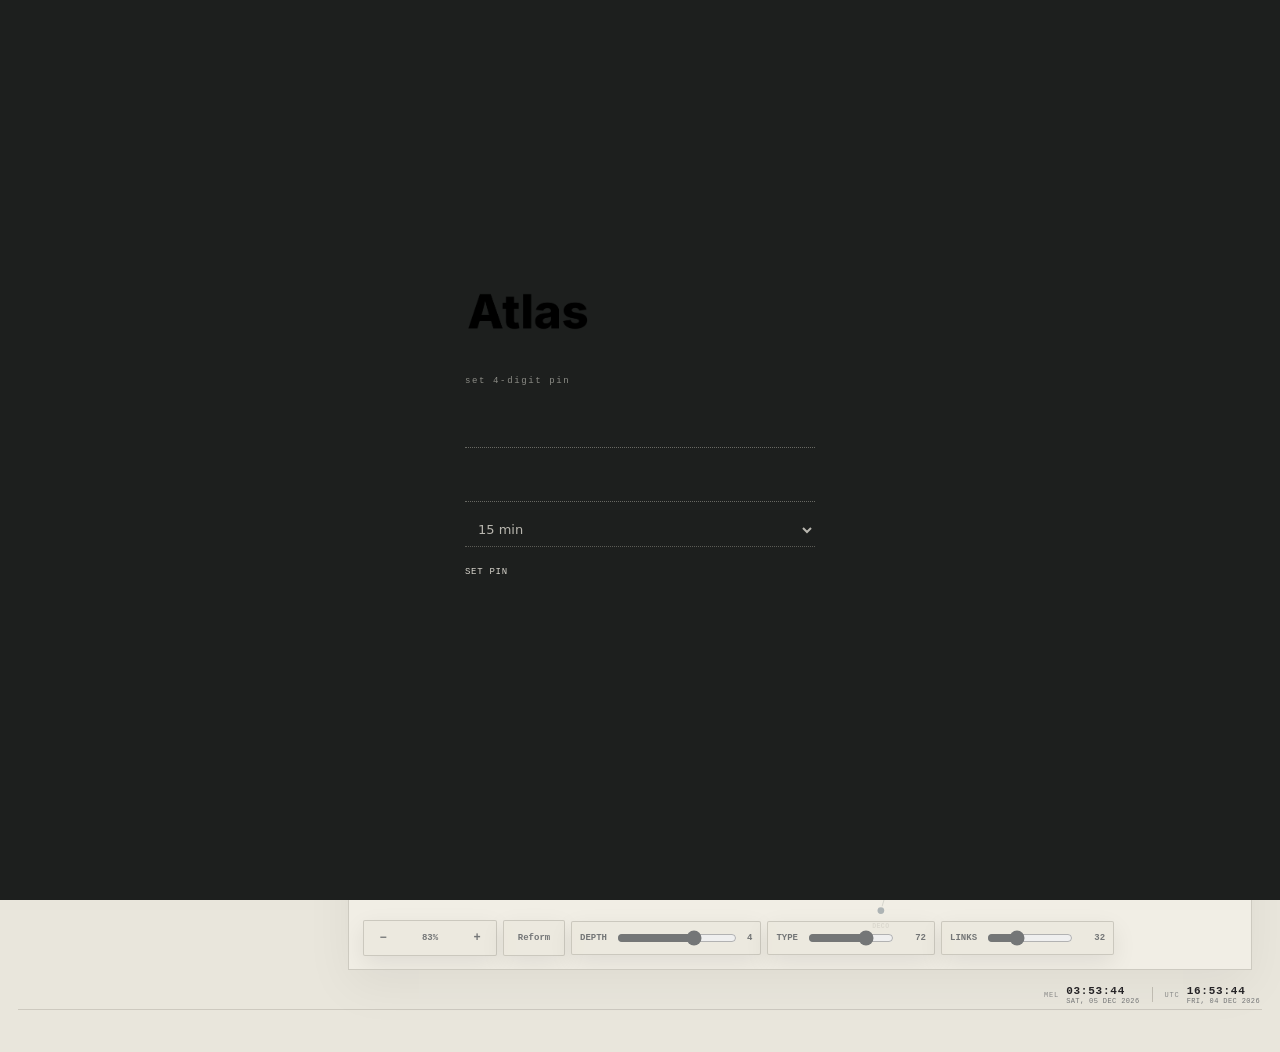
<file: index_0.11.0_backup.html>
<!DOCTYPE html>
<html lang="en-AU">
<head>
<meta charset="UTF-8" />
<meta name="viewport" content="width=device-width, initial-scale=1.0" />
<title>Atlas</title>
<link rel="manifest" href="./manifest.webmanifest" />
<meta name="theme-color" content="#202120" />
<meta name="application-name" content="Atlas" />
<meta name="apple-mobile-web-app-capable" content="yes" />
<meta name="apple-mobile-web-app-status-bar-style" content="black-translucent" />
<meta name="apple-mobile-web-app-title" content="Atlas" />
<link rel="apple-touch-icon" href="./atlas-192.png" />

<style>
:root{
  --bg:#dfdfd6;--paper:#efeee6;--paper2:#e7e6dd;--ink:#1d241f;--muted:#697169;--line:#9da39a;
  --green:#344b3a;--green2:#566b59;--sand:#b4a787;--amber:#a36f2c;--red:#82483f;--blue:#53656c;
  --shadow:0 10px 28px rgba(29,36,31,.08)
}
body[data-theme="night"]{
  --bg:#070b10;--paper:#0c1219;--paper2:#101821;--ink:#d9edf8;--muted:#7892a3;--line:#253746;
  --green:#1793d1;--green2:#33a9e6;--sand:#6f8797;--amber:#d7a84a;--red:#d46d67;--blue:#1793d1;
  --shadow:0 12px 34px rgba(0,0,0,.34)
}
*{box-sizing:border-box}
html{scroll-behavior:smooth}
body{margin:0;color:var(--ink);font-family:Inter,ui-sans-serif,system-ui,-apple-system,BlinkMacSystemFont,"Segoe UI",sans-serif;background:linear-gradient(180deg,#d8dad2 0,#e8e7df 100%);transition:background .2s,color .2s}
body[data-theme="night"]{background:radial-gradient(circle at 50% -10%,rgba(23,147,209,.10),transparent 34%),linear-gradient(180deg,#05080c 0,#080d12 100%)}
body:before{content:"";position:fixed;inset:0;pointer-events:none;opacity:.16;background-image:linear-gradient(rgba(29,36,31,.07) 1px,transparent 1px),linear-gradient(90deg,rgba(29,36,31,.07) 1px,transparent 1px);background-size:24px 24px}
body[data-theme="night"]:before{opacity:.22;background-image:linear-gradient(rgba(23,147,209,.055) 1px,transparent 1px),linear-gradient(90deg,rgba(23,147,209,.055) 1px,transparent 1px)}
button,input,select,textarea{font:inherit}
button{cursor:pointer}
.mono{font-family:"SFMono-Regular",Consolas,"Liberation Mono",monospace;letter-spacing:.055em}
.shell{max-width:1660px;margin:0 auto;padding:18px 22px 34px;position:relative;z-index:1}
.topbar{border-top:4px solid var(--green);border-bottom:1px solid var(--line);padding:8px 0 7px;display:flex;justify-content:space-between;gap:16px;align-items:center}
.brand-home{border:0;background:transparent;color:var(--ink);padding:0;margin:0;font-size:clamp(28px,3vw,36px);font-weight:780;line-height:1;letter-spacing:-.045em;text-align:left;flex:0 0 auto}
.brand-home:hover{color:var(--green)}
.actions,.tabs,.subtabs,.space-switch,.section-switch,.inline-actions{display:flex;gap:7px;align-items:center;flex-wrap:wrap}
.utility-actions{display:flex;align-items:center;justify-content:flex-end;gap:4px;flex-wrap:wrap;min-width:0}
.utility-btn,.utility-file{border:0;background:transparent;color:var(--ink);opacity:.62;padding:7px 8px;border-radius:3px;font:800 9.5px/1 "SFMono-Regular",Consolas,monospace;text-transform:uppercase;letter-spacing:.05em;transition:.14s}
.utility-btn:hover,.utility-file:hover{color:var(--green);background:rgba(52,75,58,.07);opacity:1}
.utility-accent{color:var(--green);opacity:.92}
body[data-theme="night"] .utility-btn:hover,body[data-theme="night"] .utility-file:hover{background:rgba(23,147,209,.08)}
.btn,.tab,.file-label{border:1px solid var(--muted);background:transparent;color:var(--ink);border-radius:4px;padding:9px 11px;font:800 10px/1 "SFMono-Regular",Consolas,monospace;text-transform:uppercase;letter-spacing:.055em;transition:.14s}
.btn:hover,.tab:hover,.file-label:hover{background:var(--ink);color:var(--paper)}
body[data-theme="night"] .btn:hover,body[data-theme="night"] .tab:hover,body[data-theme="night"] .file-label:hover{background:var(--green);color:#031018;border-color:var(--green)}
.btn.primary,.tab.active{background:var(--green);border-color:var(--green);color:#f3f1e8}
body[data-theme="night"] .btn.primary,body[data-theme="night"] .tab.active{color:#031018}
.btn.ghost{border-color:#9aa096;color:var(--muted)}
.btn.danger{color:var(--red);border-color:var(--red)}
.btn.small{padding:7px 8px;font-size:9px}
input[type=file]{display:none}
.navline{display:flex;justify-content:flex-end;gap:12px;align-items:center;border-bottom:1px solid var(--line);padding:8px 0}
.tabs{gap:4px}
.tab{border-color:transparent;padding:8px 10px}
.nav-switches{display:flex;justify-content:flex-end;gap:8px;align-items:center;flex-wrap:wrap}
.header-switch{display:flex;align-items:center;gap:5px;margin-left:3px;font:800 8px/1 "SFMono-Regular",Consolas,monospace;text-transform:uppercase;color:var(--muted);white-space:nowrap}.header-switch select{border:1px solid color-mix(in srgb,var(--line) 78%,transparent);background:transparent;border-radius:4px;padding:6px 25px 6px 7px;color:var(--ink);font:800 9px "SFMono-Regular",Consolas,monospace;text-transform:uppercase;opacity:.78}.header-switch select:hover,.header-switch select:focus{opacity:1;border-color:var(--green)}
.space-switch,.section-switch{font:800 8px/1 "SFMono-Regular",Consolas,monospace;text-transform:uppercase;color:var(--muted)}
.space-switch select,.section-switch select{border:1px solid var(--line);background:var(--paper);border-radius:4px;padding:6px 28px 6px 8px;color:var(--ink);font:800 9px "SFMono-Regular",Consolas,monospace;text-transform:uppercase}
.main{margin-top:6px}
.panel{background:rgba(241,240,232,.94);border:1px solid #a6aaa2;border-radius:6px;box-shadow:var(--shadow)}
.panel-head{padding:12px 14px;border-bottom:1px solid #b7bab2;display:flex;justify-content:space-between;gap:12px;align-items:center}
.panel-head h2,.panel-head h3{margin:0;font:850 11px/1.15 "SFMono-Regular",Consolas,monospace;text-transform:uppercase;letter-spacing:.07em}
body[data-theme="night"] .panel{background:rgba(12,18,25,.95);border-color:var(--line)}
body[data-theme="night"] .panel-head{border-color:var(--line)}
body[data-theme="night"] .card,body[data-theme="night"] .topic,body[data-theme="night"] .editor-section{background:var(--paper2);border-color:var(--line)}
body[data-theme="night"] .card:hover,body[data-theme="night"] .topic:hover{background:#111e28;border-color:var(--green)}
body[data-theme="night"] .note-body{color:#aec5d3}
body[data-theme="night"] .qrow,body[data-theme="night"] .note,body[data-theme="night"] .mrow,body[data-theme="night"] .daily-entry{border-color:var(--line)}
body[data-theme="night"] .modal,body[data-theme="night"] .modal-head{background:var(--paper);border-color:var(--line)}
body[data-theme="night"] .field input,body[data-theme="night"] .field select,body[data-theme="night"] .field textarea{background:#080d12;color:var(--ink);border-color:var(--line)}
.code{font:800 9px/1 "SFMono-Regular",Consolas,monospace;text-transform:uppercase;color:var(--muted)}
.grid{display:grid;gap:13px}.metrics{grid-template-columns:repeat(4,minmax(0,1fr));margin-bottom:13px}.metric{padding:13px 14px;min-height:92px}.metric .tiny{font:800 9px/1 "SFMono-Regular",Consolas,monospace;text-transform:uppercase;color:var(--green)}.metric .value{font-size:30px;font-weight:780;letter-spacing:-.045em;margin-top:8px}.metric .label{font-size:11px;color:var(--muted);margin-top:2px}
.hero-grid{grid-template-columns:minmax(0,1.75fr) minmax(300px,.65fr)}
.network-stage{position:relative;background:transparent;border:0;box-shadow:none}
.network-head{padding:8px 2px 10px;display:flex;justify-content:space-between;gap:12px;align-items:center;border-bottom:1px solid var(--line)}
.network-head h2{margin:0;font:850 11px/1.15 "SFMono-Regular",Consolas,monospace;text-transform:uppercase;letter-spacing:.07em}
.map-wrap{position:relative;padding:0;min-height:625px;overflow:hidden;background:transparent}
.home-network{margin-top:-2px}
.home-network .map-wrap{min-height:780px}
.home-network #network{height:780px}
body[data-theme="night"] .map-wrap{background:transparent}
#network{width:100%;height:620px;display:block;touch-action:none;cursor:grab}
#network.is-panning{cursor:grabbing}
.edge{stroke:#878e86;stroke-width:1.1;opacity:.54}.edge.cross{stroke:var(--green);stroke-dasharray:4 4;stroke-width:1.4;opacity:.75}
.node{cursor:pointer}.node circle{fill:#eeede5;stroke:#697169;stroke-width:1.4;transition:.15s}.node:hover circle{fill:#d8ddd5;stroke:var(--green);stroke-width:2}.node.active circle{fill:#d7e0d5;stroke:var(--green);stroke-width:2.4}.node.project circle{fill:#e8e0d0;stroke:var(--amber)}.node.note circle{fill:#e5e5dc;stroke:#8d938a}
body[data-theme="night"] .edge{stroke:#30546a;opacity:.62}
body[data-theme="night"] .edge.cross{stroke:var(--green);opacity:.9}
body[data-theme="night"] .node circle{fill:#091019;stroke:#31566c}
body[data-theme="night"] .node:hover circle{fill:#0d1b26;stroke:var(--green)}
body[data-theme="night"] .node.active circle{fill:#0b2331;stroke:var(--green)}
body[data-theme="night"] .node.note circle{fill:#081017;stroke:#365e74}
body[data-theme="night"] .node text{fill:#bfe9ff}.node text{pointer-events:none;text-anchor:middle;font-family:"SFMono-Regular",Consolas,monospace;fill:var(--ink);font-weight:800;letter-spacing:.02em}.node .sub{fill:var(--muted);font-weight:650}.node.level1 .label{font-size:14px}.node.level2 .label{font-size:11px}.node.level3 .label{font-size:9.8px}.node.level4 .label{font-size:8.3px}.node.level5 .label{font-size:7.2px}.node .sub{font-size:7px}
.map-controls{position:absolute;left:10px;right:10px;bottom:10px;display:flex;justify-content:space-between;gap:10px;align-items:end;pointer-events:none}.map-controls>*{pointer-events:auto}.map-hud{display:flex;gap:7px;align-items:center;flex-wrap:wrap}.depth,.zoom-controls{background:rgba(239,238,230,.86);border:1px solid rgba(157,163,154,.72);border-radius:4px;padding:7px 8px;display:flex;align-items:center;gap:8px;font:800 9px "SFMono-Regular",Consolas,monospace;text-transform:uppercase;backdrop-filter:blur(5px)}.depth input{width:115px;accent-color:var(--green)}.zoom-controls{gap:4px;padding:4px}.zoom-controls button{width:30px;height:30px;padding:0;border:0;background:transparent;color:var(--ink);font:850 14px/1 "SFMono-Regular",Consolas,monospace;border-radius:3px}.zoom-controls button:hover{background:var(--green);color:#f3f1e8}.zoom-controls .zoom-reset{width:54px;font-size:9px}.legend{display:flex;gap:9px;flex-wrap:wrap;background:rgba(239,238,230,.82);border:1px solid rgba(157,163,154,.68);border-radius:4px;padding:8px;font:750 8px "SFMono-Regular",Consolas,monospace;text-transform:uppercase;color:var(--muted);backdrop-filter:blur(5px)}.legend i{display:inline-block;border:1.5px solid var(--green);border-radius:50%;vertical-align:middle;margin-right:4px}.legend .l2{width:14px;height:14px}.legend .l3{width:11px;height:11px}.legend .l4{width:8px;height:8px}.legend .l5{width:6px;height:6px}
body[data-theme="night"] .depth,body[data-theme="night"] .zoom-controls,body[data-theme="night"] .legend{background:rgba(5,8,12,.78);border-color:rgba(37,55,70,.78)}
body[data-theme="night"] .zoom-controls button:hover{color:#031018}
.side{display:grid;gap:13px;align-content:start}.queue{padding:7px 11px 11px}.qrow{display:grid;grid-template-columns:auto 1fr auto;gap:9px;padding:10px 2px;border-bottom:1px solid #d0d3cb;align-items:start}.qrow:last-child{border-bottom:0}.dot{width:9px;height:9px;border-radius:50%;background:var(--green);margin-top:4px}.dot.amber{background:var(--amber)}.dot.grey{background:#8d938b}.qname{font-size:12px;font-weight:750}.qmeta{font-size:10.5px;color:var(--muted);margin-top:3px;line-height:1.35}.badge{font:800 8px/1 "SFMono-Regular",Consolas,monospace;text-transform:uppercase;border:1px solid #939a91;padding:4px 5px;border-radius:3px;color:var(--muted)}
.section{margin-top:13px}.workspace-head{display:flex;justify-content:space-between;gap:16px;align-items:end;padding:2px 0 12px}.workspace-title .crumb{font:800 9px/1 "SFMono-Regular",Consolas,monospace;text-transform:uppercase;color:var(--green)}.workspace-title h2{margin:5px 0 3px;font-size:28px;letter-spacing:-.035em}.workspace-title p{margin:0;color:var(--muted);font-size:12px}.subtabs{border-bottom:1px solid var(--line);padding-bottom:8px}.subtabs .tab{padding:7px 9px;font-size:9px}.workspace{margin-top:12px}.workspace-grid{grid-template-columns:minmax(0,1.25fr) minmax(300px,.75fr)}
.cards{display:grid;grid-template-columns:repeat(2,minmax(0,1fr));gap:11px;padding:11px}.card{border:1px solid #a9aea6;background:#ecebe3;border-radius:5px;padding:13px}.clickable{cursor:pointer}.clickable:hover{border-color:var(--green);background:#e8eae1}.card-top{display:flex;justify-content:space-between;gap:10px;align-items:start}.card h4{margin:0;font-size:14px;letter-spacing:-.015em}.card p{font-size:11px;line-height:1.45;color:var(--muted);margin:6px 0 0}.progress{height:7px;background:#d0d3cb;border:1px solid #b4b9b0;border-radius:2px;overflow:hidden;margin-top:12px}.bar{height:100%;background:var(--green)}.card-foot{display:flex;justify-content:space-between;gap:10px;margin-top:7px;font:750 9px/1.35 "SFMono-Regular",Consolas,monospace;text-transform:uppercase;color:var(--muted)}
.milestones{padding:9px 13px 13px}.mrow{display:grid;grid-template-columns:18px 1fr auto;gap:8px;padding:9px 0;border-bottom:1px solid #d0d3cb;align-items:center}.mrow:last-child{border-bottom:0}.mark{width:12px;height:12px;border:1.5px solid #818880;border-radius:50%}.mark.done{background:var(--green);border-color:var(--green)}.mark.current{border:3px solid var(--amber)}.mname{font-size:12px}.mmeta{font:750 8px "SFMono-Regular",Consolas,monospace;text-transform:uppercase;color:var(--muted)}
.notes-list{padding:8px 12px 12px}.note{padding:11px 2px;border-bottom:1px solid #d0d3cb}.note:last-child{border-bottom:0}.note-top{display:flex;justify-content:space-between;gap:9px}.note-title{font-size:13px;font-weight:760}.note-type{font:800 8px "SFMono-Regular",Consolas,monospace;text-transform:uppercase;color:var(--green)}.note-body{font-size:11.5px;color:#3e463f;line-height:1.5;margin-top:5px;white-space:pre-wrap}.meta{font:750 8.5px "SFMono-Regular",Consolas,monospace;color:var(--muted);text-transform:uppercase;margin-top:7px}.tags{display:flex;gap:5px;flex-wrap:wrap;margin-top:7px}.tag{font:750 8px "SFMono-Regular",Consolas,monospace;text-transform:uppercase;border:1px solid #9ca299;border-radius:3px;padding:3px 5px;color:var(--muted)}
.topic-grid{display:grid;grid-template-columns:repeat(3,minmax(0,1fr));gap:9px;padding:10px}.topic{border:1px solid #b0b4ac;background:#ecebe3;border-radius:5px;padding:11px;cursor:pointer}.topic:hover{border-color:var(--green)}.topic .k{font:800 8px "SFMono-Regular",Consolas,monospace;text-transform:uppercase;color:var(--green)}.topic strong{display:block;margin-top:4px;font-size:12px}.topic span{display:block;color:var(--muted);font-size:10.5px;margin-top:3px}
.daily{padding:13px}.day-head{display:flex;justify-content:space-between;gap:10px;align-items:center}.day-title{font-size:18px;font-weight:780}.daily-entry{padding:10px 0;border-bottom:1px solid #d0d3cb}.daily-entry:last-child{border-bottom:0}.daily-time{font:800 8px "SFMono-Regular",Consolas,monospace;color:var(--muted);text-transform:uppercase}.daily-text{font-size:12px;line-height:1.45;margin-top:3px}
.empty{padding:22px;color:var(--muted);text-align:center;border:1px dashed #adb2aa;border-radius:5px;font-size:11px}
.footer{text-align:right;color:var(--muted);font:750 8px/1.5 "SFMono-Regular",Consolas,monospace;text-transform:uppercase;padding-top:16px}

.home-stack{display:grid;gap:10px;margin-top:13px}
.fold{border:1px solid #a6aaa2;border-radius:6px;background:rgba(241,240,232,.94);box-shadow:var(--shadow);overflow:hidden}
.fold>summary{list-style:none;display:flex;justify-content:space-between;gap:12px;align-items:center;padding:13px 14px;cursor:pointer;font:850 10px/1.2 "SFMono-Regular",Consolas,monospace;text-transform:uppercase;letter-spacing:.07em}
.fold>summary::-webkit-details-marker{display:none}
.fold>summary:after{content:"+";font-size:16px;line-height:1;color:var(--muted)}
.fold[open]>summary:after{content:"−";color:var(--green)}
.fold[open]>summary{border-bottom:1px solid #b7bab2}
.fold-body{padding:11px}
.fold-body .metrics{margin-bottom:0}
body[data-theme="night"] .fold{background:rgba(12,18,25,.95);border-color:var(--line)}
body[data-theme="night"] .fold[open]>summary{border-color:var(--line)}
.home-queues{display:grid;grid-template-columns:1fr 1fr;gap:11px}
@media(max-width:850px){.home-queues{grid-template-columns:1fr}.home-network .map-wrap{min-height:580px}.home-network #network{height:575px}}

/* overlays */
.overlay{position:fixed;inset:0;z-index:40;background:rgba(18,23,19,.34);display:none;align-items:flex-start;justify-content:center;padding:5vh 12px;overflow:auto}.overlay.open{display:flex}.modal{width:min(760px,96vw);background:#efeee6;border:1px solid #666e66;border-radius:6px;box-shadow:0 24px 70px rgba(17,22,18,.3)}.modal.wide{width:min(1260px,97vw)}.modal-head{padding:14px 15px;border-bottom:1px solid #b3b7af;display:flex;justify-content:space-between;gap:10px;align-items:start;position:sticky;top:0;background:#efeee6;z-index:2}.modal-head h3{margin:4px 0 0;font-size:22px;letter-spacing:-.025em}.modal-body{padding:15px}.form{display:grid;gap:11px}.field label{display:block;font:800 8.5px "SFMono-Regular",Consolas,monospace;text-transform:uppercase;color:var(--muted);margin-bottom:5px}.field input,.field select,.field textarea{width:100%;border:1px solid #969d94;border-radius:4px;background:#f6f5ee;color:var(--ink);padding:9px 10px;font-size:12px}.field textarea{min-height:96px;resize:vertical}.row2{display:grid;grid-template-columns:1fr 1fr;gap:9px}.row3{display:grid;grid-template-columns:repeat(3,1fr);gap:9px}.checkline{display:flex;gap:8px;align-items:center;font-size:11px}.checkline input{accent-color:var(--green)}
.editor-grid{display:grid;grid-template-columns:210px minmax(0,1fr);gap:13px}.editor-nav{display:grid;gap:5px;align-content:start}.editor-nav button{text-align:left}.editor-pane{min-width:0}.editor-section{border:1px solid #adb2aa;border-radius:5px;background:#eae9e1;margin-bottom:10px}.editor-section-head{padding:10px 11px;border-bottom:1px solid #b9bdb5;display:flex;justify-content:space-between;gap:8px;align-items:center}.editor-section-head h4{margin:0;font:800 9px "SFMono-Regular",Consolas,monospace;text-transform:uppercase}.editor-section-body{padding:10px}.table-list{display:grid;gap:7px}.edit-row{display:grid;grid-template-columns:1.1fr .7fr .7fr auto;gap:7px;align-items:end;border:1px solid #bdc1b9;border-radius:4px;padding:8px;background:#efeee7}.edit-row.project-row{grid-template-columns:1.4fr .65fr .75fr auto}.edit-row.note-row{grid-template-columns:1.2fr .6fr .75fr auto}.edit-row input,.edit-row select{width:100%;border:1px solid #9da39a;background:#f6f5ee;border-radius:3px;padding:7px;font-size:10px}.edit-row label{display:block;font:750 7.5px "SFMono-Regular",Consolas,monospace;color:var(--muted);text-transform:uppercase;margin-bottom:3px}.project-editor{display:grid;gap:10px}.mini-list{display:grid;gap:6px}.mini-row{display:grid;grid-template-columns:auto 1fr auto;gap:7px;align-items:center;border-bottom:1px solid #d0d3cb;padding:6px 0}.mini-row input[type=text]{width:100%;border:1px solid #a0a69d;border-radius:3px;background:#f7f6ef;padding:7px;font-size:10px}.mini-row input[type=checkbox]{accent-color:var(--green)}

.lock-screen{position:fixed;inset:0;z-index:300;display:none;align-items:center;justify-content:center;padding:20px;background:#05080c;color:#d9edf8;overflow:auto}.lock-screen.open{display:flex}.lock-card{width:min(420px,94vw);padding:28px 26px 24px;border-top:3px solid #1793d1;background:#080d12;border-bottom:1px solid #253746}.lock-brand{font-size:38px;font-weight:780;letter-spacing:-.045em;line-height:1;margin:0 0 28px;color:#d9edf8}.lock-kicker{font:800 9px/1 "SFMono-Regular",Consolas,monospace;text-transform:uppercase;letter-spacing:.08em;color:#1793d1;margin-bottom:7px}.lock-title{font-size:20px;font-weight:720;letter-spacing:-.025em;margin:0 0 7px}.lock-copy{font-size:11px;line-height:1.55;color:#7892a3;margin:0 0 18px}.lock-field{margin:0 0 11px}.lock-field label{display:block;font:800 8.5px "SFMono-Regular",Consolas,monospace;text-transform:uppercase;letter-spacing:.06em;color:#7892a3;margin:0 0 5px}.lock-field input,.lock-field select{width:100%;border:1px solid #253746;border-radius:4px;background:#05080c;color:#d9edf8;padding:11px 12px;font-size:13px;outline:none}.lock-field input:focus,.lock-field select:focus{border-color:#1793d1}.lock-actions{display:flex;gap:8px;align-items:center;flex-wrap:wrap;margin-top:15px}.lock-primary,.lock-secondary{border:1px solid #1793d1;border-radius:4px;padding:10px 12px;font:800 9.5px/1 "SFMono-Regular",Consolas,monospace;text-transform:uppercase;letter-spacing:.055em}.lock-primary{background:#1793d1;color:#031018}.lock-secondary{background:transparent;color:#9fcfe7;border-color:#31566c}.lock-primary:disabled{opacity:.42;cursor:not-allowed}.lock-check{display:flex;gap:8px;align-items:center;color:#7892a3;font-size:10px;margin-top:10px}.lock-check input{accent-color:#1793d1}.lock-message{min-height:16px;margin-top:10px;font:750 9px/1.45 "SFMono-Regular",Consolas,monospace;color:#d7a84a}.recovery-key{display:block;width:100%;margin:12px 0;padding:12px;border:1px dashed #1793d1;background:#05080c;color:#bfe9ff;font:800 12px/1.5 "SFMono-Regular",Consolas,monospace;letter-spacing:.08em;text-align:center}.lock-note{margin-top:16px;padding-top:12px;border-top:1px solid #1b2a35;color:#607b8c;font-size:9px;line-height:1.5}.atlas-locked{overflow:hidden}
.toast{position:fixed;right:18px;bottom:18px;z-index:80;background:var(--ink);color:var(--paper);border-radius:4px;padding:9px 11px;font:750 9px "SFMono-Regular",Consolas,monospace;text-transform:uppercase;opacity:0;transform:translateY(8px);pointer-events:none;transition:.18s}.toast.show{opacity:1;transform:translateY(0)}


/* Atlas 0.10.2 · quiet spherical graph + utility rail */
:root{--graph-work:202;--graph-life:92;--graph-creative:272;--graph-daily:34}
.network-stage{isolation:isolate}
.map-wrap:before{display:none}
.sphere-guide{fill:none;stroke:color-mix(in srgb,var(--muted) 32%,transparent);stroke-width:.55;stroke-dasharray:2 12;opacity:.09;pointer-events:none;vector-effect:non-scaling-stroke}
.sphere-guide.back{opacity:.045}.sphere-guide.front{opacity:.10}
.edge{fill:none;stroke:color-mix(in srgb,var(--muted) 72%,transparent);stroke-width:.68;opacity:.25;vector-effect:non-scaling-stroke}
.edge.tree{stroke-dasharray:none}.edge.cross{stroke-width:.9;stroke-dasharray:2 5;opacity:.55}
.node{cursor:pointer}
.node .node-disc{stroke:color-mix(in srgb,var(--bg) 82%,var(--ink));stroke-width:.8;vector-effect:non-scaling-stroke;transition:r .12s,stroke-width .12s,opacity .12s}
.node:hover .node-disc{stroke:var(--ink);stroke-width:1.4}
.node.active .node-disc{stroke:var(--ink);stroke-width:1.6}
.node .node-ring{fill:none;stroke-width:.6;opacity:.34;vector-effect:non-scaling-stroke}
.node text{pointer-events:none;text-anchor:middle;font-family:Inter,ui-sans-serif,system-ui,-apple-system,BlinkMacSystemFont,"Segoe UI",sans-serif;fill:var(--ink);font-weight:560;letter-spacing:0;paint-order:stroke;stroke:color-mix(in srgb,var(--bg) 92%,transparent);stroke-width:2px;stroke-linejoin:round}
.node.level2 text{font-size:9.4px;font-weight:680}.node.level3 text{font-size:8.5px;font-weight:620}.node.level4 text{font-size:7.6px}.node.level5 text{font-size:6.8px;color:var(--muted)}
.node.is-back{opacity:.62}.node.is-front{opacity:1}.node.note{opacity:.72}.node.note:hover{opacity:1}
body[data-theme="night"] .node text{fill:#cbd7df;stroke:#05080c;stroke-width:2.4px}
body[data-theme="night"] .node.level4 text,body[data-theme="night"] .node.level5 text{fill:#9fb0bc}
body[data-theme="night"] .edge{stroke:#355063;opacity:.28}
body[data-theme="night"] .edge.cross{opacity:.58}
.constellation-legend i{box-shadow:none!important}

/* Linux-style collapsible utility rail */
.utility-rail{position:fixed;z-index:18;left:max(8px,calc((100vw - 1660px)/2 + 4px));top:92px;width:38px;padding:4px;display:grid;gap:4px;border:1px solid color-mix(in srgb,var(--line) 72%,transparent);background:color-mix(in srgb,var(--paper) 84%,transparent);backdrop-filter:blur(10px);border-radius:4px}
.utility-rail button{width:28px;height:32px;border:0;background:transparent;color:var(--muted);font:800 8px/1 "SFMono-Regular",Consolas,monospace;letter-spacing:.02em;border-radius:3px;padding:0}
.utility-rail button:hover,.utility-rail button.active{color:var(--green);background:color-mix(in srgb,var(--green) 9%,transparent)}
.utility-pane{position:fixed;z-index:17;left:max(50px,calc((100vw - 1660px)/2 + 46px));top:92px;width:min(320px,calc(100vw - 64px));max-height:calc(100vh - 112px);overflow:auto;border:1px solid color-mix(in srgb,var(--line) 78%,transparent);background:color-mix(in srgb,var(--paper) 94%,transparent);backdrop-filter:blur(14px);border-radius:4px;box-shadow:0 18px 42px rgba(0,0,0,.13);display:none}
.utility-pane.open{display:block}.utility-pane-head{display:flex;align-items:center;justify-content:space-between;gap:8px;padding:10px 11px;border-bottom:1px solid var(--line)}.utility-pane-head strong{font:800 9px/1 "SFMono-Regular",Consolas,monospace;text-transform:uppercase;letter-spacing:.06em}.utility-pane-close{border:0;background:transparent;color:var(--muted);font-size:18px;line-height:1;padding:2px 5px}.utility-pane-close:hover{color:var(--green)}
.utility-pane-body{padding:10px}.scratch-area{width:100%;min-height:230px;resize:vertical;border:1px solid var(--line);border-radius:3px;background:transparent;color:var(--ink);padding:10px;font-size:11px;line-height:1.55}.scratch-area:focus{outline:1px solid var(--green);border-color:var(--green)}.utility-help{font-size:9px;color:var(--muted);line-height:1.45;margin:7px 0 10px}.utility-actions-row{display:flex;gap:6px;align-items:center;flex-wrap:wrap}.utility-actions-row button{border:1px solid var(--line);background:transparent;color:var(--ink);border-radius:3px;padding:7px 8px;font:800 8px/1 "SFMono-Regular",Consolas,monospace;text-transform:uppercase}.utility-actions-row button:hover{border-color:var(--green);color:var(--green)}
.quick-add{display:grid;grid-template-columns:1fr auto;gap:6px;margin-bottom:9px}.quick-add input{min-width:0;border:1px solid var(--line);border-radius:3px;background:transparent;color:var(--ink);padding:8px 9px;font-size:10px}.quick-add button{border:1px solid var(--green);background:transparent;color:var(--green);border-radius:3px;padding:7px 9px;font:800 8px "SFMono-Regular",Consolas,monospace;text-transform:uppercase}.quick-list{display:grid;gap:0}.quick-todo{display:grid;grid-template-columns:auto 1fr auto;gap:7px;align-items:start;padding:8px 0;border-bottom:1px solid color-mix(in srgb,var(--line) 62%,transparent);font-size:10px;line-height:1.35}.quick-todo input{accent-color:var(--green);margin-top:2px}.quick-todo.done span{text-decoration:line-through;opacity:.48}.quick-todo button{border:0;background:transparent;color:var(--muted);font-size:13px;padding:0 3px}.quick-upcoming{display:grid;gap:7px}.quick-event{border:0;border-left:2px solid var(--green);background:color-mix(in srgb,var(--green) 5%,transparent);color:var(--ink);text-align:left;border-radius:2px;padding:8px 9px}.quick-event strong{display:block;font-size:10px;font-weight:650}.quick-event small{display:block;margin-top:3px;color:var(--muted);font:700 8px "SFMono-Regular",Consolas,monospace;text-transform:uppercase}
body[data-theme="night"] .utility-rail,body[data-theme="night"] .utility-pane{background:rgba(7,12,17,.92);border-color:#223442}.profile-chip{font:800 8px/1 "SFMono-Regular",Consolas,monospace;text-transform:uppercase;color:var(--muted)}
@media(max-width:720px){.utility-rail{left:7px;top:auto;bottom:10px;grid-auto-flow:column;width:auto}.utility-pane{left:7px;right:7px;bottom:51px;top:auto;width:auto;max-height:58vh}}
.calendar-head{display:flex;justify-content:space-between;gap:12px;align-items:flex-end;margin:14px 0 10px}.calendar-head h2{font-size:28px;letter-spacing:-.04em;margin:3px 0 0}.calendar-toolbar{display:flex;align-items:center;gap:6px;flex-wrap:wrap}.calendar-grid{display:grid;grid-template-columns:repeat(7,minmax(0,1fr));border-top:1px solid var(--line);border-left:1px solid var(--line);background:color-mix(in srgb,var(--paper) 38%,transparent)}.cal-weekday{padding:8px 9px;border-right:1px solid var(--line);border-bottom:1px solid var(--line);font:800 8px "SFMono-Regular",Consolas,monospace;text-transform:uppercase;color:var(--muted)}.cal-cell{min-height:116px;padding:7px;border-right:1px solid var(--line);border-bottom:1px solid var(--line);position:relative}.cal-cell.out{opacity:.34}.cal-cell.today{background:color-mix(in srgb,var(--green) 7%,transparent)}.cal-day{font:800 9px "SFMono-Regular",Consolas,monospace;color:var(--muted);margin-bottom:6px}.cal-event{display:block;width:100%;border:0;border-left:2px solid var(--event-hue,var(--green));background:color-mix(in srgb,var(--event-hue,var(--green)) 9%,transparent);color:var(--ink);text-align:left;padding:5px 6px;margin:0 0 4px;border-radius:2px;font-size:9px;line-height:1.25}.cal-event:hover{background:color-mix(in srgb,var(--event-hue,var(--green)) 17%,transparent)}.cal-event small{display:block;color:var(--muted);font-size:7.5px;margin-top:2px}.cal-entangled:after{content:" ⟷";color:var(--event-hue,var(--green))}.entangle-row{display:flex;gap:10px;align-items:flex-start;border:1px solid var(--line);padding:10px;border-radius:4px;background:color-mix(in srgb,var(--green) 4%,transparent);cursor:pointer}.entangle-row input{margin-top:2px;accent-color:var(--green)}.entangle-row strong{display:block;font:800 10px "SFMono-Regular",Consolas,monospace;text-transform:uppercase}.entangle-row small{display:block;color:var(--muted);font-size:9px;margin-top:3px}.profile-grid{display:grid;grid-template-columns:repeat(3,minmax(0,1fr));gap:10px}.profile-card{border:1px solid var(--line);background:var(--paper2);padding:12px;border-radius:4px}.profile-card .profile-glyph{width:34px;height:34px;border:1px solid var(--green);border-radius:50%;display:grid;place-items:center;color:var(--green);font:800 9px "SFMono-Regular",Consolas,monospace;margin-bottom:9px}.profile-card p{font-size:10px;color:var(--muted);line-height:1.45}.constellation-legend i{width:7px!important;height:7px!important;border:0!important;box-shadow:0 0 8px currentColor}
@media(max-width:800px){.calendar-grid{grid-template-columns:1fr}.cal-weekday{display:none}.cal-cell{min-height:auto}.cal-cell.out{display:none}.profile-grid{grid-template-columns:1fr}}

@media(max-width:1050px){.hero-grid,.workspace-grid{grid-template-columns:1fr}.metrics{grid-template-columns:repeat(2,1fr)}.map-wrap{min-height:445px}#network{height:440px}.editor-grid{grid-template-columns:1fr}.editor-nav{display:flex;flex-wrap:wrap}.topic-grid{grid-template-columns:repeat(2,1fr)}}
@media(max-width:700px){.shell{padding:12px}.topbar{align-items:flex-start;flex-direction:column}.workspace-head{align-items:flex-start;flex-direction:column}.navline{justify-content:flex-start}.utility-actions{justify-content:flex-start;width:100%}.nav-switches{justify-content:flex-start}.actions{justify-content:flex-start}.metrics,.cards,.topic-grid,.row2,.row3{grid-template-columns:1fr}.map-wrap{min-height:470px}#network{height:465px}.map-controls{position:absolute;padding:0;align-items:flex-start;flex-direction:column;left:8px;right:8px;bottom:8px}.legend{display:none}.edit-row,.edit-row.project-row,.edit-row.note-row{grid-template-columns:1fr}.modal{margin-top:0}.space-switch,.section-switch{justify-content:space-between}}

/* Atlas 0.10.3 · quiet material UI */
:root{
  --bg:#d8d5cd;--paper:#e4e1d9;--paper2:#dddad2;--ink:#252724;--muted:#747770;--line:#a8aaa3;
  --green:#7d8987;--green2:#8b9491;--sand:#938c80;--amber:#928879;--red:#806f6b;--blue:#7b858b;
  --shadow:none
}
body[data-theme="night"]{
  --bg:#111310;--paper:#171916;--paper2:#1b1d1a;--ink:#d8d5cd;--muted:#858981;--line:#30332f;
  --green:#879391;--green2:#929c99;--sand:#988f82;--amber:#918779;--red:#897875;--blue:#7b878c;
  --shadow:none
}
body,body[data-theme="night"]{background:var(--bg)!important}
body:before,body[data-theme="night"]:before{display:none!important;background:none!important}
.shell{background:transparent}
.topbar{border-top:2px solid color-mix(in srgb,var(--blue) 72%,var(--line));border-bottom:1px solid var(--line);padding-top:10px}
.brand-home{width:112px;height:34px;display:flex;align-items:center}
.atlas-wordmark{display:block;width:108px;height:30px;fill:currentColor}
body[data-theme="night"] .atlas-wordmark,.atlas-wordmark-lock{fill:currentColor}
.lock-brand{margin:0 0 34px;display:flex;justify-content:center;color:#d8d5cd}
.atlas-wordmark-lock{width:112px;height:32px}
.utility-btn,.utility-file{color:var(--muted);opacity:.78;font-weight:650}
.utility-btn:hover,.utility-file:hover{color:var(--ink);background:color-mix(in srgb,var(--ink) 5%,transparent);opacity:1}
.utility-accent{color:var(--blue);opacity:.86}
body[data-theme="night"] .utility-btn:hover,body[data-theme="night"] .utility-file:hover{background:rgba(255,255,255,.035)}
.brand-home:hover{color:var(--ink)!important}
.header-switch select,.space-switch select,.section-switch select{background:transparent;border-color:color-mix(in srgb,var(--line) 82%,transparent)}
.panel,.editor-section,.profile-card{box-shadow:none}
.home-network .map-wrap{background:transparent}
.sphere-guide{display:none!important}
.edge{stroke:color-mix(in srgb,var(--muted) 56%,transparent)!important;stroke-width:.58!important;opacity:.23!important}
.edge.cross{stroke-width:.78!important;stroke-dasharray:2 5!important;opacity:.42!important}
.node .node-disc{fill:var(--paper2)!important;stroke-width:.85!important;opacity:.96}
.node:hover .node-disc{stroke:var(--ink)!important;stroke-width:1.2!important}
.node.active .node-disc{stroke:var(--ink)!important;stroke-width:1.35!important}
.node .node-ring{display:none!important}
.node text{
  font-family:"Courier New",Courier,ui-monospace,monospace!important;
  fill:var(--muted)!important;
  font-weight:500!important;
  letter-spacing:.065em!important;
  paint-order:stroke!important;
  stroke:var(--bg)!important;
  stroke-width:2.2px!important;
}
.node.level2 text{font-size:8.3px!important;font-weight:600!important}
.node.level3 text{font-size:7.8px!important;font-weight:600!important}
.node.level4 text{font-size:7.2px!important}
.node.level5 text{font-size:6.5px!important}
.node.is-back{opacity:.72}.node.is-front{opacity:1}
body[data-theme="night"] .node text{fill:#aaa9a2!important;stroke:var(--bg)!important}
body[data-theme="night"] .edge{stroke:#686c68!important;opacity:.22!important}
.constellation-legend i{opacity:.7}
.map-wrap{background:transparent!important}

/* Minimal PIN lock */
.lock-screen{background:#111310;color:#d8d5cd;padding:20px}
.lock-card{width:min(300px,90vw);padding:0;background:transparent;border:0;box-shadow:none;text-align:center}
.lock-kicker{display:none}
.lock-title{margin:0 0 18px;font:500 10px/1.3 "Courier New",Courier,monospace;text-transform:uppercase;letter-spacing:.12em;color:#969991}
.lock-copy{margin:0 0 14px;font-size:10px;line-height:1.45;color:#747870}
.lock-field{margin:0 auto 11px}
.lock-field label{display:none}
.lock-field input.pin-input{
  width:156px;margin:0 auto;display:block;border:0;border-bottom:1px solid #4a4e48;border-radius:0;
  background:transparent;color:#d8d5cd;padding:10px 3px 9px;text-align:center;
  font:500 26px/1 "Courier New",Courier,monospace;letter-spacing:.52em;text-indent:.52em;outline:none
}
.lock-field input.pin-input:focus{border-color:#8a9692}
.lock-field select{width:156px;margin:0 auto;display:block;background:transparent;color:#b8b6af;border:1px solid #373a35;padding:8px 9px}
.lock-actions{justify-content:center;margin-top:14px}
.lock-primary,.lock-secondary{border:0;background:transparent;border-radius:0;padding:7px 9px;color:#9da099;font:500 9px/1 "Courier New",Courier,monospace;letter-spacing:.08em}
.lock-primary{color:#d8d5cd}
.lock-primary:hover,.lock-secondary:hover{color:#fff}
.lock-check{justify-content:center;color:#6f736c;font-size:9px}
.lock-message{margin-top:10px;color:#9b8d79;font:500 9px/1.4 "Courier New",Courier,monospace}
.recovery-key{border:1px solid #3b3e39;background:transparent;color:#c4c1b9;font:500 11px/1.5 "Courier New",Courier,monospace}
.lock-note{border-top:0;color:#646861;font-size:8.5px}


/* Atlas 0.10.4 · restrained Life OS interface */
:root{
  --bg:#e6e2da;--paper:#e6e2da;--paper2:#e6e2da;--ink:#282925;--muted:#777871;--line:#aaa79f;
  --green:#858b88;--green2:#8f9491;--sand:#918a80;--amber:#8f877d;--red:#82736f;--blue:#818b90;
  --graph-hue-1:#7f8583;--graph-hue-2:#8b867e;--graph-hue-3:#7e888c;--graph-hue-4:#898780;--graph-hue-5:#858a86;--graph-hue-6:#83888a;
  --shadow:none
}
body[data-theme="night"]{
  --bg:#202120;--paper:#202120;--paper2:#202120;--ink:#e4e1d9;--muted:#85857f;--line:#4a4a46;
  --green:#929794;--green2:#999d99;--sand:#9a9287;--amber:#958e84;--red:#8f807b;--blue:#8c969b;
  --graph-hue-1:#8e9391;--graph-hue-2:#9b9489;--graph-hue-3:#89949a;--graph-hue-4:#96928a;--graph-hue-5:#909590;--graph-hue-6:#8d9497;
  --shadow:none
}
html,body{background:var(--bg)!important}
body{font-family:Inter,ui-sans-serif,system-ui,-apple-system,BlinkMacSystemFont,"Segoe UI",sans-serif}
.shell{max-width:1660px;padding-top:16px}
.topbar{
  border-top:1px solid color-mix(in srgb,var(--line) 88%,transparent)!important;
  border-bottom:1px dotted color-mix(in srgb,var(--line) 82%,transparent)!important;
  padding:8px 0 10px!important;
  min-height:55px;
}
.brand-home{width:118px;height:38px;color:var(--ink)!important;opacity:.98}
.atlas-wordmark{display:block;width:116px;height:37px;fill:currentColor!important}
.atlas-wordmark-lock{width:124px;height:40px}
.utility-actions{gap:2px}
.utility-btn,.utility-file{
  color:var(--muted)!important;opacity:.8!important;padding:7px 8px!important;
  font:600 9.5px/1 "Courier New",Courier,monospace!important;letter-spacing:.075em!important;
}
.utility-btn:hover,.utility-file:hover,.utility-accent:hover{color:var(--ink)!important;background:transparent!important;opacity:1!important}
.utility-accent{color:var(--muted)!important;opacity:.88!important}
.header-switch{font:600 8px/1 "Courier New",Courier,monospace!important;color:var(--muted)!important;letter-spacing:.055em}
.header-switch select,.space-switch select,.section-switch select{
  border:0!important;border-bottom:1px solid color-mix(in srgb,var(--line) 78%,transparent)!important;
  border-radius:0!important;background:transparent!important;color:var(--ink)!important;
  padding:5px 22px 5px 5px!important;font:600 9px "Courier New",Courier,monospace!important;
}
.header-switch select:hover,.header-switch select:focus{border-color:var(--ink)!important;outline:none}

/* Every main surface uses the same material; hierarchy comes from lines and spacing, not colour blocks. */
.panel,.fold,.card,.topic,.editor-section,.profile-card,.edit-row,.modal,.modal-head,
body[data-theme="night"] .panel,body[data-theme="night"] .fold,body[data-theme="night"] .card,
body[data-theme="night"] .topic,body[data-theme="night"] .editor-section,body[data-theme="night"] .modal,
body[data-theme="night"] .modal-head,body[data-theme="night"] .profile-card{
  background:var(--bg)!important;box-shadow:none!important;border-color:var(--line)!important;
}
.panel,.fold,.card,.topic,.editor-section,.profile-card,.modal,.edit-row{border-radius:3px!important}
.panel-head,.fold[open]>summary,.editor-section-head,.modal-head{border-color:var(--line)!important}
.card:hover,.topic:hover,.clickable:hover,body[data-theme="night"] .card:hover,body[data-theme="night"] .topic:hover{
  background:color-mix(in srgb,var(--ink) 2.5%,transparent)!important;border-color:color-mix(in srgb,var(--ink) 45%,var(--line))!important;
}
.metric .tiny,.workspace-title .crumb,.note-type,.topic .k{color:var(--muted)!important}
.metric .value{color:var(--ink)}
.note-body,body[data-theme="night"] .note-body{color:color-mix(in srgb,var(--ink) 82%,var(--muted))!important}
.qrow,.note,.mrow,.daily-entry,.mini-row{border-color:color-mix(in srgb,var(--line) 72%,transparent)!important}
.progress{background:transparent!important;border-color:var(--line)!important}.bar{background:var(--muted)!important}
.mark.done,.dot{background:var(--muted)!important;border-color:var(--muted)!important}.dot.amber{background:var(--sand)!important}
.btn,.tab,.file-label{border-color:var(--line)!important;color:var(--muted)!important;background:transparent!important;border-radius:2px!important}
.btn:hover,.tab:hover,.file-label:hover,body[data-theme="night"] .btn:hover,body[data-theme="night"] .tab:hover,body[data-theme="night"] .file-label:hover{
  color:var(--ink)!important;background:transparent!important;border-color:var(--ink)!important
}
.btn.primary,.tab.active,body[data-theme="night"] .btn.primary,body[data-theme="night"] .tab.active{
  color:var(--ink)!important;background:transparent!important;border-color:var(--ink)!important
}

/* Graph: no special night-only blue. The same restrained palette remaps with the theme variables above. */
.edge,body[data-theme="night"] .edge{stroke:color-mix(in srgb,var(--muted) 68%,transparent)!important;opacity:.26!important}
.edge.cross,body[data-theme="night"] .edge.cross{opacity:.44!important}
.node .node-disc,body[data-theme="night"] .node .node-disc{fill:var(--bg)!important;stroke-width:.82!important}
.node:hover .node-disc,.node.active .node-disc,body[data-theme="night"] .node:hover .node-disc,body[data-theme="night"] .node.active .node-disc{stroke:var(--ink)!important}
.node text,body[data-theme="night"] .node text{
  fill:var(--muted)!important;stroke:var(--bg)!important;stroke-width:2px!important;
  font-family:"Courier New",Courier,monospace!important;font-weight:500!important;letter-spacing:.07em!important
}
.node.level2 text{font-size:8.2px!important}.node.level3 text{font-size:7.7px!important}.node.level4 text{font-size:7.1px!important}.node.level5 text{font-size:6.4px!important}
.constellation-legend{color:var(--muted)!important}.constellation-legend i{box-shadow:none!important;opacity:.72}

.depth,.zoom-controls,.legend,body[data-theme="night"] .depth,body[data-theme="night"] .zoom-controls,body[data-theme="night"] .legend{
  background:var(--bg)!important;border-color:var(--line)!important;backdrop-filter:none!important;border-radius:2px!important;color:var(--muted)!important
}
.zoom-controls button{color:var(--muted)!important}.zoom-controls button:hover{color:var(--ink)!important;background:transparent!important}
.depth input{accent-color:var(--muted)!important}

.utility-rail,.utility-pane,body[data-theme="night"] .utility-rail,body[data-theme="night"] .utility-pane{
  background:var(--bg)!important;border-color:var(--line)!important;backdrop-filter:none!important;box-shadow:none!important;border-radius:2px!important
}
.utility-rail button:hover,.utility-rail button.active{color:var(--ink)!important;background:transparent!important}
.utility-pane-close:hover,.utility-actions-row button:hover{color:var(--ink)!important;border-color:var(--ink)!important}
.scratch-area,.quick-add input,.field input,.field select,.field textarea,.edit-row input,.edit-row select,.mini-row input[type=text],
body[data-theme="night"] .field input,body[data-theme="night"] .field select,body[data-theme="night"] .field textarea{
  background:transparent!important;color:var(--ink)!important;border-color:var(--line)!important;border-radius:2px!important
}
.quick-add button,.utility-actions-row button{color:var(--muted)!important;border-color:var(--line)!important;background:transparent!important}
.quick-event,.cal-event,.entangle-row{background:transparent!important}
.calendar-grid{background:transparent!important}.cal-cell.today{background:color-mix(in srgb,var(--ink) 3%,transparent)!important}
.profile-card .profile-glyph{color:var(--muted)!important;border-color:var(--line)!important}

/* Lock screen becomes the visual reference for Atlas itself. */
.lock-screen{background:#202120!important;color:#e4e1d9!important}
.lock-card{width:min(320px,90vw)!important;text-align:left!important}
.lock-brand{justify-content:flex-start!important;color:#e4e1d9!important;margin-bottom:38px!important}
.lock-field input.pin-input{width:100%!important;text-align:left!important;text-indent:0!important;letter-spacing:.62em!important;font-size:22px!important;border-bottom:1px dotted #686863!important}
.lock-field select{width:100%!important;border:0!important;border-bottom:1px dotted #5b5b56!important;border-radius:0!important;text-align:left}
.lock-actions{justify-content:flex-start!important}.lock-primary,.lock-secondary{padding-left:0!important;padding-right:16px!important}
.lock-title{font:500 9px/1.3 "Courier New",Courier,monospace!important;letter-spacing:.18em!important;color:#8b8b85!important;text-transform:lowercase!important}
.lock-copy,.lock-message{font-family:"Courier New",Courier,monospace!important}
.recovery-key{border:0!important;border-bottom:1px dotted #686863!important;text-align:left!important;padding-left:0!important}

@media(max-width:700px){
  .topbar{flex-direction:row!important;align-items:center!important;gap:8px!important}.brand-home{width:102px}.atlas-wordmark{width:100px}.utility-actions{justify-content:flex-end!important}
}



/* Atlas 0.10.5 · precision workstation pass */
:root{
  --bg:#e8e5dd;--paper:#e8e5dd;--paper2:#e8e5dd;--ink:#20231f;--muted:#6e736e;--line:#aaa9a1;
  --accent:#66777d;--warm:#8f887c;
  --graph-hue-1:#68777b;--graph-hue-2:#7b766d;--graph-hue-3:#6f7674;--graph-hue-4:#7c7972;--graph-hue-5:#747a76;--graph-hue-6:#707a7e;
}
body[data-theme="night"]{
  --bg:#1d1f1e;--paper:#1d1f1e;--paper2:#1d1f1e;--ink:#e1dfd8;--muted:#838781;--line:#3d403d;
  --accent:#86979d;--warm:#9b9387;
  --graph-hue-1:#859397;--graph-hue-2:#989186;--graph-hue-3:#8a918e;--graph-hue-4:#969189;--graph-hue-5:#8d938f;--graph-hue-6:#899398;
}
html,body{min-height:100%;background:var(--bg)!important}
body{font-feature-settings:"kern" 1,"liga" 1;-webkit-font-smoothing:antialiased;text-rendering:optimizeLegibility}
.shell{max-width:1680px;padding:14px 22px 30px}
.topbar{min-height:52px!important;padding:6px 0 8px!important;border-top:1px solid var(--line)!important;border-bottom:1px solid color-mix(in srgb,var(--line) 72%,transparent)!important}
.brand-home{width:132px;height:40px}.atlas-wordmark{width:128px;height:40px;fill:currentColor!important}.atlas-wordmark-lock{width:138px;height:43px}
.utility-actions{gap:1px}
.utility-btn,.utility-file{font:600 10px/1 ui-monospace,"SFMono-Regular",Menlo,Monaco,Consolas,"Liberation Mono",monospace!important;letter-spacing:.035em!important;padding:8px 8px!important;opacity:.72!important}
.utility-btn:hover,.utility-file:hover{opacity:1!important;color:var(--ink)!important}
.utility-accent{color:var(--accent)!important;opacity:.95!important}
.header-switch{font:600 8.5px/1 ui-monospace,"SFMono-Regular",Menlo,Monaco,Consolas,"Liberation Mono",monospace!important;letter-spacing:.02em!important}
.header-switch select{font:600 9.5px ui-monospace,"SFMono-Regular",Menlo,Monaco,Consolas,"Liberation Mono",monospace!important;opacity:.86!important}
.main{margin-top:0}

/* Workstation rail: a tool strip, not a floating box. */
.utility-rail,.utility-pane,body[data-theme="night"] .utility-rail,body[data-theme="night"] .utility-pane{background:var(--bg)!important;box-shadow:none!important;backdrop-filter:none!important}
.utility-rail{left:max(7px,calc((100vw - 1680px)/2 + 3px));top:82px;width:42px;padding:0;border:0!important;border-right:1px solid color-mix(in srgb,var(--line) 75%,transparent)!important;border-radius:0!important;gap:0}
.utility-rail button{width:41px;height:38px;border-radius:0!important;font:600 8.5px/1 ui-monospace,"SFMono-Regular",Menlo,Monaco,Consolas,"Liberation Mono",monospace!important;border-bottom:1px solid color-mix(in srgb,var(--line) 35%,transparent)!important}
.utility-rail button.active{border-left:2px solid var(--accent)!important;color:var(--ink)!important}
.utility-pane{border-radius:0!important;border:0!important;border-right:1px solid var(--line)!important}

/* Map becomes the primary readable instrument. */
.home-network .map-wrap{min-height:720px}.home-network #network{height:720px}.map-wrap{overflow:hidden}
.map-meta{position:absolute;z-index:3;top:14px;left:14px;display:flex;gap:12px;align-items:center;color:var(--muted);pointer-events:none;font:600 9px/1 ui-monospace,"SFMono-Regular",Menlo,Monaco,Consolas,"Liberation Mono",monospace;letter-spacing:.045em;text-transform:uppercase}
.map-meta span+span{position:relative}.map-meta span+span:before{content:"/";position:absolute;left:-8px;color:color-mix(in srgb,var(--muted) 48%,transparent)}
#mapInspect{color:var(--ink);max-width:420px;white-space:nowrap;overflow:hidden;text-overflow:ellipsis}
.edge,body[data-theme="night"] .edge{stroke:color-mix(in srgb,var(--muted) 88%,transparent)!important;stroke-width:.9!important;opacity:.36!important;transition:opacity .12s,stroke-width .12s}
.edge.cross,body[data-theme="night"] .edge.cross{stroke-dasharray:3.5 4!important;stroke-width:1.05!important;opacity:.48!important}
.node .node-disc,body[data-theme="night"] .node .node-disc{fill:var(--bg)!important;stroke-width:1.15!important;transition:stroke-width .12s,fill .12s,opacity .12s}
.node.level2 .node-disc{stroke-width:1.45!important}.node.level3 .node-disc{stroke-width:1.25!important}
.node:hover .node-disc,.node.active .node-disc,body[data-theme="night"] .node:hover .node-disc,body[data-theme="night"] .node.active .node-disc{stroke:var(--ink)!important;stroke-width:1.7!important;fill:color-mix(in srgb,var(--ink) 4%,var(--bg))!important}
.node text,body[data-theme="night"] .node text{fill:color-mix(in srgb,var(--ink) 88%,var(--muted))!important;stroke:var(--bg)!important;stroke-width:3px!important;paint-order:stroke fill;font-family:ui-monospace,"SFMono-Regular",Menlo,Monaco,Consolas,"Liberation Mono",monospace!important;font-weight:620!important;letter-spacing:.035em!important}
.node.level2 text{font-size:10.6px!important}.node.level3 text{font-size:9.7px!important}.node.level4 text{font-size:8.8px!important}.node.level5 text{font-size:7.8px!important}
#network.has-focus .node{opacity:.25}#network.has-focus .edge{opacity:.08!important}#network.has-focus .node.focus-near{opacity:1}#network.has-focus .edge.focus-near{opacity:.78!important;stroke-width:1.4!important}
.map-controls{left:14px;right:14px;bottom:12px}.map-hud{gap:6px}.depth,.zoom-controls{background:color-mix(in srgb,var(--bg) 96%,transparent)!important;border:1px solid color-mix(in srgb,var(--line) 82%,transparent)!important;border-radius:2px!important;font:600 9px ui-monospace,"SFMono-Regular",Menlo,Monaco,Consolas,"Liberation Mono",monospace!important;padding:6px 8px!important}.zoom-controls{padding:3px!important}.zoom-controls button{width:32px;height:28px;font-size:12px}.depth input{width:120px}

/* Home surface: rows and data, not boxes. */
.home-stack{gap:0;margin-top:4px;border-top:1px solid var(--line)}
.fold,.panel,.card,.topic,.editor-section,.profile-card,.edit-row,.modal,body[data-theme="night"] .fold,body[data-theme="night"] .panel,body[data-theme="night"] .card,body[data-theme="night"] .topic,body[data-theme="night"] .editor-section,body[data-theme="night"] .profile-card,body[data-theme="night"] .modal{background:var(--bg)!important;box-shadow:none!important}
.fold{border:0!important;border-bottom:1px solid var(--line)!important;border-radius:0!important;overflow:visible!important}
.fold>summary{min-height:48px;padding:0 2px!important;justify-content:flex-start!important;position:relative;font:650 11px/1 ui-monospace,"SFMono-Regular",Menlo,Monaco,Consolas,"Liberation Mono",monospace!important;letter-spacing:.055em!important;text-transform:uppercase}
.fold>summary:after{position:absolute;right:2px;top:50%;transform:translateY(-50%);font-weight:400;font-size:15px;color:var(--muted)}
.fold[open]>summary{border-bottom:1px solid color-mix(in srgb,var(--line) 48%,transparent)!important}
.fold-body{padding:0!important}
.metrics{gap:0!important;margin:0!important;display:grid;grid-template-columns:repeat(4,minmax(0,1fr))}
.metric,.fold .metric{border:0!important;border-right:1px solid color-mix(in srgb,var(--line) 58%,transparent)!important;border-radius:0!important;min-height:104px;padding:18px 18px 16px!important;background:transparent!important}
.metric:last-child{border-right:0!important}.metric .tiny{color:var(--muted)!important;font:600 9.5px/1 ui-monospace,"SFMono-Regular",Menlo,Monaco,Consolas,"Liberation Mono",monospace!important;letter-spacing:.04em!important}.metric .value{margin-top:12px!important;font-size:34px!important;font-weight:620!important;letter-spacing:-.045em!important}.metric .label{display:none!important}
.queue,.notes-list,.cards{padding:7px 0 10px!important}.qrow,.note,.mrow,.daily-entry{padding-left:2px!important;padding-right:2px!important}
.card,.topic{border-radius:0!important}
.footer{display:none!important}

/* Lock and modal typography stay technical without falling into Courier/terminal cosplay. */
.lock-screen{background:#1d1f1e!important}.lock-title,.lock-copy,.lock-message,.lock-field label,.lock-field input,.lock-primary,.lock-secondary,.recovery-key{font-family:ui-monospace,"SFMono-Regular",Menlo,Monaco,Consolas,"Liberation Mono",monospace!important}
.lock-card{width:min(350px,90vw)!important}.lock-brand{margin-bottom:42px!important}.lock-field input.pin-input{font-size:21px!important;letter-spacing:.52em!important}
.code,.panel-head h2,.panel-head h3,.workspace-title .crumb,.badge{font-family:ui-monospace,"SFMono-Regular",Menlo,Monaco,Consolas,"Liberation Mono",monospace!important}

@media(max-width:900px){.home-network .map-wrap{min-height:590px}.home-network #network{height:590px}.map-meta{top:9px;left:9px;gap:9px}.metrics{grid-template-columns:repeat(2,1fr)}.metric:nth-child(2){border-right:0!important}.metric:nth-child(-n+2){border-bottom:1px solid color-mix(in srgb,var(--line) 58%,transparent)!important}}
@media(max-width:700px){.shell{padding:10px 12px 24px}.brand-home{width:108px;height:34px}.atlas-wordmark{width:106px;height:34px}.utility-actions{gap:0}.utility-btn,.utility-file{padding:6px!important;font-size:9px!important}.header-switch{font-size:8px!important}.home-network .map-wrap{min-height:520px}.home-network #network{height:520px}.map-meta span:nth-child(2),.map-meta span:nth-child(3){display:none}.metrics{grid-template-columns:1fr 1fr}.metric{min-height:86px!important}.metric .value{font-size:28px!important}}



/* Atlas 0.10.6 · operational workspace redesign */
:root{
  --surface-0:#e8e5dd;--surface-1:#efede6;--surface-2:#f5f2eb;--surface-3:#d9d6ce;
  --ink:#20231f;--muted:#6d716b;--line:#bbb7ae;--line-strong:#918f88;
  --accent:#647b86;--accent-soft:#7f9199;--warm:#8e877b;
  --map-label:#4d5350;--map-label-strong:#1e2421;--map-edge:#7a817d;
  --graph-hue-1:#63757d;--graph-hue-2:#81796c;--graph-hue-3:#6f7f78;--graph-hue-4:#6e7d87;--graph-hue-5:#7d7973;--graph-hue-6:#727b7f;
  --bg:var(--surface-0);--paper:var(--surface-1);--paper2:var(--surface-2);--green:var(--accent);--blue:var(--accent);
  --shadow-soft:0 18px 44px rgba(48,48,43,.08),0 1px 0 rgba(255,255,255,.42) inset;
}
body[data-theme="night"]{
  --surface-0:#0b1014;--surface-1:#11171c;--surface-2:#171e24;--surface-3:#20282f;
  --ink:#e5e2db;--muted:#879098;--line:#28323a;--line-strong:#3b4852;
  --accent:#7894a3;--accent-soft:#91a6b1;--warm:#9b9386;
  --map-label:#a9b2b6;--map-label-strong:#eef0ec;--map-edge:#53636d;
  --graph-hue-1:#8499a4;--graph-hue-2:#a1998c;--graph-hue-3:#879b91;--graph-hue-4:#8297a4;--graph-hue-5:#9a928a;--graph-hue-6:#8d979c;
  --bg:var(--surface-0);--paper:var(--surface-1);--paper2:var(--surface-2);--green:var(--accent);--blue:var(--accent);
  --shadow-soft:0 20px 54px rgba(0,0,0,.24),0 1px 0 rgba(255,255,255,.025) inset;
}
html,body{background:var(--surface-0)!important}
body{font-family:Inter,ui-sans-serif,system-ui,-apple-system,BlinkMacSystemFont,"Segoe UI",sans-serif!important}
.shell{max-width:1780px!important;padding:12px 18px 28px!important}

/* Header: brand, context, commands. No control pile-up. */
.topbar{display:grid!important;grid-template-columns:150px minmax(420px,1fr) auto!important;align-items:center!important;gap:22px!important;min-height:58px!important;padding:7px 0 9px!important;border-top:0!important;border-bottom:1px solid var(--line)!important;background:transparent!important}
.brand-home{width:136px!important;height:38px!important;color:var(--ink)!important}
.atlas-wordmark{width:132px!important;height:38px!important}
.top-context{min-width:0;display:flex;align-items:center;justify-content:center;gap:0;border:1px solid color-mix(in srgb,var(--line) 78%,transparent);background:color-mix(in srgb,var(--surface-1) 84%,transparent);box-shadow:0 1px 0 rgba(255,255,255,.025) inset}
.context-switch{display:grid;grid-template-columns:auto minmax(88px,auto);align-items:center;gap:7px;min-height:34px;padding:0 10px;border-right:1px solid color-mix(in srgb,var(--line) 66%,transparent);font:600 8px/1 ui-monospace,"SFMono-Regular",Menlo,Monaco,Consolas,monospace;text-transform:uppercase;letter-spacing:.045em;color:var(--muted);white-space:nowrap}
.context-switch:last-child{border-right:0}.context-switch select{appearance:auto;border:0!important;background:transparent!important;color:var(--ink)!important;padding:4px 18px 4px 0!important;font:650 9.5px/1.2 ui-monospace,"SFMono-Regular",Menlo,Monaco,Consolas,monospace!important;text-transform:uppercase;outline:none;min-width:92px}
.top-actions{display:flex;align-items:center;justify-content:flex-end;gap:6px;white-space:nowrap}
.command-btn,.system-menu>summary,.system-item{border:1px solid transparent;background:transparent;color:var(--muted);font:650 9.5px/1 ui-monospace,"SFMono-Regular",Menlo,Monaco,Consolas,monospace;text-transform:uppercase;letter-spacing:.035em}
.command-btn{height:34px;padding:0 10px}.command-btn:hover,.system-menu>summary:hover{color:var(--ink);border-color:var(--line);background:var(--surface-1)}
.command-primary{color:var(--ink);border-color:color-mix(in srgb,var(--accent) 56%,var(--line));background:color-mix(in srgb,var(--accent) 7%,var(--surface-1))}
.system-menu{position:relative}.system-menu>summary{list-style:none;height:34px;display:flex;align-items:center;padding:0 10px;cursor:pointer}.system-menu>summary::-webkit-details-marker{display:none}.system-menu>summary:after{content:" ···";letter-spacing:.14em;color:var(--muted)}
.system-menu-panel{position:absolute;right:0;top:calc(100% + 7px);z-index:50;min-width:180px;padding:5px;background:var(--surface-2);border:1px solid var(--line-strong);box-shadow:var(--shadow-soft)}
.system-item{display:block;width:100%;padding:10px 11px;text-align:left;cursor:pointer}.system-item:hover{color:var(--ink);background:color-mix(in srgb,var(--accent) 7%,var(--surface-2))}

/* Home layout: operational sidecar on wide screens; map-first stack on tall/narrow screens. */
.home-layout{display:grid;grid-template-areas:"map" "dash";gap:12px;align-items:start}
.home-map{grid-area:map;min-width:0}.home-stack{grid-area:dash;margin:0!important;border:1px solid var(--line)!important;background:var(--surface-1)!important;box-shadow:var(--shadow-soft);min-width:0}
.home-network{margin:0!important}.home-network .map-wrap{min-height:690px!important;height:690px!important;background:
  radial-gradient(ellipse at 52% 46%,color-mix(in srgb,var(--accent) 10%,transparent) 0%,color-mix(in srgb,var(--accent) 4%,transparent) 30%,transparent 62%),
  linear-gradient(180deg,color-mix(in srgb,var(--surface-1) 90%,transparent),color-mix(in srgb,var(--surface-0) 96%,transparent))!important;
  border:1px solid color-mix(in srgb,var(--line) 70%,transparent);box-shadow:var(--shadow-soft);overflow:hidden}
.home-network #network{height:690px!important}
body[data-theme="night"] .home-network .map-wrap{background:
  radial-gradient(ellipse at 52% 46%,rgba(99,132,151,.12) 0%,rgba(99,132,151,.055) 30%,transparent 62%),
  linear-gradient(180deg,#10171c 0%,#0c1216 100%)!important}

/* True map styling: crisp nodes, readable codes, subdued group hues. */
.edge,body[data-theme="night"] .edge{stroke:var(--map-edge)!important;stroke-width:.9!important;opacity:.42!important}
.edge.cross,body[data-theme="night"] .edge.cross{stroke-width:1.05!important;stroke-dasharray:2.5 4.5!important;opacity:.64!important}
.node .node-disc,body[data-theme="night"] .node .node-disc{stroke:var(--node-hue,var(--accent))!important;fill:color-mix(in srgb,var(--node-hue,var(--accent)) 8%,var(--surface-1))!important;stroke-width:1.2!important;opacity:1!important}
.node.level2 .node-disc{stroke-width:1.55!important}.node.level3 .node-disc{stroke-width:1.35!important}.node.level4 .node-disc{stroke-width:1.15!important}.node.level5 .node-disc{stroke-width:1!important}
.node:hover .node-disc,.node.active .node-disc,body[data-theme="night"] .node:hover .node-disc,body[data-theme="night"] .node.active .node-disc{fill:color-mix(in srgb,var(--node-hue,var(--accent)) 18%,var(--surface-2))!important;stroke:var(--map-label-strong)!important;stroke-width:1.8!important}
.node text,body[data-theme="night"] .node text{fill:var(--map-label)!important;stroke:var(--surface-1)!important;stroke-width:3.2px!important;paint-order:stroke fill!important;font-family:ui-monospace,"SFMono-Regular",Menlo,Monaco,Consolas,"Liberation Mono",monospace!important;font-weight:650!important;letter-spacing:.045em!important}
.node.level2 text{font-size:10.8px!important}.node.level3 text{font-size:9.9px!important}.node.level4 text{font-size:9px!important}.node.level5 text{font-size:8px!important}
.node:hover text,.node.active text,#network.has-focus .node.focus-near text{fill:var(--map-label-strong)!important}
.node.is-back{opacity:.76!important}.node.is-front{opacity:1!important}
#network.has-focus .node{opacity:.18!important}#network.has-focus .edge{opacity:.06!important}#network.has-focus .node.focus-near{opacity:1!important}#network.has-focus .edge.focus-near{opacity:.82!important;stroke-width:1.4!important}
.map-meta{top:13px!important;left:15px!important;padding:6px 8px;background:color-mix(in srgb,var(--surface-1) 78%,transparent);border:1px solid color-mix(in srgb,var(--line) 60%,transparent);backdrop-filter:blur(8px);font-size:8.5px!important}
.map-controls{left:14px!important;right:14px!important;bottom:13px!important}.depth,.zoom-controls{background:color-mix(in srgb,var(--surface-2) 86%,transparent)!important;border-color:color-mix(in srgb,var(--line) 78%,transparent)!important;box-shadow:0 8px 24px rgba(0,0,0,.08);backdrop-filter:blur(8px)}

/* Dashboard: denser control surface, not a stack of generic cards. */
.home-stack .fold{background:transparent!important;border:0!important;border-bottom:1px solid var(--line)!important;border-radius:0!important}
.home-stack .fold:last-child{border-bottom:0!important}.home-stack .fold>summary{min-height:44px!important;padding:0 13px!important;font-size:10px!important;color:var(--ink)!important}.home-stack .fold>summary:after{right:13px!important}
.home-stack .fold[open]>summary{background:color-mix(in srgb,var(--surface-2) 42%,transparent)!important;border-bottom:1px solid color-mix(in srgb,var(--line) 72%,transparent)!important}
.home-stack .metrics{grid-template-columns:repeat(4,minmax(0,1fr))!important;background:var(--surface-2)!important}
.home-stack .metric{min-height:92px!important;padding:15px 14px!important;border-right:1px solid var(--line)!important}.home-stack .metric:last-child{border-right:0!important}.home-stack .metric .tiny{font-size:8.5px!important}.home-stack .metric .value{font-size:30px!important;margin-top:10px!important}
.home-stack .queue,.home-stack .notes-list,.home-stack .cards{padding:8px 12px 12px!important}
.home-stack .card{background:var(--surface-2)!important;border:1px solid color-mix(in srgb,var(--line) 75%,transparent)!important;border-radius:2px!important}.home-stack .card:hover{border-color:var(--line-strong)!important;background:color-mix(in srgb,var(--accent) 5%,var(--surface-2))!important}

/* Other surfaces use restrained layering instead of flat monochrome. */
.panel,.editor-section,.profile-card,.modal,body[data-theme="night"] .panel,body[data-theme="night"] .editor-section,body[data-theme="night"] .profile-card,body[data-theme="night"] .modal{background:var(--surface-1)!important;border-color:var(--line)!important;box-shadow:var(--shadow-soft)!important}
.card,.topic,.edit-row,body[data-theme="night"] .card,body[data-theme="night"] .topic,body[data-theme="night"] .edit-row{background:var(--surface-2)!important;border-color:color-mix(in srgb,var(--line) 78%,transparent)!important}
.utility-rail,.utility-pane,body[data-theme="night"] .utility-rail,body[data-theme="night"] .utility-pane{background:color-mix(in srgb,var(--surface-1) 92%,transparent)!important;backdrop-filter:blur(12px)!important}
.utility-rail{border-right:1px solid var(--line)!important;box-shadow:4px 0 20px rgba(0,0,0,.045)!important}.utility-pane{border-right:1px solid var(--line-strong)!important;box-shadow:var(--shadow-soft)!important}

/* Responsive orientation rule. */
@media (min-width:1180px) and (min-aspect-ratio: 1.34/1){
  .home-layout{grid-template-columns:minmax(300px,340px) minmax(0,1fr);grid-template-areas:"dash map";gap:14px}
  .home-stack{position:sticky;top:72px;max-height:calc(100vh - 86px);overflow:auto}
  .home-stack .metrics{grid-template-columns:1fr 1fr!important}.home-stack .metric:nth-child(2){border-right:0!important}.home-stack .metric:nth-child(-n+2){border-bottom:1px solid var(--line)!important}
  .home-network .map-wrap{min-height:calc(100vh - 82px)!important;height:calc(100vh - 82px)!important}.home-network #network{height:calc(100vh - 82px)!important}
}
@media (max-width:1179px), (max-aspect-ratio: 1.339/1){
  .home-layout{grid-template-columns:1fr;grid-template-areas:"map" "dash"}
  .home-stack{position:static;max-height:none;overflow:visible}
}
@media(max-width:1040px){
  .topbar{grid-template-columns:132px 1fr auto!important;gap:12px!important}.top-context{justify-self:stretch}.context-switch{padding:0 7px;gap:5px}.context-switch span{display:none}.context-switch select{min-width:72px}.command-btn{padding:0 8px}
}
@media(max-width:760px){
  .shell{padding:9px 10px 24px!important}.topbar{grid-template-columns:112px 1fr!important;grid-template-areas:"brand actions" "context context";row-gap:7px!important}.brand-home{grid-area:brand}.top-actions{grid-area:actions}.top-context{grid-area:context;justify-content:stretch}.context-switch{flex:1;display:flex;justify-content:space-between}.context-switch span{display:block}.context-switch select{min-width:0;max-width:120px}.home-network .map-wrap,.home-network #network{height:560px!important;min-height:560px!important}.home-stack .metrics{grid-template-columns:1fr 1fr!important}.system-menu-panel{right:0}
}

/* Atlas 0.10.7 · map controls + dock cleanup */
.top-context{display:grid!important;grid-template-columns:repeat(3,minmax(0,1fr))!important;width:min(590px,100%)!important;justify-self:center!important}
.context-switch{grid-template-columns:auto minmax(0,1fr)!important;min-width:0!important;padding:0 11px!important}
.context-switch select{width:100%!important;min-width:0!important;max-width:none!important}
.tool-menu-panel{min-width:150px!important}
.tool-menu-panel .system-item{font-size:9.5px!important}
.utility-pane{left:max(10px,calc((100vw - 1780px)/2 + 18px))!important;top:76px!important;width:min(340px,calc(100vw - 28px))!important;max-height:calc(100vh - 92px)!important}
.edge,body[data-theme="night"] .edge{opacity:var(--map-edge-opacity,.38)!important}
.edge.cross,body[data-theme="night"] .edge.cross{opacity:calc(var(--map-edge-opacity,.38) + .16)!important}
.node text,body[data-theme="night"] .node text{opacity:var(--map-label-opacity,.78)!important}
#network.has-focus .node.focus-near text{opacity:1!important}
.map-hud{flex-wrap:wrap!important;align-items:center!important}
.map-opacity input{width:86px!important}.map-opacity strong{min-width:22px;text-align:right}
.atlas-wordmark{width:124px!important;height:34px!important}.brand-home{width:128px!important;height:36px!important}
.lock-brand .atlas-wordmark{width:150px!important;height:46px!important}
@media(max-width:1040px){.top-context{width:100%!important}.context-switch{padding:0 8px!important}.context-switch span{display:none!important}}
@media(max-width:760px){.top-context{grid-template-columns:repeat(3,1fr)!important}.utility-pane{left:8px!important;right:8px!important;top:auto!important;bottom:10px!important;width:auto!important;max-height:62vh!important}.map-opacity input{width:68px!important}}


/* Atlas 0.10.8 · breathing map + dockable tools + quiet node system */
html,body{min-height:100%;background:var(--surface-0,#0c1115)!important}
body{min-height:100vh;background-attachment:fixed!important}
.shell{min-height:100vh}
.atlas-wordmark{width:108px!important;height:36px!important;display:block;fill:currentColor}.brand-home{width:112px!important;height:38px!important}.lock-brand .atlas-wordmark{width:136px!important;height:52px!important}
:root{--node-fill:#a7aaa5;--node-fill-back:#8e928d;--node-parent-stroke:#777f7c;--node-active:#c5c7c2}
body[data-theme="night"]{--node-fill:#778187;--node-fill-back:#5f696f;--node-parent-stroke:#8c9aa2;--node-active:#a8b4ba}
.node .node-disc,body[data-theme="night"] .node .node-disc{fill:var(--node-fill)!important;stroke:transparent!important;stroke-width:0!important;opacity:.76!important}
.node.is-back .node-disc{fill:var(--node-fill-back)!important;opacity:.52!important}
.node.has-children .node-disc,body[data-theme="night"] .node.has-children .node-disc{stroke:var(--node-parent-stroke)!important;stroke-width:1.05!important;fill:color-mix(in srgb,var(--node-fill) 82%,var(--surface-1))!important;opacity:.92!important}
.node.level2.has-children .node-disc{stroke-width:1.35!important}
.node:hover .node-disc,.node.active .node-disc,body[data-theme="night"] .node:hover .node-disc,body[data-theme="night"] .node.active .node-disc{fill:var(--node-active)!important;stroke:var(--node-parent-stroke)!important;stroke-width:1.25!important;opacity:1!important}
.node text,body[data-theme="night"] .node text{fill:var(--map-label)!important;stroke:none!important;paint-order:normal!important;font-family:"Aptos Mono","SFMono-Regular",Menlo,Monaco,Consolas,ui-monospace,monospace!important;font-weight:500!important;letter-spacing:.02em!important;opacity:var(--map-label-opacity,.72)!important}
.node.level2 text{font-size:10.2px!important}.node.level3 text{font-size:9.5px!important}.node.level4 text{font-size:8.8px!important}.node.level5 text{font-size:7.7px!important}
.edge,body[data-theme="night"] .edge{stroke:var(--map-edge)!important;stroke-width:.75!important;opacity:var(--map-edge-opacity,.32)!important}.edge.cross,body[data-theme="night"] .edge.cross{stroke:var(--map-edge)!important;stroke-width:.9!important;opacity:calc(var(--map-edge-opacity,.32) + .12)!important}
.constellation-legend,.legend{display:none!important}
.home-network .map-wrap{min-height:720px!important;height:720px!important}.home-network #network{height:720px!important}
@media(max-width:1179px), (max-aspect-ratio:1.339/1){.home-network .map-wrap{min-height:min(72vh,760px)!important;height:min(72vh,760px)!important}.home-network #network{height:min(72vh,760px)!important}}
@media(max-width:760px){.home-network .map-wrap,.home-network #network{height:64vh!important;min-height:520px!important}}
.shell{display:grid;grid-template-columns:minmax(0,1fr);grid-template-areas:"header" "main";column-gap:12px;align-items:start}.topbar{grid-area:header}.main{grid-area:main}
.utility-pane,body[data-theme="night"] .utility-pane{grid-area:tool;position:static!important;display:none!important;width:auto!important;max-width:none!important;max-height:none!important;border:1px solid var(--line)!important;background:var(--surface-1)!important;box-shadow:var(--shadow-soft)!important;backdrop-filter:none!important}
body.tool-pane-open .utility-pane{display:block!important}
.utility-pane-head{cursor:grab;user-select:none;min-height:42px;padding:0 12px!important;background:color-mix(in srgb,var(--surface-2) 72%,transparent);display:flex;align-items:center}.utility-pane-head:active{cursor:grabbing}.tool-window-actions{display:flex;align-items:center;gap:2px}.utility-pane-mode,.utility-pane-close{border:0;background:transparent;color:var(--muted);font:600 8.5px/1 ui-monospace,monospace;text-transform:uppercase;padding:8px}.utility-pane-mode:hover,.utility-pane-close:hover{color:var(--ink)!important}
@media(min-width:1200px) and (min-aspect-ratio:1.25/1){body.tool-pane-open:not(.tool-pane-floating) .shell{grid-template-columns:minmax(0,1fr) 330px;grid-template-areas:"header header" "main tool"}body.tool-pane-open:not(.tool-pane-floating) .utility-pane{position:sticky!important;top:74px!important;max-height:calc(100vh - 88px)!important;overflow:auto!important}}
@media(max-width:1199px), (max-aspect-ratio:1.249/1){body.tool-pane-open:not(.tool-pane-floating) .shell{grid-template-areas:"header" "tool" "main";row-gap:10px}body.tool-pane-open:not(.tool-pane-floating) .utility-pane{max-height:360px!important;overflow:auto!important}}
body.tool-pane-floating .shell{grid-template-columns:minmax(0,1fr)!important;grid-template-areas:"header" "main"!important}body.tool-pane-floating .utility-pane,body.tool-pane-floating[data-theme="night"] .utility-pane{position:fixed!important;z-index:85!important;width:340px!important;max-height:min(620px,calc(100vh - 90px))!important;overflow:auto!important;border:1px solid var(--line-strong)!important;box-shadow:0 18px 50px rgba(0,0,0,.22)!important}


/* Atlas 0.10.9 · orbital map / unified command bar / true floating tools */
:root{
  --node-fill:#7e8581;--node-parent-stroke:#5f7075;--node-active:#626b68;
}
body[data-theme="night"]{
  --node-fill:#829098;--node-parent-stroke:#a0b0b8;--node-active:#a5b1b6;
}
/* One calm command rail. All contextual selectors live with Tools/System on the right. */
.topbar{grid-template-columns:122px minmax(0,1fr)!important;gap:16px!important;min-height:56px!important}
.brand-home{width:104px!important;height:36px!important}.atlas-wordmark{width:102px!important;height:35px!important}
.top-actions{min-width:0;display:flex!important;align-items:center!important;justify-content:flex-end!important;gap:4px!important}
.top-context{width:auto!important;display:flex!important;justify-self:auto!important;order:3;border:1px solid color-mix(in srgb,var(--line) 78%,transparent)!important;background:color-mix(in srgb,var(--surface-1) 68%,transparent)!important}
.context-switch{width:128px!important;min-width:128px!important;grid-template-columns:auto minmax(0,1fr)!important;padding:0 9px!important;gap:6px!important;min-height:34px!important}
.context-switch select{width:100%!important;min-width:0!important;font-size:9px!important}
.command-primary{order:1}.top-actions>#searchBtn{order:2}.top-context{order:3}.tools-menu{order:4}.top-actions>#systemMenu{order:5}
.system-menu>summary:after{content:"▾"!important;margin-left:7px!important;letter-spacing:0!important;font-size:8px!important;color:var(--muted)!important}
.system-menu>summary{min-width:70px;justify-content:center!important}.system-menu-panel{top:calc(100% + 6px)!important}
/* More visible neutral pucks. Children stay fill-only; parents get the quiet tonal ring. */
.node .node-disc,body[data-theme="night"] .node .node-disc{fill:var(--node-fill)!important;stroke:transparent!important;stroke-width:0!important;opacity:.84!important}
.node.is-back .node-disc{fill:var(--node-fill)!important;opacity:.54!important}
.node.has-children .node-disc,body[data-theme="night"] .node.has-children .node-disc{fill:var(--node-fill)!important;stroke:var(--node-parent-stroke)!important;stroke-width:1.15!important;opacity:.96!important}
.node.level2.has-children .node-disc{stroke-width:1.45!important}
.node:hover .node-disc,.node.active .node-disc,body[data-theme="night"] .node:hover .node-disc,body[data-theme="night"] .node.active .node-disc{fill:var(--node-active)!important;stroke:var(--node-parent-stroke)!important;stroke-width:1.5!important;opacity:1!important}
.node text,body[data-theme="night"] .node text{font-family:Inter,ui-sans-serif,system-ui,-apple-system,"Segoe UI",sans-serif!important;font-weight:570!important;letter-spacing:.055em!important;font-variant-numeric:tabular-nums;text-transform:uppercase}
.node.level2 text{font-size:10.4px!important}.node.level3 text{font-size:9.5px!important}.node.level4 text{font-size:8.7px!important}.node.level5 text{font-size:7.6px!important}
/* Obsidian-like depth comes from restrained atmosphere + actual topology, not decorative particles. */
.home-network .map-wrap{background:radial-gradient(ellipse at 52% 49%,rgba(104,124,131,.105) 0%,rgba(104,124,131,.045) 32%,transparent 69%),linear-gradient(180deg,color-mix(in srgb,var(--surface-1) 88%,transparent),color-mix(in srgb,var(--surface-0) 97%,transparent))!important}
body[data-theme="night"] .home-network .map-wrap{background:radial-gradient(ellipse at 52% 49%,rgba(83,113,130,.14) 0%,rgba(83,113,130,.06) 34%,transparent 70%),linear-gradient(180deg,#10171c 0%,#0c1216 100%)!important}
/* Portrait gets an efficient workspace: no fixed 72vh dead-zone, camera uses real SVG aspect. */
@media(max-width:1179px),(max-aspect-ratio:1.339/1){.home-network .map-wrap,.home-network #network{height:clamp(540px,62vh,700px)!important;min-height:540px!important}}
@media(max-width:760px){.home-network .map-wrap,.home-network #network{height:clamp(500px,60vh,620px)!important;min-height:500px!important}}
/* A real tool window. Docked mode owns layout space; floating mode is genuinely draggable. */
.utility-pane.floating,body[data-theme="night"] .utility-pane.floating{position:fixed!important;z-index:95!important;width:340px!important;max-width:calc(100vw - 16px)!important;max-height:min(620px,calc(100vh - 90px))!important;overflow:auto!important;border:1px solid var(--line-strong)!important;box-shadow:0 22px 58px rgba(0,0,0,.22)!important}
.utility-pane.floating .utility-pane-head{cursor:move!important}
/* Responsive command rail without orphaned controls. */
@media(max-width:1180px){.context-switch{width:108px!important;min-width:108px!important}.context-switch span{display:none!important}.topbar{grid-template-columns:110px minmax(0,1fr)!important}.command-btn{padding:0 8px!important}}
@media(max-width:850px){.topbar{grid-template-areas:none!important;grid-template-columns:104px minmax(0,1fr)!important;align-items:start!important}.brand-home,.top-actions,.top-context{grid-area:auto!important}.top-actions{flex-wrap:wrap!important}.top-context{order:6!important;width:100%!important;flex-basis:100%!important}.context-switch{flex:1!important;width:auto!important;min-width:0!important}.tools-menu{order:4!important}.top-actions>#systemMenu{order:5!important}}


/* Atlas 0.10.10 · unified menus + modular tool docks + fixed wordmark */
.atlas-wordmark{display:none!important}
.atlas-logo{display:block;width:104px;height:auto;object-fit:contain;filter:none}
body[data-theme="night"] .atlas-logo{filter:invert(1) brightness(1.06)}
.atlas-logo-lock{width:126px!important;height:auto!important}
.brand-home{width:108px!important;height:38px!important;display:flex!important;align-items:center!important;justify-content:flex-start!important;overflow:visible!important}
.lock-brand{width:132px!important;min-height:44px!important;display:flex!important;align-items:center!important}

/* One command rail: actions first, then every dropdown in one family. */
.topbar{display:grid!important;grid-template-columns:132px minmax(0,1fr)!important;gap:18px!important;align-items:center!important}
.top-actions{display:flex!important;align-items:center!important;justify-content:flex-end!important;gap:6px!important;min-width:0!important;flex-wrap:nowrap!important}
.control-cluster{display:flex;align-items:center;gap:2px;min-width:0}
.native-context-select{position:absolute!important;left:-99999px!important;width:1px!important;height:1px!important;opacity:0!important;pointer-events:none!important}
.system-menu{position:relative;flex:0 0 auto}
.system-menu>summary{
  min-width:78px!important;height:34px!important;display:flex!important;align-items:center!important;justify-content:center!important;
  gap:6px!important;padding:0 10px!important;border:1px solid transparent!important;background:transparent!important;
  color:var(--muted)!important;cursor:pointer!important;list-style:none!important;
  font:650 9px/1 ui-monospace,"SFMono-Regular",Menlo,Monaco,Consolas,"Liberation Mono",monospace!important;
  text-transform:uppercase!important;letter-spacing:.035em!important;
}
.system-menu>summary::-webkit-details-marker{display:none!important}
.system-menu>summary:after{content:"▾"!important;margin-left:2px!important;font-size:7px!important;color:var(--muted)!important}
.system-menu[open]>summary,.system-menu>summary:hover{color:var(--ink)!important;border-color:var(--line)!important;background:color-mix(in srgb,var(--surface-2) 58%,transparent)!important}
.context-menu>summary{min-width:122px!important;justify-content:flex-start!important}
.context-menu>summary .menu-kicker{font-size:7.2px;color:var(--muted);opacity:.78;letter-spacing:.055em}
.context-menu>summary strong{font:700 9px/1 ui-monospace,"SFMono-Regular",Menlo,Monaco,Consolas,monospace;color:var(--ink);overflow:hidden;text-overflow:ellipsis;white-space:nowrap}
.context-menu .system-menu-panel{min-width:170px!important}
.system-menu-panel{
  top:calc(100% + 5px)!important;right:0!important;left:auto!important;min-width:150px!important;
  background:var(--surface-2)!important;border:1px solid var(--line-strong)!important;box-shadow:var(--shadow-soft)!important;padding:4px!important;
}
.system-item{position:relative}
.system-item[aria-current="true"]:before{content:"";position:absolute;left:6px;top:50%;width:4px;height:4px;border-radius:50%;background:var(--accent);transform:translateY(-50%)}
.system-item[aria-current="true"]{padding-left:17px!important;color:var(--ink)!important}
.command-btn{height:34px!important}
@media(max-width:1180px){
  .context-menu>summary{min-width:96px!important}.context-menu>summary .menu-kicker{display:none}
  .top-actions{gap:3px!important}.system-menu>summary{padding:0 8px!important}
}
@media(max-width:850px){
  .topbar{grid-template-columns:108px minmax(0,1fr)!important;align-items:start!important}
  .top-actions{flex-wrap:wrap!important;row-gap:5px!important}
  .control-cluster{order:3;width:100%;justify-content:flex-end;flex-wrap:wrap}
  .context-menu>summary{min-width:88px!important}
}

/* Modular tool workspace. */
.shell{display:grid!important;grid-template-columns:minmax(0,1fr)!important;grid-template-areas:"header" "main"!important;column-gap:12px!important;row-gap:10px!important;align-items:start!important}
.topbar{grid-area:header!important}.main{grid-area:main!important}.utility-pane{grid-area:tool!important}
.utility-pane,body[data-theme="night"] .utility-pane{
  position:static!important;display:none!important;width:auto!important;max-width:none!important;max-height:none!important;
  overflow:auto!important;border:1px solid var(--line)!important;background:var(--surface-1)!important;box-shadow:var(--shadow-soft)!important;
  backdrop-filter:none!important;border-radius:0!important;
}
body.tool-pane-open .utility-pane{display:block!important}
body.tool-pane-open[data-tool-dock="top"] .shell{
  grid-template-columns:minmax(0,1fr)!important;
  grid-template-areas:"header" "tool" "main"!important;
}
body.tool-pane-open[data-tool-dock="left"] .shell{
  grid-template-columns:clamp(280px,24vw,380px) minmax(0,1fr)!important;
  grid-template-areas:"header header" "tool main"!important;
}
body.tool-pane-open[data-tool-dock="right"] .shell{
  grid-template-columns:minmax(0,1fr) clamp(280px,24vw,380px)!important;
  grid-template-areas:"header header" "main tool"!important;
}
body.tool-pane-open[data-tool-dock="left"] .utility-pane,
body.tool-pane-open[data-tool-dock="right"] .utility-pane{
  position:sticky!important;top:72px!important;max-height:calc(100vh - 86px)!important
}
body.tool-pane-open[data-tool-dock="top"] .utility-pane{max-height:360px!important}
body.tool-pane-open[data-tool-dock="top"] .scratch-area{min-height:180px!important}
body.tool-pane-open[data-tool-dock="float"] .shell{grid-template-areas:"header" "main"!important}
body.tool-pane-open[data-tool-dock="float"] .utility-pane,
body.tool-pane-open[data-tool-dock="float"][data-theme="night"] .utility-pane{
  display:block!important;position:fixed!important;z-index:95!important;width:360px!important;max-width:calc(100vw - 16px)!important;
  max-height:min(650px,calc(100vh - 80px))!important;overflow:auto!important;border:1px solid var(--line-strong)!important;
  box-shadow:0 24px 64px rgba(0,0,0,.24)!important;
}
body.tool-pane-open[data-tool-dock="float"] .utility-pane-head{cursor:move!important}
.utility-pane-head{min-height:42px!important;padding:0 11px!important;display:flex!important;align-items:center!important;justify-content:space-between!important;background:color-mix(in srgb,var(--surface-2) 66%,transparent)!important}
.tool-window-actions{display:flex!important;align-items:center!important;gap:1px!important}
.tool-dock-menu{position:relative}
.tool-dock-menu>summary{list-style:none;cursor:pointer;padding:8px;color:var(--muted);font:650 8.5px/1 ui-monospace,monospace;text-transform:uppercase}
.tool-dock-menu>summary::-webkit-details-marker{display:none}
.tool-dock-menu>summary:after{content:" ▾";font-size:7px}
.tool-dock-options{position:absolute;right:0;top:100%;z-index:110;min-width:110px;padding:4px;background:var(--surface-2);border:1px solid var(--line-strong);box-shadow:var(--shadow-soft)}
.tool-dock-options button{display:block;width:100%;border:0;background:transparent;color:var(--muted);padding:8px 9px;text-align:left;font:650 8.5px/1 ui-monospace,monospace;text-transform:uppercase}
.tool-dock-options button:hover,.tool-dock-options button.active{color:var(--ink);background:color-mix(in srgb,var(--accent) 6%,transparent)}
.tool-snap-hint{position:fixed;z-index:94;pointer-events:none;border:1px dashed color-mix(in srgb,var(--accent) 70%,transparent);background:color-mix(in srgb,var(--accent) 7%,transparent);display:none}
body.tool-dragging[data-snap-target="left"] .tool-snap-hint{display:block;left:8px;top:64px;bottom:8px;width:min(360px,30vw)}
body.tool-dragging[data-snap-target="right"] .tool-snap-hint{display:block;right:8px;top:64px;bottom:8px;width:min(360px,30vw)}
body.tool-dragging[data-snap-target="top"] .tool-snap-hint{display:block;left:8px;right:8px;top:64px;height:220px}
@media(max-width:620px){
  body.tool-pane-open[data-tool-dock="left"] .shell,body.tool-pane-open[data-tool-dock="right"] .shell{
    grid-template-columns:minmax(0,1fr)!important;grid-template-areas:"header" "tool" "main"!important
  }
  body.tool-pane-open[data-tool-dock="left"] .utility-pane,body.tool-pane-open[data-tool-dock="right"] .utility-pane{
    position:static!important;max-height:360px!important
  }
}



/* Atlas 0.11.0 · modular Life OS workspace */
:root{
  --onyx:#0a0a0a;--charcoal:#2a2529;--ivory:#f3f0e7;--slate:#536878;--sand:#b9a27a;
  --widget-gap:10px;--widget-side:320px;
}
body[data-theme="night"]{
  --bg:#090b0c!important;--surface-1:#0f1214!important;--surface-2:#15191c!important;--surface-3:#1b2024!important;
  --ink:#e5e4e2!important;--muted:#8b9294!important;--line:#273037!important;--line-strong:#3b474f!important;
  --accent:#70899a!important;--green:#70899a!important;--blue:#536878!important;--sand:#b9a27a!important;
}
body:not([data-theme="night"]){
  --bg:#e9e6dc!important;--surface-1:#f3f0e7!important;--surface-2:#ece8de!important;--surface-3:#e1ddd3!important;
  --ink:#252326!important;--muted:#747677!important;--line:#c2beb4!important;--line-strong:#a9a49a!important;
  --accent:#536878!important;--green:#536878!important;--blue:#536878!important;--sand:#9d8764!important;
}
body,body[data-theme="night"]{background:var(--bg)!important;background-attachment:fixed!important}
body[data-theme="night"]:after{content:"";position:fixed;inset:0;pointer-events:none;z-index:0;background:radial-gradient(ellipse at 60% 34%,rgba(83,104,120,.10),transparent 33%),radial-gradient(ellipse at 34% 68%,rgba(185,162,122,.035),transparent 28%)}
.shell{max-width:1720px!important;padding:14px 18px 34px!important;position:relative;z-index:1}
.topbar{border-top:0!important;min-height:48px!important;padding:4px 0 8px!important;background:transparent!important}
.chrono-strip{height:30px;display:flex;align-items:center;justify-content:flex-end;gap:12px;border-bottom:1px solid color-mix(in srgb,var(--line) 72%,transparent);color:var(--muted);margin-bottom:8px;padding:0 2px;font-family:ui-monospace,"SFMono-Regular",Menlo,Monaco,Consolas,monospace}
.chrono-strip>i{width:1px;height:15px;background:var(--line)}
.chrono-block{display:grid;grid-template-columns:auto auto;column-gap:7px;align-items:baseline;white-space:nowrap}
.chrono-block span{grid-row:1/3;align-self:center;font-size:7px;letter-spacing:.12em;color:color-mix(in srgb,var(--muted) 80%,transparent)}
.chrono-block strong{font-size:11px;font-weight:650;letter-spacing:.07em;color:var(--ink)}
.chrono-block em{font-style:normal;font-size:7px;letter-spacing:.055em;text-transform:uppercase}
.widget-menu-panel{min-width:190px!important;max-height:min(520px,70vh);overflow:auto}
.widget-menu-panel .system-item:after{content:"";position:absolute;right:9px;top:50%;width:6px;height:6px;border-radius:50%;border:1px solid var(--line-strong);transform:translateY(-50%)}
.widget-menu-panel .system-item.is-open:after{background:var(--accent);border-color:var(--accent)}
.utility-pane{display:none!important}
.tool-snap-hint{display:none!important}

/* Main home workspace: map + snap zones. */
.atlas-board{display:grid;gap:var(--widget-gap);min-width:0;position:relative}
.widget-zone{display:grid;gap:var(--widget-gap);min-width:0}
.widget-zone:empty{display:none}
.widget-zone.zone-top,.widget-zone.zone-bottom{grid-template-columns:repeat(var(--zone-cols,1),minmax(0,1fr))}
.board-middle{display:grid;grid-template-columns:auto minmax(0,1fr) auto;gap:var(--widget-gap);align-items:start;min-width:0}
.widget-zone.zone-left,.widget-zone.zone-right{width:var(--widget-side);grid-template-columns:minmax(0,1fr);align-content:start}
.board-map{min-width:0;position:relative}
.atlas-widget{min-width:0;border:1px solid color-mix(in srgb,var(--line) 86%,transparent);background:color-mix(in srgb,var(--surface-1) 94%,transparent);box-shadow:0 10px 30px rgba(0,0,0,.045);overflow:hidden;position:relative}
body[data-theme="night"] .atlas-widget{background:color-mix(in srgb,var(--surface-1) 91%,transparent);box-shadow:0 15px 40px rgba(0,0,0,.16)}
.widget-head{min-height:38px;padding:0 10px;display:flex;align-items:center;justify-content:space-between;gap:9px;border-bottom:1px solid color-mix(in srgb,var(--line) 72%,transparent);cursor:grab;user-select:none}
.widget-head:active{cursor:grabbing}.widget-ident{display:flex;align-items:baseline;gap:8px;min-width:0}.widget-ident strong{font:650 9px/1 ui-monospace,"SFMono-Regular",Menlo,Monaco,Consolas,monospace;text-transform:uppercase;letter-spacing:.055em;color:var(--ink)}.widget-ident span{font:550 7px/1 ui-monospace,monospace;color:var(--muted);letter-spacing:.06em;text-transform:uppercase}
.widget-actions{display:flex;align-items:center;gap:1px}.widget-actions button,.widget-actions summary{border:0;background:transparent;color:var(--muted);padding:7px;font:600 8px/1 ui-monospace,monospace;text-transform:uppercase;list-style:none}.widget-actions summary::-webkit-details-marker{display:none}.widget-actions button:hover,.widget-actions summary:hover{color:var(--ink)}
.widget-position{position:relative}.widget-position-panel{position:absolute;right:0;top:100%;z-index:130;min-width:118px;padding:4px;background:var(--surface-2);border:1px solid var(--line-strong);box-shadow:0 18px 44px rgba(0,0,0,.18)}.widget-position-panel button{display:block;width:100%;text-align:left;padding:8px}.widget-position-panel button.active{color:var(--ink);background:color-mix(in srgb,var(--accent) 8%,transparent)}
.widget-body{padding:10px;min-height:82px}.widget-body.flush{padding:0}.widget-empty{padding:18px 10px;color:var(--muted);font-size:10px}
.widget-zone.zone-top .atlas-widget,.widget-zone.zone-bottom .atlas-widget{min-height:170px}.widget-zone.zone-left .atlas-widget,.widget-zone.zone-right .atlas-widget{min-height:170px}
.atlas-widget[data-widget="scratch"] .scratch-area{min-height:155px}
.atlas-widget.widget-floating{position:fixed!important;z-index:120;width:min(390px,calc(100vw - 18px));max-height:min(680px,calc(100vh - 76px));overflow:auto;box-shadow:0 28px 80px rgba(0,0,0,.30)!important}
.widget-snap-preview{position:fixed;z-index:119;pointer-events:none;border:1px solid color-mix(in srgb,var(--accent) 64%,transparent);background:color-mix(in srgb,var(--accent) 8%,transparent);display:none}
body.widget-dragging[data-widget-snap="top"] .widget-snap-preview{display:block;left:18px;right:18px;top:82px;height:190px}
body.widget-dragging[data-widget-snap="bottom"] .widget-snap-preview{display:block;left:18px;right:18px;bottom:18px;height:190px}
body.widget-dragging[data-widget-snap="left"] .widget-snap-preview{display:block;left:18px;top:82px;bottom:18px;width:min(340px,30vw)}
body.widget-dragging[data-widget-snap="right"] .widget-snap-preview{display:block;right:18px;top:82px;bottom:18px;width:min(340px,30vw)}

/* Widget internals: compact operational surfaces, not consumer cards. */
.widget-kpi{display:flex;align-items:end;justify-content:space-between;gap:12px;padding:10px 0;border-bottom:1px solid color-mix(in srgb,var(--line) 55%,transparent)}.widget-kpi:last-child{border-bottom:0}.widget-kpi b{font-size:22px;line-height:1;font-weight:600;letter-spacing:-.04em}.widget-kpi span{font:600 7px/1.2 ui-monospace,monospace;text-transform:uppercase;color:var(--muted);letter-spacing:.05em}
.widget-list{display:grid}.widget-row{display:grid;grid-template-columns:7px minmax(0,1fr) auto;gap:8px;align-items:start;padding:9px 0;border-bottom:1px solid color-mix(in srgb,var(--line) 48%,transparent)}.widget-row:last-child{border-bottom:0}.widget-row>i{width:5px;height:5px;border-radius:50%;background:var(--accent);margin-top:5px;opacity:.72}.widget-row strong{display:block;font-size:10px;font-weight:620;line-height:1.35}.widget-row small{display:block;color:var(--muted);font:550 7.5px/1.45 ui-monospace,monospace;margin-top:2px}.widget-row em{font-style:normal;font:600 7px/1 ui-monospace,monospace;color:var(--muted);border:1px solid var(--line);padding:3px 4px;text-transform:uppercase}
.widget-project{padding:9px 0;border-bottom:1px solid color-mix(in srgb,var(--line) 48%,transparent)}.widget-project:last-child{border-bottom:0}.widget-project-head{display:flex;justify-content:space-between;gap:8px}.widget-project strong{font-size:10px;font-weight:620}.widget-project small{font:600 7px ui-monospace,monospace;color:var(--muted)}.micro-bar{height:3px;background:color-mix(in srgb,var(--line) 58%,transparent);margin-top:8px;overflow:hidden}.micro-bar i{display:block;height:100%;background:linear-gradient(90deg,var(--slate),color-mix(in srgb,var(--sand) 74%,var(--slate)));opacity:.78}
.widget-note{padding:9px 0;border-bottom:1px solid color-mix(in srgb,var(--line) 48%,transparent)}.widget-note:last-child{border-bottom:0}.widget-note strong{font-size:10px;font-weight:620}.widget-note p{margin:3px 0 0;color:var(--muted);font-size:9px;line-height:1.45;display:-webkit-box;-webkit-line-clamp:2;-webkit-box-orient:vertical;overflow:hidden}
.widget-log{display:grid;grid-template-columns:68px minmax(0,1fr);gap:8px;padding:7px 0;border-bottom:1px solid color-mix(in srgb,var(--line) 42%,transparent);font-size:9px;line-height:1.4}.widget-log:last-child{border-bottom:0}.widget-log time{font:550 7px ui-monospace,monospace;color:var(--muted)}

/* Calendar widget */
.mini-calendar-head{display:flex;align-items:center;justify-content:space-between;gap:8px;margin-bottom:8px}.mini-calendar-head strong{font:650 9px ui-monospace,monospace;text-transform:uppercase}.mini-calendar-head button{border:0;background:transparent;color:var(--muted);padding:3px 5px}.mini-cal{display:grid;grid-template-columns:repeat(7,minmax(0,1fr));gap:2px}.mini-cal .dow{font:600 6.5px ui-monospace,monospace;color:var(--muted);text-align:center;padding:3px 0}.mini-day{position:relative;min-height:27px;border:1px solid transparent;display:grid;place-items:center;font:550 8px ui-monospace,monospace;color:var(--muted);background:transparent}.mini-day.today{border-color:color-mix(in srgb,var(--accent) 62%,transparent);color:var(--ink)}.mini-day.has-event:after{content:"";position:absolute;bottom:3px;width:3px;height:3px;border-radius:50%;background:var(--sand)}.mini-day:hover{background:color-mix(in srgb,var(--accent) 7%,transparent);color:var(--ink)}

/* Map/list is one primary instrument. */
.home-network .map-wrap{height:clamp(560px,68vh,860px)!important;min-height:560px!important;border:1px solid color-mix(in srgb,var(--line) 74%,transparent);background:radial-gradient(ellipse at 52% 46%,color-mix(in srgb,var(--slate) 9%,transparent),transparent 44%),color-mix(in srgb,var(--surface-1) 84%,transparent)!important;box-shadow:0 16px 46px rgba(0,0,0,.05)}
body[data-theme="night"] .home-network .map-wrap{background:radial-gradient(ellipse at 52% 46%,rgba(83,104,120,.15),transparent 46%),rgba(12,15,17,.72)!important;box-shadow:0 18px 56px rgba(0,0,0,.22)}
.home-network #network{height:100%!important}.map-topline{position:absolute;z-index:8;left:10px;right:10px;top:10px;display:flex;align-items:center;justify-content:space-between;gap:10px;pointer-events:none}.map-topline>*{pointer-events:auto}.map-view-toggle{display:flex;border:1px solid color-mix(in srgb,var(--line) 78%,transparent);background:color-mix(in srgb,var(--surface-1) 88%,transparent)}.map-view-toggle button{border:0;background:transparent;color:var(--muted);padding:7px 9px;font:600 7.5px/1 ui-monospace,monospace;text-transform:uppercase;letter-spacing:.05em}.map-view-toggle button.active{background:color-mix(in srgb,var(--accent) 10%,transparent);color:var(--ink)}
.map-meta{position:static!important}.branch-view{position:absolute;inset:48px 18px 18px;overflow:auto;padding:18px 22px;color:var(--ink)}.branch-tree,.branch-tree ul{list-style:none;margin:0;padding-left:0}.branch-tree ul{margin-left:24px;padding-left:18px;border-left:1px solid color-mix(in srgb,var(--line) 72%,transparent)}.branch-tree li{position:relative;margin:0;padding:6px 0}.branch-tree ul>li:before{content:"";position:absolute;left:-18px;top:15px;width:13px;border-top:1px solid color-mix(in srgb,var(--line) 72%,transparent)}.branch-node{display:inline-grid;grid-template-columns:52px minmax(0,1fr);gap:10px;align-items:baseline;cursor:pointer}.branch-code{font:650 9px ui-monospace,monospace;letter-spacing:.055em;color:var(--ink)}.branch-name{font-size:10px;color:var(--muted)}.branch-node:hover .branch-code,.branch-node:hover .branch-name{color:var(--accent)}

/* Map pucks: same material family; parents get a tonal ring. */
.node .node-disc{fill:color-mix(in srgb,var(--slate) 44%,var(--surface-2))!important;stroke:none!important;opacity:.94!important}.node.has-children .node-disc{stroke:color-mix(in srgb,var(--sand) 44%,var(--slate))!important;stroke-width:1.15!important}.node:hover .node-disc,.node.active .node-disc{fill:color-mix(in srgb,var(--slate) 64%,var(--surface-2))!important;stroke:var(--ink)!important;stroke-width:1.1!important}.node text{font-family:ui-monospace,"SFMono-Regular",Menlo,Monaco,Consolas,"Liberation Mono",monospace!important;font-weight:560!important;letter-spacing:.06em!important;stroke:none!important;paint-order:normal!important}.edge{stroke-width:.72!important}.edge.cross{stroke-width:.82!important}

/* Snap zones react to widget count. */
.widget-zone[data-count="1"]{--zone-cols:1}.widget-zone[data-count="2"]{--zone-cols:2}.widget-zone[data-count="3"]{--zone-cols:3}.widget-zone[data-count="4"],.widget-zone[data-count="5"],.widget-zone[data-count="6"]{--zone-cols:2}
@media(max-width:1120px){:root{--widget-side:280px}.widget-zone.zone-top,.widget-zone.zone-bottom{--zone-cols:2!important}}
@media(max-width:820px){
  .chrono-strip{justify-content:flex-start}.board-middle{grid-template-columns:minmax(0,1fr)}.widget-zone.zone-left,.widget-zone.zone-right{width:auto;grid-template-columns:repeat(var(--zone-cols,1),minmax(0,1fr))}.widget-zone.zone-left{order:1}.board-map{order:2}.widget-zone.zone-right{order:3}.widget-zone.zone-top,.widget-zone.zone-bottom,.widget-zone.zone-left,.widget-zone.zone-right{--zone-cols:1!important}.home-network .map-wrap{height:560px!important;min-height:520px!important}.widget-zone.zone-top .atlas-widget,.widget-zone.zone-bottom .atlas-widget{min-height:150px}
}

</style>
</head>
<body>
<div class="lock-screen" id="lockScreen" aria-live="polite">
  <section class="lock-card" aria-label="Atlas Lock">
    <div class="lock-brand" aria-label="Atlas"><img class="atlas-logo atlas-logo-lock" src="[data-uri]" alt="Atlas"></div>
    <div id="lockContent"></div>
  </section>
</div>
<div class="shell">
  <header class="topbar">
    <button class="brand-home" id="homeBtn" type="button" aria-label="Return to Atlas home"><img class="atlas-logo" src="[data-uri]" alt="Atlas"></button>
    <div class="top-actions" aria-label="Atlas controls">
      <button class="command-btn command-primary" id="captureBtn">+ Capture</button>
      <button class="command-btn" id="searchBtn">Search</button>
      <div class="control-cluster" aria-label="Atlas menus">
        <details class="system-menu context-menu" id="profileMenu">
          <summary aria-label="Choose profile"><span class="menu-kicker">Profile</span><strong id="profileMenuValue">Me</strong></summary>
          <nav class="system-menu-panel" id="profileMenuPanel"></nav>
        </details>
        <details class="system-menu context-menu" id="viewMenu">
          <summary aria-label="Navigate Atlas"><span class="menu-kicker">View</span><strong id="viewMenuValue">Navigate</strong></summary>
          <nav class="system-menu-panel" id="viewMenuPanel"></nav>
        </details>
        <details class="system-menu context-menu" id="spaceMenu">
          <summary aria-label="Choose data space"><span class="menu-kicker">Space</span><strong id="spaceMenuValue">All spaces</strong></summary>
          <nav class="system-menu-panel" id="spaceMenuPanel"></nav>
        </details>
        <details class="system-menu tools-menu" id="toolsMenu">
          <summary aria-label="Open widgets">Widgets</summary>
          <nav class="system-menu-panel widget-menu-panel" id="utilityRail" aria-label="Atlas widgets">
            <button type="button" class="system-item" data-widget-toggle="scratch">Scratch</button>
            <button type="button" class="system-item" data-widget-toggle="todo">To-do</button>
            <button type="button" class="system-item" data-widget-toggle="upcoming">Upcoming</button>
            <button type="button" class="system-item" data-widget-toggle="calendar">Calendar</button>
            <button type="button" class="system-item" data-widget-toggle="active">Active now</button>
            <button type="button" class="system-item" data-widget-toggle="milestones">Milestones</button>
            <button type="button" class="system-item" data-widget-toggle="projects">Projects</button>
            <button type="button" class="system-item" data-widget-toggle="notes">Recent notes</button>
            <button type="button" class="system-item" data-widget-toggle="log">System log</button>
          </nav>
        </details>
        <details class="system-menu" id="systemMenu">
          <summary aria-label="Open system menu">System</summary>
          <div class="system-menu-panel">
            <button class="system-item" id="editBtn">Edit Atlas</button>
            <button class="system-item" id="themeBtn" aria-label="Toggle night mode">Night</button>
            <button class="system-item" id="lockBtn" aria-label="Lock Atlas now">Lock</button>
            <button class="system-item" id="exportBtn">Export data</button>
            <label class="system-item" for="importFile">Import data</label>
            <input id="importFile" type="file" accept="application/json" />
          </div>
        </details>
      </div>
      <select id="profileSelect" class="native-context-select" aria-label="Atlas profile"></select>
      <select id="sectionSelect" class="native-context-select" aria-label="Navigate Atlas"><option value="">Navigate</option></select>
      <select id="spaceFilter" class="native-context-select" aria-label="Data space"><option value="all">All spaces</option><option value="work">Work only</option><option value="personal">Personal only</option></select>
    </div>
  </header>
  <div class="chrono-strip" id="chronoStrip" aria-label="Melbourne and UTC time">
    <div class="chrono-block"><span>MEL</span><strong id="melClock">--:--:--</strong><em id="melDate">---</em></div>
    <i></i>
    <div class="chrono-block"><span>UTC</span><strong id="utcClock">--:--:--</strong><em id="utcDate">---</em></div>
  </div>
  <aside class="utility-pane" id="utilityPane" aria-live="polite"><div id="utilityPaneContent"></div></aside><div class="tool-snap-hint" aria-hidden="true"></div><div class="widget-snap-preview" aria-hidden="true"></div>

  <main class="main" id="app"></main>
  
</div>

<div class="overlay" id="captureOverlay">
  <section class="modal">
    <div class="modal-head"><div><div class="code">UNIVERSAL INPUT</div><h3>Quick Capture</h3></div><button class="btn" data-close="captureOverlay">Close</button></div>
    <div class="modal-body">
      <div class="form">
        <div class="row2">
          <div class="field"><label>Type</label><select id="capType"><option value="note">Note</option><option value="idea">Idea</option><option value="task">Task</option><option value="project">Project</option><option value="reference">Reference</option><option value="daily">Daily entry</option></select></div>
          <div class="field"><label>Area</label><select id="capArea"></select></div>
        </div>
        <div class="field"><label>Title / thought</label><input id="capTitle" type="text" placeholder="What are you thinking?" /></div>
        <div class="field"><label>Detail</label><textarea id="capBody" placeholder="Optional context, observation, decision, research note…"></textarea></div>
        <div class="row2"><div class="field"><label>Tags</label><input id="capTags" type="text" placeholder="comma, separated, tags" /></div><div class="field"><label>Map</label><select id="capMap"><option value="false">Keep off map</option><option value="true">Show as small node</option></select></div></div>
        <div class="inline-actions"><button class="btn primary" id="saveCapture">Save to Atlas</button><span class="code" id="capProfileHint">PROFILE</span><span class="code">Blank area = Inbox</span></div>
      </div>
    </div>
  </section>
</div>

<div class="overlay" id="searchOverlay">
  <section class="modal">
    <div class="modal-head"><div><div class="code">GLOBAL RETRIEVAL</div><h3>Search Atlas</h3></div><button class="btn" data-close="searchOverlay">Close</button></div>
    <div class="modal-body"><div class="field"><label>Search</label><input id="searchInput" type="text" placeholder="Project, note, topic, tag…" /></div><div id="searchResults" style="margin-top:12px"></div></div>
  </section>
</div>

<div class="overlay" id="projectOverlay">
  <section class="modal">
    <div class="modal-head"><div><div class="code" id="projectCode">PROJECT</div><h3 id="projectTitle">Project</h3></div><button class="btn" data-close="projectOverlay">Close</button></div>
    <div class="modal-body" id="projectBody"></div>
  </section>
</div>


<div class="overlay" id="calendarOverlay">
  <section class="modal">
    <div class="modal-head"><div><div class="code" id="calendarEventCode">CALENDAR / EVENT</div><h3 id="calendarEventHeading">Calendar event</h3></div><button class="btn" data-close="calendarOverlay">Close</button></div>
    <div class="modal-body">
      <div class="form">
        <div class="field"><label>Event</label><input id="calTitle" type="text" placeholder="What is happening?" /></div>
        <div class="row3">
          <div class="field"><label>Date</label><input id="calDate" type="date" /></div>
          <div class="field"><label>Start</label><input id="calStart" type="time" /></div>
          <div class="field"><label>End</label><input id="calEnd" type="time" /></div>
        </div>
        <div class="field"><label>Area</label><select id="calArea"></select></div>
        <div class="field"><label>Notes</label><textarea id="calNotes" placeholder="Optional context"></textarea></div>
        <label class="entangle-row" id="entangleRow"><input id="calEntangle" type="checkbox"/><span><strong>Entangle with Us</strong><small>Keep a linked copy on the shared Us calendar.</small></span></label>
        <div class="inline-actions"><button class="btn primary" id="saveCalendarEvent">Save Event</button><button class="btn danger" id="deleteCalendarEvent" style="display:none">Delete</button><span class="code" id="calendarProfileHint"></span></div>
      </div>
    </div>
  </section>
</div>

<div class="overlay" id="editorOverlay">
  <section class="modal wide">
    <div class="modal-head"><div><div class="code">CONFIG / BACK PAGE</div><h3>Atlas Editor</h3><div class="sub" style="color:var(--muted);font-size:11px;margin-top:4px">Manage the records that drive the front-end views.</div></div><button class="btn primary" data-close="editorOverlay">Return to Atlas</button></div>
    <div class="modal-body"><div class="editor-grid"><aside class="editor-nav" id="editorNav"></aside><div class="editor-pane" id="editorPane"></div></div></div>
  </section>
</div>
<div class="toast" id="toast"></div>

<script>
const APP_VERSION='0.11.0'; const DATA_VERSION=6; const DB_NAME='atlas_personal_os'; const DB_VERSION=3; const DB_STORE='state'; const BACKUP_STORE='backups'; const AUTH_STORE='auth'; const AUTH_KEY='atlas-lock'; const AUTH_FALLBACK_KEY='atlas_lock_config_v1'; const DB_KEY='atlas-v1'; const FALLBACK_KEY='atlas_v1_fallback'; const SVG_NS='http://www.w3.org/2000/svg';
const now=()=>Date.now(); const uid=(p='id')=>`${p}-${Date.now().toString(36)}-${Math.random().toString(36).slice(2,7)}`;
const clone=v=>JSON.parse(JSON.stringify(v));
const esc=s=>String(s??'').replace(/[&<>"']/g,c=>({'&':'&amp;','<':'&lt;','>':'&gt;','"':'&quot;',"'":'&#39;'}[c]));
const slug=s=>String(s||'item').toLowerCase().replace(/[^a-z0-9]+/g,'-').replace(/^-|-$/g,'').slice(0,40)||'item';
const fmtDate=t=>new Intl.DateTimeFormat('en-AU',{day:'2-digit',month:'short',year:'numeric'}).format(new Date(t));
const fmtTime=t=>new Intl.DateTimeFormat('en-AU',{hour:'2-digit',minute:'2-digit'}).format(new Date(t));
const todayKey=()=>new Date().toLocaleDateString('en-CA');

const demo={
  version:DATA_VERSION,
  meta:{createdAt:now(),lastSavedAt:now(),lastAppVersion:APP_VERSION},
  settings:{activeTab:'home',subtab:'overview',spaceFilter:'all',activeProfile:'me',mapDepth:4,mapLabelOpacity:.72,mapEdgeOpacity:.32,mapViewMode:'nodes',selectedArea:'',editorTab:'structure',mapLayoutVersion:10,theme:'day',calendarCursor:'',widgetLayout:{},widgetFloat:{}},
  profiles:[{id:'me',name:'Me',kind:'person'},{id:'alyssa',name:'Alyssa',kind:'person'},{id:'us',name:'Us',kind:'shared'}],
  areas:[
    {id:'work',name:'Work',code:'WRK',space:'work',level:2,parentId:'atlas',description:'Professional operating picture, development and delivery.',x:600,y:90,status:'active'},
    {id:'lifestyle',name:'Lifestyle',code:'LIFE',space:'personal',level:2,parentId:'atlas',description:'Cars, technology, reading, style, finance and home.',x:165,y:330,status:'active'},
    {id:'creative',name:'Creative',code:'CRTV',space:'personal',level:2,parentId:'atlas',description:'Ideas, writing and long-form creative projects.',x:1035,y:330,status:'active'},
    {id:'daily',name:'Daily',code:'DAIL',space:'personal',level:2,parentId:'atlas',description:'Daily capture, context and open loops.',x:600,y:595,status:'active'},
    {id:'ground-ops',name:'Ground Operations',code:'GOPS',space:'work',level:3,parentId:'work',description:'Ground operations oversight, guidance, surveillance and industry interfaces.',x:425,y:190,status:'active'},
    {id:'career',name:'Career',code:'CARE',space:'work',level:3,parentId:'work',description:'Progression, development and professional positioning.',x:775,y:190,status:'default'},
    {id:'cars',name:'Cars',code:'AUTO',space:'personal',level:3,parentId:'lifestyle',description:'Current car, future purchase research and automotive ideas.',x:105,y:470,status:'active'},
    {id:'technology',name:'Technology',code:'TECH',space:'personal',level:3,parentId:'lifestyle',description:'Devices, home server and software projects.',x:255,y:535,status:'default'},
    {id:'reading',name:'Reading',code:'READ',space:'personal',level:3,parentId:'lifestyle',description:'Books, reading list and notes.',x:350,y:405,status:'default'},
    {id:'home-life',name:'Home',code:'HOME',space:'personal',level:3,parentId:'lifestyle',description:'The house: maintenance, improvements, utilities, plans and shared household life.',x:250,y:265,status:'active'},
    {id:'quantum-story',name:'Quantum Story',code:'QNTM',space:'personal',level:3,parentId:'creative',description:'Causality, quantum computation and the novella project.',x:1090,y:470,status:'active'},
    {id:'ideas',name:'Ideas',code:'IDEA',space:'personal',level:3,parentId:'creative',description:'Loose concepts worth keeping alive.',x:920,y:520,status:'default'},
    {id:'rcp2635',name:'RCP 2635',code:'RCP26',space:'work',level:4,parentId:'ground-ops',description:'Ground handling guidance and operational-interface work.',x:220,y:285,status:'active'},
    {id:'surveillance',name:'Surveillance',code:'SURV',space:'work',level:4,parentId:'ground-ops',description:'Ground operations surveillance framework and evidence.',x:390,y:335,status:'active'},
    {id:'airports',name:'Airports',code:'APT',space:'work',level:4,parentId:'ground-ops',description:'Airport engagement and shared operational boundaries.',x:550,y:270,status:'default'},
    {id:'ghsp',name:'GHSPs',code:'GHSP',space:'work',level:4,parentId:'ground-ops',description:'Ground handling service provider ecosystem.',x:315,y:435,status:'default'},
    {id:'reg-framework',name:'Regulatory Frameworks',code:'REG',space:'work',level:4,parentId:'ground-ops',description:'CASA, ICAO and related ground operations frameworks.',x:535,y:425,status:'default'},
    {id:'x5',name:'BMW X5',code:'BMWX5',space:'personal',level:4,parentId:'cars',description:'Current benchmark for a future SUV purchase.',x:55,y:610,status:'default'},
    {id:'xtrail',name:'X-Trail T30',code:'XT30',space:'personal',level:4,parentId:'cars',description:'Current vehicle and maintenance/project notes.',x:185,y:615,status:'default'},
    {id:'decoherence',name:'Decoherence',code:'DECO',space:'personal',level:4,parentId:'quantum-story',description:'Narrative mechanism for environmental suppression of causal superposition.',x:1160,y:605,status:'active'}
  ],
  links:[
    {id:'lnk1',source:'rcp2635',target:'reg-framework',type:'cross'},{id:'lnk2',source:'rcp2635',target:'airports',type:'cross'},{id:'lnk3',source:'surveillance',target:'airports',type:'cross'},{id:'lnk4',source:'rcp2635',target:'ghsp',type:'cross'},
    {id:'lnk5',source:'x5',target:'career',type:'cross'}
  ],
  projects:[
    {id:'p-rcp',space:'work',areaId:'ground-ops',topicId:'rcp2635',code:'GO-P01',title:'RCP 2635 · Ground Handling Guidance',status:'ACTIVE',objective:'Build a coherent picture of ground handling roles, interfaces and assurance mechanisms to support practical guidance development.',next:'Consolidate airport and GHSP interface findings into the guidance architecture.',tags:['RCP2635','Guidance','GHSP','Airports'],createdAt:now()-86400000*20,milestones:[
      {id:'m1',title:'Regulatory landscape reviewed',done:true},{id:'m2',title:'Initial airport engagement',done:true},{id:'m3',title:'GHSP / airline engagement',done:false,current:true},{id:'m4',title:'Draft guidance architecture',done:false},{id:'m5',title:'Internal review',done:false},{id:'m6',title:'Industry validation',done:false}
    ],tasks:[{id:'t1',title:'Map GHSP operating models',done:true},{id:'t2',title:'Capture airport interface themes',done:true},{id:'t3',title:'Consolidate international approaches',done:false},{id:'t4',title:'Draft guidance structure',done:false}]},
    {id:'p-surv',space:'work',areaId:'ground-ops',topicId:'surveillance',code:'GO-P02',title:'Ground Operations Surveillance Model',status:'ACTIVE',objective:'Create a repeatable surveillance model focused on operational interfaces, procedures, assurance and evidence.',next:'Refine evidence expectations and trial question structure.',tags:['Surveillance','Evidence'],createdAt:now()-86400000*14,milestones:[{id:'sm1',title:'Training transition',done:true},{id:'sm2',title:'Draft surveillance themes',done:true},{id:'sm3',title:'Trial question set',done:false,current:true},{id:'sm4',title:'Reusable surveillance pack',done:false}],tasks:[{id:'st1',title:'Catalogue evidence approach',done:true},{id:'st2',title:'Refine finding prompts',done:false}]},
    {id:'p-quantum',space:'personal',areaId:'creative',topicId:'quantum-story',code:'CRT-P01',title:'Quantum Causality Novella',status:'ACTIVE',objective:'Develop the quantum-causality story into a coherent novella with a grounded scientific metaphor and slow-burn conspiracy structure.',next:'Lock the opening act and causal discovery sequence.',tags:['Writing','Quantum','Story'],createdAt:now()-86400000*25,milestones:[{id:'qm1',title:'Core causality model',done:true},{id:'qm2',title:'Agency / Cold War premise',done:true},{id:'qm3',title:'Opening act architecture',done:false,current:true},{id:'qm4',title:'First complete draft',done:false}],tasks:[{id:'qt1',title:'Resolve protagonist name',done:false},{id:'qt2',title:'Draft revised Chapter 1',done:false}]},
    {id:'p-car',space:'personal',areaId:'lifestyle',topicId:'cars',code:'LIFE-P01',title:'Future SUV Purchase',status:'WATCHING',objective:'Narrow a future SUV purchase around luxury, estate-utility feel and realistic ownership cost.',next:'Compare G05 X5 against Discovery 5 and Patrol alternatives.',tags:['Cars','Finance','SUV'],createdAt:now()-86400000*10,milestones:[{id:'cm1',title:'Define use-case and feel',done:true},{id:'cm2',title:'Build shortlist',done:true},{id:'cm3',title:'Finance / lease comparison',done:false,current:true},{id:'cm4',title:'Purchase decision',done:false}],tasks:[{id:'ct1',title:'Track suitable G05 X5 listings',done:false}]}
  ],
  notes:[
    {id:'n1',space:'work',areaId:'ground-ops',topicId:'rcp2635',type:'meeting',title:'Airport engagement theme',body:'Focus discussion on operational boundaries, shared turnaround risks and how airports assure interfaces with airlines and GHSPs.',tags:['Airports','Interfaces'],createdAt:now()-3600000*6,showOnMap:false},
    {id:'n2',space:'work',areaId:'ground-ops',topicId:'surveillance',type:'training',title:'Finding due input',body:'When adding a new finding, the finding due input is completed by an STO; inspector does not need to fill it.',tags:['EAP','Finding'],createdAt:now()-3600000*28,showOnMap:false},
    {id:'n3',space:'personal',areaId:'creative',topicId:'decoherence',type:'idea',title:'Decoherence as social normalisation',body:'Treat consciousness as part of the environment: most people become part of the mechanism that suppresses awareness of causal superposition rather than noticing it directly.',tags:['Decoherence','Causality'],createdAt:now()-3600000*18,showOnMap:true},
    {id:'n4',space:'personal',areaId:'lifestyle',topicId:'cars',type:'reference',title:'G05 X5 benchmark',body:'2019 X5 xDrive30d M Sport remains the benchmark for luxury SUV feel and proportions.',tags:['BMW','X5'],createdAt:now()-3600000*34,showOnMap:false}
  ],
  daily:[
    {id:'d1',date:todayKey(),createdAt:now()-3600000*1.5,text:'Atlas concept expanded from the Ground Ops Control Board into a full second-brain operating system.',areaId:'ideas'},
    {id:'d2',date:todayKey(),createdAt:now()-3600000*.5,text:'Keep the network as the hero and let projects / notes / milestones sit behind each area.',areaId:'ideas'}
  ],
  calendar:[],
  quickTodos:[],
  scratch:{me:'',alyssa:'',us:''},
  activity:[{id:'a1',time:now()-3600000*2,text:'Atlas initialised from the Ground Operations Control Board concept.'}]
};

let state=clone(demo); let activeProjectId=''; let db=null; let dragging=null;

function migrateLegacy(raw){
  if(!raw||!Array.isArray(raw.workstreams))return raw;
  const s=clone(demo);
  s.projects=s.projects.filter(p=>p.space!=='work');
  s.projects.push(...raw.workstreams.map((w,i)=>({id:w.id||uid('p'),space:'work',areaId:'ground-ops',topicId:String(w.id||'').includes('rcp')?'rcp2635':String(w.id||'').includes('surv')?'surveillance':String(w.id||'').includes('airport')?'airports':'',code:w.code||`GO-P${String(i+1).padStart(2,'0')}`,title:w.title||'Ground Ops Project',status:w.status||'ACTIVE',objective:w.objective||w.description||'',next:w.next||'',tags:Array.isArray(w.tags)?w.tags:[],createdAt:now(),milestones:(w.tasks||[]).map((t,mi)=>({id:uid('m'),title:Array.isArray(t)?t[0]:t.title||'Milestone',done:Array.isArray(t)?!!t[1]:!!t.done,current:false})),tasks:[]})));
  if(Array.isArray(raw.notes))s.notes.push(...raw.notes.map(n=>({id:n.id||uid('n'),space:'work',areaId:'ground-ops',topicId:'',type:n.category||'note',title:String(n.text||'Ground Ops note').slice(0,70),body:n.text||'',tags:[n.tag].filter(Boolean),createdAt:n.time||now(),showOnMap:false})));
  s.activity.unshift({id:uid('a'),time:now(),text:'Legacy Ground Operations Control Board migrated into Atlas.'});
  return s;
}
function applyWideMapLayout(s){
  const W=1200,H=680;
  const anchors={
    work:[600,90],lifestyle:[165,330],creative:[1035,330],daily:[600,595],
    'ground-ops':[425,190],career:[775,190],cars:[105,470],technology:[255,535],reading:[350,405],
    'quantum-story':[1090,470],ideas:[920,520],rcp2635:[220,285],surveillance:[390,335],airports:[550,270],
    ghsp:[315,435],'reg-framework':[535,425],x5:[55,610],xtrail:[185,615],decoherence:[1160,605]
  };
  (s.areas||[]).forEach(a=>{
    if(anchors[a.id]){[a.x,a.y]=anchors[a.id];return}
    const ox=Number.isFinite(Number(a.x))?Number(a.x):450, oy=Number.isFinite(Number(a.y))?Number(a.y):260;
    a.x=Math.max(55,Math.min(W-55,70+(ox/900)*(W-140)));
    a.y=Math.max(55,Math.min(H-55,55+(oy/520)*(H-110)));
  });
  s.settings=s.settings||{};s.settings.mapLayoutVersion=3;
  return s;
}
function organiseHierarchyLayout(s){
  const cx=600,cy=340;
  const areas=(s.areas||[]);
  const byId=Object.fromEntries(areas.map(a=>[a.id,a]));
  const kids={};
  areas.forEach(a=>{const p=a.parentId||'atlas';(kids[p]||(kids[p]=[])).push(a)});
  const preferred=['work','lifestyle','creative','daily'];
  const sortNodes=list=>list.sort((a,b)=>{
    const ai=preferred.indexOf(a.id),bi=preferred.indexOf(b.id);
    if(ai>=0||bi>=0){if(ai<0)return 1;if(bi<0)return -1;return ai-bi}
    return String(a.name||a.id).localeCompare(String(b.name||b.id));
  });
  Object.values(kids).forEach(sortNodes);
  const roots=kids.atlas||[];
  if(!roots.length){s.settings=s.settings||{};s.settings.mapLayoutVersion=7;return s}

  // Compact radial-tree seed. Each domain owns an outward sector, but descendants
  // fan around their parent rather than lining up on a grid.
  const rootAngles={work:-Math.PI/2,lifestyle:Math.PI,creative:0,daily:Math.PI/2};
  const extra=roots.filter(r=>rootAngles[r.id]===undefined);
  extra.forEach((r,i)=>rootAngles[r.id]=-Math.PI/2+(i+1)*(Math.PI*2/(extra.length+1)));
  const rootDist=215;
  const levelDist={3:145,4:108,5:76};
  const inheritedRoot={};
  const ideal={};
  const subtreeCount=id=>1+(kids[id]||[]).reduce((n,c)=>n+subtreeCount(c.id),0);

  roots.forEach(root=>{
    const a=rootAngles[root.id]??0;
    root.x=cx+Math.cos(a)*rootDist;root.y=cy+Math.sin(a)*rootDist;
    ideal[root.id]={x:root.x,y:root.y};inheritedRoot[root.id]=root.id;
  });

  const placeChildren=(parent,heading,fan)=>{
    const children=kids[parent.id]||[];
    if(!children.length)return;
    const n=children.length;
    const childLevel=Number(children[0]?.level||4);
    const maxR=Math.max(...children.map(c=>radius(Number(c.level||4))));
    const base=levelDist[childLevel]||96;
    // Work out how much arc we need to keep siblings clear, but cap the fan so
    // branches remain visually bundled. If needed, radius grows modestly instead.
    const maxFan=Number(parent.level)<=2?Math.PI*.92:Number(parent.level)===3?Math.PI*.72:Math.PI*.58;
    let dist=base;
    let step=n>1?Math.min(maxFan/(n-1),Math.PI/3):0;
    if(n>1){
      const need=2*maxR+26;
      const minStep=Math.max(.12,Math.min(.72,2*Math.asin(Math.min(.94,need/(2*dist)))));
      if(step<minStep){step=minStep;dist=Math.max(dist,need/(2*Math.sin(step/2)))}
      const actualFan=Math.min(maxFan,step*(n-1));
      step=n>1?actualFan/(n-1):0;
      const required=need/(2*Math.sin(Math.max(.08,step/2)));
      dist=Math.max(dist,Math.min(required,base+82));
    }
    const weights=children.map(c=>Math.max(1,Math.sqrt(subtreeCount(c.id))));
    const totalW=weights.reduce((a,b)=>a+b,0);
    let acc=0;
    children.forEach((child,i)=>{
      const centred=n===1?0:((acc+weights[i]/2)/totalW-.5)*(step*(n-1));
      const angle=heading+centred;
      // small deterministic stagger prevents the graph feeling mechanically circular
      const stagger=((i%2)*2-1)*Math.min(10,Number(child.level)*2);
      const d=dist+stagger;
      child.x=parent.x+Math.cos(angle)*d;
      child.y=parent.y+Math.sin(angle)*d;
      ideal[child.id]={x:child.x,y:child.y};
      inheritedRoot[child.id]=inheritedRoot[parent.id]||parent.id;
      const nextFan=Math.max(Math.PI*.24,fan*.64);
      placeChildren(child,angle,nextFan);
      acc+=weights[i];
    });
  };
  roots.forEach(root=>placeChildren(root,rootAngles[root.id]??0,Math.PI*.9));

  // Orphans sit on a compact outer arc. They remain part of the open canvas.
  const reachable=new Set();
  const walk=id=>{(kids[id]||[]).forEach(n=>{reachable.add(n.id);walk(n.id)})};walk('atlas');
  areas.filter(a=>!reachable.has(a.id)).forEach((a,i)=>{
    const ang=-.25+i*.46,rr=420+Math.floor(i/9)*115;
    a.x=cx+rr*Math.cos(ang);a.y=cy+rr*Math.sin(ang);ideal[a.id]={x:a.x,y:a.y};
  });

  // Organic relaxation: tree links behave like springs, nodes repel only when they
  // are genuinely crowded, and a weak pull toward the radial seed preserves domains.
  const mobility=a=>({2:.20,3:.56,4:.84,5:1}[Number(a.level)]||.72);
  const targetLength=child=>({2:rootDist,3:145,4:108,5:76}[Number(child.level)]||100);
  const CLEAR=22;
  for(let iter=0;iter<420;iter++){
    const force=Object.fromEntries(areas.map(a=>[a.id,{x:0,y:0}]));
    // tree springs only; dotted cross-links never influence layout
    areas.forEach(child=>{
      const parent=child.parentId==='atlas'?{id:'atlas',x:cx,y:cy,level:1}:byId[child.parentId];
      if(!parent)return;
      let dx=child.x-parent.x,dy=child.y-parent.y,d=Math.hypot(dx,dy)||1;
      const want=targetLength(child),err=d-want,k=.030;
      const fx=(dx/d)*err*k,fy=(dy/d)*err*k;
      force[child.id].x-=fx;force[child.id].y-=fy;
      if(parent.id!=='atlas'&&force[parent.id]){force[parent.id].x+=fx*.45;force[parent.id].y+=fy*.45}
    });
    // collisions + a tiny comfort halo
    for(let i=0;i<areas.length;i++)for(let j=i+1;j<areas.length;j++){
      const a=areas[i],b=areas[j];let dx=b.x-a.x,dy=b.y-a.y,d=Math.hypot(dx,dy);
      if(d<.001){const q=(i*53+j*97)*Math.PI/180;dx=Math.cos(q);dy=Math.sin(q);d=1}
      const min=radius(Number(a.level))+radius(Number(b.level))+CLEAR;
      const halo=min+24;
      if(d<halo){
        const nx=dx/d,ny=dy/d;
        const push=d<min?(min-d)*.18:(halo-d)*.018;
        force[a.id].x-=nx*push;force[a.id].y-=ny*push;
        force[b.id].x+=nx*push;force[b.id].y+=ny*push;
      }
    }
    areas.forEach(a=>{
      const f=force[a.id],home=ideal[a.id];
      if(home){f.x+=(home.x-a.x)*.012;f.y+=(home.y-a.y)*.012}
      const m=mobility(a);a.x+=f.x*m;a.y+=f.y*m;
    });
  }

  // Hard final collision guarantee. Resolve only actual circle intersections and
  // use the minimum displacement necessary, preventing the old grid-like drift.
  for(let iter=0;iter<500;iter++){
    let hit=false;
    for(let i=0;i<areas.length;i++)for(let j=i+1;j<areas.length;j++){
      const a=areas[i],b=areas[j];let dx=b.x-a.x,dy=b.y-a.y,d=Math.hypot(dx,dy);
      const min=radius(Number(a.level))+radius(Number(b.level))+18;
      if(d>=min-.2)continue;hit=true;
      if(d<.001){const q=(i*41+j*73)*Math.PI/180;dx=Math.cos(q);dy=Math.sin(q);d=1}
      const nx=dx/d,ny=dy/d,over=min-d+.5;
      const ma=mobility(a),mb=mobility(b),sum=ma+mb;
      a.x-=nx*over*(ma/sum);a.y-=ny*over*(ma/sum);
      b.x+=nx*over*(mb/sum);b.y+=ny*over*(mb/sum);
    }
    if(!hit)break;
  }

  areas.forEach(a=>{a.x=Math.round(a.x);a.y=Math.round(a.y)});
  s.settings=s.settings||{};s.settings.mapLayoutVersion=7;
  return s;
}
function makeNodeCode(name){
  const raw=String(name||'NODE').toUpperCase().replace(/&/g,' AND ').replace(/[^A-Z0-9 ]+/g,' ').replace(/\s+/g,' ').trim();
  const parts=raw.split(' ').filter(Boolean);
  if(!parts.length)return 'NODE';
  const joined=parts.join('');
  if(joined.length>=3&&joined.length<=5)return joined;
  if(parts.length===1)return (parts[0].slice(0,4)+(parts[0].length<3?'X':'')).slice(0,5);
  if(parts[0].length<=3&&/\d/.test(parts.slice(1).join('')))return (parts[0]+parts.slice(1).join('').replace(/[^0-9A-Z]/g,'')).slice(0,5);
  let code=parts.map(p=>p[0]).join('');
  if(code.length<3){code=(parts[0].slice(0,2)+parts[1].slice(0,2)+parts.slice(2).map(p=>p[0]).join('')).slice(0,5)}
  if(code.length<3)code=(joined+'XXX').slice(0,3);
  return code.slice(0,5);
}
function normaliseAreaCodes(s){(s.areas||[]).forEach(a=>{const c=String(a.code||'').toUpperCase().replace(/[^A-Z0-9]/g,'');a.code=(c.length>=3&&c.length<=5)?c:makeNodeCode(a.name)});return s}
function applyTheme(){const theme=state?.settings?.theme==='night'?'night':'day';document.body.dataset.theme=theme;const b=document.getElementById('themeBtn');if(b)b.textContent=theme==='night'?'Day':'Night'}
function profileStarterAreas(profileId,kind='person'){
  if(profileId==='alyssa')return[
    {id:'aly-life',profile:'alyssa',name:'Lifestyle',code:'LIFE',space:'personal',level:2,parentId:'atlas',description:'Alyssa’s personal life, interests and plans.',status:'active'},
    {id:'aly-home',profile:'alyssa',name:'Home',code:'HOME',space:'personal',level:3,parentId:'aly-life',description:'Household, home projects and domestic life from Alyssa’s perspective.',status:'active'},
    {id:'aly-creative',profile:'alyssa',name:'Creative',code:'CRTV',space:'personal',level:2,parentId:'atlas',description:'Ideas, interests and creative projects.',status:'default'},
    {id:'aly-daily',profile:'alyssa',name:'Daily',code:'DAIL',space:'personal',level:2,parentId:'atlas',description:'Daily capture and open loops.',status:'active'}
  ];
  if(profileId==='us')return[
    {id:'us-home',profile:'us',name:'Home',code:'HOME',space:'personal',level:2,parentId:'atlas',description:'The shared household: maintenance, improvements, utilities and the things you run together.',status:'active'},
    {id:'us-plans',profile:'us',name:'Plans',code:'PLAN',space:'personal',level:2,parentId:'atlas',description:'Shared plans, trips, purchases, projects and decisions.',status:'active'},
    {id:'us-daily',profile:'us',name:'Daily',code:'DAIL',space:'personal',level:2,parentId:'atlas',description:'Shared daily context and open loops.',status:'default'}
  ];
  return[];
}
function migrateData(s){
  const from=Number(s?.version||1);
  // Data migrations are additive and snapshot-backed: existing records remain intact.
  if(from<2){s.meta=s.meta||{};s.meta.migratedFrom=from}
  if(from<3){
    if(!Array.isArray(s.profiles))s.profiles=[{id:'me',name:'Me',kind:'person'},{id:'alyssa',name:'Alyssa',kind:'person'},{id:'us',name:'Us',kind:'shared'}];
    if(!Array.isArray(s.calendar))s.calendar=[];
    ['projects','notes','daily'].forEach(k=>(s[k]||[]).forEach(r=>{if(!r.profile)r.profile='me'}));
    const life=(s.areas||[]).find(a=>a.id==='lifestyle'||String(a.name).toLowerCase()==='lifestyle');
    const home=(s.areas||[]).find(a=>String(a.name).toLowerCase()==='home'&&a.parentId===life?.id);
    if(life&&!home){s.areas.push({id:'home-life',name:'Home',code:'HOME',space:'personal',level:3,parentId:life.id,description:'The house: maintenance, improvements, utilities, plans and shared household life.',x:Number(life.x||165)-75,y:Number(life.y||330)-155,status:'active'})}
  }
  if(from<4){
    if(!Array.isArray(s.profiles)||!s.profiles.length)s.profiles=[{id:'me',name:'Me',kind:'person'},{id:'alyssa',name:'Alyssa',kind:'person'},{id:'us',name:'Us',kind:'shared'}];
    (s.areas||[]).forEach(a=>{if(!a.profile)a.profile='me'});
    (s.links||[]).forEach(l=>{if(!l.profile)l.profile=(s.areas||[]).find(a=>a.id===l.source)?.profile||'me'});
    (s.activity||[]).forEach(a=>{if(!a.profile)a.profile='me'});
    ['projects','notes','daily','calendar'].forEach(k=>(s[k]||[]).forEach(r=>{if(!r.profile)r.profile='me'}));
    ['alyssa','us'].forEach(pid=>{if(!(s.areas||[]).some(a=>a.profile===pid))s.areas.push(...profileStarterAreas(pid,pid==='us'?'shared':'person'))});
    // Shared calendar copies must not point into another profile's private graph.
    (s.calendar||[]).filter(e=>e.profile==='us'&&e.sourceEventId).forEach(e=>{if(e.areaId){const sourceArea=(s.areas||[]).find(a=>a.id===e.areaId);e.sourceAreaLabel=sourceArea?.name||e.sourceAreaLabel||'';e.areaId=''}});
    s.settings=s.settings||{};s.settings.mapLayoutVersion=8;
  }
  if(from<5){
    if(!Array.isArray(s.quickTodos))s.quickTodos=[];
    if(!s.scratch||typeof s.scratch!=='object'||Array.isArray(s.scratch))s.scratch={};
    (s.profiles||[]).forEach(p=>{if(typeof s.scratch[p.id]!=='string')s.scratch[p.id]=''});
    s.settings=s.settings||{};if(typeof s.settings.sidePane!=='string')s.settings.sidePane='';
  }
  if(from<6){
    s.settings=s.settings||{};
    if(!s.settings.widgetLayout||typeof s.settings.widgetLayout!=='object')s.settings.widgetLayout={};
    if(!s.settings.widgetFloat||typeof s.settings.widgetFloat!=='object')s.settings.widgetFloat={};
    if(!['nodes','list'].includes(s.settings.mapViewMode))s.settings.mapViewMode='nodes';
    s.settings.sidePane='';
  }
  s.version=DATA_VERSION;
  return s;
}
function ensureState(s){
  s=migrateLegacy(s);
  if(!s||typeof s!=='object') s=clone(demo);
  s=migrateData(s);
  if(!s.meta)s.meta={};
  if(!s.meta.createdAt)s.meta.createdAt=now();
  if(!s.settings)s.settings=clone(demo.settings);
  for(const k of ['areas','links','projects','notes','daily','calendar','profiles','quickTodos','activity']) if(!Array.isArray(s[k])) s[k]=[];
  s.profiles.forEach(p=>{if(!s.areas.some(a=>(a.profile||'me')===p.id))s.areas.push(...profileStarterAreas(p.id,p.kind))});if(!s.scratch||typeof s.scratch!=='object'||Array.isArray(s.scratch))s.scratch={};s.profiles.forEach(p=>{if(typeof s.scratch[p.id]!=='string')s.scratch[p.id]=''});
  s.settings.activeTab=s.settings.activeTab||'home'; s.settings.subtab=s.settings.subtab||'overview'; s.settings.sidePane=typeof s.settings.sidePane==='string'?s.settings.sidePane:''; s.settings.toolPaneFloating=!!s.settings.toolPaneFloating; s.settings.toolPaneDock=['top','left','right','float'].includes(s.settings.toolPaneDock)?s.settings.toolPaneDock:(s.settings.toolPaneFloating?'float':'top'); s.settings.toolPaneFloating=s.settings.toolPaneDock==='float'; s.settings.toolPaneX=Number.isFinite(Number(s.settings.toolPaneX))?Number(s.settings.toolPaneX):0; s.settings.toolPaneY=Number.isFinite(Number(s.settings.toolPaneY))?Number(s.settings.toolPaneY):0; s.settings.spaceFilter=s.settings.spaceFilter||'all'; s.settings.activeProfile=s.settings.activeProfile||'me'; s.settings.calendarCursor=s.settings.calendarCursor||''; s.settings.mapDepth=Number(s.settings.mapDepth)||4; s.settings.mapLabelOpacity=Math.max(0,Math.min(1,Number.isFinite(Number(s.settings.mapLabelOpacity))?Number(s.settings.mapLabelOpacity):.72)); s.settings.mapEdgeOpacity=Math.max(0,Math.min(1,Number.isFinite(Number(s.settings.mapEdgeOpacity))?Number(s.settings.mapEdgeOpacity):.32)); s.settings.editorTab=s.settings.editorTab||'structure'; s.settings.theme=s.settings.theme==='night'?'night':'day'; s.settings.mapViewMode=['nodes','list'].includes(s.settings.mapViewMode)?s.settings.mapViewMode:'nodes'; if(!s.settings.widgetLayout||typeof s.settings.widgetLayout!=='object')s.settings.widgetLayout={}; if(!s.settings.widgetFloat||typeof s.settings.widgetFloat!=='object')s.settings.widgetFloat={}; s.settings.sidePane='';
  if(Number(s.settings.mapLayoutVersion||0)<3) s=applyWideMapLayout(s);
  const needsSphere=Number(s.settings.mapLayoutVersion||0)<10||s.areas.some(a=>!Number.isFinite(Number(a.x))||!Number.isFinite(Number(a.y))||!Number.isFinite(Number(a.mapZ)));
  if(needsSphere){s.profiles.forEach(p=>organiseSphericalLayout(s,p.id));s.settings.mapLayoutVersion=10}
  s=normaliseAreaCodes(s);
  return s;
}
function openDB(){return new Promise((resolve,reject)=>{try{const req=indexedDB.open(DB_NAME,DB_VERSION);req.onupgradeneeded=()=>{const d=req.result;if(!d.objectStoreNames.contains(DB_STORE))d.createObjectStore(DB_STORE);if(!d.objectStoreNames.contains(BACKUP_STORE))d.createObjectStore(BACKUP_STORE,{keyPath:'id'});if(!d.objectStoreNames.contains(AUTH_STORE))d.createObjectStore(AUTH_STORE)};req.onsuccess=()=>{db=req.result;resolve(db)};req.onerror=()=>reject(req.error)}catch(e){reject(e)}})}
function idbGet(){return new Promise((resolve,reject)=>{const tx=db.transaction(DB_STORE,'readonly');const r=tx.objectStore(DB_STORE).get(DB_KEY);r.onsuccess=()=>resolve(r.result);r.onerror=()=>reject(r.error)})}
function idbSet(v){return new Promise((resolve,reject)=>{const tx=db.transaction(DB_STORE,'readwrite');tx.objectStore(DB_STORE).put(v,DB_KEY);tx.oncomplete=()=>resolve();tx.onerror=()=>reject(tx.error)})}
function idbBackup(snapshot,reason='manual'){return new Promise((resolve,reject)=>{if(!db||!snapshot)return resolve();const tx=db.transaction(BACKUP_STORE,'readwrite');const store=tx.objectStore(BACKUP_STORE);const stamp=now();store.put({id:`${stamp}-${Math.random().toString(36).slice(2,7)}`,createdAt:stamp,reason,appVersion:APP_VERSION,dataVersion:Number(snapshot.version||1),data:clone(snapshot)});tx.oncomplete=()=>resolve();tx.onerror=()=>reject(tx.error)})}
function idbBackups(){return new Promise((resolve,reject)=>{if(!db)return resolve([]);const tx=db.transaction(BACKUP_STORE,'readonly');const r=tx.objectStore(BACKUP_STORE).getAll();r.onsuccess=()=>resolve((r.result||[]).sort((a,b)=>b.createdAt-a.createdAt));r.onerror=()=>reject(r.error)})}
function authGet(){return new Promise((resolve)=>{if(!db){try{return resolve(JSON.parse(localStorage.getItem(AUTH_FALLBACK_KEY)||'null'))}catch(_){return resolve(null)}}try{const tx=db.transaction(AUTH_STORE,'readonly');const r=tx.objectStore(AUTH_STORE).get(AUTH_KEY);r.onsuccess=()=>resolve(r.result||null);r.onerror=()=>resolve(null)}catch(_){resolve(null)}})}
function authSet(v){return new Promise((resolve)=>{if(!db){try{localStorage.setItem(AUTH_FALLBACK_KEY,JSON.stringify(v))}catch(_){}return resolve()}try{const tx=db.transaction(AUTH_STORE,'readwrite');tx.objectStore(AUTH_STORE).put(v,AUTH_KEY);tx.oncomplete=()=>resolve();tx.onerror=()=>resolve()}catch(_){resolve()}})}
function bytesToB64(bytes){let s='';bytes.forEach(b=>s+=String.fromCharCode(b));return btoa(s)}
function b64ToBytes(v){const s=atob(v);return Uint8Array.from(s,c=>c.charCodeAt(0))}
function secureBytes(n=16){const b=new Uint8Array(n);crypto.getRandomValues(b);return b}
async function deriveVerifier(secret,saltB64,iterations=210000){if(!crypto?.subtle)throw new Error('Web Crypto unavailable');const enc=new TextEncoder();const key=await crypto.subtle.importKey('raw',enc.encode(secret),'PBKDF2',false,['deriveBits']);const bits=await crypto.subtle.deriveBits({name:'PBKDF2',salt:b64ToBytes(saltB64),iterations,hash:'SHA-256'},key,256);return bytesToB64(new Uint8Array(bits))}
async function makeVerifier(secret,iterations=210000){const salt=bytesToB64(secureBytes(16));return {salt,verifier:await deriveVerifier(secret,salt,iterations),iterations}}
function safeEqual(a,b){if(typeof a!=='string'||typeof b!=='string'||a.length!==b.length)return false;let out=0;for(let i=0;i<a.length;i++)out|=a.charCodeAt(i)^b.charCodeAt(i);return out===0}
function generateRecoveryKey(){const chars='ABCDEFGHJKLMNPQRSTUVWXYZ23456789';const b=secureBytes(20);let s='';for(let i=0;i<20;i++)s+=chars[b[i]%chars.length];return `ATLS-${s.slice(0,4)}-${s.slice(4,8)}-${s.slice(8,12)}-${s.slice(12,16)}-${s.slice(16,20)}`}
let authConfig=null,atlasUnlocked=false,recoveryAuthenticated=false,idleTimer=null,lastActivity=Date.now(),failedAttempts=Number(sessionStorage.getItem('atlas_lock_failures')||0),lockoutUntil=Number(sessionStorage.getItem('atlas_lock_until')||0);
function lockOpen(){document.body.classList.add('atlas-locked');document.getElementById('lockScreen').classList.add('open')}
function lockClose(){document.body.classList.remove('atlas-locked');document.getElementById('lockScreen').classList.remove('open')}
function resetIdleTimer(){lastActivity=Date.now();clearTimeout(idleTimer);if(!atlasUnlocked||!authConfig)return;const mins=Number(authConfig.idleMinutes||0);if(mins>0)idleTimer=setTimeout(()=>lockAtlas('idle'),mins*60000)}
function unlockAtlas(remember=false){atlasUnlocked=true;if(remember)sessionStorage.setItem('atlas_session_unlocked','1');failedAttempts=0;lockoutUntil=0;sessionStorage.removeItem('atlas_lock_failures');sessionStorage.removeItem('atlas_lock_until');lockClose();resetIdleTimer()}
function lockAtlas(reason='manual'){if(!authConfig?.enabled){showSetupScreen();return}atlasUnlocked=false;recoveryAuthenticated=false;sessionStorage.removeItem('atlas_session_unlocked');clearTimeout(idleTimer);showUnlockScreen(reason)}
function authMessage(msg){const e=document.getElementById('lockMessage');if(e)e.textContent=msg||''}
function currentLockoutSeconds(){return Math.max(0,Math.ceil((lockoutUntil-Date.now())/1000))}
function recordFailedAttempt(){failedAttempts+=1;sessionStorage.setItem('atlas_lock_failures',String(failedAttempts));let seconds=0;if(failedAttempts>=5)seconds=30;else if(failedAttempts>=3)seconds=5;if(seconds){lockoutUntil=Date.now()+seconds*1000;sessionStorage.setItem('atlas_lock_until',String(lockoutUntil))}return seconds}
function pinMarkup(id,autocomplete='off'){return `<div class="lock-field"><label>PIN</label><input class="pin-input" id="${id}" type="password" inputmode="numeric" pattern="[0-9]*" maxlength="4" autocomplete="${autocomplete}" aria-label="4 digit PIN"></div>`}
function cleanPinInput(el){if(!el)return'';const v=(el.value||'').replace(/\D/g,'').slice(0,4);if(el.value!==v)el.value=v;return v}
function wirePinInput(id,onComplete){const el=document.getElementById(id);if(!el)return;el.addEventListener('input',()=>{const v=cleanPinInput(el);if(v.length===4&&onComplete)setTimeout(onComplete,60)});setTimeout(()=>el.focus(),60)}
function showSetupScreen(){lockOpen();document.getElementById('lockContent').innerHTML=`<h2 class="lock-title">Set 4-digit PIN</h2>${pinMarkup('setupPin','new-password')}${pinMarkup('setupConfirm','new-password')}<div class="lock-field"><label>Auto-lock</label><select id="setupIdle" aria-label="Auto-lock after inactivity"><option value="5">5 min</option><option value="15" selected>15 min</option><option value="30">30 min</option><option value="60">1 hour</option><option value="0">Never</option></select></div><div class="lock-actions"><button class="lock-primary" id="createLockBtn">Set PIN</button></div><div class="lock-message" id="lockMessage"></div>`;document.getElementById('createLockBtn').addEventListener('click',createAtlasLock);wirePinInput('setupPin');wirePinInput('setupConfirm',()=>{if(cleanPinInput(document.getElementById('setupPin')).length===4)createAtlasLock()})}
async function createAtlasLock(){const p=cleanPinInput(document.getElementById('setupPin')),c=cleanPinInput(document.getElementById('setupConfirm'));if(!/^\d{4}$/.test(p)){authMessage('Enter four digits.');return}if(p!==c){authMessage('PINs do not match.');return}const btn=document.getElementById('createLockBtn');btn.disabled=true;authMessage('');try{const pv=await makeVerifier(p,180000);const recovery=generateRecoveryKey();const rv=await makeVerifier(recovery,160000);authConfig={enabled:true,mode:'pin',pin:pv,recovery:rv,idleMinutes:Number(document.getElementById('setupIdle').value),createdAt:Date.now(),updatedAt:Date.now()};await authSet(authConfig);showRecoveryScreen(recovery)}catch(e){authMessage('Lock could not be created.');btn.disabled=false}}
function showRecoveryScreen(key){lockOpen();document.getElementById('lockContent').innerHTML=`<h2 class="lock-title">Recovery key</h2><p class="lock-copy">Save this somewhere separate.</p><div class="recovery-key">${key}</div><div class="lock-actions"><button class="lock-primary" id="recoverySavedBtn">Done</button></div>`;document.getElementById('recoverySavedBtn').addEventListener('click',()=>unlockAtlas(false))}
function showUnlockScreen(reason='startup'){lockOpen();document.getElementById('lockContent').innerHTML=`${pinMarkup('unlockPin','current-password')}<div class="lock-actions"><button class="lock-primary" id="unlockBtn">Unlock</button><button class="lock-secondary" id="recoveryModeBtn">Recovery</button></div><div class="lock-message" id="lockMessage"></div>`;document.getElementById('unlockBtn').addEventListener('click',attemptUnlock);document.getElementById('recoveryModeBtn').addEventListener('click',showRecoveryUnlock);wirePinInput('unlockPin',attemptUnlock);setTimeout(()=>{const wait=currentLockoutSeconds();if(wait){const b=document.getElementById('unlockBtn');if(b)b.disabled=true;authMessage(`${wait}s`);setTimeout(()=>showUnlockScreen(reason),wait*1000+100)}},50)}
async function attemptUnlock(){const wait=currentLockoutSeconds();if(wait){authMessage(`${wait}s`);return}const p=cleanPinInput(document.getElementById('unlockPin'));if(!/^\d{4}$/.test(p))return authMessage('4 digits');const btn=document.getElementById('unlockBtn');btn.disabled=true;try{const verifier=authConfig.pin||authConfig.password;const v=await deriveVerifier(p,verifier.salt,verifier.iterations);if(safeEqual(v,verifier.verifier)){recoveryAuthenticated=false;unlockAtlas(false);return}const delay=recordFailedAttempt();authMessage(delay?`Try again in ${delay}s`:'Incorrect PIN');setTimeout(()=>showUnlockScreen('startup'),delay?delay*1000+100:500)}catch(e){authMessage('Unable to verify PIN');btn.disabled=false}}
function showRecoveryUnlock(){document.getElementById('lockContent').innerHTML=`<h2 class="lock-title">Recovery</h2><div class="lock-field"><label>Recovery key</label><input id="recoveryInput" type="text" autocomplete="off" spellcheck="false" aria-label="Recovery key"></div><div class="lock-actions"><button class="lock-primary" id="recoveryUnlockBtn">Continue</button><button class="lock-secondary" id="backUnlockBtn">Back</button></div><div class="lock-message" id="lockMessage"></div>`;document.getElementById('recoveryUnlockBtn').addEventListener('click',attemptRecoveryUnlock);document.getElementById('backUnlockBtn').addEventListener('click',()=>showUnlockScreen('startup'));document.getElementById('recoveryInput').addEventListener('keydown',e=>{if(e.key==='Enter')attemptRecoveryUnlock()});setTimeout(()=>document.getElementById('recoveryInput')?.focus(),50)}
function showRecoveryPinReset(){document.getElementById('lockContent').innerHTML=`<h2 class="lock-title">Set new PIN</h2>${pinMarkup('recoveryPin','new-password')}${pinMarkup('recoveryPinConfirm','new-password')}<div class="lock-actions"><button class="lock-primary" id="recoverySetPinBtn">Set PIN</button></div><div class="lock-message" id="lockMessage"></div>`;document.getElementById('recoverySetPinBtn').addEventListener('click',async()=>{const p=cleanPinInput(document.getElementById('recoveryPin')),c=cleanPinInput(document.getElementById('recoveryPinConfirm'));if(!/^\d{4}$/.test(p))return authMessage('Enter four digits');if(p!==c)return authMessage('PINs do not match');authConfig.pin=await makeVerifier(p,180000);authConfig.mode='pin';delete authConfig.password;authConfig.updatedAt=Date.now();await authSet(authConfig);recoveryAuthenticated=false;unlockAtlas(false);toast('PIN updated')});wirePinInput('recoveryPin');wirePinInput('recoveryPinConfirm')}
async function attemptRecoveryUnlock(){const raw=document.getElementById('recoveryInput').value.trim().toUpperCase();if(!raw)return authMessage('Enter recovery key');try{const v=await deriveVerifier(raw,authConfig.recovery.salt,authConfig.recovery.iterations);if(safeEqual(v,authConfig.recovery.verifier)){recoveryAuthenticated=true;showRecoveryPinReset();return}authMessage('Recovery key not recognised')}catch(e){authMessage('Unable to verify recovery key')}}
function showPinMigrationScreen(){lockOpen();document.getElementById('lockContent').innerHTML=`<h2 class="lock-title">Switch to 4-digit PIN</h2><p class="lock-copy">One-time lock update.</p><div class="lock-field"><label>Current password</label><input id="legacyPassword" type="password" autocomplete="current-password" aria-label="Current Atlas password"></div>${pinMarkup('migratePin','new-password')}${pinMarkup('migratePinConfirm','new-password')}<div class="lock-actions"><button class="lock-primary" id="migratePinBtn">Update</button><button class="lock-secondary" id="migrateRecoveryBtn">Recovery</button></div><div class="lock-message" id="lockMessage"></div>`;document.getElementById('migratePinBtn').addEventListener('click',migrateLegacyPasswordToPin);document.getElementById('migrateRecoveryBtn').addEventListener('click',showRecoveryUnlock);wirePinInput('migratePin');wirePinInput('migratePinConfirm');setTimeout(()=>document.getElementById('legacyPassword')?.focus(),60)}
async function migrateLegacyPasswordToPin(){const old=document.getElementById('legacyPassword').value,p=cleanPinInput(document.getElementById('migratePin')),c=cleanPinInput(document.getElementById('migratePinConfirm'));if(!old)return authMessage('Enter current password');if(!/^\d{4}$/.test(p))return authMessage('Enter four digits');if(p!==c)return authMessage('PINs do not match');try{const v=await deriveVerifier(old,authConfig.password.salt,authConfig.password.iterations);if(!safeEqual(v,authConfig.password.verifier))return authMessage('Current password is incorrect');authConfig.pin=await makeVerifier(p,180000);authConfig.mode='pin';delete authConfig.password;authConfig.updatedAt=Date.now();await authSet(authConfig);unlockAtlas(false);toast('Atlas Lock updated to PIN')}catch(e){authMessage('Unable to update lock')}}
async function initAtlasLock(){authConfig=await authGet();if(!authConfig){showSetupScreen();return}if(authConfig.enabled===false){atlasUnlocked=true;lockClose();return}if(authConfig.password&&!authConfig.pin){showPinMigrationScreen();return}if(sessionStorage.getItem('atlas_session_unlocked')==='1'){unlockAtlas(true);return}showUnlockScreen('startup')}
['pointerdown','keydown','touchstart','wheel'].forEach(evt=>window.addEventListener(evt,()=>{if(atlasUnlocked&&Date.now()-lastActivity>1000)resetIdleTimer()},{passive:true}));
async function snapshotBeforeUpdate(raw){if(!raw||!db)return;const last=raw.meta?.lastAppVersion||'pre-versioning';if(last!==APP_VERSION||Number(raw.version||1)<DATA_VERSION){await idbBackup(raw,`before Atlas ${APP_VERSION} update`)}}
async function load(){try{await openDB();const v=await idbGet();if(v){await snapshotBeforeUpdate(v);state=ensureState(v);state.meta.lastAppVersion=APP_VERSION;await save();}else{let legacy=null;try{legacy=localStorage.getItem('groundOpsControlBoard_v2')||localStorage.getItem('groundOpsControlBoard_v1')}catch(_){ }if(legacy){const parsed=JSON.parse(legacy);await idbBackup(parsed,'before legacy import');state=ensureState(parsed);log('Previous Ground Ops browser data imported into Atlas.')}else{state=ensureState(clone(demo))}state.meta.lastAppVersion=APP_VERSION;await save()}}catch(e){try{const v=localStorage.getItem(FALLBACK_KEY)||localStorage.getItem('groundOpsControlBoard_v2');if(v)state=ensureState(JSON.parse(v));else state=ensureState(clone(demo))}catch(_){state=ensureState(clone(demo))}} renderAll();await initAtlasLock()}
async function save(){state.meta=state.meta||{};state.meta.lastSavedAt=now();state.meta.lastAppVersion=APP_VERSION;state.version=DATA_VERSION;try{if(db)await idbSet(state);else localStorage.setItem(FALLBACK_KEY,JSON.stringify(state))}catch(e){try{localStorage.setItem(FALLBACK_KEY,JSON.stringify(state))}catch(_){}}}
function log(text,profile=state?.settings?.activeProfile||'me'){state.activity.unshift({id:uid('a'),profile,time:now(),text});state.activity=state.activity.slice(0,120)}
function toast(text){const el=document.getElementById('toast');el.textContent=text;el.classList.add('show');clearTimeout(toast.t);toast.t=setTimeout(()=>el.classList.remove('show'),1600)}
function areaById(id){return state.areas.find(a=>a.id===id)} function projectById(id){return state.projects.find(p=>p.id===id)}
function profileById(id){return state.profiles.find(p=>p.id===id)||{id:'me',name:'Me',kind:'person'}} function activeProfile(){return profileById(state.settings.activeProfile||'me')} function profileAllows(profile){return (profile||'me')===(state.settings.activeProfile||'me')}
function profileAreas(profile=state.settings.activeProfile||'me'){return state.areas.filter(a=>(a.profile||'me')===profile)}
function profileLinks(profile=state.settings.activeProfile||'me'){return state.links.filter(l=>(l.profile||'me')===profile)}
function areaAllows(a){return !!a&&profileAllows(a.profile)&&spaceAllows(a.space)}
function spaceAllows(space){return state.settings.spaceFilter==='all'||state.settings.spaceFilter===space}
function projectProgress(p){const ms=p.milestones||[]; if(ms.length)return Math.round(ms.filter(m=>m.done).length/ms.length*100);const ts=p.tasks||[];return ts.length?Math.round(ts.filter(t=>t.done).length/ts.length*100):0}
function visibleProjects(scope){return state.projects.filter(p=>profileAllows(p.profile)&&spaceAllows(p.space)&&(!scope||p.areaId===scope||p.topicId===scope||isDescendant(p.topicId||p.areaId,scope)))}
function isDescendant(id,parent){let a=areaById(id),guard=0;while(a&&guard++<12){if(a.parentId===parent)return true;a=areaById(a.parentId)}return false}
function visibleNotes(scope){return state.notes.filter(n=>profileAllows(n.profile)&&spaceAllows(n.space)&&(!scope||n.areaId===scope||n.topicId===scope||isDescendant(n.topicId||n.areaId,scope))).sort((a,b)=>b.createdAt-a.createdAt)}
function statusDot(status){return status==='WATCHING'||status==='MONITOR'?'amber':status==='DORMANT'?'grey':''}
function navItems(){const roots=profileAreas().filter(a=>a.level===2&&a.code!=='DAIL').sort((a,b)=>a.name.localeCompare(b.name));return [...roots.map(a=>({id:a.id,name:a.name})),{id:'daily',name:'Daily'},{id:'calendar',name:'Calendar'},{id:'inbox',name:`Inbox ${inboxCount()?`· ${inboxCount()}`:''}`}]}
function inboxCount(){return state.notes.filter(n=>profileAllows(n.profile)&&!n.areaId).length}

function renderTabs(){
  const items=navItems(),activeTab=state.settings.activeTab==='home'?'':state.settings.activeTab,activeProfileId=state.settings.activeProfile||'me',space=state.settings.spaceFilter||'all';
  const el=document.getElementById('sectionSelect');if(el){el.innerHTML=`<option value="">Navigate</option>`+items.map(t=>`<option value="${t.id}">${esc(t.name)}</option>`).join('');el.value=activeTab}
  const ps=document.getElementById('profileSelect');if(ps){ps.innerHTML=state.profiles.map(p=>`<option value="${p.id}">${esc(p.name)}</option>`).join('');ps.value=activeProfileId}
  const sf=document.getElementById('spaceFilter');if(sf)sf.value=space;
  const pp=document.getElementById('profileMenuPanel'),pv=document.getElementById('profileMenuValue');if(pp){pp.innerHTML=state.profiles.map(p=>`<button type="button" class="system-item" data-profile-id="${p.id}" aria-current="${p.id===activeProfileId}">${esc(p.name)}</button>`).join('')}if(pv)pv.textContent=profileById(activeProfileId).name;
  const vp=document.getElementById('viewMenuPanel'),vv=document.getElementById('viewMenuValue');if(vp){vp.innerHTML=`<button type="button" class="system-item" data-view-id="" aria-current="${!activeTab}">Home</button>`+items.map(t=>`<button type="button" class="system-item" data-view-id="${t.id}" aria-current="${t.id===activeTab}">${esc(t.name)}</button>`).join('')}if(vv){const t=items.find(x=>x.id===activeTab);vv.textContent=t?t.name:'Navigate'}
  const sp=document.getElementById('spaceMenuPanel'),sv=document.getElementById('spaceMenuValue');const spaces=[['all','All spaces'],['work','Work only'],['personal','Personal only']];if(sp){sp.innerHTML=spaces.map(([id,name])=>`<button type="button" class="system-item" data-space-id="${id}" aria-current="${id===space}">${name}</button>`).join('')}if(sv)sv.textContent=(spaces.find(x=>x[0]===space)||spaces[0])[1];
}

function utilityPaneTitle(tab){return tab==='todo'?'Quick To-do':tab==='upcoming'?'Upcoming':'Scratch'}
function activeScratch(){const pid=state.settings.activeProfile||'me';return state.scratch?.[pid]||''}
function profileQuickTodos(){const pid=state.settings.activeProfile||'me';return (state.quickTodos||[]).filter(t=>(t.profile||'me')===pid).sort((a,b)=>Number(a.done)-Number(b.done)||b.createdAt-a.createdAt)}
function quickUpcoming(days=14){const pid=state.settings.activeProfile||'me',today=todayKey(),until=new Date();until.setDate(until.getDate()+days);const max=until.toLocaleDateString('en-CA');return (state.calendar||[]).filter(e=>(e.profile||'me')===pid&&e.date>=today&&e.date<=max).sort((a,b)=>`${a.date} ${a.startTime||'99:99'}`.localeCompare(`${b.date} ${b.startTime||'99:99'}`)).slice(0,12)}
function applyToolPanePlacement(){
  const pane=document.getElementById('utilityPane'),open=!!(state.settings.sidePane||'');if(!pane)return;
  const dock=['top','left','right','float'].includes(state.settings.toolPaneDock)?state.settings.toolPaneDock:'top';
  state.settings.toolPaneDock=dock;state.settings.toolPaneFloating=dock==='float';
  document.body.classList.toggle('tool-pane-open',open);
  document.body.dataset.toolDock=open?dock:'';
  pane.classList.toggle('floating',open&&dock==='float');
  if(open&&dock==='float'){
    const w=Math.min(380,Math.max(300,pane.offsetWidth||360)),maxX=Math.max(8,window.innerWidth-w-8),maxY=Math.max(66,window.innerHeight-160);
    const x=Number(state.settings.toolPaneX)||Math.max(12,window.innerWidth-w-26),y=Number(state.settings.toolPaneY)||78;
    pane.style.setProperty('left',Math.min(maxX,Math.max(8,x))+'px','important');
    pane.style.setProperty('top',Math.min(maxY,Math.max(62,y))+'px','important');
    pane.style.setProperty('right','auto','important');
  }else{
    pane.style.removeProperty('left');pane.style.removeProperty('top');pane.style.removeProperty('right');
  }
}
function renderUtilityPane(){
  const pane=document.getElementById('utilityPane'),content=document.getElementById('utilityPaneContent'),tab=state.settings.sidePane||'';if(!pane||!content)return;
  document.querySelectorAll('#utilityRail [data-side-tab]').forEach(b=>b.classList.toggle('active',!!tab&&b.dataset.sideTab===tab));
  pane.classList.toggle('open',!!tab);applyToolPanePlacement();if(!tab){content.innerHTML='';return}
  let body='';
  if(tab==='scratch'){body=`<textarea class="scratch-area" id="scratchArea" placeholder="Fast, unstructured thinking…">${esc(activeScratch())}</textarea><div class="utility-help">Autosaves locally to ${esc(activeProfile().name)}. Commit it when it becomes something worth keeping.</div><div class="utility-actions-row"><button type="button" data-side-action="commit-scratch">Commit to Inbox</button><button type="button" data-side-action="clear-scratch">Clear</button></div>`}
  else if(tab==='todo'){const todos=profileQuickTodos();body=`<div class="quick-add"><input id="quickTodoInput" type="text" placeholder="Add a quick task…"><button type="button" data-side-action="add-todo">Add</button></div><div class="quick-list">${todos.length?todos.map(t=>`<label class="quick-todo ${t.done?'done':''}"><input type="checkbox" data-quick-todo="${t.id}" ${t.done?'checked':''}><span>${esc(t.text)}</span><button type="button" data-side-action="delete-todo" data-id="${t.id}" aria-label="Delete task">×</button></label>`).join(''):'<div class="empty">No quick tasks.</div>'}</div><div class="utility-actions-row" style="margin-top:9px"><button type="button" data-side-action="clear-done">Clear done</button></div>`}
  else{const events=quickUpcoming();body=`<div class="quick-upcoming">${events.length?events.map(e=>`<button type="button" class="quick-event" data-calendar-id="${e.id}"><strong>${esc(e.title)}</strong><small>${esc(e.date)}${e.startTime?` · ${esc(e.startTime)}`:''}${e.sourceEventId?' · ENTANGLED':''}</small></button>`).join(''):'<div class="empty">Nothing scheduled in the next 14 days.</div>'}</div>`}
  const dock=state.settings.toolPaneDock||'top';
  content.innerHTML=`<div class="utility-pane-head" data-tool-drag><strong>${utilityPaneTitle(tab)} · ${esc(activeProfile().name)}</strong><div class="tool-window-actions"><details class="tool-dock-menu"><summary>${dock==='float'?'Dock':'Position'}</summary><div class="tool-dock-options">${[['top','Top'],['left','Left'],['right','Right'],['float','Float']].map(([id,label])=>`<button type="button" data-side-action="dock" data-dock="${id}" class="${dock===id?'active':''}">${label}</button>`).join('')}</div></details><button class="utility-pane-close" type="button" data-side-action="close" aria-label="Close">×</button></div></div><div class="utility-pane-body">${body}</div>`;
  applyToolPanePlacement()
}
function setUtilityPane(tab){state.settings.sidePane=state.settings.sidePane===tab?'':tab;if(state.settings.sidePane&&!state.settings.toolPaneDock)state.settings.toolPaneDock='top';save();renderUtilityPane();requestAnimationFrame(()=>{if(state.settings.activeTab==='home'){mapCamera('home').needsFit=true;drawNetwork(null)}})}
function addQuickTodo(){const input=document.getElementById('quickTodoInput');const text=(input?.value||'').trim();if(!text)return;state.quickTodos.unshift({id:uid('qt'),profile:state.settings.activeProfile||'me',text,done:false,createdAt:now()});save();renderUtilityPane()}
function commitScratch(){const text=activeScratch().trim();if(!text)return toast('Scratch pad is empty');const pid=state.settings.activeProfile||'me';state.notes.unshift({id:uid('n'),profile:pid,space:state.settings.spaceFilter==='work'?'work':'personal',areaId:'',topicId:'',type:'note',title:text.split(/\n/)[0].slice(0,70)||'Scratch note',body:text,tags:['Scratch'],createdAt:now(),showOnMap:false});state.scratch[pid]='';log('Scratch committed to Inbox.');save();renderUtilityPane();if(state.settings.activeTab==='inbox')renderInbox();toast('Scratch committed to Inbox')}
function renderAll(){applyTheme();renderTabs();renderUtilityPane();const tab=state.settings.activeTab;if(tab==='home')renderHome();else if(tab==='daily')renderDaily();else if(tab==='calendar')renderCalendar();else if(tab==='inbox')renderInbox();else{const target=areaById(state.settings.selectedArea)||areaById(tab);if(!areaAllows(target)){state.settings.activeTab='home';state.settings.selectedArea='';renderHome()}else renderArea(target.id)}save()}
function metric(label,value,detail){return `<div class="metric"><div class="tiny">${esc(label)}</div><div class="value">${esc(value)}</div></div>`}
function metricsHtml(scope){const ps=visibleProjects(scope),ns=visibleNotes(scope);const active=ps.filter(p=>p.status==='ACTIVE').length;const milestones=ps.flatMap(p=>p.milestones||[]),openM=milestones.filter(m=>!m.done).length;const topics=profileAreas().filter(a=>spaceAllows(a.space)&&(!scope? a.level>=3 : a.parentId===scope)).length;return `<section class="grid metrics">${metric('Active projects',active,'currently moving')}${metric('Open milestones',openM,'across visible projects')}${metric('Linked notes',ns.length,'knowledge records')}${metric('Topics',topics,'visible knowledge nodes')}</section>`}
function queueHtml(items,title,code){return `<div class="panel"><div class="panel-head"><h3>${title}</h3><span class="code">${code}</span></div><div class="queue">${items.length?items.map(i=>`<div class="qrow"><i class="dot ${statusDot(i.status)}"></i><div><div class="qname">${esc(i.name)}</div><div class="qmeta">${esc(i.meta)}</div></div><span class="badge">${esc(i.badge||'OPEN')}</span></div>`).join(''):'<div class="empty">Nothing here.</div>'}</div></div>`}
function getNext(scope){return visibleProjects(scope).filter(p=>p.status==='ACTIVE'||p.status==='WATCHING').slice(0,4).map(p=>({name:p.next||p.title,meta:p.title,status:p.status,badge:p.status}))}
function getWatch(scope){return visibleProjects(scope).filter(p=>p.status!=='COMPLETE').flatMap(p=>(p.milestones||[]).filter(m=>m.current||(!m.done&&p.status==='WATCHING')).slice(0,1).map(m=>({name:m.title,meta:p.title,status:p.status,badge:m.current?'CURRENT':'WATCH'}))).slice(0,4)}

function networkLegendHtml(){const roots=profileAreas().filter(a=>a.level===2&&spaceAllows(a.space)).sort((a,b)=>a.name.localeCompare(b.name)).slice(0,6);return roots.map(a=>`<span><i style="background:${domainHueFor(a)}"></i>${esc(a.code)}</span>`).join('')}
function networkPanel(scope=null){const hero=!scope;const count=graphData(scope).nodes.length;return `<section class="network-stage ${hero?'home-network':'area-network'}">${scope?`<div class="network-head"><h2>${esc(areaById(scope)?.name||'Area')} Network</h2></div>`:''}<div class="map-wrap"><div class="map-meta"><span>MAP</span><span>${esc(activeProfile().name.toUpperCase())}</span><span>${count} NODES</span><span id="mapInspect"></span></div><svg id="network" viewBox="0 0 1200 680" role="img" aria-label="Atlas relationship map"></svg><div class="map-controls"><div class="map-hud"><div class="zoom-controls" aria-label="Map zoom controls"><button type="button" data-map-zoom="out" aria-label="Zoom out">−</button><button type="button" class="zoom-reset" data-map-zoom="reset" aria-label="Fit network"><span id="zoomValue">FIT</span></button><button type="button" data-map-zoom="in" aria-label="Zoom in">+</button></div><div class="zoom-controls" aria-label="Map layout controls"><button type="button" class="zoom-reset" data-map-layout="organise" aria-label="Reform constellation">Reform</button></div><div class="depth">Depth <input id="depthRange" type="range" min="2" max="5" step="1" value="${state.settings.mapDepth}" /><strong id="depthValue">${state.settings.mapDepth}</strong></div><div class="depth map-opacity">Type <input id="labelOpacityRange" type="range" min="0" max="100" step="1" value="${Math.round((state.settings.mapLabelOpacity||.78)*100)}" /><strong id="labelOpacityValue">${Math.round((state.settings.mapLabelOpacity||.78)*100)}</strong></div><div class="depth map-opacity">Links <input id="edgeOpacityRange" type="range" min="0" max="100" step="1" value="${Math.round((state.settings.mapEdgeOpacity||.38)*100)}" /><strong id="edgeOpacityValue">${Math.round((state.settings.mapEdgeOpacity||.38)*100)}</strong></div></div></div></div></section>`}
function foldPanel(title,code,body,open=false){return `<details class="fold" ${open?'open':''}><summary><span>${esc(title)}</span></summary><div class="fold-body">${body}</div></details>`}
function queueRows(items){return `<div class="queue">${items.length?items.map(i=>`<div class="qrow"><i class="dot ${statusDot(i.status)}"></i><div><div class="qname">${esc(i.name)}</div><div class="qmeta">${esc(i.meta)}</div></div><span class="badge">${esc(i.badge||'OPEN')}</span></div>`).join(''):'<div class="empty">Nothing here.</div>'}</div>`}
function upcomingCalendarHtml(){const start=todayKey();const end=new Date();end.setDate(end.getDate()+30);const endKey=end.toLocaleDateString('en-CA');const ev=state.calendar.filter(e=>profileAllows(e.profile)&&e.date>=start&&e.date<=endKey).sort((a,b)=>(a.date+(a.startTime||'')).localeCompare(b.date+(b.startTime||''))).slice(0,8);return `<div class="queue">${ev.length?ev.map(e=>`<div class="qrow"><i class="dot" style="background:${eventHue(e)}"></i><div><div class="qname">${esc(e.title)}${e.entangledId||e.sourceEventId?' ⟷':''}</div><div class="qmeta">${esc(e.date)}${e.startTime?` · ${esc(e.startTime)}`:''}${e.areaId?` · ${esc(areaById(e.areaId)?.name||'')}`:e.sourceAreaLabel?` · ${esc(e.sourceAreaLabel)}`:''}</div></div><span class="badge">${esc(profileById(e.profile).name)}</span></div>`).join(''):'<div class="empty">Nothing scheduled in the next 30 days.</div>'}</div>`}
function renderHome(){const app=document.getElementById('app');const activity=`<div class="notes-list">${state.activity.filter(a=>profileAllows(a.profile)).slice(0,8).map(a=>`<div class="note"><div class="meta">${fmtDate(a.time)} · ${fmtTime(a.time)}</div><div class="note-body">${esc(a.text)}</div></div>`).join('')}</div>`;const dash=`<aside class="home-stack">${foldPanel('Dashboard','',metricsHtml(null),true)}${foldPanel('Upcoming','',upcomingCalendarHtml())}${foldPanel('Active now','',queueRows(getNext(null)))}${foldPanel('Milestones','',queueRows(getWatch(null)))}${foldPanel('Projects','',projectCards(null))}${foldPanel('Recent notes','',notesHtml(visibleNotes(null).slice(0,8)))}${foldPanel('Recent activity','',activity)}</aside>`;app.innerHTML=`<section class="home-layout"><div class="home-map">${networkPanel(null)}</div>${dash}</section>`;drawNetwork(null)}
function childAreas(id){return profileAreas().filter(a=>a.parentId===id&&spaceAllows(a.space))}
function renderArea(id){const a=areaById(id);if(!a){state.settings.activeTab='home';return renderAll()}const subs=['overview','notes','projects','milestones','map'];const app=document.getElementById('app');app.innerHTML=`<div class="workspace-head"><div class="workspace-title"><div class="crumb">ATLAS / ${esc(activeProfile().name.toUpperCase())} / ${esc(a.code)}</div><h2>${esc(a.name)}</h2><p>${esc(a.description)}</p></div><div class="inline-actions"><button class="btn primary" data-quick-add="note" data-area="${a.id}">+ Note</button><button class="btn" data-quick-add="project" data-area="${a.id}">+ Project</button></div></div><nav class="subtabs">${subs.map(s=>`<button class="tab ${state.settings.subtab===s?'active':''}" data-subtab="${s}">${s}</button>`).join('')}</nav><div class="workspace" id="workspace"></div>`;renderWorkspace(a.id)}
function renderWorkspace(id){const el=document.getElementById('workspace');if(!el)return;const st=state.settings.subtab;if(st==='overview'){el.innerHTML=`${metricsHtml(id)}<section class="grid workspace-grid"><div class="panel"><div class="panel-head"><h3>Projects</h3><span class="code">ACTIVE / WATCHING</span></div>${projectCards(id)}</div><div class="side">${queueHtml(getNext(id),'Next moves','PROJECT QUEUE')}${queueHtml(getWatch(id),'Milestones','CURRENT')}</div></section><section class="grid workspace-grid section"><div class="panel"><div class="panel-head"><h3>Recent Notes</h3><span class="code">LINKED</span></div>${notesHtml(visibleNotes(id).slice(0,8))}</div><div class="panel"><div class="panel-head"><h3>Topics</h3><span class="code">CHILD NODES</span></div>${topicsHtml(id)}</div></section>`}
else if(st==='notes')el.innerHTML=`<section class="panel"><div class="panel-head"><h3>Notes</h3><button class="btn small primary" data-quick-add="note" data-area="${id}">+ Add Note</button></div>${notesHtml(visibleNotes(id))}</section>`;
else if(st==='projects')el.innerHTML=`<section class="panel"><div class="panel-head"><h3>Projects</h3><button class="btn small primary" data-quick-add="project" data-area="${id}">+ New Project</button></div>${projectCards(id)}</section>`;
else if(st==='milestones')el.innerHTML=`<section class="panel"><div class="panel-head"><h3>Milestones</h3><span class="code">ALL LINKED PROJECTS</span></div>${milestonesHtml(id)}</section>`;
else if(st==='map'){el.innerHTML=networkPanel(id);drawNetwork(id)}}
function topicsHtml(id){const kids=childAreas(id);return `<div class="topic-grid">${kids.length?kids.map(k=>`<div class="topic" data-open-area="${k.id}"><div class="k">${esc(k.code)} · L${k.level}</div><strong>${esc(k.name)}</strong><span>${esc(k.description)}</span></div>`).join(''):'<div class="empty">No child topics yet.</div>'}</div>`}
function projectCards(scope){const ps=visibleProjects(scope);return `<div class="cards">${ps.length?ps.map(p=>{const pc=projectProgress(p);return `<article class="card clickable" data-project="${p.id}"><div class="card-top"><div><div class="code">${esc(p.code)}</div><h4>${esc(p.title)}</h4></div><span class="badge">${esc(p.status)}</span></div><p>${esc(p.next||p.objective)}</p><div class="progress"><div class="bar" style="width:${pc}%"></div></div><div class="card-foot"><span>${pc}% milestone progress</span><span>${(p.milestones||[]).filter(m=>!m.done).length} open</span></div></article>`}).join(''):'<div class="empty" style="grid-column:1/-1">No projects in this area yet.</div>'}</div>`}
function notesHtml(notes){return `<div class="notes-list">${notes.length?notes.map(n=>`<article class="note"><div class="note-top"><div class="note-title">${esc(n.title||'Untitled')}</div><span class="note-type">${esc(n.type)}</span></div><div class="note-body">${esc(n.body||'')}</div><div class="tags">${(n.tags||[]).map(t=>`<span class="tag">${esc(t)}</span>`).join('')}</div><div class="meta">${fmtDate(n.createdAt)} · ${esc(areaById(n.topicId)?.name||areaById(n.areaId)?.name||'Inbox')}</div></article>`).join(''):'<div class="empty">No notes yet.</div>'}</div>`}
function milestonesHtml(scope){const ps=visibleProjects(scope);const rows=ps.flatMap(p=>(p.milestones||[]).map(m=>({m,p})));return `<div class="milestones">${rows.length?rows.map(({m,p})=>`<div class="mrow"><i class="mark ${m.done?'done':m.current?'current':''}"></i><div><div class="mname">${esc(m.title)}</div><div class="mmeta">${esc(p.title)}</div></div><span class="badge">${m.done?'DONE':m.current?'CURRENT':'OPEN'}</span></div>`).join(''):'<div class="empty">No milestones yet.</div>'}</div>`}

function renderDaily(){const entries=state.daily.filter(d=>profileAllows(d.profile)&&d.date===todayKey()).sort((a,b)=>b.createdAt-a.createdAt);document.getElementById('app').innerHTML=`<div class="workspace-head"><div class="workspace-title"><div class="crumb">ATLAS / ${esc(activeProfile().name.toUpperCase())} / DAILY</div><h2>${new Intl.DateTimeFormat('en-AU',{weekday:'long',day:'numeric',month:'long'}).format(new Date())}</h2><p>Capture first. Organise later.</p></div><button class="btn primary" data-quick-add="daily">+ Daily entry</button></div>${metricsHtml(null)}<section class="grid workspace-grid"><div class="panel"><div class="panel-head"><h3>Today</h3><span class="code">${todayKey()}</span></div><div class="daily">${entries.length?entries.map(d=>`<div class="daily-entry"><div class="daily-time">${fmtTime(d.createdAt)} · ${esc(areaById(d.areaId)?.name||'Unlinked')}</div><div class="daily-text">${esc(d.text)}</div></div>`).join(''):'<div class="empty">Nothing captured today.</div>'}</div></div><div class="side">${queueHtml(getNext(null),'Open loops','PROJECTS')}${queueHtml(getWatch(null),'Current milestones','MILESTONES')}</div></section>`}
function renderInbox(){const notes=state.notes.filter(n=>profileAllows(n.profile)&&!n.areaId).sort((a,b)=>b.createdAt-a.createdAt);document.getElementById('app').innerHTML=`<div class="workspace-head"><div class="workspace-title"><div class="crumb">ATLAS / ${esc(activeProfile().name.toUpperCase())} / INBOX</div><h2>Inbox</h2><p>Unsorted notes and ideas. Link them to an area when their home becomes clear.</p></div><button class="btn primary" data-quick-add="note">+ Capture</button></div><section class="panel"><div class="panel-head"><h3>Unsorted</h3><span class="code">${notes.length} ITEMS</span></div>${notesHtml(notes)}</section>`}

function monthCursorDate(){const raw=state.settings.calendarCursor;if(raw&&/^\d{4}-\d{2}$/.test(raw)){const[y,m]=raw.split('-').map(Number);return new Date(y,m-1,1)}const d=new Date();return new Date(d.getFullYear(),d.getMonth(),1)}
function setCalendarCursor(d){state.settings.calendarCursor=`${d.getFullYear()}-${String(d.getMonth()+1).padStart(2,'0')}`}
function calendarEvents(profile=state.settings.activeProfile){return state.calendar.filter(e=>(e.profile||'me')===profile).sort((a,b)=>(a.date+a.startTime).localeCompare(b.date+b.startTime))}
function eventHue(e){const a=areaById(e.areaId);return a?domainHueFor({id:a.id}):(e.profile==='us'?'#8e887e':'#7f898d')}
function renderCalendar(){const d=monthCursorDate(),year=d.getFullYear(),month=d.getMonth(),first=new Date(year,month,1),start=new Date(year,month,1-first.getDay());const events=calendarEvents();let cells='';for(let i=0;i<42;i++){const day=new Date(start);day.setDate(start.getDate()+i);const key=day.toLocaleDateString('en-CA'),out=day.getMonth()!==month,today=key===todayKey();const ev=events.filter(e=>e.date===key);cells+=`<div class="cal-cell ${out?'out':''} ${today?'today':''}" data-calendar-date="${key}"><div class="cal-day">${day.getDate()}</div>${ev.map(e=>`<button class="cal-event ${e.entangledId||e.sourceEventId?'cal-entangled':''}" style="--event-hue:${eventHue(e)}" data-calendar-event="${e.id}">${esc(e.title)}<small>${esc(e.startTime||'All day')}${e.areaId?` · ${esc(areaById(e.areaId)?.code||'')}`:e.sourceAreaLabel?` · ${esc(makeNodeCode(e.sourceAreaLabel))}`:''}</small></button>`).join('')}</div>`}const monthTitle=new Intl.DateTimeFormat('en-AU',{month:'long',year:'numeric'}).format(first);document.getElementById('app').innerHTML=`<div class="calendar-head"><div><div class="crumb">ATLAS / ${esc(activeProfile().name.toUpperCase())} / CALENDAR</div><h2>${esc(monthTitle)}</h2></div><div class="calendar-toolbar"><button class="btn small" data-cal-nav="prev">←</button><button class="btn small" data-cal-nav="today">Today</button><button class="btn small" data-cal-nav="next">→</button><button class="btn primary" data-cal-add="${todayKey()}">+ Event</button></div></div><div class="calendar-grid">${['Sun','Mon','Tue','Wed','Thu','Fri','Sat'].map(x=>`<div class="cal-weekday">${x}</div>`).join('')}${cells}</div>`}
let activeCalendarEventId='';
function populateCalendarArea(value=''){const sel=document.getElementById('calArea');sel.innerHTML=`<option value="">Unlinked</option>`+profileAreas().filter(a=>a.level>=2&&spaceAllows(a.space)).sort((a,b)=>a.name.localeCompare(b.name)).map(a=>`<option value="${a.id}" ${a.id===value?'selected':''}>${esc(a.name)} · ${esc(a.code)}</option>`).join('')}
function openCalendarEvent(id='',date=''){activeCalendarEventId=id;const e=id?state.calendar.find(x=>x.id===id):null;const profile=e?.profile||state.settings.activeProfile||'me';document.getElementById('calendarEventHeading').textContent=e?'Edit event':'New event';document.getElementById('calendarEventCode').textContent=`CALENDAR / ${profileById(profile).name.toUpperCase()}`;document.getElementById('calTitle').value=e?.title||'';document.getElementById('calDate').value=e?.date||date||todayKey();document.getElementById('calStart').value=e?.startTime||'';document.getElementById('calEnd').value=e?.endTime||'';populateCalendarArea(e?.areaId||'');document.getElementById('calNotes').value=e?.notes||'';const own=profile!=='us';document.getElementById('entangleRow').style.display=own?'flex':'none';document.getElementById('calEntangle').checked=!!e?.entangledId;document.getElementById('deleteCalendarEvent').style.display=e?'inline-block':'none';document.getElementById('calendarProfileHint').textContent=e?.sourceEventId?'ENTANGLED FROM '+profileById(state.calendar.find(x=>x.id===e.sourceEventId)?.profile||'me').name.toUpperCase():`PROFILE / ${profileById(profile).name.toUpperCase()}`;openOverlay('calendarOverlay');setTimeout(()=>document.getElementById('calTitle').focus(),60)}
function linkedUsEvent(source){return source.entangledId?state.calendar.find(e=>e.id===source.entangledId):state.calendar.find(e=>e.sourceEventId===source.id&&e.profile==='us')}
function syncEntangledEvent(source,enabled){let shared=linkedUsEvent(source);if(!enabled){if(shared)state.calendar=state.calendar.filter(e=>e.id!==shared.id);source.entangledId='';return}if(!shared){shared={id:uid('cal'),profile:'us',sourceEventId:source.id,createdAt:now()};state.calendar.push(shared);source.entangledId=shared.id}Object.assign(shared,{title:source.title,date:source.date,startTime:source.startTime,endTime:source.endTime,areaId:'',sourceAreaLabel:areaById(source.areaId)?.name||'',notes:source.notes,updatedAt:now(),sourceEventId:source.id,profile:'us'})}
function saveCalendarEvent(){const title=document.getElementById('calTitle').value.trim();if(!title)return toast('Add an event title');let e=activeCalendarEventId?state.calendar.find(x=>x.id===activeCalendarEventId):null;if(!e){e={id:uid('cal'),profile:state.settings.activeProfile||'me',createdAt:now()};state.calendar.push(e)}Object.assign(e,{title,date:document.getElementById('calDate').value||todayKey(),startTime:document.getElementById('calStart').value,endTime:document.getElementById('calEnd').value,areaId:document.getElementById('calArea').value,notes:document.getElementById('calNotes').value.trim(),updatedAt:now()});if(e.profile!=='us'&&!e.sourceEventId)syncEntangledEvent(e,document.getElementById('calEntangle').checked);log(`Calendar event saved: ${e.title}.`);save();closeOverlay('calendarOverlay');renderAll();toast(e.entangledId?'Event entangled with Us':'Calendar saved')}
function deleteCalendarEvent(){const e=state.calendar.find(x=>x.id===activeCalendarEventId);if(!e)return;if(!confirm(`Delete ${e.title}?`))return;if(e.entangledId)state.calendar=state.calendar.filter(x=>x.id!==e.entangledId);if(e.sourceEventId){const src=state.calendar.find(x=>x.id===e.sourceEventId);if(src)src.entangledId=''}state.calendar=state.calendar.filter(x=>x.id!==e.id);save();closeOverlay('calendarOverlay');renderAll();toast('Event deleted')}


function domainKeyForArea(a){if(!a)return'';let cur=a,guard=0;while(cur&&Number(cur.level)>2&&guard++<12)cur=areaById(cur.parentId);return cur?.id||a.id||''}
const GRAPH_PALETTE=['var(--graph-hue-1)','var(--graph-hue-2)','var(--graph-hue-3)','var(--graph-hue-4)','var(--graph-hue-5)','var(--graph-hue-6)'];
function stableOffset(text,range=18){let h=0;for(const c of String(text||''))h=(Math.imul(h,31)+c.charCodeAt(0))|0;return ((Math.abs(h)%1000)/999*2-1)*range}
function domainHueDeg(a){const rootId=domainKeyForArea(a);const roots=profileAreas(a?.profile||state.settings.activeProfile||'me').filter(x=>x.level===2).sort((x,y)=>x.name.localeCompare(y.name));return Math.max(0,roots.findIndex(x=>x.id===rootId))}
function domainHueFor(n){const a=n?.id?areaById(n.id)||areaById(n.parentId):null;if(!a)return'#858984';const idx=domainHueDeg(a);return GRAPH_PALETTE[idx%GRAPH_PALETTE.length]}
function areaActivityScore(id){const cutoff=now()-86400000*45;let score=0;state.notes.forEach(n=>{if(!profileAllows(n.profile)||n.createdAt<cutoff)return;const rid=n.topicId||n.areaId;if(rid===id||isDescendant(rid,id))score+=1});state.projects.forEach(p=>{if(!profileAllows(p.profile))return;const rid=p.topicId||p.areaId;if(rid===id||isDescendant(rid,id))score+=p.status==='ACTIVE'?2.5:1});state.calendar.forEach(e=>{if(!profileAllows(e.profile))return;const rid=e.areaId;if(rid&&(rid===id||isDescendant(rid,id)))score+=1.2});state.daily.forEach(d=>{if(!profileAllows(d.profile)||!d.areaId)return;if(d.areaId===id||isDescendant(d.areaId,id))score+=.55});return Math.max(0,Math.min(1,1-Math.exp(-score/5)))}
function quantumWeight(id){let w=2;state.notes.forEach(n=>{if(profileAllows(n.profile)&&(n.topicId===id||n.areaId===id))w+=2.4});state.projects.forEach(p=>{if(!profileAllows(p.profile))return;if(p.topicId===id||p.areaId===id)w+=5+(p.tasks||[]).length*.8+(p.milestones||[]).length*.7});state.calendar.forEach(e=>{if(profileAllows(e.profile)&&e.areaId===id)w+=1.5});state.daily.forEach(d=>{if(profileAllows(d.profile)&&d.areaId===id)w+=.7});return Math.min(38,Math.max(2,Math.round(w)))}
function graphData(scope){
  const max=state.settings.mapDepth;const nodes=[];
  let areas=profileAreas().filter(a=>spaceAllows(a.space)&&a.level<=max);
  if(scope){const include=new Set([scope]);let cur=areaById(scope);while(cur&&profileAllows(cur.profile)){include.add(cur.id);cur=areaById(cur.parentId)}profileAreas().forEach(a=>{if(a.id===scope||isDescendant(a.id,scope))include.add(a.id)});areas=areas.filter(a=>include.has(a.id))}
  nodes.push(...areas.map(a=>({...a,heat:areaActivityScore(a.id),hue:domainHueFor(a),z:Number(a.mapZ||0)})));
  if(max>=5){const noteGroups={};state.notes.filter(n=>profileAllows(n.profile)&&n.showOnMap&&spaceAllows(n.space)&&(!scope||n.areaId===scope||n.topicId===scope||isDescendant(n.topicId||n.areaId,scope))).forEach(n=>{const par=areaById(n.topicId)||areaById(n.areaId);if(!areaAllows(par))return;const pid=par?.id||'';(noteGroups[pid]||(noteGroups[pid]=[])).push({n,par})});Object.values(noteGroups).forEach(group=>{group.sort((a,b)=>String(a.n.title||'').localeCompare(String(b.n.title||'')));const par=group[0]?.par;if(!par)return;const rand=seeded(par.id+'notes'+activeProfile().id);group.forEach(({n},i)=>{const ang=rand()*Math.PI*2,rr=34+rand()*34;nodes.push({id:n.id,name:n.title,code:makeNodeCode(n.title),profile:n.profile,space:n.space,level:5,parentId:par.id,description:'',x:par.x+Math.cos(ang)*rr,y:par.y+Math.sin(ang)*rr,z:Number(par.mapZ||0)+(rand()-.5)*24,status:'default',note:true,heat:.25,hue:domainHueFor(par)})})})}
  const ids=new Set(nodes.map(n=>n.id));const links=[];nodes.forEach(n=>{if(n.parentId&&n.parentId!=='atlas'&&ids.has(n.parentId))links.push({source:n.parentId,target:n.id,type:'tree'})});profileLinks().forEach(l=>{if(ids.has(l.source)&&ids.has(l.target))links.push(l)});return{nodes,links}
}
function radius(level){return({1:0,2:9.0,3:6.8,4:5.0,5:3.2})[level]||5}
function depthScale(z){return .88+Math.max(-1,Math.min(1,Number(z||0)/280))*.12}
function visualRadius(n){return radius(n.level)*depthScale(n.z)}
function sphereProject(theta,phi,r=292){const cr=Math.cos(phi),x=r*cr*Math.cos(theta),z=r*cr*Math.sin(theta),y=r*Math.sin(phi);const tilt=.07;return{x:600+x,y:340+y*.90+z*tilt,z}}
function organiseSphericalLayout(s,profileId='me'){
  const areas=(s.areas||[]).filter(a=>(a.profile||'me')===profileId);if(!areas.length)return s;
  const kids={};areas.forEach(a=>{const p=a.parentId||'atlas';(kids[p]||(kids[p]=[])).push(a)});Object.values(kids).forEach(arr=>arr.sort((a,b)=>String(a.name).localeCompare(String(b.name))));
  const pref=['WRK','LIFE','CRTV','DAIL'];const roots=(kids.atlas||[]).slice().sort((a,b)=>{const ai=pref.indexOf(a.code),bi=pref.indexOf(b.code);return (ai<0?99:ai)-(bi<0?99:bi)||a.name.localeCompare(b.name)});
  const countDesc=id=>(kids[id]||[]).reduce((n,c)=>n+1+countDesc(c.id),0);
  const ideal={},byId=Object.fromEntries(areas.map(a=>[a.id,a])),cx=600,cy=340,rootN=Math.max(1,roots.length);
  const rootAngles=rootN===4?[-2.36,-.78,.80,2.36]:roots.map((_,i)=>-Math.PI/2+(i/rootN)*Math.PI*2);
  const placeChildren=(parent,outward,level)=>{const cs=kids[parent.id]||[];if(!cs.length)return;const n=cs.length,desc=countDesc(parent.id);const localR=(level===3?112:level===4?84:62)+Math.min(34,Math.max(0,n-2)*7+Math.min(18,desc*1.6));const span=n>=6?Math.PI*1.55:n>=4?Math.PI*1.18:n===3?Math.PI*.92:n===2?Math.PI*.64:0;cs.forEach((c,i)=>{const jitter=stableOffset(profileId+'|'+c.id,.10);const a=n===1?outward+jitter:outward-span/2+(span*i/(n-1))+jitter;const p=ideal[parent.id];ideal[c.id]={x:p.x+Math.cos(a)*localR,y:p.y+Math.sin(a)*localR,z:(p.z||0)*.68+stableOffset(c.id,95)};placeChildren(c,a,level+1)});};
  roots.forEach((r,i)=>{const a=rootAngles[i%rootAngles.length]+stableOffset(r.id,.055),weight=countDesc(r.id);const rx=318+Math.min(42,weight*3.4),ry=205+Math.min(28,weight*2.1);ideal[r.id]={x:cx+Math.cos(a)*rx,y:cy+Math.sin(a)*ry,z:Math.sin(a*1.55)*145};placeChildren(r,a,3)});
  areas.forEach((a,i)=>{const p=ideal[a.id]||{x:cx+Math.cos(i/areas.length*Math.PI*2)*280,y:cy+Math.sin(i/areas.length*Math.PI*2)*190,z:stableOffset(a.id,120)};a.x=p.x;a.y=p.y;a.mapZ=p.z||0});
  const treeLinks=areas.filter(a=>a.parentId&&a.parentId!=='atlas'&&byId[a.parentId]).map(a=>({a:byId[a.parentId],b:a}));
  const labelWidth=a=>Math.max(24,Math.min(58,String(a.code||'').length*6.1));
  for(let iter=0;iter<620;iter++){
    // Edge springs keep clusters coherent without forcing rigid spokes.
    treeLinks.forEach(({a,b})=>{let dx=b.x-a.x,dy=b.y-a.y,d=Math.hypot(dx,dy)||.001;const target=b.level===3?116:b.level===4?88:66;const pull=(d-target)*.016;const nx=dx/d,ny=dy/d;const aw=a.level===2?.22:.42,bw=b.level===2?.22:.58;a.x+=nx*pull*aw;a.y+=ny*pull*aw;b.x-=nx*pull*bw;b.y-=ny*pull*bw});
    // Collision + short-range repulsion. Labels are part of the collision envelope.
    for(let i=0;i<areas.length;i++)for(let j=i+1;j<areas.length;j++){const a=areas[i],b=areas[j];let dx=b.x-a.x,dy=b.y-a.y,d=Math.hypot(dx,dy)||.001;const ra=radius(a.level)*depthScale(a.mapZ),rb=radius(b.level)*depthScale(b.mapZ);let min=ra+rb+36;if(Math.abs(dy)<25)min=Math.max(min,(labelWidth(a)+labelWidth(b))*.56+24);if(d<min){const nx=dx/d,ny=dy/d,push=(min-d)*.53+.18,ma=a.level===2?.30:1,mb=b.level===2?.30:1,tot=ma+mb;a.x-=nx*push*(ma/tot);a.y-=ny*push*(ma/tot);b.x+=nx*push*(mb/tot);b.y+=ny*push*(mb/tot)}else if(d<118){const push=(118-d)*.0018, nx=dx/d,ny=dy/d;a.x-=nx*push;a.y-=ny*push;b.x+=nx*push;b.y+=ny*push}}
    // Gentle attraction to the orbital seed prevents branches drifting into a grid.
    areas.forEach(a=>{const p=ideal[a.id];const k=a.level===2?.075:a.level===3?.022:.012;a.x+=(p.x-a.x)*k;a.y+=(p.y-a.y)*k});
  }
  areas.forEach(a=>{a.x=Math.round(a.x*10)/10;a.y=Math.round(a.y*10)/10;a.mapZ=Math.round(Number(a.mapZ||0)*10)/10});
  s.settings=s.settings||{};s.settings.mapLayoutVersion=10;return s;
}
const mapCameras={};
function mapCamera(scope){const key=`${state.settings.activeProfile||'me'}:${scope||'home'}`;if(!mapCameras[key])mapCameras[key]={cx:600,cy:340,zoom:1,needsFit:true};return mapCameras[key]}
function mapViewportAspect(){const svg=document.getElementById('network');if(svg){const r=svg.getBoundingClientRect();if(r.width>20&&r.height>20)return Math.max(.72,Math.min(2.5,r.width/r.height))}return 1200/680}
function mapView(scope){const c=mapCamera(scope),z=Math.max(.15,Math.min(6,c.zoom||1));c.zoom=z;const aspect=mapViewportAspect(),h=680/z,w=h*aspect;return{x:c.cx-w/2,y:c.cy-h/2,w,h,z}}
function applyMapView(svg,scope){const v=mapView(scope);svg.setAttribute('viewBox',`${v.x} ${v.y} ${v.w} ${v.h}`);svg.setAttribute('preserveAspectRatio','xMidYMid meet');const zv=document.getElementById('zoomValue');if(zv)zv.textContent=`${Math.round(v.z*100)}%`}
function setFitCamera(scope,nodes){const c=mapCamera(scope);if(!nodes?.length){c.cx=600;c.cy=340;c.zoom=1;c.needsFit=false;return}let minX=Infinity,minY=Infinity,maxX=-Infinity,maxY=-Infinity;nodes.forEach(n=>{const r=visualRadius(n)+38;minX=Math.min(minX,n.x-r);maxX=Math.max(maxX,n.x+r);minY=Math.min(minY,n.y-r);maxY=Math.max(maxY,n.y+r)});const bw=Math.max(360,maxX-minX),bh=Math.max(300,maxY-minY),aspect=mapViewportAspect(),baseH=680,baseW=baseH*aspect;c.cx=(minX+maxX)/2;c.cy=(minY+maxY)/2;c.zoom=Math.max(.26,Math.min(1.75,Math.min(baseW/(bw+76),baseH/(bh+72))));c.needsFit=false}
function fitMap(scope){const svg=document.getElementById('network');const gd=graphData(scope);setFitCamera(scope,gd.nodes);if(svg)applyMapView(svg,scope)}
function zoomMap(scope,factor,clientX=null,clientY=null){const svg=document.getElementById('network');if(!svg)return;const c=mapCamera(scope),old=mapView(scope),nextZoom=Math.max(.15,Math.min(6,old.z*factor));if(Math.abs(nextZoom-old.z)<.001)return;const rect=svg.getBoundingClientRect();let px=.5,py=.5;if(clientX!==null&&clientY!==null&&rect.width&&rect.height){px=(clientX-rect.left)/rect.width;py=(clientY-rect.top)/rect.height}const anchorX=old.x+px*old.w,anchorY=old.y+py*old.h,newH=680/nextZoom,newW=newH*mapViewportAspect();c.zoom=nextZoom;c.cx=anchorX+(0.5-px)*newW;c.cy=anchorY+(0.5-py)*newH;c.needsFit=false;applyMapView(svg,scope)}
function resetMapView(scope){fitMap(scope)}
function clientToSvg(svg,clientX,clientY){const p=svg.createSVGPoint();p.x=clientX;p.y=clientY;const ctm=svg.getScreenCTM();return ctm?p.matrixTransform(ctm.inverse()):{x:clientX,y:clientY}}
function seeded(seed){let h=2166136261;for(const c of String(seed))h=Math.imul(h^c.charCodeAt(0),16777619);return()=>((h=Math.imul(h^(h>>>13),1274126177))>>>0)/4294967296}
function svgEl(tag,attrs={}){const el=document.createElementNS(SVG_NS,tag);Object.entries(attrs).forEach(([k,v])=>el.setAttribute(k,v));return el}
function straightPath(a,b){const dx=b.x-a.x,dy=b.y-a.y,d=Math.hypot(dx,dy)||1;const ar=visualRadius(a)+1.5,br=visualRadius(b)+1.5;const x1=a.x+(dx/d)*ar,y1=a.y+(dy/d)*ar,x2=b.x-(dx/d)*br,y2=b.y-(dy/d)*br;return `M ${x1.toFixed(2)} ${y1.toFixed(2)} L ${x2.toFixed(2)} ${y2.toFixed(2)}`}
function drawNetwork(scope){const svg=document.getElementById('network');if(!svg)return;svg.dataset.scope=scope||'';svg.style.setProperty('--map-label-opacity',String(state.settings.mapLabelOpacity||.78));svg.style.setProperty('--map-edge-opacity',String(state.settings.mapEdgeOpacity||.38));svg.innerHTML='';const{nodes,links}=graphData(scope);const cam=mapCamera(scope);if(cam.needsFit)setFitCamera(scope,nodes);applyMapView(svg,scope);const byId=Object.fromEntries(nodes.map(n=>[n.id,n]));
  links.slice().sort((l1,l2)=>{const z1=((byId[l1.source]?.z||0)+(byId[l1.target]?.z||0))/2,z2=((byId[l2.source]?.z||0)+(byId[l2.target]?.z||0))/2;return z1-z2}).forEach(l=>{const a=byId[l.source],b=byId[l.target];if(!a||!b)return;const path=svgEl('path',{d:straightPath(a,b),class:`edge ${l.type==='cross'?'cross':'tree'}`,'data-source':l.source,'data-target':l.target});if(l.type==='cross')path.style.stroke=a.hue||domainHueFor(a);svg.appendChild(path)});
  const parents=new Set(links.filter(l=>l.type!=='cross').map(l=>l.source));nodes.slice().sort((a,b)=>(a.z||0)-(b.z||0)).forEach(n=>{const r=visualRadius(n),zNorm=Math.max(-1,Math.min(1,(n.z||0)/280));const g=svgEl('g',{class:`node level${n.level} ${n.id===scope?'active':''} ${n.note?'note':''} ${parents.has(n.id)?'has-children':''} ${zNorm<-.18?'is-back':zNorm>.18?'is-front':''}`});g.dataset.node=n.id;const disc=svgEl('circle',{cx:n.x,cy:n.y,r:r.toFixed(2),class:'node-disc'});g.appendChild(disc);const title=svgEl('title');title.textContent=n.name;g.appendChild(title);const gap=({2:18,3:16,4:14,5:11}[n.level]||14);const tx=svgEl('text',{x:n.x.toFixed(2),y:(n.y+r+gap).toFixed(2),class:'label','dominant-baseline':'hanging'});tx.textContent=n.code||makeNodeCode(n.name);g.appendChild(tx);svg.appendChild(g)});
  const inspect=document.getElementById('mapInspect');
  const focusNode=(id)=>{const connected=new Set([id]);svg.querySelectorAll('.edge').forEach(e=>{if(e.dataset.source===id)connected.add(e.dataset.target);if(e.dataset.target===id)connected.add(e.dataset.source)});svg.classList.add('has-focus');svg.querySelectorAll('.node').forEach(el=>el.classList.toggle('focus-near',connected.has(el.dataset.node)));svg.querySelectorAll('.edge').forEach(el=>el.classList.toggle('focus-near',el.dataset.source===id||el.dataset.target===id));const n=byId[id];if(inspect&&n)inspect.textContent=`${n.code||makeNodeCode(n.name)} / ${String(n.name||'').toUpperCase()}`};
  const clearFocus=()=>{svg.classList.remove('has-focus');svg.querySelectorAll('.focus-near').forEach(el=>el.classList.remove('focus-near'));if(inspect)inspect.textContent=''};
  svg.querySelectorAll('.node').forEach(el=>{el.addEventListener('pointerenter',()=>focusNode(el.dataset.node));el.addEventListener('pointerleave',clearFocus)});
  bindNetwork(scope);const dr=document.getElementById('depthRange');if(dr){dr.oninput=e=>{state.settings.mapDepth=Number(e.target.value);document.getElementById('depthValue').textContent=e.target.value;drawNetwork(scope);save()}}const lr=document.getElementById('labelOpacityRange');if(lr){lr.oninput=e=>{state.settings.mapLabelOpacity=Number(e.target.value)/100;document.getElementById('labelOpacityValue').textContent=e.target.value;const net=document.getElementById('network');if(net)net.style.setProperty('--map-label-opacity',String(state.settings.mapLabelOpacity));save()}}const er=document.getElementById('edgeOpacityRange');if(er){er.oninput=e=>{state.settings.mapEdgeOpacity=Number(e.target.value)/100;document.getElementById('edgeOpacityValue').textContent=e.target.value;const net=document.getElementById('network');if(net)net.style.setProperty('--map-edge-opacity',String(state.settings.mapEdgeOpacity));save()}}document.querySelectorAll('[data-map-zoom]').forEach(b=>{b.onclick=()=>{const a=b.dataset.mapZoom;if(a==='in')zoomMap(scope,1.2);else if(a==='out')zoomMap(scope,1/1.2);else resetMapView(scope)}});document.querySelectorAll('[data-map-layout]').forEach(b=>{b.onclick=()=>{organiseSphericalLayout(state,state.settings.activeProfile||'me');const gd=graphData(scope);setFitCamera(scope,gd.nodes);save();drawNetwork(scope);toast('Constellation reformed')}})}

function shortLabel(s,l){const lim={1:20,2:18,3:20,4:20,5:16}[l]||18;const v=String(s||'');return v.length>lim?v.slice(0,lim-1)+'…':v}
function bindNetwork(scope){const svg=document.getElementById('network');if(!svg||svg.dataset.bound==='yes')return;svg.dataset.bound='yes';svg.addEventListener('pointerdown',e=>{const g=e.target.closest?.('.node');if(!g){const cam=mapCamera(svg.dataset.scope||null);dragging={kind:'pan',startX:e.clientX,startY:e.clientY,origCx:cam.cx,origCy:cam.cy,moved:false,pointerId:e.pointerId};svg.classList.add('is-panning');svg.setPointerCapture(e.pointerId);return}const id=g.dataset.node;if(id.startsWith('n')){dragging={kind:'node',id,startX:e.clientX,startY:e.clientY,moved:false,pointerId:e.pointerId};svg.setPointerCapture(e.pointerId);return}const a=areaById(id);if(!a)return;const p=clientToSvg(svg,e.clientX,e.clientY);dragging={kind:'node',id,startX:e.clientX,startY:e.clientY,startSvgX:p.x,startSvgY:p.y,origX:a.x,origY:a.y,moved:false,pointerId:e.pointerId};svg.setPointerCapture(e.pointerId)});svg.addEventListener('pointermove',e=>{if(!dragging)return;if(dragging.kind==='pan'){const cam=mapCamera(svg.dataset.scope||null),v=mapView(svg.dataset.scope||null),rect=svg.getBoundingClientRect();const dx=(e.clientX-dragging.startX)*v.w/rect.width,dy=(e.clientY-dragging.startY)*v.h/rect.height;if(Math.abs(dx)+Math.abs(dy)>2)dragging.moved=true;cam.cx=dragging.origCx-dx;cam.cy=dragging.origCy-dy;applyMapView(svg,svg.dataset.scope||null);return}if(dragging.id.startsWith('n'))return;const a=areaById(dragging.id);if(!a)return;const p=clientToSvg(svg,e.clientX,e.clientY),dx=p.x-dragging.startSvgX,dy=p.y-dragging.startSvgY;if(Math.abs(e.clientX-dragging.startX)+Math.abs(e.clientY-dragging.startY)>3)dragging.moved=true;a.x=dragging.origX+dx;a.y=dragging.origY+dy;mapCamera(svg.dataset.scope||null).needsFit=false;drawNetwork(svg.dataset.scope||null)});svg.addEventListener('pointerup',e=>{if(!dragging)return;const d=dragging;try{svg.releasePointerCapture(d.pointerId)}catch(_){ }dragging=null;svg.classList.remove('is-panning');if(d.kind==='pan')return;const moved=d.moved,id=d.id;if(moved){save();return}if(id.startsWith('n'))return;const a=areaById(id);if(a&&areaAllows(a)){state.settings.activeTab=getTopDomain(a)?.id||a.id;state.settings.selectedArea=a.id;state.settings.subtab='overview';renderTabs();if(a.level>=3)renderArea(a.id);else renderAll();save()}});svg.addEventListener('pointercancel',()=>{dragging=null;svg.classList.remove('is-panning')});svg.addEventListener('wheel',e=>{if(!(e.ctrlKey||e.metaKey))return;e.preventDefault();zoomMap(svg.dataset.scope||null,e.deltaY<0?1.12:1/1.12,e.clientX,e.clientY)},{passive:false})}
function getTopDomain(a){let cur=a;while(cur&&cur.level>2)cur=areaById(cur.parentId);return cur}

function openProject(id){const p=projectById(id);if(!p)return;activeProjectId=id;document.getElementById('projectCode').textContent=`${p.code} / ${p.status}`;document.getElementById('projectTitle').textContent=p.title;document.getElementById('projectBody').innerHTML=`<div class="form"><div class="row2"><div><div class="code">OBJECTIVE</div><p style="font-size:12px;line-height:1.5">${esc(p.objective)}</p></div><div><div class="code">NEXT MOVE</div><p style="font-size:12px;line-height:1.5">${esc(p.next)}</p></div></div><div><div class="code">MILESTONES</div>${milestonesHtmlForProject(p)}</div><div><div class="code">TASKS</div><div class="mini-list">${(p.tasks||[]).map(t=>`<label class="mini-row"><input type="checkbox" data-project-task="${t.id}" ${t.done?'checked':''}/><span>${esc(t.title)}</span><span class="badge">${t.done?'DONE':'OPEN'}</span></label>`).join('')}</div></div><div class="tags">${(p.tags||[]).map(t=>`<span class="tag">${esc(t)}</span>`).join('')}</div></div>`;openOverlay('projectOverlay')}
function milestonesHtmlForProject(p){return `<div class="milestones" style="padding-left:0;padding-right:0">${(p.milestones||[]).map(m=>`<label class="mrow"><input type="checkbox" data-project-milestone="${m.id}" ${m.done?'checked':''} style="accent-color:var(--green)"/><div><div class="mname">${esc(m.title)}</div><div class="mmeta">${m.current?'CURRENT':''}</div></div><span class="badge">${m.done?'DONE':m.current?'CURRENT':'OPEN'}</span></label>`).join('')}</div>`}

function openCapture(type='note',areaId=''){document.getElementById('capType').value=type;populateAreaSelect(document.getElementById('capArea'),areaId);document.getElementById('capTitle').value='';document.getElementById('capBody').value='';document.getElementById('capTags').value='';document.getElementById('capMap').value='false';const hint=document.getElementById('capProfileHint');if(hint)hint.textContent=`PROFILE / ${activeProfile().name}`;openOverlay('captureOverlay');setTimeout(()=>document.getElementById('capTitle').focus(),80)}
function populateAreaSelect(sel,value=''){const opts=profileAreas().filter(a=>a.level>=2&&spaceAllows(a.space)).sort((a,b)=>a.name.localeCompare(b.name));sel.innerHTML=`<option value="">Inbox / unlinked</option>`+opts.map(a=>`<option value="${a.id}" ${a.id===value?'selected':''}>${esc(a.name)} · ${esc(a.code)}</option>`).join('')}
function saveCapture(){const type=document.getElementById('capType').value,areaId=document.getElementById('capArea').value,title=document.getElementById('capTitle').value.trim(),body=document.getElementById('capBody').value.trim(),tags=document.getElementById('capTags').value.split(',').map(s=>s.trim()).filter(Boolean),show=document.getElementById('capMap').value==='true';if(!title&&!body)return toast('Add some content first');const area=areaById(areaId);const space=area?.space||(state.settings.spaceFilter==='work'?'work':'personal');const profile=state.settings.activeProfile||'me';if(type==='project'){const p={id:uid('p'),profile,space,areaId:areaId||'',topicId:'',code:`P-${String(state.projects.length+1).padStart(2,'0')}`,title:title||'New Project',status:'ACTIVE',objective:body,next:'',tags,createdAt:now(),milestones:[],tasks:[]};state.projects.unshift(p);log(`Project created: ${p.title}.`)}else if(type==='task'){let p=visibleProjects(areaId)[0];if(p){p.tasks.push({id:uid('t'),title:title||body,done:false});log(`Task added to ${p.title}: ${title||body}.`)}else{state.notes.unshift({id:uid('n'),profile,space,areaId:areaId||'',topicId:'',type:'task',title:title||'Task',body,tags,createdAt:now(),showOnMap:show});log(`Unassigned task captured: ${title}.`)}}else if(type==='daily'){state.daily.unshift({id:uid('d'),profile,date:todayKey(),createdAt:now(),text:[title,body].filter(Boolean).join(' — '),areaId});log('Daily entry captured.')}else{state.notes.unshift({id:uid('n'),profile,space,areaId:areaId||'',topicId:area?.level>=4?area.id:'',type,title:title||body.slice(0,70)||'Untitled',body,tags,createdAt:now(),showOnMap:show});log(`${type} captured: ${title||'Untitled'}.`)}save();closeOverlay('captureOverlay');renderAll();toast(`Saved to ${activeProfile().name}`)}

function search(q){q=q.trim().toLowerCase();if(!q)return[];const res=[];profileAreas().forEach(a=>{if([a.name,a.code,a.description].join(' ').toLowerCase().includes(q))res.push({kind:'AREA',title:a.name,meta:a.description,id:a.id})});state.projects.filter(p=>profileAllows(p.profile)).forEach(p=>{if([p.title,p.code,p.objective,p.next,...(p.tags||[])].join(' ').toLowerCase().includes(q))res.push({kind:'PROJECT',title:p.title,meta:p.next,id:p.id})});state.notes.filter(n=>profileAllows(n.profile)).forEach(n=>{if([n.title,n.body,...(n.tags||[])].join(' ').toLowerCase().includes(q))res.push({kind:'NOTE',title:n.title,meta:n.body,id:n.id,areaId:n.areaId})});return res.slice(0,30)}
function renderSearch(){const q=document.getElementById('searchInput').value;const r=search(q);document.getElementById('searchResults').innerHTML=q?`<div class="notes-list">${r.length?r.map(x=>`<div class="note clickable" data-search-kind="${x.kind}" data-search-id="${x.id}" data-search-area="${x.areaId||''}"><div class="note-top"><strong class="note-title">${esc(x.title)}</strong><span class="note-type">${x.kind}</span></div><div class="note-body">${esc(String(x.meta||'').slice(0,180))}</div></div>`).join(''):'<div class="empty">No matches.</div>'}</div>`:'<div class="empty">Search projects, notes, topics, codes or tags.</div>'}

const editorTabs=[['structure','Structure'],['profiles','Profiles'],['projects','Projects'],['notes','Notes'],['links','Connections'],['security','Security'],['data','Data / Reset']];
function openEditor(){renderEditor();openOverlay('editorOverlay')}
function renderEditor(){document.getElementById('editorNav').innerHTML=editorTabs.map(([id,n])=>`<button class="btn ${state.settings.editorTab===id?'primary':''}" data-editor-tab="${id}">${n}</button>`).join('');const e=document.getElementById('editorPane');if(state.settings.editorTab==='structure')e.innerHTML=editorStructure();if(state.settings.editorTab==='profiles')e.innerHTML=editorProfiles();if(state.settings.editorTab==='projects')e.innerHTML=editorProjects();if(state.settings.editorTab==='notes')e.innerHTML=editorNotes();if(state.settings.editorTab==='links')e.innerHTML=editorLinks();if(state.settings.editorTab==='security')e.innerHTML=editorSecurity();if(state.settings.editorTab==='data')e.innerHTML=editorData()}
function field(label,html){return `<div class="field"><label>${label}</label>${html}</div>`}

function editorProfiles(){return `<section class="editor-section"><div class="editor-section-head"><h4>Household Profiles</h4><span class="code">LOCAL PROFILE CONTEXTS</span></div><div class="editor-section-body"><div class="profile-grid">${state.profiles.map((p,i)=>`<div class="profile-card"><div class="profile-glyph">${esc(p.id==='alyssa'?'ALY':p.id==='us'?'US':'ME')}</div>${field('Name',`<input data-profile-edit="${i}" value="${esc(p.name)}">`)}<p>${p.kind==='shared'?'Shared household context. Entangled calendar events land here.':'Personal context. Notes, projects, daily entries and calendar events stay in this profile unless explicitly shared.'}</p></div>`).join('')}</div><p class="code" style="margin-top:12px">Profiles are isolated Atlas contexts inside one locally locked household shell. Switching profile changes the graph, notes, projects, daily data, calendar and activity. Only deliberate Entangle actions cross into Us.</p></div></section>`}
function editorStructure(){const items=profileAreas();return `<section class="editor-section"><div class="editor-section-head"><h4>${esc(activeProfile().name)} · Areas / Topics</h4><button class="btn small primary" data-ed-action="add-area">+ Add</button></div><div class="editor-section-body"><div class="table-list">${items.map(a=>{const i=state.areas.indexOf(a);return `<div class="edit-row"><div>${field('Name',`<input data-area-edit="${i}" data-field="name" value="${esc(a.name)}">`)}</div><div>${field('Level',`<select data-area-edit="${i}" data-field="level">${[2,3,4].map(v=>`<option value="${v}" ${a.level===v?'selected':''}>${v}</option>`).join('')}</select>`)}</div><div>${field('Parent',`<select data-area-edit="${i}" data-field="parentId"><option value="atlas">ATLAS</option>${items.filter(x=>x.id!==a.id&&x.level<a.level).map(x=>`<option value="${x.id}" ${a.parentId===x.id?'selected':''}>${esc(x.name)}</option>`).join('')}</select>`)}</div><div class="inline-actions"><button class="btn small" data-ed-action="edit-area" data-index="${i}">Detail</button><button class="btn small danger" data-ed-action="remove-area" data-index="${i}">×</button></div></div>`}).join('')}</div></div></section><div class="code">Each profile owns a separate constellation. Reform recalculates only ${esc(activeProfile().name)}.</div>`}
function editorProjects(){const items=state.projects.filter(p=>profileAllows(p.profile)),areas=profileAreas();return `<section class="editor-section"><div class="editor-section-head"><h4>${esc(activeProfile().name)} · Projects</h4><button class="btn small primary" data-ed-action="add-project">+ Project</button></div><div class="editor-section-body"><div class="table-list">${items.map(p=>{const i=state.projects.indexOf(p);return `<div class="edit-row project-row"><div>${field('Title',`<input data-proj-edit="${i}" data-field="title" value="${esc(p.title)}">`)}</div><div>${field('Status',`<select data-proj-edit="${i}" data-field="status">${['ACTIVE','WATCHING','PAUSED','COMPLETE'].map(v=>`<option ${p.status===v?'selected':''}>${v}</option>`).join('')}</select>`)}</div><div>${field('Area',`<select data-proj-edit="${i}" data-field="areaId"><option value="">Unlinked</option>${areas.map(a=>`<option value="${a.id}" ${p.areaId===a.id?'selected':''}>${esc(a.name)}</option>`).join('')}</select>`)}</div><div class="inline-actions"><button class="btn small" data-ed-action="edit-project" data-index="${i}">Detail</button><button class="btn small danger" data-ed-action="remove-project" data-index="${i}">×</button></div></div>`}).join('')}</div></div></section>`}
function editorNotes(){const items=state.notes.filter(n=>profileAllows(n.profile)),areas=profileAreas();return `<section class="editor-section"><div class="editor-section-head"><h4>${esc(activeProfile().name)} · Notes</h4><button class="btn small primary" data-ed-action="add-note">+ Note</button></div><div class="editor-section-body"><div class="table-list">${items.map(n=>{const i=state.notes.indexOf(n);return `<div class="edit-row note-row"><div>${field('Title',`<input data-note-edit="${i}" data-field="title" value="${esc(n.title)}">`)}</div><div>${field('Type',`<input data-note-edit="${i}" data-field="type" value="${esc(n.type)}">`)}</div><div>${field('Area',`<select data-note-edit="${i}" data-field="areaId"><option value="">Inbox</option>${areas.map(a=>`<option value="${a.id}" ${n.areaId===a.id?'selected':''}>${esc(a.name)}</option>`).join('')}</select>`)}</div><div class="inline-actions"><button class="btn small" data-ed-action="edit-note" data-index="${i}">Detail</button><button class="btn small danger" data-ed-action="remove-note" data-index="${i}">×</button></div></div>`}).join('')}</div></div></section>`}
function editorLinks(){const items=profileLinks(),areas=profileAreas();return `<section class="editor-section"><div class="editor-section-head"><h4>${esc(activeProfile().name)} · Cross-connections</h4><button class="btn small primary" data-ed-action="add-link">+ Connection</button></div><div class="editor-section-body"><div class="table-list">${items.map(l=>{const i=state.links.indexOf(l);return `<div class="edit-row"><div>${field('From',`<select data-link-edit="${i}" data-field="source">${areas.map(a=>`<option value="${a.id}" ${l.source===a.id?'selected':''}>${esc(a.name)}</option>`).join('')}</select>`)}</div><div>${field('To',`<select data-link-edit="${i}" data-field="target">${areas.map(a=>`<option value="${a.id}" ${l.target===a.id?'selected':''}>${esc(a.name)}</option>`).join('')}</select>`)}</div><div>${field('Type',`<select data-link-edit="${i}" data-field="type"><option value="cross">Cross-link</option></select>`)}</div><button class="btn small danger" data-ed-action="remove-link" data-index="${i}">Remove</button></div>`}).join('')}</div></div></section>`}
function editorSecurity(){if(authConfig?.enabled===false)return `<section class="editor-section"><div class="editor-section-head"><h4>Atlas Lock</h4><span class="code">DISABLED</span></div><div class="editor-section-body"><p style="font-size:11px;line-height:1.5;color:var(--muted)">Atlas Lock is disabled on this device.</p><div class="inline-actions"><button class="btn primary" data-ed-action="enable-lock">Enable Atlas Lock</button></div></div></section>`;const idle=Number(authConfig?.idleMinutes??15);return `<section class="editor-section"><div class="editor-section-head"><h4>Atlas Lock</h4><span class="code">4-DIGIT PIN</span></div><div class="editor-section-body"><p style="font-size:11px;line-height:1.5;color:var(--muted)">Local device lock. The PIN verifier is stored separately from Atlas content and is not included in exports.</p>${recoveryAuthenticated?'<p style="font-size:10px;line-height:1.5;color:var(--amber);margin:0 0 10px">Recovery access active.</p>':''}<div class="row2">${field('Auto-lock',`<select id="secIdle"><option value="5" ${idle===5?'selected':''}>5 minutes</option><option value="15" ${idle===15?'selected':''}>15 minutes</option><option value="30" ${idle===30?'selected':''}>30 minutes</option><option value="60" ${idle===60?'selected':''}>1 hour</option><option value="0" ${idle===0?'selected':''}>Never</option></select>`)}${field('Current PIN',`<input id="secCurrent" type="password" inputmode="numeric" maxlength="4" autocomplete="current-password" placeholder="${recoveryAuthenticated?'Recovery active':'••••'}" ${recoveryAuthenticated?'disabled':''}>`)}</div><div class="row2">${field('New PIN',`<input id="secNew" type="password" inputmode="numeric" maxlength="4" autocomplete="new-password" placeholder="4 digits">`)}${field('Confirm PIN',`<input id="secConfirm" type="password" inputmode="numeric" maxlength="4" autocomplete="new-password" placeholder="4 digits">`)}</div><div class="inline-actions"><button class="btn primary" data-ed-action="save-security">Save Auto-lock</button><button class="btn" data-ed-action="change-password">Change PIN</button><button class="btn" data-ed-action="new-recovery">New Recovery Key</button><button class="btn danger" data-ed-action="disable-lock">Disable Lock</button></div><p id="securityMessage" style="font:750 9px/1.5 SFMono-Regular,Consolas,monospace;color:var(--amber);margin-top:11px"></p><p style="font-size:10px;line-height:1.5;color:var(--muted);margin-top:12px">This is an interface lock; encrypted-at-rest storage remains a separate future migration.</p></div></section>`}
async function verifyCurrentSecurityPassword(){if(recoveryAuthenticated)return true;const el=document.getElementById('secCurrent');const p=(el?.value||'').replace(/\D/g,'').slice(0,4);if(!/^\d{4}$/.test(p))return false;try{const verifier=authConfig.pin||authConfig.password;const v=await deriveVerifier(p,verifier.salt,verifier.iterations);return safeEqual(v,verifier.verifier)}catch(_){return false}}
function editorData(){const saved=state.meta?.lastSavedAt?`${fmtDate(state.meta.lastSavedAt)} · ${fmtTime(state.meta.lastSavedAt)}`:'—';return `<section class="editor-section"><div class="editor-section-head"><h4>Data</h4><span class="code">APP ${APP_VERSION} · DATA v${DATA_VERSION}</span></div><div class="editor-section-body"><p style="font-size:11px;line-height:1.5;color:var(--muted)">Atlas keeps your records separate from the interface code. On a fixed hosted Atlas URL, application updates reuse the same IndexedDB database and create an automatic snapshot before a new app/data version is applied.</p><div class="meta" style="margin:8px 0 12px">Last saved ${saved}</div><div class="inline-actions"><button class="btn" data-ed-action="snapshot">Create Snapshot</button><button class="btn" data-ed-action="restore-latest">Restore Latest Snapshot</button><button class="btn" data-ed-action="export">Export JSON</button><button class="btn danger" data-ed-action="reset">Reset Demo Data</button></div><p style="font-size:10px;line-height:1.5;color:var(--muted);margin-top:12px">Local downloaded <code>file://</code> copies are not a reliable update channel because browsers may treat different local file locations as different storage origins. Until Atlas is hosted at one stable URL, export JSON before replacing the local file.</p></div></section>`}
function openAreaEditor(i){const a=state.areas[i];if(!a||!profileAllows(a.profile))return;const areas=profileAreas();document.getElementById('editorPane').innerHTML=`<button class="btn small" data-ed-action="back-structure">← Structure</button><section class="editor-section" style="margin-top:9px"><div class="editor-section-head"><h4>${esc(a.code)} · Area Detail</h4><span class="code">${esc(activeProfile().name)}</span></div><div class="editor-section-body"><div class="project-editor"><div class="row3">${field('Name',`<input id="eaName" value="${esc(a.name)}">`)}${field('Map code · auto',`<input id="eaCode" value="${esc(a.code)}" readonly title="Generated from the node name · 3–5 characters">`)}${field('Space',`<select id="eaSpace"><option value="work" ${a.space==='work'?'selected':''}>Work</option><option value="personal" ${a.space==='personal'?'selected':''}>Personal</option></select>`)}</div><div class="row2">${field('Level',`<select id="eaLevel">${[2,3,4].map(v=>`<option value="${v}" ${a.level===v?'selected':''}>${v}</option>`).join('')}</select>`)}${field('Parent',`<select id="eaParent"><option value="atlas">ATLAS</option>${areas.filter(x=>x.id!==a.id&&x.level<a.level).map(x=>`<option value="${x.id}" ${a.parentId===x.id?'selected':''}>${esc(x.name)}</option>`).join('')}</select>`)}</div>${field('Description',`<textarea id="eaDescription">${esc(a.description||'')}</textarea>`)}<button class="btn primary" data-ed-action="save-area-detail" data-index="${i}">Save Area</button></div></div></section>`}
function openNoteEditor(i){const n=state.notes[i];if(!n||!profileAllows(n.profile))return;const areas=profileAreas();document.getElementById('editorPane').innerHTML=`<button class="btn small" data-ed-action="back-notes">← Notes</button><section class="editor-section" style="margin-top:9px"><div class="editor-section-head"><h4>Note Detail</h4><span class="code">${esc(activeProfile().name)}</span></div><div class="editor-section-body"><div class="project-editor"><div class="row2">${field('Title',`<input id="enTitle" value="${esc(n.title)}">`)}${field('Type',`<input id="enType" value="${esc(n.type)}">`)}</div><div class="row2">${field('Area',`<select id="enArea"><option value="">Inbox</option>${areas.map(a=>`<option value="${a.id}" ${n.areaId===a.id?'selected':''}>${esc(a.name)}</option>`).join('')}</select>`)}${field('Topic',`<select id="enTopic"><option value="">None</option>${areas.filter(a=>a.level>=3).map(a=>`<option value="${a.id}" ${n.topicId===a.id?'selected':''}>${esc(a.name)}</option>`).join('')}</select>`)}</div>${field('Body',`<textarea id="enBody" style="min-height:180px">${esc(n.body||'')}</textarea>`)}<div class="row2">${field('Tags',`<input id="enTags" value="${esc((n.tags||[]).join(', '))}">`)}${field('Map',`<select id="enMap"><option value="false" ${!n.showOnMap?'selected':''}>Keep off map</option><option value="true" ${n.showOnMap?'selected':''}>Show as level 5 node</option></select>`)}</div><button class="btn primary" data-ed-action="save-note-detail" data-index="${i}">Save Note</button></div></div></section>`}
function openProjectEditor(i){const p=state.projects[i];if(!p||!profileAllows(p.profile))return;document.getElementById('editorPane').innerHTML=`<button class="btn small" data-ed-action="back-projects">← Projects</button><section class="editor-section" style="margin-top:9px"><div class="editor-section-head"><h4>${esc(p.code)} · Project Detail</h4><span class="code">${esc(activeProfile().name)}</span></div><div class="editor-section-body"><div class="project-editor"><div class="row2">${field('Title',`<input id="epTitle" value="${esc(p.title)}">`)}${field('Status',`<select id="epStatus">${['ACTIVE','WATCHING','PAUSED','COMPLETE'].map(v=>`<option ${p.status===v?'selected':''}>${v}</option>`).join('')}</select>`)}</div>${field('Objective',`<textarea id="epObjective">${esc(p.objective)}</textarea>`)}${field('Next move',`<textarea id="epNext">${esc(p.next)}</textarea>`)}${field('Tags',`<input id="epTags" value="${esc((p.tags||[]).join(', '))}">`)}<div><div class="editor-section-head" style="padding-left:0;padding-right:0"><h4>Milestones</h4><button class="btn small" data-ed-action="add-milestone" data-index="${i}">+ Milestone</button></div><div class="mini-list">${(p.milestones||[]).map((m,mi)=>`<div class="mini-row"><input type="checkbox" data-ep-milestone="${mi}" ${m.done?'checked':''}><input type="text" data-ep-milestone-title="${mi}" value="${esc(m.title)}"><button class="btn small danger" data-ed-action="remove-milestone" data-index="${i}" data-subindex="${mi}">×</button></div>`).join('')}</div></div><div><div class="editor-section-head" style="padding-left:0;padding-right:0"><h4>Tasks</h4><button class="btn small" data-ed-action="add-task" data-index="${i}">+ Task</button></div><div class="mini-list">${(p.tasks||[]).map((t,ti)=>`<div class="mini-row"><input type="checkbox" data-ep-task="${ti}" ${t.done?'checked':''}><input type="text" data-ep-task-title="${ti}" value="${esc(t.title)}"><button class="btn small danger" data-ed-action="remove-task" data-index="${i}" data-subindex="${ti}">×</button></div>`).join('')}</div></div><button class="btn primary" data-ed-action="save-project-detail" data-index="${i}">Save Project</button></div></div></section>`}

function exportData(){const blob=new Blob([JSON.stringify(state,null,2)],{type:'application/json'});const url=URL.createObjectURL(blob);const a=document.createElement('a');a.href=url;a.download=`atlas-backup-${todayKey()}.json`;a.click();URL.revokeObjectURL(url)}
function openOverlay(id){document.getElementById(id).classList.add('open')} function closeOverlay(id){document.getElementById(id).classList.remove('open')}

// Global click handling
document.addEventListener('click',e=>{
  const close=e.target.closest('[data-close]');if(close){closeOverlay(close.dataset.close);return}
  const mt=e.target.closest('[data-main-tab]');if(mt){state.settings.activeTab=mt.dataset.mainTab;state.settings.selectedArea=['home','daily','inbox'].includes(mt.dataset.mainTab)?'':mt.dataset.mainTab;state.settings.subtab='overview';renderAll();return}
  const st=e.target.closest('[data-subtab]');if(st){state.settings.subtab=st.dataset.subtab;renderArea(state.settings.selectedArea||state.settings.activeTab);save();return}
  const oa=e.target.closest('[data-open-area]');if(oa){const a=areaById(oa.dataset.openArea);if(a&&areaAllows(a)){state.settings.activeTab=getTopDomain(a)?.id||a.id;state.settings.selectedArea=a.id;state.settings.subtab='overview';renderTabs();renderArea(a.id);save()}return}
  const pc=e.target.closest('[data-project]');if(pc){openProject(pc.dataset.project);return}
  const qa=e.target.closest('[data-quick-add]');if(qa){openCapture(qa.dataset.quickAdd,qa.dataset.area||'');return}
  const ce=e.target.closest('[data-calendar-event]');if(ce){openCalendarEvent(ce.dataset.calendarEvent);return}
  const ca=e.target.closest('[data-cal-add]');if(ca){openCalendarEvent('',ca.dataset.calAdd);return}
  const cn=e.target.closest('[data-cal-nav]');if(cn){let d=monthCursorDate();if(cn.dataset.calNav==='today')d=new Date();else d.setMonth(d.getMonth()+(cn.dataset.calNav==='next'?1:-1));setCalendarCursor(new Date(d.getFullYear(),d.getMonth(),1));save();renderCalendar();return}
  const sk=e.target.closest('[data-search-kind]');if(sk){closeOverlay('searchOverlay');if(sk.dataset.searchKind==='PROJECT')openProject(sk.dataset.searchId);else if(sk.dataset.searchKind==='AREA'){const a=areaById(sk.dataset.searchId);if(a&&areaAllows(a)){state.settings.activeTab=getTopDomain(a)?.id||a.id;state.settings.selectedArea=a.id;state.settings.subtab='overview';renderTabs();renderArea(a.id);save()}}else if(sk.dataset.searchArea){const a=areaById(sk.dataset.searchArea);if(a&&areaAllows(a)){state.settings.activeTab=getTopDomain(a)?.id||a.id;state.settings.selectedArea=a.id;state.settings.subtab='notes';renderTabs();renderArea(a.id);save()}}return}
  const et=e.target.closest('[data-editor-tab]');if(et){state.settings.editorTab=et.dataset.editorTab;renderEditor();save();return}
  const act=e.target.closest('[data-ed-action]');if(act)handleEditorAction(act)
});
document.getElementById('utilityRail').addEventListener('click',e=>{const b=e.target.closest('[data-side-tab]');if(b){setUtilityPane(b.dataset.sideTab);const d=b.closest('details');if(d)d.removeAttribute('open')}});
document.getElementById('utilityPane').addEventListener('input',e=>{if(e.target.id==='scratchArea'){state.scratch[state.settings.activeProfile||'me']=e.target.value;save()}});
document.getElementById('utilityPane').addEventListener('keydown',e=>{if(e.target.id==='quickTodoInput'&&e.key==='Enter'){e.preventDefault();addQuickTodo()}});
document.getElementById('utilityPane').addEventListener('change',e=>{if(e.target.dataset.quickTodo){const t=(state.quickTodos||[]).find(x=>x.id===e.target.dataset.quickTodo);if(t){t.done=e.target.checked;save();renderUtilityPane()}}});
document.getElementById('utilityPane').addEventListener('click',e=>{
  const cal=e.target.closest('[data-calendar-id]');if(cal){openCalendarEvent(cal.dataset.calendarId);return}
  const b=e.target.closest('[data-side-action]');if(!b)return;const a=b.dataset.sideAction;
  if(a==='close'){state.settings.sidePane='';save();renderUtilityPane();return}
  if(a==='dock'){
    const dock=b.dataset.dock||'top';state.settings.toolPaneDock=dock;state.settings.toolPaneFloating=dock==='float';
    if(dock==='float'&&!state.settings.toolPaneX){state.settings.toolPaneX=Math.max(12,window.innerWidth-390);state.settings.toolPaneY=78}
    save();renderUtilityPane();requestAnimationFrame(()=>{if(state.settings.activeTab==='home'){mapCamera('home').needsFit=true;drawNetwork(null)}});return
  }
  if(a==='add-todo')addQuickTodo();
  if(a==='delete-todo'){state.quickTodos=state.quickTodos.filter(t=>t.id!==b.dataset.id);save();renderUtilityPane()}
  if(a==='clear-done'){state.quickTodos=state.quickTodos.filter(t=>(t.profile||'me')!==(state.settings.activeProfile||'me')||!t.done);save();renderUtilityPane()}
  if(a==='commit-scratch')commitScratch();
  if(a==='clear-scratch'){state.scratch[state.settings.activeProfile||'me']='';save();renderUtilityPane()}
});

let toolDrag=null;
document.getElementById('utilityPane').addEventListener('pointerdown',e=>{
  const head=e.target.closest('[data-tool-drag]');if(!head||e.target.closest('button,summary,details'))return;
  const pane=document.getElementById('utilityPane'),rect=pane.getBoundingClientRect();
  if((state.settings.toolPaneDock||'top')!=='float'){
    state.settings.toolPaneDock='float';state.settings.toolPaneFloating=true;
    state.settings.toolPaneX=Math.max(8,Math.min(window.innerWidth-368,e.clientX-180));state.settings.toolPaneY=Math.max(62,rect.top);
    applyToolPanePlacement();
    const mode=pane.querySelector('.tool-dock-menu>summary');if(mode)mode.textContent='Dock';
  }
  const r=pane.getBoundingClientRect();
  toolDrag={pointerId:e.pointerId,dx:e.clientX-r.left,dy:e.clientY-r.top};
  document.body.classList.add('tool-dragging');document.body.dataset.snapTarget='';
  try{pane.setPointerCapture(e.pointerId)}catch(_){}
  e.preventDefault();
});
document.addEventListener('pointermove',e=>{
  if(!toolDrag)return;const pane=document.getElementById('utilityPane'),w=pane?.getBoundingClientRect().width||360,h=pane?.getBoundingClientRect().height||300;
  state.settings.toolPaneX=Math.max(8,Math.min(window.innerWidth-w-8,e.clientX-toolDrag.dx));
  state.settings.toolPaneY=Math.max(62,Math.min(window.innerHeight-Math.min(h,130),e.clientY-toolDrag.dy));
  let snap='';if(e.clientY<118)snap='top';else if(e.clientX<72)snap='left';else if(e.clientX>window.innerWidth-72)snap='right';
  document.body.dataset.snapTarget=snap;applyToolPanePlacement();
});
document.addEventListener('pointerup',e=>{
  if(!toolDrag)return;const pane=document.getElementById('utilityPane'),snap=document.body.dataset.snapTarget||'';
  try{pane?.releasePointerCapture(toolDrag.pointerId)}catch(_){}
  toolDrag=null;document.body.classList.remove('tool-dragging');document.body.dataset.snapTarget='';
  if(snap){state.settings.toolPaneDock=snap;state.settings.toolPaneFloating=false;state.settings.toolPaneX=0;state.settings.toolPaneY=0}
  save();renderUtilityPane();requestAnimationFrame(()=>{if(state.settings.activeTab==='home'){mapCamera('home').needsFit=true;drawNetwork(null)}});
});
window.addEventListener('resize',()=>{if(state?.settings?.sidePane){const cam=mapCamera('home');cam.needsFit=true;applyToolPanePlacement();if(state.settings.activeTab==='home')requestAnimationFrame(()=>drawNetwork(null))}});


document.getElementById('profileMenuPanel').addEventListener('click',e=>{const b=e.target.closest('[data-profile-id]');if(!b)return;const s=document.getElementById('profileSelect');s.value=b.dataset.profileId;s.dispatchEvent(new Event('change',{bubbles:true}))});
document.getElementById('viewMenuPanel').addEventListener('click',e=>{const b=e.target.closest('[data-view-id]');if(!b)return;const s=document.getElementById('sectionSelect');s.value=b.dataset.viewId||'';s.dispatchEvent(new Event('change',{bubbles:true}))});
document.getElementById('spaceMenuPanel').addEventListener('click',e=>{const b=e.target.closest('[data-space-id]');if(!b)return;const s=document.getElementById('spaceFilter');s.value=b.dataset.spaceId||'all';s.dispatchEvent(new Event('change',{bubbles:true}))});

const atlasMenus=[...document.querySelectorAll('.system-menu')];
atlasMenus.forEach(menu=>menu.addEventListener('toggle',()=>{if(menu.open)atlasMenus.forEach(other=>{if(other!==menu)other.removeAttribute('open')})}));
document.addEventListener('pointerdown',e=>{atlasMenus.forEach(menu=>{if(menu.open&&!menu.contains(e.target))menu.removeAttribute('open')})});
document.addEventListener('click',e=>{if(e.target.closest('.system-item'))atlasMenus.forEach(menu=>menu.removeAttribute('open'))});
document.getElementById('homeBtn').addEventListener('click',()=>{state.settings.activeTab='home';state.settings.selectedArea='';state.settings.subtab='overview';renderAll()});document.getElementById('captureBtn').addEventListener('click',()=>openCapture());document.getElementById('searchBtn').addEventListener('click',()=>{openOverlay('searchOverlay');renderSearch();setTimeout(()=>document.getElementById('searchInput').focus(),80)});document.getElementById('editBtn').addEventListener('click',openEditor);document.getElementById('themeBtn').addEventListener('click',()=>{state.settings.theme=state.settings.theme==='night'?'day':'night';applyTheme();save()});document.getElementById('lockBtn').addEventListener('click',()=>lockAtlas('manual'));document.getElementById('saveCapture').addEventListener('click',saveCapture);document.getElementById('searchInput').addEventListener('input',renderSearch);document.getElementById('exportBtn').addEventListener('click',exportData);
document.getElementById('profileSelect').addEventListener('change',e=>{state.settings.activeProfile=e.target.value;state.settings.activeTab='home';state.settings.selectedArea='';state.settings.subtab='overview';state.settings.spaceFilter='all';mapCamera('home').needsFit=true;renderAll();toast(`Switched to ${activeProfile().name}`)});
document.getElementById('sectionSelect').addEventListener('change',e=>{const tab=e.target.value;if(!tab){state.settings.activeTab='home';state.settings.selectedArea='';state.settings.subtab='overview';renderAll();return}state.settings.activeTab=tab;state.settings.selectedArea=['daily','calendar','inbox'].includes(tab)?'':tab;state.settings.subtab='overview';renderAll()});
document.getElementById('spaceFilter').addEventListener('change',e=>{state.settings.spaceFilter=e.target.value;renderAll()});
document.getElementById('saveCalendarEvent').addEventListener('click',saveCalendarEvent);document.getElementById('deleteCalendarEvent').addEventListener('click',deleteCalendarEvent);
document.getElementById('projectBody').addEventListener('change',e=>{const p=projectById(activeProjectId);if(!p)return;if(e.target.dataset.projectTask){const t=p.tasks.find(x=>x.id===e.target.dataset.projectTask);if(t)t.done=e.target.checked}if(e.target.dataset.projectMilestone){const m=p.milestones.find(x=>x.id===e.target.dataset.projectMilestone);if(m)m.done=e.target.checked}log(`Project progress updated: ${p.title}.`);save();openProject(p.id);renderAll()});
document.getElementById('importFile').addEventListener('change',e=>{const f=e.target.files[0];if(!f)return;const r=new FileReader();r.onload=async()=>{try{await idbBackup(state,'before JSON import');state=ensureState(JSON.parse(r.result));log('Atlas data imported.');await save();renderAll();toast('Atlas data imported')}catch(err){alert('That file could not be imported.')}};r.readAsText(f);e.target.value=''})

document.getElementById('editorPane').addEventListener('change',e=>{
  let t=e.target;
  if(t.dataset.profileEdit!==undefined){const p=state.profiles[Number(t.dataset.profileEdit)];if(p){p.name=t.value.trim()||p.name;save();renderTabs()}return}
  if(t.dataset.areaEdit!==undefined){let a=state.areas[Number(t.dataset.areaEdit)];if(a){a[t.dataset.field]=t.dataset.field==='level'?Number(t.value):t.value;if(t.dataset.field==='name')a.code=makeNodeCode(a.name);if(t.dataset.field==='level'||t.dataset.field==='parentId')organiseSphericalLayout(state,state.settings.activeProfile||'me');save();renderAll()}return}
  if(t.dataset.projEdit!==undefined){let p=state.projects[Number(t.dataset.projEdit)];if(p){p[t.dataset.field]=t.value;const ar=areaById(p.areaId);if(ar)p.space=ar.space;save();renderAll()}return}
  if(t.dataset.noteEdit!==undefined){let n=state.notes[Number(t.dataset.noteEdit)];if(n){n[t.dataset.field]=t.value;const ar=areaById(n.areaId);if(ar)n.space=ar.space;save();renderAll()}return}
  if(t.dataset.linkEdit!==undefined){let l=state.links[Number(t.dataset.linkEdit)];if(l){l[t.dataset.field]=t.value;save();renderAll()}return}
});
async function handleEditorAction(b){const a=b.dataset.edAction;
  if(a==='add-area'){const parent=profileAreas().find(x=>x.level===2)||null;state.areas.push({id:uid('area'),profile:state.settings.activeProfile||'me',name:'New Area',code:'NEW',space:parent?.space||'personal',level:parent?3:2,parentId:parent?.id||'atlas',description:'',x:600,y:340,mapZ:0,status:'default'});organiseSphericalLayout(state,state.settings.activeProfile||'me');log('New Atlas area created.');save();renderEditor();renderAll()}
  if(a==='remove-area'){const i=Number(b.dataset.index),x=state.areas[i];if(x&&confirm(`Remove ${x.name}? Linked notes/projects will become unlinked.`)){state.projects.forEach(p=>{if(p.areaId===x.id)p.areaId='';if(p.topicId===x.id)p.topicId=''});state.notes.forEach(n=>{if(n.areaId===x.id)n.areaId='';if(n.topicId===x.id)n.topicId=''});state.areas.forEach(c=>{if(c.parentId===x.id)c.parentId='atlas'});state.links=state.links.filter(l=>l.source!==x.id&&l.target!==x.id);state.areas.splice(i,1);save();renderEditor();renderAll()}}
  if(a==='edit-area'){openAreaEditor(Number(b.dataset.index))}
  if(a==='back-structure'){state.settings.editorTab='structure';renderEditor()}
  if(a==='save-area-detail'){const i=Number(b.dataset.index),x=state.areas[i];if(x){x.name=document.getElementById('eaName').value.trim()||x.name;x.code=makeNodeCode(x.name);x.space=document.getElementById('eaSpace').value;x.level=Number(document.getElementById('eaLevel').value);x.parentId=document.getElementById('eaParent').value;x.description=document.getElementById('eaDescription').value.trim();organiseSphericalLayout(state,state.settings.activeProfile||'me');log(`Area edited: ${x.name}.`);save();openAreaEditor(i);renderAll();toast('Area saved')}}
  if(a==='add-project'){state.projects.unshift({id:uid('p'),profile:state.settings.activeProfile||'me',space:'personal',areaId:profileAreas()[0]?.id||'',topicId:'',code:`P-${String(state.projects.length+1).padStart(2,'0')}`,title:'New Project',status:'ACTIVE',objective:'',next:'',tags:[],createdAt:now(),milestones:[],tasks:[]});save();renderEditor();renderAll()}
  if(a==='remove-project'){state.projects.splice(Number(b.dataset.index),1);save();renderEditor();renderAll()}
  if(a==='edit-project'){openProjectEditor(Number(b.dataset.index))}
  if(a==='back-projects'){state.settings.editorTab='projects';renderEditor()}
  if(a==='add-note'){openCapture('note');closeOverlay('editorOverlay')}
  if(a==='remove-note'){state.notes.splice(Number(b.dataset.index),1);save();renderEditor();renderAll()}
  if(a==='edit-note'){openNoteEditor(Number(b.dataset.index))}
  if(a==='back-notes'){state.settings.editorTab='notes';renderEditor()}
  if(a==='save-note-detail'){const i=Number(b.dataset.index),n=state.notes[i];if(n){n.title=document.getElementById('enTitle').value.trim()||n.title;n.type=document.getElementById('enType').value.trim()||'note';n.areaId=document.getElementById('enArea').value;n.topicId=document.getElementById('enTopic').value;n.body=document.getElementById('enBody').value;n.tags=document.getElementById('enTags').value.split(',').map(s=>s.trim()).filter(Boolean);n.showOnMap=document.getElementById('enMap').value==='true';const ar=areaById(n.topicId)||areaById(n.areaId);if(ar)n.space=ar.space;log(`Note edited: ${n.title}.`);save();openNoteEditor(i);renderAll();toast('Note saved')}}
  if(a==='add-link'){const aa=profileAreas();if(aa.length>1)state.links.push({id:uid('link'),profile:state.settings.activeProfile||'me',source:aa[0].id,target:aa[1].id,type:'cross'});save();renderEditor();renderAll()}
  if(a==='remove-link'){state.links.splice(Number(b.dataset.index),1);save();renderEditor();renderAll()}
  if(a==='enable-lock'){closeOverlay('editorOverlay');showSetupScreen();return}
  if(a==='save-security'){authConfig.idleMinutes=Number(document.getElementById('secIdle')?.value||15);authConfig.updatedAt=Date.now();await authSet(authConfig);resetIdleTimer();securityMsg('Auto-lock setting saved.');toast('Security setting saved')}
  if(a==='change-password'){if(!(await verifyCurrentSecurityPassword())){securityMsg('Current PIN is incorrect.');return}const np=(document.getElementById('secNew').value||'').replace(/\D/g,'').slice(0,4),nc=(document.getElementById('secConfirm').value||'').replace(/\D/g,'').slice(0,4);if(!/^\d{4}$/.test(np)){securityMsg('New PIN must be four digits.');return}if(np!==nc){securityMsg('PINs do not match.');return}authConfig.pin=await makeVerifier(np,180000);authConfig.mode='pin';delete authConfig.password;authConfig.updatedAt=Date.now();await authSet(authConfig);recoveryAuthenticated=false;securityMsg('PIN changed.');toast('PIN changed')}
  if(a==='new-recovery'){if(!(await verifyCurrentSecurityPassword())){securityMsg('Current PIN is required.');return}const key=generateRecoveryKey();authConfig.recovery=await makeVerifier(key,160000);authConfig.updatedAt=Date.now();await authSet(authConfig);securityMsg(`New recovery key: ${key} — save it now; it will not be shown again.`)}
  if(a==='disable-lock'){if(!(await verifyCurrentSecurityPassword())){securityMsg('Current PIN is required.');return}if(confirm('Disable Atlas Lock on this device?')){authConfig={enabled:false,updatedAt:Date.now()};recoveryAuthenticated=false;await authSet(authConfig);sessionStorage.removeItem('atlas_session_unlocked');securityMsg('Atlas Lock disabled on this device.');toast('Atlas Lock disabled')}}
  if(a==='snapshot'){await idbBackup(state,'manual snapshot');toast('Snapshot created')}
  if(a==='restore-latest'){const backups=await idbBackups();const latest=backups[0];if(!latest){toast('No snapshots yet');return}if(confirm(`Restore snapshot from ${fmtDate(latest.createdAt)} ${fmtTime(latest.createdAt)}? Current data will be snapshotted first.`)){await idbBackup(state,'before snapshot restore');state=ensureState(clone(latest.data));log(`Snapshot restored from ${fmtDate(latest.createdAt)}.`);await save();renderEditor();renderAll();toast('Snapshot restored')}}
  if(a==='export')exportData();
  if(a==='reset'){if(confirm('Reset Atlas to the demo structure? This replaces the data currently stored in this browser.')){await idbBackup(state,'before demo reset');state=ensureState(clone(demo));await save();renderEditor();renderAll();toast('Atlas reset')}}
  if(['add-milestone','remove-milestone','add-task','remove-task','save-project-detail'].includes(a)){const i=Number(b.dataset.index),p=state.projects[i];if(!p)return;if(a==='add-milestone'){p.milestones.push({id:uid('m'),title:'New milestone',done:false})}if(a==='remove-milestone'){p.milestones.splice(Number(b.dataset.subindex),1)}if(a==='add-task'){p.tasks.push({id:uid('t'),title:'New task',done:false})}if(a==='remove-task'){p.tasks.splice(Number(b.dataset.subindex),1)}if(a==='save-project-detail'){p.title=document.getElementById('epTitle').value.trim()||p.title;p.status=document.getElementById('epStatus').value;p.objective=document.getElementById('epObjective').value.trim();p.next=document.getElementById('epNext').value.trim();p.tags=document.getElementById('epTags').value.split(',').map(s=>s.trim()).filter(Boolean);document.querySelectorAll('[data-ep-milestone]').forEach(x=>{if(p.milestones[Number(x.dataset.epMilestone)])p.milestones[Number(x.dataset.epMilestone)].done=x.checked});document.querySelectorAll('[data-ep-milestone-title]').forEach(x=>{if(p.milestones[Number(x.dataset.epMilestoneTitle)])p.milestones[Number(x.dataset.epMilestoneTitle)].title=x.value});document.querySelectorAll('[data-ep-task]').forEach(x=>{if(p.tasks[Number(x.dataset.epTask)])p.tasks[Number(x.dataset.epTask)].done=x.checked});document.querySelectorAll('[data-ep-task-title]').forEach(x=>{if(p.tasks[Number(x.dataset.epTaskTitle)])p.tasks[Number(x.dataset.epTaskTitle)].title=x.value});log(`Project edited: ${p.title}.`);toast('Project saved')}save();openProjectEditor(i);renderAll()}
}


/* Atlas 0.11.0 · Widget workspace + branch list + dual clocks */
const ATLAS_WIDGETS={
  scratch:{title:'Scratch',code:'NTS',zone:'top'},todo:{title:'To-do',code:'TODO',zone:'left'},upcoming:{title:'Upcoming',code:'UP',zone:'left'},calendar:{title:'Calendar',code:'CAL',zone:'right'},
  active:{title:'Active now',code:'NOW',zone:'left'},milestones:{title:'Milestones',code:'MILE',zone:'bottom'},projects:{title:'Projects',code:'PROJ',zone:'bottom'},notes:{title:'Recent notes',code:'NOTE',zone:'right'},log:{title:'System log',code:'LOG',zone:'right'}
};
function defaultWidgetLayout(){return{scratch:{open:true,zone:'top',order:0},active:{open:true,zone:'left',order:0},upcoming:{open:true,zone:'left',order:1},calendar:{open:false,zone:'right',order:0},todo:{open:false,zone:'left',order:2},milestones:{open:false,zone:'bottom',order:0},projects:{open:false,zone:'bottom',order:1},notes:{open:false,zone:'right',order:1},log:{open:false,zone:'right',order:2}}}
function ensureWidgetSettings(){
  if(!state?.settings)return; if(!state.settings.widgetLayout||typeof state.settings.widgetLayout!=='object')state.settings.widgetLayout={}; if(!state.settings.widgetFloat||typeof state.settings.widgetFloat!=='object')state.settings.widgetFloat={};
  const defs=defaultWidgetLayout();Object.keys(ATLAS_WIDGETS).forEach(id=>{const cur=state.settings.widgetLayout[id]||{};state.settings.widgetLayout[id]={open:typeof cur.open==='boolean'?cur.open:defs[id].open,zone:['top','left','right','bottom','float'].includes(cur.zone)?cur.zone:defs[id].zone,order:Number.isFinite(Number(cur.order))?Number(cur.order):defs[id].order}});
  state.settings.mapViewMode=['nodes','list'].includes(state.settings.mapViewMode)?state.settings.mapViewMode:'nodes';state.settings.sidePane='';
}
function renderUtilityPane(){const pane=document.getElementById('utilityPane');if(pane){pane.classList.remove('open','floating');pane.innerHTML='<div id="utilityPaneContent"></div>'}document.body.classList.remove('tool-pane-open');document.body.dataset.toolDock=''}
function widgetCfg(id){ensureWidgetSettings();return state.settings.widgetLayout[id]}
function widgetIsOpen(id){return !!widgetCfg(id)?.open}
function widgetZoneItems(zone){return Object.keys(ATLAS_WIDGETS).filter(id=>{const c=widgetCfg(id);return c.open&&c.zone===zone}).sort((a,b)=>widgetCfg(a).order-widgetCfg(b).order)}
function setZoneOrder(zone){widgetZoneItems(zone).forEach((id,i)=>state.settings.widgetLayout[id].order=i)}
function toggleWidget(id){if(!ATLAS_WIDGETS[id])return;ensureWidgetSettings();const c=widgetCfg(id);c.open=!c.open;if(c.open&&!c.zone)c.zone=ATLAS_WIDGETS[id].zone;setZoneOrder(c.zone);save();renderTabs();if(state.settings.activeTab!=='home'){state.settings.activeTab='home';state.settings.selectedArea=''}renderHome()}
function closeWidget(id){if(!ATLAS_WIDGETS[id])return;widgetCfg(id).open=false;save();renderTabs();renderHome()}
function moveWidget(id,zone){if(!ATLAS_WIDGETS[id])return;ensureWidgetSettings();const old=widgetCfg(id).zone;widgetCfg(id).zone=zone;widgetCfg(id).open=true;widgetCfg(id).order=widgetZoneItems(zone).length;setZoneOrder(old);setZoneOrder(zone);if(zone==='float'&&!state.settings.widgetFloat[id])state.settings.widgetFloat[id]={x:Math.max(16,window.innerWidth-410),y:92};save();renderTabs();renderHome()}
function widgetPositionMenu(id){const z=widgetCfg(id).zone;return `<details class="widget-position"><summary>${z==='float'?'Dock':'Position'}</summary><div class="widget-position-panel">${[['top','Top'],['left','Left'],['right','Right'],['bottom','Bottom'],['float','Float']].map(([v,t])=>`<button type="button" data-widget-move="${id}" data-zone="${v}" class="${z===v?'active':''}">${t}</button>`).join('')}</div></details>`}
function widgetShell(id,body,meta=''){const c=widgetCfg(id),w=ATLAS_WIDGETS[id],float=c.zone==='float',pos=state.settings.widgetFloat[id]||{x:40,y:100};return `<section class="atlas-widget ${float?'widget-floating':''}" data-widget="${id}" data-zone="${c.zone}" ${float?`style="left:${Math.round(pos.x)}px;top:${Math.round(pos.y)}px"`:''}><header class="widget-head" data-widget-drag="${id}"><div class="widget-ident"><strong>${w.title}</strong><span>${meta||w.code} · ${esc(activeProfile().name)}</span></div><div class="widget-actions">${widgetPositionMenu(id)}<button type="button" data-widget-close="${id}" aria-label="Close ${w.title}">×</button></div></header><div class="widget-body ${id==='calendar'?'flush':''}">${body}</div></section>`}
function scratchWidget(){return widgetShell('scratch',`<textarea class="scratch-area" id="widgetScratch" placeholder="Fast, unstructured thinking…">${esc(activeScratch())}</textarea><div class="utility-help">Autosaves locally. Commit when it becomes worth keeping.</div><div class="utility-actions-row"><button type="button" data-widget-action="commit-scratch">Commit to Inbox</button><button type="button" data-widget-action="clear-scratch">Clear</button></div>`)}
function todoWidget(){const todos=profileQuickTodos();return widgetShell('todo',`<div class="quick-add"><input id="widgetTodoInput" type="text" placeholder="Add a quick task…"><button type="button" data-widget-action="add-todo">Add</button></div><div class="quick-list">${todos.length?todos.map(t=>`<label class="quick-todo ${t.done?'done':''}"><input type="checkbox" data-widget-todo="${t.id}" ${t.done?'checked':''}><span>${esc(t.text)}</span><button type="button" data-widget-delete-todo="${t.id}">×</button></label>`).join(''):'<div class="widget-empty">No quick tasks.</div>'}</div>`)}
function upcomingWidget(){const events=quickUpcoming(30);return widgetShell('upcoming',`<div class="widget-list">${events.length?events.slice(0,8).map(e=>`<button type="button" class="widget-row" data-calendar-id="${e.id}" style="border:0;background:transparent;color:inherit;text-align:left;width:100%"><i></i><div><strong>${esc(e.title)}${e.entangledId||e.sourceEventId?' ↔':''}</strong><small>${esc(e.date)}${e.startTime?` · ${esc(e.startTime)}`:''}${e.areaId?` · ${esc(areaById(e.areaId)?.code||'')}`:''}</small></div><em>${esc(profileById(e.profile).name)}</em></button>`).join(''):'<div class="widget-empty">Nothing scheduled.</div>'}</div>`,`${events.length} / 30D`)}
function activeWidget(){const rows=getNext(null);return widgetShell('active',`<div class="widget-list">${rows.length?rows.map(i=>`<div class="widget-row"><i></i><div><strong>${esc(i.name)}</strong><small>${esc(i.meta)}</small></div><em>${esc(i.badge||'OPEN')}</em></div>`).join(''):'<div class="widget-empty">No active moves.</div>'}</div>`,`${rows.length} OPEN`)}
function milestonesWidget(){const rows=visibleProjects(null).flatMap(p=>(p.milestones||[]).filter(m=>!m.done).map(m=>({m,p}))).slice(0,10);return widgetShell('milestones',`<div class="widget-list">${rows.length?rows.map(({m,p})=>`<div class="widget-row"><i></i><div><strong>${esc(m.title)}</strong><small>${esc(p.code)} · ${esc(p.title)}</small></div><em>${m.current?'CURRENT':'OPEN'}</em></div>`).join(''):'<div class="widget-empty">No open milestones.</div>'}</div>`,`${rows.length} OPEN`)}
function projectsWidget(){const ps=visibleProjects(null).slice(0,8);return widgetShell('projects',ps.length?ps.map(p=>{const pc=projectProgress(p);return `<button type="button" class="widget-project" data-project="${p.id}" style="border-left:0;border-right:0;border-top:0;background:transparent;color:inherit;text-align:left;width:100%"><div class="widget-project-head"><strong>${esc(p.code)} · ${esc(p.title)}</strong><small>${pc}%</small></div><div class="micro-bar"><i style="width:${pc}%"></i></div></button>`}).join(''):'<div class="widget-empty">No projects.</div>',`${ps.length} VISIBLE`)}
function notesWidget(){const ns=visibleNotes(null).slice(0,8);return widgetShell('notes',ns.length?ns.map(n=>`<div class="widget-note"><strong>${esc(n.title||'Untitled')}</strong><p>${esc(n.body||'')}</p><small class="code">${fmtDate(n.createdAt)} · ${esc(areaById(n.topicId)?.code||areaById(n.areaId)?.code||'INBOX')}</small></div>`).join(''):'<div class="widget-empty">No notes.</div>',`${ns.length} RECENT`)}
function logWidget(){const rows=state.activity.filter(a=>profileAllows(a.profile)).slice(0,12);return widgetShell('log',rows.length?rows.map(a=>`<div class="widget-log"><time>${fmtDate(a.time)}<br>${fmtTime(a.time)}</time><span>${esc(a.text)}</span></div>`).join(''):'<div class="widget-empty">No system activity.</div>',`${rows.length} EVENTS`)}
function calendarWidget(){const d=monthCursorDate(),year=d.getFullYear(),month=d.getMonth(),first=new Date(year,month,1),start=new Date(year,month,1-first.getDay()),events=calendarEvents();let cells='';for(let i=0;i<42;i++){const day=new Date(start);day.setDate(start.getDate()+i);const key=day.toLocaleDateString('en-CA'),out=day.getMonth()!==month,today=key===todayKey(),ev=events.some(e=>e.date===key);cells+=`<button type="button" class="mini-day ${out?'out':''} ${today?'today':''} ${ev?'has-event':''}" data-widget-cal-date="${key}">${day.getDate()}</button>`}const title=new Intl.DateTimeFormat('en-AU',{month:'short',year:'numeric'}).format(first);return widgetShell('calendar',`<div style="padding:10px"><div class="mini-calendar-head"><button type="button" data-widget-cal-nav="prev">←</button><strong>${esc(title)}</strong><button type="button" data-widget-cal-nav="next">→</button></div><div class="mini-cal">${['S','M','T','W','T','F','S'].map(x=>`<div class="dow">${x}</div>`).join('')}${cells}</div><div class="utility-actions-row" style="margin-top:10px"><button type="button" data-widget-action="open-calendar">Open Calendar</button></div></div>`,`${events.filter(e=>e.date.slice(0,7)===`${year}-${String(month+1).padStart(2,'0')}`).length} EVENTS`)}
function renderWidget(id){if(id==='scratch')return scratchWidget();if(id==='todo')return todoWidget();if(id==='upcoming')return upcomingWidget();if(id==='calendar')return calendarWidget();if(id==='active')return activeWidget();if(id==='milestones')return milestonesWidget();if(id==='projects')return projectsWidget();if(id==='notes')return notesWidget();if(id==='log')return logWidget();return''}
function zoneHtml(zone){const ids=widgetZoneItems(zone);return `<div class="widget-zone zone-${zone}" data-widget-zone="${zone}" data-count="${Math.min(6,ids.length)}">${ids.map(renderWidget).join('')}</div>`}
function floatingWidgets(){return widgetZoneItems('float').map(renderWidget).join('')}
function widgetMenuState(){const rail=document.getElementById('utilityRail');if(!rail)return;rail.querySelectorAll('[data-widget-toggle]').forEach(b=>b.classList.toggle('is-open',widgetIsOpen(b.dataset.widgetToggle)))}
function renderTabs(){
  const items=navItems(),activeTab=state.settings.activeTab==='home'?'':state.settings.activeTab,activeProfileId=state.settings.activeProfile||'me',space=state.settings.spaceFilter||'all';
  const el=document.getElementById('sectionSelect');if(el){el.innerHTML=`<option value="">Navigate</option>`+items.map(t=>`<option value="${t.id}">${esc(t.name)}</option>`).join('');el.value=activeTab}
  const ps=document.getElementById('profileSelect');if(ps){ps.innerHTML=state.profiles.map(p=>`<option value="${p.id}">${esc(p.name)}</option>`).join('');ps.value=activeProfileId}
  const sf=document.getElementById('spaceFilter');if(sf)sf.value=space;
  const pp=document.getElementById('profileMenuPanel'),pv=document.getElementById('profileMenuValue');if(pp){pp.innerHTML=state.profiles.map(p=>`<button type="button" class="system-item" data-profile-id="${p.id}" aria-current="${p.id===activeProfileId}">${esc(p.name)}</button>`).join('')}if(pv)pv.textContent=profileById(activeProfileId).name;
  const vp=document.getElementById('viewMenuPanel'),vv=document.getElementById('viewMenuValue');if(vp){vp.innerHTML=`<button type="button" class="system-item" data-view-id="" aria-current="${!activeTab}">Home</button>`+items.map(t=>`<button type="button" class="system-item" data-view-id="${t.id}" aria-current="${t.id===activeTab}">${esc(t.name)}</button>`).join('')}if(vv){const t=items.find(x=>x.id===activeTab);vv.textContent=t?t.name:'Navigate'}
  const sp=document.getElementById('spaceMenuPanel'),sv=document.getElementById('spaceMenuValue');const spaces=[['all','All spaces'],['work','Work only'],['personal','Personal only']];if(sp){sp.innerHTML=spaces.map(([id,name])=>`<button type="button" class="system-item" data-space-id="${id}" aria-current="${id===space}">${name}</button>`).join('')}if(sv)sv.textContent=(spaces.find(x=>x[0]===space)||spaces[0])[1];ensureWidgetSettings();widgetMenuState();
}
function branchTreeHtml(scope=null){const max=state.settings.mapDepth,areas=profileAreas().filter(a=>spaceAllows(a.space)&&a.level<=max),byParent={};areas.forEach(a=>(byParent[a.parentId||'atlas']??=[]).push(a));Object.values(byParent).forEach(arr=>arr.sort((a,b)=>a.name.localeCompare(b.name)));const noteKids={};if(max>=5)state.notes.filter(n=>profileAllows(n.profile)&&spaceAllows(n.space)&&n.showOnMap&&(n.topicId||n.areaId)).forEach(n=>(noteKids[n.topicId||n.areaId]??=[]).push(n));const relevant=scope?new Set([scope,...areas.filter(a=>isDescendant(a.id,scope)).map(a=>a.id)]):null;function one(a){if(relevant&&!relevant.has(a.id))return'';const kids=(byParent[a.id]||[]).map(one).join('');const notes=(noteKids[a.id]||[]).slice(0,20).map(n=>`<li><span class="branch-node"><b class="branch-code">${esc(makeNodeCode(n.title||'NOTE'))}</b><span class="branch-name">${esc(n.title||'Untitled')}</span></span></li>`).join('');return `<li><span class="branch-node" data-open-area="${a.id}"><b class="branch-code">${esc(a.code)}</b><span class="branch-name">${esc(a.name)}</span></span>${kids||notes?`<ul>${kids}${notes}</ul>`:''}</li>`}const roots=scope?[areaById(scope)].filter(Boolean):(byParent['atlas']||[]);return `<ul class="branch-tree">${roots.map(one).join('')||'<li class="widget-empty">No visible branches.</li>'}</ul>`}
function networkPanel(scope=null){const hero=!scope,count=graphData(scope).nodes.length,mode=state.settings.mapViewMode||'nodes';return `<section class="network-stage ${hero?'home-network':'area-network'}">${scope?`<div class="network-head"><h2>${esc(areaById(scope)?.name||'Area')} Network</h2></div>`:''}<div class="map-wrap"><div class="map-topline"><div class="map-meta"><span>${mode==='nodes'?'MAP':'LIST'}</span><span>${esc(activeProfile().name.toUpperCase())}</span><span>${count} NODES</span><span id="mapInspect"></span></div><div class="map-view-toggle"><button type="button" data-map-view="nodes" class="${mode==='nodes'?'active':''}">Nodes</button><button type="button" data-map-view="list" class="${mode==='list'?'active':''}">List</button></div></div>${mode==='nodes'?`<svg id="network" viewBox="0 0 1200 680" role="img" aria-label="Atlas relationship map"></svg><div class="map-controls"><div class="map-hud"><div class="zoom-controls"><button type="button" data-map-zoom="out">−</button><button type="button" class="zoom-reset" data-map-zoom="reset"><span id="zoomValue">FIT</span></button><button type="button" data-map-zoom="in">+</button></div><div class="zoom-controls"><button type="button" class="zoom-reset" data-map-layout="organise">Reform</button></div><div class="depth">Depth <input id="depthRange" type="range" min="2" max="5" step="1" value="${state.settings.mapDepth}"/><strong id="depthValue">${state.settings.mapDepth}</strong></div><div class="depth map-opacity">Type <input id="labelOpacityRange" type="range" min="0" max="100" step="1" value="${Math.round((state.settings.mapLabelOpacity||.72)*100)}"/><strong id="labelOpacityValue">${Math.round((state.settings.mapLabelOpacity||.72)*100)}</strong></div><div class="depth map-opacity">Links <input id="edgeOpacityRange" type="range" min="0" max="100" step="1" value="${Math.round((state.settings.mapEdgeOpacity||.32)*100)}"/><strong id="edgeOpacityValue">${Math.round((state.settings.mapEdgeOpacity||.32)*100)}</strong></div></div></div>`:`<div class="branch-view">${branchTreeHtml(scope)}</div>`}</div></section>`}
function renderHome(){ensureWidgetSettings();const app=document.getElementById('app');app.innerHTML=`<section class="atlas-board" id="atlasBoard">${zoneHtml('top')}<div class="board-middle">${zoneHtml('left')}<div class="board-map">${networkPanel(null)}</div>${zoneHtml('right')}</div>${zoneHtml('bottom')}${floatingWidgets()}</section>`;if(state.settings.mapViewMode==='nodes')drawNetwork(null);widgetMenuState()}
function updateAtlasClock(){const nowD=new Date(),tf=new Intl.DateTimeFormat('en-AU',{timeZone:'Australia/Melbourne',hour:'2-digit',minute:'2-digit',second:'2-digit',hour12:false}),df=new Intl.DateTimeFormat('en-AU',{timeZone:'Australia/Melbourne',weekday:'short',day:'2-digit',month:'short',year:'numeric'}),utf=new Intl.DateTimeFormat('en-AU',{timeZone:'UTC',hour:'2-digit',minute:'2-digit',second:'2-digit',hour12:false}),udf=new Intl.DateTimeFormat('en-AU',{timeZone:'UTC',weekday:'short',day:'2-digit',month:'short',year:'numeric'});const mel=document.getElementById('melClock'),md=document.getElementById('melDate'),utc=document.getElementById('utcClock'),ud=document.getElementById('utcDate');if(mel)mel.textContent=tf.format(nowD);if(md)md.textContent=df.format(nowD);if(utc)utc.textContent=utf.format(nowD);if(ud)ud.textContent=udf.format(nowD)}
setInterval(updateAtlasClock,1000);setTimeout(updateAtlasClock,0);

let atlasWidgetDrag=null;
function beginWidgetDrag(id,e){if(!ATLAS_WIDGETS[id])return;const el=document.querySelector(`.atlas-widget[data-widget="${CSS.escape(id)}"]`);if(!el)return;const rect=el.getBoundingClientRect(),c=widgetCfg(id);if(c.zone!=='float'){c.zone='float';state.settings.widgetFloat[id]={x:rect.left,y:rect.top};renderHome();requestAnimationFrame(()=>{const fresh=document.querySelector(`.atlas-widget[data-widget="${CSS.escape(id)}"]`);if(fresh){const r=fresh.getBoundingClientRect();atlasWidgetDrag={id,pointerId:e.pointerId,dx:e.clientX-r.left,dy:e.clientY-r.top};document.body.classList.add('widget-dragging')}})}else{atlasWidgetDrag={id,pointerId:e.pointerId,dx:e.clientX-rect.left,dy:e.clientY-rect.top};document.body.classList.add('widget-dragging')}e.preventDefault()}
function widgetSnapTarget(x,y){if(y<105)return'top';if(y>window.innerHeight-80)return'bottom';if(x<90)return'left';if(x>window.innerWidth-90)return'right';return''}
document.addEventListener('pointerdown',e=>{const h=e.target.closest('[data-widget-drag]');if(h&&!e.target.closest('button,summary,details,input,textarea'))beginWidgetDrag(h.dataset.widgetDrag,e)});
document.addEventListener('pointermove',e=>{if(!atlasWidgetDrag)return;const id=atlasWidgetDrag.id,pos=state.settings.widgetFloat[id]||(state.settings.widgetFloat[id]={x:20,y:100}),el=document.querySelector(`.atlas-widget[data-widget="${CSS.escape(id)}"]`),w=el?.offsetWidth||380,h=el?.offsetHeight||240;pos.x=Math.max(8,Math.min(window.innerWidth-w-8,e.clientX-atlasWidgetDrag.dx));pos.y=Math.max(64,Math.min(window.innerHeight-Math.min(80,h),e.clientY-atlasWidgetDrag.dy));if(el){el.style.left=pos.x+'px';el.style.top=pos.y+'px'}document.body.dataset.widgetSnap=widgetSnapTarget(e.clientX,e.clientY)});
document.addEventListener('pointerup',e=>{if(!atlasWidgetDrag)return;const id=atlasWidgetDrag.id,snap=document.body.dataset.widgetSnap||'';atlasWidgetDrag=null;document.body.classList.remove('widget-dragging');document.body.dataset.widgetSnap='';if(snap){widgetCfg(id).zone=snap;widgetCfg(id).order=widgetZoneItems(snap).length;setZoneOrder(snap)}save();renderHome()});

document.addEventListener('input',e=>{if(e.target.id==='widgetScratch'){state.scratch[state.settings.activeProfile||'me']=e.target.value;save()}});
document.addEventListener('keydown',e=>{if(e.target.id==='widgetTodoInput'&&e.key==='Enter'){e.preventDefault();const val=e.target.value.trim();if(val){state.quickTodos.unshift({id:uid('qt'),profile:state.settings.activeProfile||'me',text:val,done:false,createdAt:now()});save();renderHome()}}});
document.addEventListener('change',e=>{if(e.target.dataset.widgetTodo){const t=state.quickTodos.find(x=>x.id===e.target.dataset.widgetTodo);if(t){t.done=e.target.checked;save();renderHome()}}});
document.addEventListener('click',e=>{
  const wt=e.target.closest('[data-widget-toggle]');if(wt){toggleWidget(wt.dataset.widgetToggle);const d=wt.closest('details');if(d)d.removeAttribute('open');return}
  const wc=e.target.closest('[data-widget-close]');if(wc){closeWidget(wc.dataset.widgetClose);return}
  const wm=e.target.closest('[data-widget-move]');if(wm){moveWidget(wm.dataset.widgetMove,wm.dataset.zone);return}
  const md=e.target.closest('[data-map-view]');if(md){state.settings.mapViewMode=md.dataset.mapView;save();if(state.settings.activeTab==='home')renderHome();else renderAll();return}
  const del=e.target.closest('[data-widget-delete-todo]');if(del){state.quickTodos=state.quickTodos.filter(t=>t.id!==del.dataset.widgetDeleteTodo);save();renderHome();return}
  const wa=e.target.closest('[data-widget-action]');if(wa){const a=wa.dataset.widgetAction;if(a==='commit-scratch'){commitScratch();renderHome()}else if(a==='clear-scratch'){state.scratch[state.settings.activeProfile||'me']='';save();renderHome()}else if(a==='add-todo'){const inp=document.getElementById('widgetTodoInput'),v=(inp?.value||'').trim();if(v){state.quickTodos.unshift({id:uid('qt'),profile:state.settings.activeProfile||'me',text:v,done:false,createdAt:now()});save();renderHome()}}else if(a==='open-calendar'){state.settings.activeTab='calendar';state.settings.selectedArea='';renderAll()}return}
  const cnav=e.target.closest('[data-widget-cal-nav]');if(cnav){let d=monthCursorDate();d.setMonth(d.getMonth()+(cnav.dataset.widgetCalNav==='next'?1:-1));setCalendarCursor(new Date(d.getFullYear(),d.getMonth(),1));save();renderHome();return}
  const cday=e.target.closest('[data-widget-cal-date]');if(cday){openCalendarEvent('',cday.dataset.widgetCalDate);return}
});


load();
</script>

<script>
if ('serviceWorker' in navigator) {
  window.addEventListener('load', () => {
    navigator.serviceWorker.register('./sw.js').catch(() => {});
  });
}
</script>
</body>
</html>
</file>
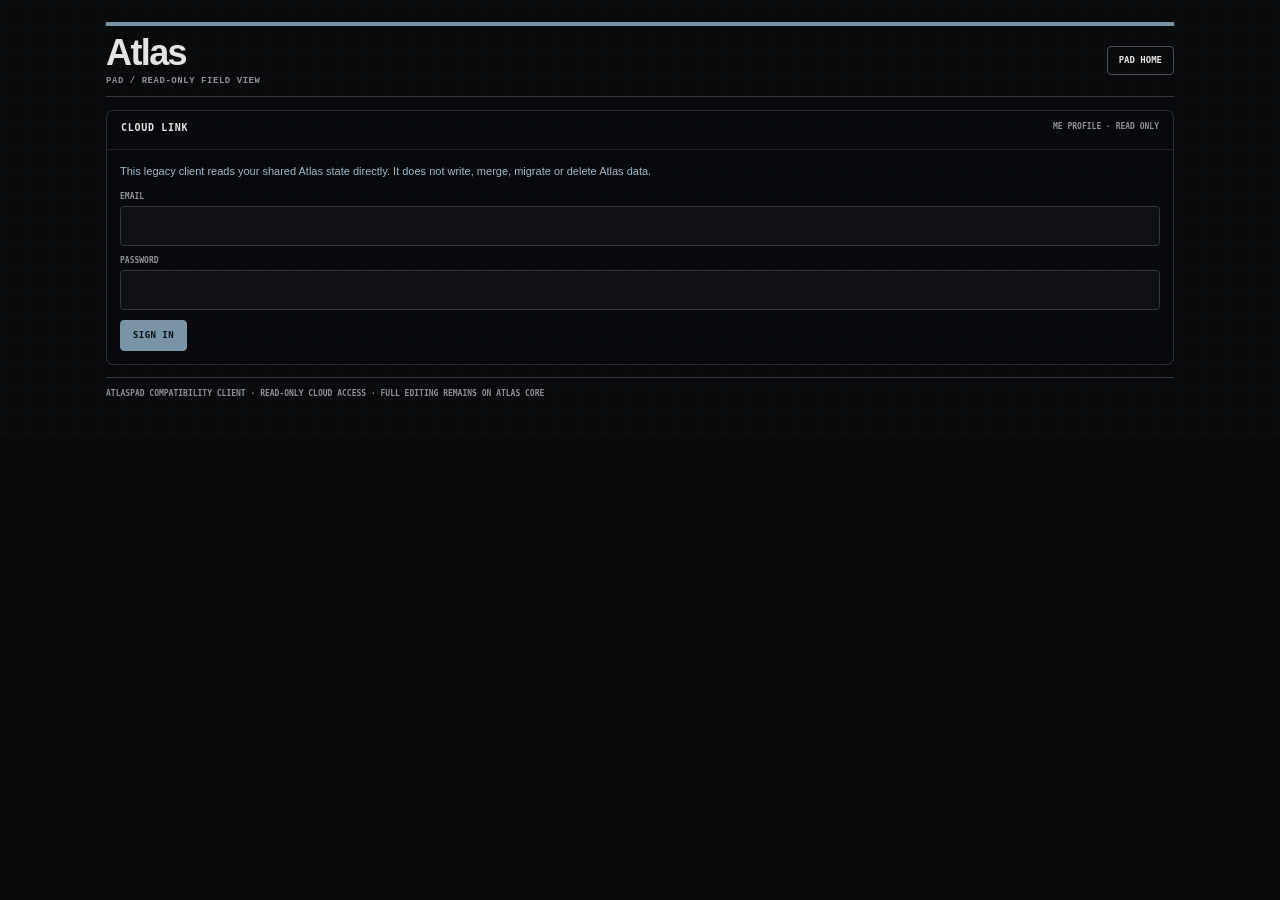
<file: pad-atlas.html>
<!doctype html>
<html lang="en-AU">
<head>
<meta charset="utf-8">
<meta name="viewport" content="width=device-width,initial-scale=1,maximum-scale=1,user-scalable=no,viewport-fit=cover">
<meta name="apple-mobile-web-app-capable" content="yes">
<meta name="apple-mobile-web-app-status-bar-style" content="black-translucent">
<meta name="theme-color" content="#080a0c">
<title>Atlas · Pad</title>
<style>
*{box-sizing:border-box}html,body{margin:0;min-height:100%;background:#080a0c;color:#e5e4e2;-webkit-text-size-adjust:100%}body{font-family:-apple-system,BlinkMacSystemFont,"Segoe UI",sans-serif;background-image:linear-gradient(rgba(118,145,162,.035) 1px,transparent 1px),linear-gradient(90deg,rgba(118,145,162,.035) 1px,transparent 1px);background-size:24px 24px}.mono{font-family:Menlo,Monaco,Consolas,"Courier New",monospace;text-transform:uppercase;letter-spacing:.06em}.shell{max-width:1120px;margin:0 auto;padding:22px 26px 32px}.topbar{border-top:4px solid #7894a6;border-bottom:1px solid #303941;padding:9px 0 10px;display:-webkit-flex;display:flex;-webkit-align-items:center;align-items:center;-webkit-justify-content:space-between;justify-content:space-between}.brand{font-size:36px;font-weight:780;letter-spacing:-.045em;line-height:1}.sub{margin-top:5px;color:#8b9294;font-size:9px;font-weight:800}.back{border:1px solid #46525b;border-radius:4px;color:#e5e4e2;padding:9px 11px;text-decoration:none;font:800 9px/1 Menlo,monospace;text-transform:uppercase}.main{padding-top:13px}.panel{margin-bottom:12px;border:1px solid rgba(48,57,65,.78);border-radius:7px;background:rgba(8,12,15,.30);overflow:hidden}.head{min-height:39px;padding:12px 14px;border-bottom:1px solid rgba(48,57,65,.58);display:-webkit-flex;display:flex;-webkit-justify-content:space-between;justify-content:space-between}.head h2{margin:0;font:850 10px/1 Menlo,monospace;text-transform:uppercase;letter-spacing:.07em}.meta{color:#8b9294;font:750 8px/1 Menlo,monospace;text-transform:uppercase}.pad{padding:13px}.notice{color:#a0b8c7;font-size:11px;line-height:1.55}.field{margin-bottom:10px}.field label{display:block;margin-bottom:5px;color:#8b9294;font:800 8px Menlo,monospace;text-transform:uppercase}.field input{width:100%;border:1px solid #303941;border-radius:4px;background:#0d1114;color:#e5e4e2;padding:11px 12px;font-size:14px}.btn{display:inline-block;border:1px solid #7894a6;border-radius:4px;background:#7894a6;color:#081015;padding:10px 12px;font:850 9px/1 Menlo,monospace;text-transform:uppercase;letter-spacing:.05em}.btn.secondary{background:transparent;color:#e5e4e2;border-color:#46525b}.btn+ .btn{margin-left:6px}.hidden{display:none}.metrics{display:-webkit-flex;display:flex;-webkit-flex-wrap:wrap;flex-wrap:wrap;margin:0 -5px}.metric{width:calc(25% - 10px);margin:0 5px 10px;border:1px solid #303941;border-radius:5px;background:#0d1114;padding:11px}.metric .k{font:800 8px Menlo,monospace;color:#7894a6;text-transform:uppercase}.metric .v{font-size:25px;font-weight:760;margin-top:7px}.tabs{padding:0 13px 10px}.tab{display:inline-block;margin:0 5px 5px 0;padding:8px 10px;border:1px solid #303941;border-radius:4px;color:#e5e4e2;background:transparent;font:800 9px Menlo,monospace;text-transform:uppercase}.tab.active{background:#7894a6;color:#081015;border-color:#7894a6}.list{padding:0 13px 13px}.row{padding:11px 2px;border-bottom:1px solid #252e35}.row:last-child{border-bottom:0}.row .title{font-size:13px;font-weight:730}.row .body{margin-top:4px;color:#8b9294;font-size:10.5px;line-height:1.45}.empty{padding:16px 2px;color:#8b9294;font-size:11px}.status{color:#8b9294;font:800 8px Menlo,monospace;text-transform:uppercase}.status.ok{color:#a0b8c7}.error{color:#d46d67;font-size:11px;line-height:1.5;margin-top:10px}.footer{margin-top:10px;padding-top:9px;border-top:1px solid #303941;color:#8b9294;font:750 8px/1.7 Menlo,monospace;text-transform:uppercase}@media (orientation:portrait){.shell{padding:18px}.brand{font-size:31px}.metric{width:calc(50% - 10px)}}
</style>
</head>
<body>
<div class="shell">
<header class="topbar"><div><div class="brand">Atlas</div><div class="sub mono">Pad / Read-only field view</div></div><a class="back" href="./pad.html">Pad Home</a></header>
<main class="main">
<section class="panel" id="loginPanel"><div class="head"><h2>Cloud Link</h2><div class="meta">Me profile · read only</div></div><div class="pad"><div class="notice">This legacy client reads your shared Atlas state directly. It does not write, merge, migrate or delete Atlas data.</div><div style="height:12px"></div><div class="field"><label>Email</label><input id="email" type="email" autocomplete="username"></div><div class="field"><label>Password</label><input id="password" type="password" autocomplete="current-password"></div><button class="btn" id="signIn">Sign in</button><div class="error hidden" id="loginError"></div></div></section>
<section id="app" class="hidden">
<section class="panel"><div class="head"><h2>Overview</h2><div id="syncState" class="status ok">Cloud connected</div></div><div class="pad"><div class="metrics"><div class="metric"><div class="k">Areas</div><div class="v" id="areasCount">0</div></div><div class="metric"><div class="k">Projects</div><div class="v" id="projectsCount">0</div></div><div class="metric"><div class="k">Notes</div><div class="v" id="notesCount">0</div></div><div class="metric"><div class="k">To-do</div><div class="v" id="todoCount">0</div></div></div><button class="btn secondary" id="refresh">Refresh</button><button class="btn secondary" id="signOut">Sign out</button></div></section>
<section class="panel"><div class="head"><h2>Atlas</h2><div class="meta" id="revision">revision --</div></div><div class="tabs"><button class="tab active" data-view="projects">Projects</button><button class="tab" data-view="notes">Notes</button><button class="tab" data-view="areas">Areas</button></div><div class="list" id="list"></div></section>
</section>
<div class="footer">AtlasPad compatibility client · read-only cloud access · full editing remains on Atlas Core</div>
</main></div>
<script>
(function(){
var SUPA='https://tqezgmpgjoibhckhnrfw.supabase.co';
var KEY='sb_publishable_B9miQZryNJq2nWspEvJAOg_ogAAdO7H';
var SESSION_KEY='atlas_pad_session_v1';
var state=null,currentView='projects';
function byId(id){return document.getElementById(id)}
function esc(v){return String(v==null?'':v).replace(/&/g,'&amp;').replace(/</g,'&lt;').replace(/>/g,'&gt;').replace(/"/g,'&quot;')}
function headers(token){var h={'apikey':KEY,'Content-Type':'application/json'};if(token)h.Authorization='Bearer '+token;return h}
function saveSession(s){localStorage.setItem(SESSION_KEY,JSON.stringify(s))}
function readSession(){try{return JSON.parse(localStorage.getItem(SESSION_KEY)||'null')}catch(e){return null}}
function clearSession(){localStorage.removeItem(SESSION_KEY)}
function api(path,token){return fetch(SUPA+path,{headers:headers(token)}).then(function(r){if(!r.ok)return r.text().then(function(t){throw new Error(t||('HTTP '+r.status))});return r.json()})}
function signIn(){byId('loginError').className='error hidden';var email=byId('email').value.trim(),password=byId('password').value;if(!email||!password){showError('Enter your Atlas cloud email and password.');return}byId('signIn').disabled=true;fetch(SUPA+'/auth/v1/token?grant_type=password',{method:'POST',headers:headers(),body:JSON.stringify({email:email,password:password})}).then(function(r){return r.json().then(function(j){if(!r.ok)throw new Error(j.error_description||j.msg||'Sign in failed');return j})}).then(function(s){saveSession(s);byId('password').value='';return loadAll(s)}).catch(function(e){showError(e.message)}).then(function(){byId('signIn').disabled=false})}
function showError(msg){byId('loginError').innerHTML=esc(msg);byId('loginError').className='error'}
function loadAll(sess){if(!sess||!sess.access_token||!sess.user||!sess.user.id){clearSession();return Promise.reject(new Error('Sign in required.'))}var token=sess.access_token,uid=sess.user.id;byId('syncState').innerHTML='Loading…';return api('/rest/v1/atlas_vaults?select=id&created_by=eq.'+encodeURIComponent(uid)+'&name=eq.Atlas&limit=1',token).then(function(v){if(!v.length)throw new Error('Atlas cloud vault not found.');return api('/rest/v1/atlas_profiles?select=id&vault_id=eq.'+encodeURIComponent(v[0].id)+'&profile_key=eq.me&kind=eq.person&owner_user_id=eq.'+encodeURIComponent(uid)+'&limit=1',token)}).then(function(p){if(!p.length)throw new Error('Atlas Me profile not found.');return api('/rest/v1/atlas_records?select=payload,revision,updated_at&profile_id=eq.'+encodeURIComponent(p[0].id)+'&record_type=eq.canonical_state_v1&record_id=eq.primary&limit=1',token)}).then(function(r){if(!r.length||!r[0].payload)throw new Error('Shared Atlas state is not available yet.');state=r[0].payload;byId('revision').innerHTML='revision '+esc(r[0].revision||0);render();byId('loginPanel').className='panel hidden';byId('app').className='';byId('syncState').innerHTML='Cloud connected'}).catch(function(e){byId('syncState').innerHTML='Cloud error';throw e})}
function arr(k){return state&&state[k] instanceof Array?state[k]:[]}
function textOf(o,keys){var i,v;for(i=0;i<keys.length;i++){v=o&&o[keys[i]];if(v!=null&&String(v).trim())return String(v)}return''}
function render(){byId('areasCount').innerHTML=arr('areas').length;byId('projectsCount').innerHTML=arr('projects').length;byId('notesCount').innerHTML=arr('notes').length;byId('todoCount').innerHTML=arr('quickTodos').length;renderList()}
function renderList(){var items=arr(currentView),html='',i,o,title,body;if(!items.length){byId('list').innerHTML='<div class="empty">Nothing to show in this view.</div>';return}for(i=0;i<items.length&&i<30;i++){o=items[i]||{};if(currentView==='projects'){title=textOf(o,['name','title'])||'Untitled project';body=textOf(o,['nextMove','description','status'])}else if(currentView==='notes'){title=textOf(o,['title','name'])||'Untitled note';body=textOf(o,['body','content','text']);if(body.length>180)body=body.slice(0,180)+'…'}else{title=textOf(o,['name','title'])||'Untitled area';body=textOf(o,['description','code'])}html+='<div class="row"><div class="title">'+esc(title)+'</div>'+(body?'<div class="body">'+esc(body)+'</div>':'')+'</div>'}byId('list').innerHTML=html}
function restore(){var s=readSession();if(!s)return;loadAll(s).catch(function(){clearSession();byId('app').className='hidden';byId('loginPanel').className='panel'})}
byId('signIn').onclick=signIn;byId('refresh').onclick=function(){var s=readSession();if(s)loadAll(s).catch(function(e){alert(e.message)})};byId('signOut').onclick=function(){clearSession();state=null;byId('app').className='hidden';byId('loginPanel').className='panel'};
var tabs=document.getElementsByClassName('tab'),i;for(i=0;i<tabs.length;i++)tabs[i].onclick=function(){var j;currentView=this.getAttribute('data-view');for(j=0;j<tabs.length;j++)tabs[j].className='tab';this.className='tab active';renderList()};
restore();
}());
</script>
</body>
</html>
</file>
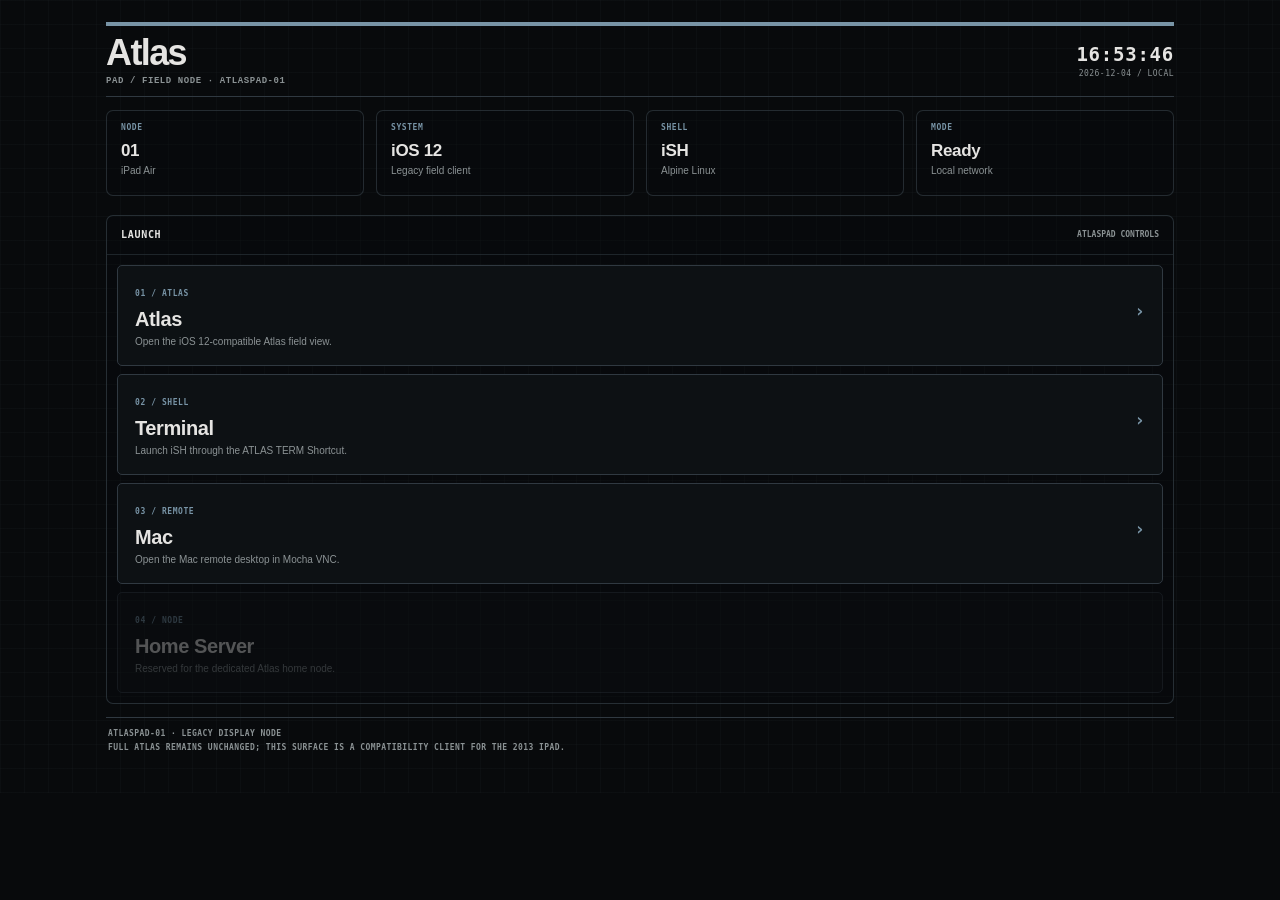
<file: pad.html>
<!doctype html>
<html lang="en-AU">
<head>
  <meta charset="utf-8">
  <meta name="viewport" content="width=device-width,initial-scale=1,maximum-scale=1,user-scalable=no,viewport-fit=cover">
  <meta name="apple-mobile-web-app-capable" content="yes">
  <meta name="apple-mobile-web-app-status-bar-style" content="black-translucent">
  <meta name="apple-mobile-web-app-title" content="AtlasPad">
  <meta name="theme-color" content="#080a0c">
  <link rel="apple-touch-icon" href="./atlas-192.png">
  <title>AtlasPad</title>
  <style>
    *{box-sizing:border-box}
    html,body{margin:0;min-height:100%;background:#080a0c;color:#e5e4e2;-webkit-text-size-adjust:100%}
    body{font-family:-apple-system,BlinkMacSystemFont,"Segoe UI",sans-serif;background-image:linear-gradient(rgba(118,145,162,.035) 1px,transparent 1px),linear-gradient(90deg,rgba(118,145,162,.035) 1px,transparent 1px);background-size:24px 24px}
    a{color:inherit;text-decoration:none;-webkit-tap-highlight-color:rgba(120,148,166,.18)}
    .mono{font-family:Menlo,Monaco,Consolas,"Courier New",monospace;text-transform:uppercase;letter-spacing:.065em}
    .shell{max-width:1120px;margin:0 auto;padding:22px 26px 30px}
    .topbar{border-top:4px solid #7894a6;border-bottom:1px solid #303941;padding:9px 0 10px;display:-webkit-flex;display:flex;-webkit-align-items:center;align-items:center;-webkit-justify-content:space-between;justify-content:space-between}
    .brand{font-size:36px;font-weight:780;letter-spacing:-.045em;line-height:1}
    .sub{margin-top:5px;color:#8b9294;font-size:9px;font-weight:800}
    .clock{text-align:right;font-family:Menlo,Monaco,Consolas,monospace}
    .clock .time{font-size:19px;font-weight:800;letter-spacing:.04em}
    .clock .date{margin-top:4px;color:#8b9294;font-size:8px;text-transform:uppercase;letter-spacing:.06em}
    .main{padding-top:13px}
    .metrics{display:-webkit-flex;display:flex;-webkit-flex-wrap:wrap;flex-wrap:wrap;margin:0 -6px 7px}
    .metric{width:calc(25% - 12px);margin:0 6px 12px;padding:13px 14px;min-height:86px;border:1px solid rgba(48,57,65,.72);border-radius:7px;background:rgba(8,12,15,.30)}
    .metric .tiny{font:800 8px/1 Menlo,Monaco,Consolas,monospace;text-transform:uppercase;letter-spacing:.07em;color:#7894a6}
    .metric .value{margin-top:9px;font-size:17px;font-weight:760;letter-spacing:-.02em}
    .metric .label{margin-top:4px;color:#8b9294;font-size:10px}
    .panel{border:1px solid rgba(48,57,65,.78);border-radius:7px;background:rgba(8,12,15,.30);overflow:hidden}
    .panel-head{min-height:39px;padding:12px 14px;border-bottom:1px solid rgba(48,57,65,.58);display:-webkit-flex;display:flex;-webkit-justify-content:space-between;justify-content:space-between;-webkit-align-items:center;align-items:center}
    .panel-head h2{margin:0;font:850 10px/1 Menlo,Monaco,Consolas,monospace;text-transform:uppercase;letter-spacing:.07em}
    .panel-head .meta{color:#8b9294;font:750 8px/1 Menlo,Monaco,Consolas,monospace;text-transform:uppercase}
    .actions{padding:10px}
    .action{display:block;min-height:91px;margin-bottom:8px;padding:16px 17px;border:1px solid #303941;border-radius:5px;background:#0d1114;position:relative}
    .action:last-child{margin-bottom:0}
    .action:active{background:#1a232a;border-color:#7894a6}
    .action .code{font:800 8px/1 Menlo,Monaco,Consolas,monospace;color:#7894a6;text-transform:uppercase;letter-spacing:.07em}
    .action .title{display:block;margin-top:8px;font-size:20px;font-weight:760;letter-spacing:-.02em}
    .action .desc{display:block;margin-top:4px;color:#8b9294;font-size:10px;line-height:1.4}
    .action .arrow{position:absolute;right:17px;top:34px;color:#7894a6;font:800 18px Menlo,monospace}
    .action.disabled{opacity:.34;pointer-events:none}
    .footer{margin-top:13px;padding:9px 2px;border-top:1px solid #303941;color:#8b9294;font:750 8px/1.7 Menlo,Monaco,Consolas,monospace;text-transform:uppercase;letter-spacing:.055em}
    @media (orientation:portrait){.shell{padding:18px 18px 26px}.brand{font-size:31px}.metric{width:calc(50% - 12px)}.action{min-height:88px}}
  </style>
</head>
<body>
  <div class="shell">
    <header class="topbar">
      <div>
        <div class="brand">Atlas</div>
        <div class="sub mono">Pad / Field Node · ATLASPAD-01</div>
      </div>
      <div class="clock">
        <div class="time" id="time">--:--:--</div>
        <div class="date" id="date">---- -- --</div>
      </div>
    </header>

    <main class="main">
      <section class="metrics" aria-label="Node status">
        <div class="metric"><div class="tiny">Node</div><div class="value">01</div><div class="label">iPad Air</div></div>
        <div class="metric"><div class="tiny">System</div><div class="value">iOS 12</div><div class="label">Legacy field client</div></div>
        <div class="metric"><div class="tiny">Shell</div><div class="value">iSH</div><div class="label">Alpine Linux</div></div>
        <div class="metric"><div class="tiny">Mode</div><div class="value">Ready</div><div class="label">Local network</div></div>
      </section>

      <section class="panel">
        <div class="panel-head"><h2>Launch</h2><div class="meta">AtlasPad controls</div></div>
        <div class="actions">
          <a class="action" href="./pad-atlas.html">
            <span class="code">01 / Atlas</span><span class="title">Atlas</span><span class="desc">Open the iOS 12-compatible Atlas field view.</span><span class="arrow">›</span>
          </a>
          <a class="action" href="shortcuts://run-shortcut/?name=ATLAS%20TERM">
            <span class="code">02 / Shell</span><span class="title">Terminal</span><span class="desc">Launch iSH through the ATLAS TERM Shortcut.</span><span class="arrow">›</span>
          </a>
          <a class="action" href="mochavnc://">
            <span class="code">03 / Remote</span><span class="title">Mac</span><span class="desc">Open the Mac remote desktop in Mocha VNC.</span><span class="arrow">›</span>
          </a>
          <div class="action disabled"><span class="code">04 / Node</span><span class="title">Home Server</span><span class="desc">Reserved for the dedicated Atlas home node.</span></div>
        </div>
      </section>

      <div class="footer">AtlasPad-01 · legacy display node<br>Full Atlas remains unchanged; this surface is a compatibility client for the 2013 iPad.</div>
    </main>
  </div>
  <script>
    (function(){
      function p(n){return n<10?'0'+n:String(n)}
      function tick(){var d=new Date();document.getElementById('time').innerHTML=p(d.getHours())+':'+p(d.getMinutes())+':'+p(d.getSeconds());document.getElementById('date').innerHTML=d.getFullYear()+'-'+p(d.getMonth()+1)+'-'+p(d.getDate())+' / local'}
      tick();setInterval(tick,1000)
    }());
  </script>
</body>
</html>
</file>
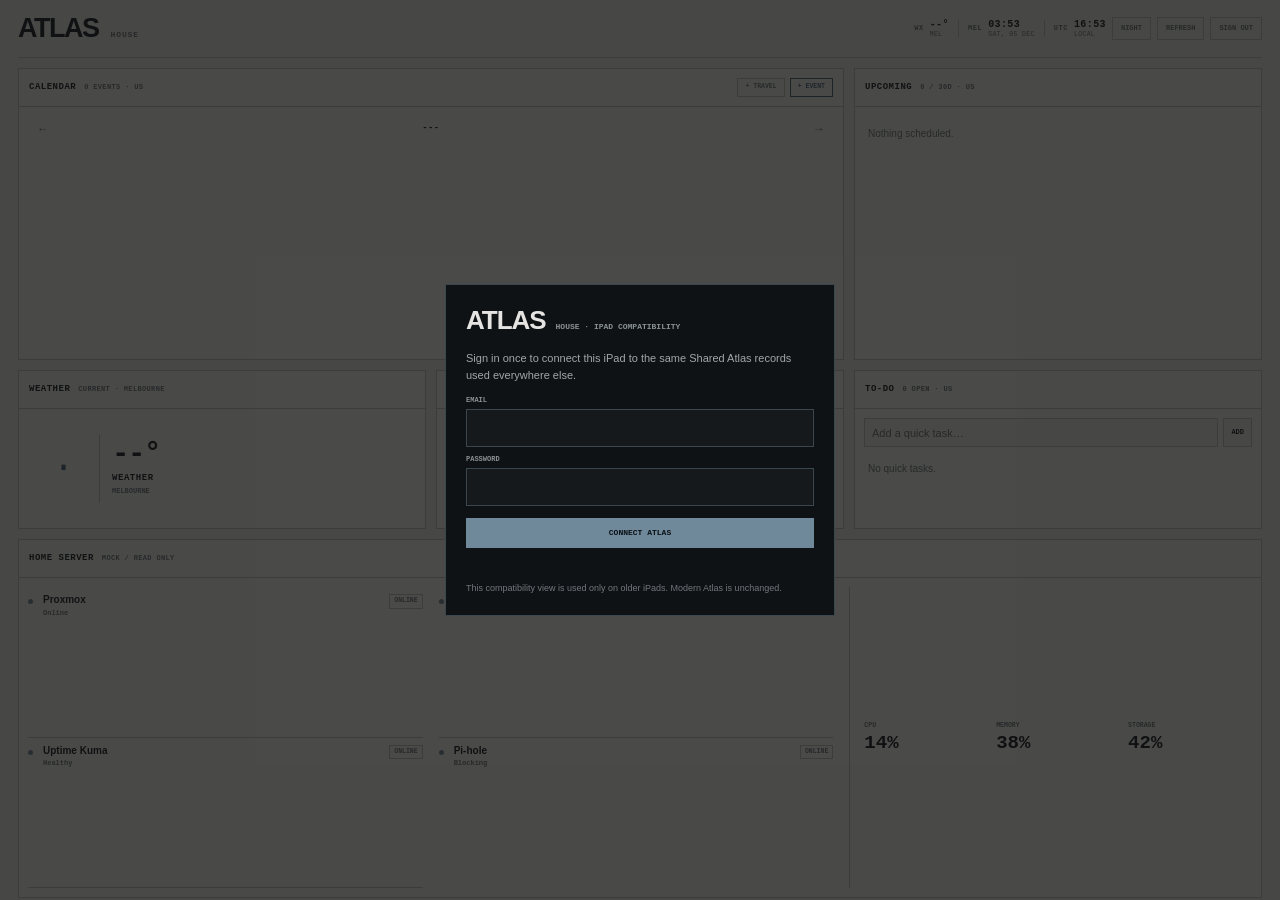
<file: house/legacy.html>
<!DOCTYPE html>
<html lang="en-AU">
<head>
  <meta charset="UTF-8">
  <meta name="viewport" content="width=device-width,initial-scale=1,maximum-scale=1,user-scalable=no,viewport-fit=cover">
  <meta name="apple-mobile-web-app-capable" content="yes">
  <meta name="apple-mobile-web-app-status-bar-style" content="black-translucent">
  <meta name="apple-mobile-web-app-title" content="Atlas House">
  <meta name="theme-color" content="#e9e6dc">
  <title>Atlas · House</title>
  <link rel="apple-touch-icon" href="../atlas-192.png">
  <link rel="stylesheet" href="./legacy.css?v=r72&hotfix=r75">
  <link rel="stylesheet" href="./legacy-calendar.css?v=r72&hotfix=r75">
  <link rel="stylesheet" href="./legacy-calendar-person.css?v=r72&hotfix=r75">
  <link rel="stylesheet" href="./legacy-upcoming-scroll.css?v=r72&hotfix=r75">
  <link rel="stylesheet" href="./legacy-calendar-colour-palette.css?v=r72&hotfix=r76">
</head>
<body>
  <header class="topbar">
    <div class="brand-block">
      <strong class="brand">Atlas</strong>
      <span class="surface-name">House</span>
    </div>
    <div class="chrono" aria-label="House status">
      <span class="chrono-block"><b>WX</b><strong id="topWeather">--°</strong><em id="topCondition">MEL</em></span>
      <i></i>
      <span class="chrono-block"><b>MEL</b><strong id="melTime">--:--</strong><em id="melDate">---</em></span>
      <i></i>
      <span class="chrono-block"><b>UTC</b><strong id="utcTime">--:--</strong><em id="syncState">LOCAL</em></span>
      <button class="top-action" id="themeToggle" type="button">Night</button>
      <button class="top-action" id="refreshHouse" type="button">Refresh</button>
      <button class="top-action" id="signOut" type="button">Sign out</button>
    </div>
  </header>

  <main class="house-board" id="houseBoard" aria-label="Atlas House dashboard">
    <section class="atlas-widget house-calendar" data-widget="calendar">
      <header class="widget-head">
        <div class="widget-ident"><strong>Calendar</strong><span id="calendarMeta">0 Events · Us</span></div>
        <div class="widget-actions"><button type="button" id="houseAddTravel">+ Travel</button><button type="button" id="houseAddEvent">+ Event</button></div>
      </header>
      <div class="widget-body flush">
        <div class="calendar-inner">
          <div class="mini-calendar-head"><button type="button" id="calPrev" aria-label="Previous month">←</button><strong id="calendarTitle">---</strong><button type="button" id="calNext" aria-label="Next month">→</button></div>
          <div class="mini-cal" id="miniCalendar"></div>
        </div>
      </div>
    </section>

    <section class="atlas-widget house-upcoming" data-widget="upcoming">
      <header class="widget-head"><div class="widget-ident"><strong>Upcoming</strong><span id="upcomingMeta">0 / 30D · Us</span></div></header>
      <div class="widget-body"><div class="widget-list" id="upcomingList"><div class="widget-empty">Nothing scheduled.</div></div></div>
    </section>

    <section class="atlas-widget house-weather" data-widget="weather">
      <header class="widget-head"><div class="widget-ident"><strong>Weather</strong><span>Current · Melbourne</span></div></header>
      <div class="widget-body"><div class="weather-readout"><div class="weather-icon" id="weatherIcon" aria-hidden="true">·</div><div class="weather-copy"><strong id="weatherTemp">--°</strong><span id="weatherCondition">Weather</span><small id="weatherDetail">Melbourne</small></div></div></div>
    </section>

    <section class="atlas-widget house-list" data-widget="list">
      <header class="widget-head"><div class="widget-ident"><strong>List</strong><span id="listMeta">0 Lists · Us</span></div></header>
      <div class="widget-body">
        <div class="list-toolbar"><select id="listSelect" aria-label="Choose list"><option value="">No lists</option></select><button type="button" id="newList">+ List</button></div>
        <div class="quick-add"><input id="listItemInput" type="text" placeholder="Add an item…" autocomplete="off"><button type="button" id="addListItem">Add</button></div>
        <div class="quick-list" id="listItems"><div class="widget-empty">No items yet.</div></div>
      </div>
    </section>

    <section class="atlas-widget house-todo" data-widget="todo">
      <header class="widget-head"><div class="widget-ident"><strong>To-do</strong><span id="todoMeta">0 Open · Us</span></div></header>
      <div class="widget-body">
        <div class="quick-add"><input id="todoInput" type="text" placeholder="Add a quick task…" autocomplete="off"><button type="button" id="addTodo">Add</button></div>
        <div class="quick-list" id="todoList"><div class="widget-empty">No quick tasks.</div></div>
      </div>
    </section>

    <section class="atlas-widget house-server" data-widget="server">
      <header class="widget-head"><div class="widget-ident"><strong>Home Server</strong><span>Mock / Read only</span></div></header>
      <div class="widget-body server-body">
        <div class="server-service-list">
          <div class="widget-row server-ok"><i></i><div><strong>Proxmox</strong><small>Online</small></div><em>Online</em></div>
          <div class="widget-row server-ok"><i></i><div><strong>Tailscale</strong><small>Connected</small></div><em>Online</em></div>
          <div class="widget-row server-ok"><i></i><div><strong>Uptime Kuma</strong><small>Healthy</small></div><em>Online</em></div>
          <div class="widget-row server-ok"><i></i><div><strong>Pi-hole</strong><small>Blocking</small></div><em>Online</em></div>
        </div>
        <div class="server-metrics"><div class="widget-kpi"><span>CPU</span><b>14%</b></div><div class="widget-kpi"><span>Memory</span><b>38%</b></div><div class="widget-kpi"><span>Storage</span><b>42%</b></div></div>
      </div>
    </section>
  </main>

  <div class="rotate-note" aria-live="polite"><div><strong>Atlas House</strong><span>Rotate the iPad to landscape.</span></div></div>

  <div class="calendar-overlay hidden" id="houseCalendarOverlay" role="dialog" aria-modal="true" aria-labelledby="houseCalendarHeading">
    <section class="calendar-card">
      <header class="calendar-card-head"><div><strong id="houseCalendarHeading">New event</strong><span>Calendar · Us / House</span></div><button type="button" id="houseCalendarClose" aria-label="Close">×</button></header>
      <div class="calendar-form">
        <input id="houseCalendarType" type="hidden" value="event">
        <label class="calendar-field"><span id="houseCalendarTitleLabel">Event</span><input id="houseCalendarTitle" type="text" autocomplete="off" placeholder="Event title"></label>
        <div class="calendar-form-row three">
          <label class="calendar-field"><span>Date</span><input id="houseCalendarDate" type="date"></label>
          <label class="calendar-field"><span id="houseCalendarStartLabel">Start</span><input id="houseCalendarStart" type="time"></label>
          <label class="calendar-field"><span id="houseCalendarEndLabel">End</span><input id="houseCalendarEnd" type="time"></label>
        </div>
        <div class="calendar-travel-fields hidden" id="houseTravelFields">
          <div class="calendar-form-row two">
            <label class="calendar-field"><span>Traveller</span><input id="houseCalendarTraveler" type="text" autocomplete="off" placeholder="Fraser"></label>
            <label class="calendar-field"><span>Flight</span><input id="houseCalendarFlight" type="text" autocomplete="off" autocapitalize="characters" placeholder="VA823"></label>
          </div>
          <div class="calendar-form-row two">
            <label class="calendar-field"><span>Origin</span><input id="houseCalendarOrigin" type="text" autocomplete="off" autocapitalize="characters" placeholder="MEL"></label>
            <label class="calendar-field"><span>Destination</span><input id="houseCalendarDestination" type="text" autocomplete="off" autocapitalize="characters" placeholder="SYD"></label>
          </div>
        </div>
        <div class="calendar-form-row two">
          <label class="calendar-field"><span id="houseCalendarZoneLabel">Time zone</span><select id="houseCalendarZone"><option value="Australia/Melbourne">Melbourne / Victoria</option><option value="Australia/Sydney">Sydney / NSW / ACT</option><option value="Australia/Brisbane">Brisbane / Queensland</option><option value="Australia/Adelaide">Adelaide / South Australia</option><option value="Australia/Perth">Perth / Western Australia</option><option value="UTC">UTC</option></select></label>
          <label class="calendar-field"><span>Arrival time zone</span><select id="houseCalendarArrivalZone"><option value="">Same / not set</option><option value="Australia/Melbourne">Melbourne / Victoria</option><option value="Australia/Sydney">Sydney / NSW / ACT</option><option value="Australia/Brisbane">Brisbane / Queensland</option><option value="Australia/Adelaide">Adelaide / South Australia</option><option value="Australia/Perth">Perth / Western Australia</option><option value="UTC">UTC</option></select></label>
        </div>
        <div class="calendar-form-row two">
          <label class="calendar-field"><span>Colour</span><select id="houseCalendarColor"><option value="">Automatic</option><option value="slate">Slate</option><option value="blue">Blue</option><option value="teal">Teal</option><option value="green">Green</option><option value="amber">Amber</option><option value="red">Red</option><option value="purple">Purple</option><option value="pink">Pink</option></select></label>
          <label class="calendar-field"><span>Profile</span><input type="text" value="Us / House" disabled></label>
        </div>
        <label class="calendar-field"><span>Notes</span><textarea id="houseCalendarNotes" placeholder="Optional context"></textarea></label>
        <div class="calendar-form-actions"><button type="button" id="houseCalendarCancel">Cancel</button><button type="button" class="primary" id="houseCalendarSave">Save Event</button></div>
      </div>
    </section>
  </div>

  <div class="auth-overlay" id="authOverlay">
    <section class="auth-card" aria-label="Atlas Cloud sign in">
      <div class="auth-brand"><strong>Atlas</strong><span>House · iPad compatibility</span></div>
      <p>Sign in once to connect this iPad to the same Shared Atlas records used everywhere else.</p>
      <label>Email<input id="email" type="email" autocomplete="username" autocapitalize="none"></label>
      <label>Password<input id="password" type="password" autocomplete="current-password"></label>
      <button type="button" id="signIn">Connect Atlas</button>
      <div class="auth-error" id="authError"></div>
      <small>This compatibility view is used only on older iPads. Modern Atlas is unchanged.</small>
    </section>
  </div>

  <div class="toast" id="toast" role="status" aria-live="polite"></div>
  <script src="./legacy.js?v=r72&hotfix=r75"></script>
  <script src="./legacy-calendar.js?v=r72&hotfix=r75"></script>
  <script src="./legacy-upcoming-edit.js?v=r72&hotfix=r75"></script>
  <script src="./legacy-calendar-link-colours.js?v=r72&hotfix=r75"></script>
  <script src="./legacy-calendar-link-ui.js?v=r72&hotfix=r75"></script>
  <script src="./legacy-calendar-person.js?v=r72&hotfix=r75"></script>
  <script src="./legacy-upcoming-scroll.js?v=r72&hotfix=r75"></script>
  <script src="./legacy-calendar-colour-palette.js?v=r72&hotfix=r76"></script>
</body>
</html>
</file>
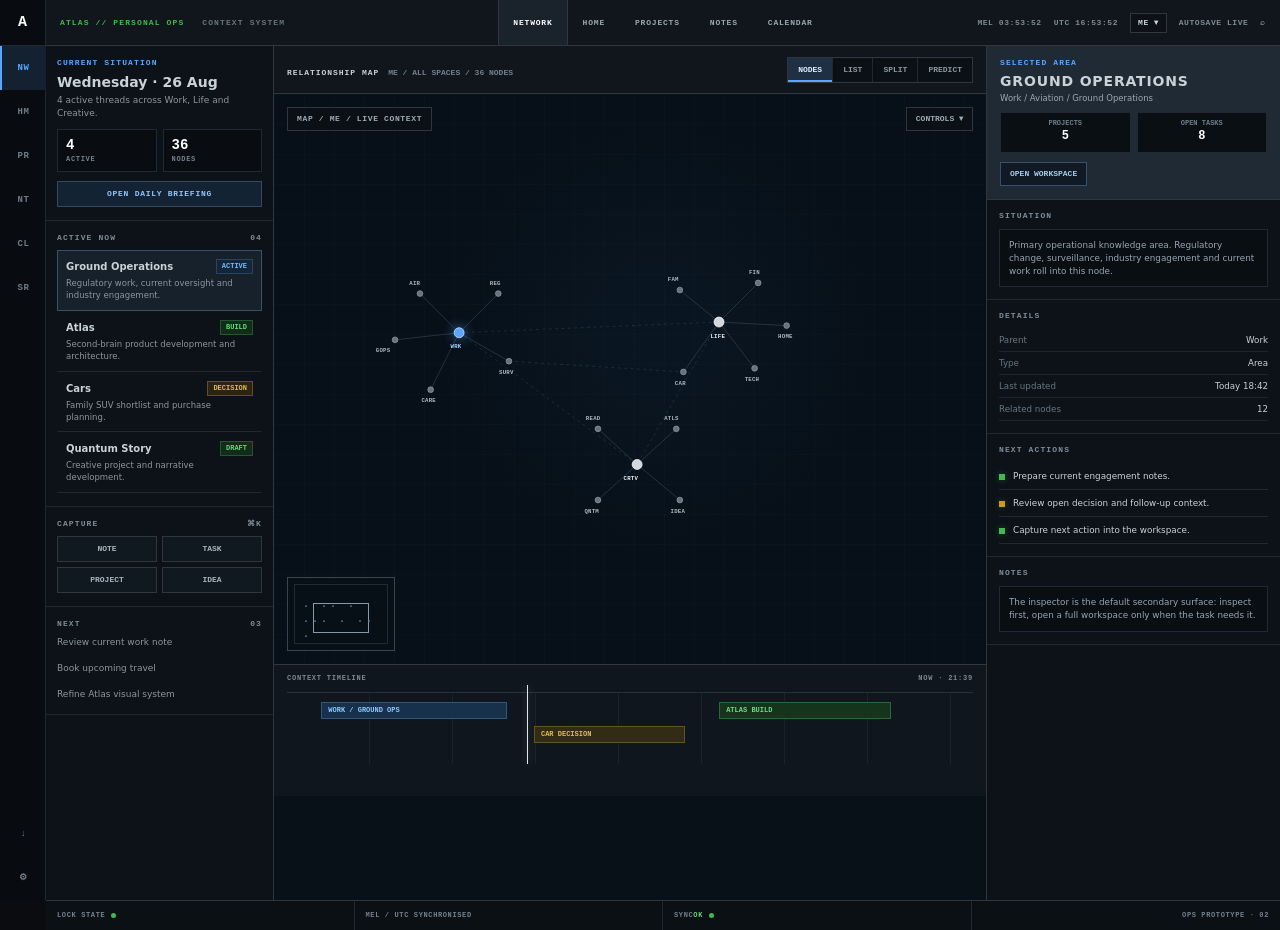
<file: prototypes/ops-palantir/interactive.html>
<!doctype html>
<html lang="en">
<head>
<meta charset="utf-8">
<meta name="viewport" content="width=device-width,initial-scale=1,viewport-fit=cover">
<title>Atlas Ops · Interactive Prototype</title>
<style>
:root{--bg:#0a0c10;--rail:#080b0f;--surface:#11161d;--surface2:#161b22;--surface3:#1d242d;--line:#30363d;--soft:#202832;--ink:#c9d1d9;--muted:#8b949e;--faint:#5e6975;--info:#58a6ff;--ok:#3fb950;--warn:#d29922;--bad:#f85149;--mono:ui-monospace,SFMono-Regular,Menlo,Monaco,Consolas,"Liberation Mono",monospace;--sans:Inter,ui-sans-serif,system-ui,-apple-system,BlinkMacSystemFont,"Segoe UI",sans-serif}
*{box-sizing:border-box}html,body{margin:0;min-height:100%;background:var(--bg);color:var(--ink);font-family:var(--sans)}button,input{font:inherit}button{cursor:pointer}.app{min-height:100vh;display:grid;grid-template-columns:46px minmax(0,1fr);background:var(--bg)}
.rail{position:sticky;top:0;height:100vh;background:var(--rail);border-right:1px solid var(--soft);display:flex;flex-direction:column;align-items:center;z-index:30}.logo{width:46px;height:46px;display:grid;place-items:center;border-bottom:1px solid var(--soft);font:900 15px/1 var(--mono);color:#fff}.rail button{width:46px;height:44px;border:0;border-left:2px solid transparent;background:transparent;color:#707b86;font:800 9px/1 var(--mono);letter-spacing:.08em}.rail button:hover{color:#b8c2cc;background:#0e141a}.rail button.active{color:var(--info);background:#142131;border-left-color:var(--info)}.rail .spacer{flex:1}
.shell{min-width:0}.top{height:46px;background:var(--surface);border-bottom:1px solid var(--line);display:grid;grid-template-columns:minmax(240px,1fr) auto minmax(300px,1fr);align-items:center;padding:0 14px;position:sticky;top:0;z-index:25}.classify{font:800 8px/1 var(--mono);letter-spacing:.14em;color:var(--ok);text-transform:uppercase}.classify span{margin-left:12px;color:#69747f}.nav{height:100%;display:flex}.nav button{height:100%;border:0;border-left:1px solid transparent;border-right:1px solid transparent;background:transparent;color:#9ca7b2;padding:0 14px;font:800 8px/1 var(--mono);letter-spacing:.1em;text-transform:uppercase}.nav button.active{background:#1a222b;border-color:var(--line);color:#fff}.telemetry{justify-self:end;display:flex;gap:12px;align-items:center;color:#7f8a95;font:700 8px/1 var(--mono);text-transform:uppercase;letter-spacing:.07em}.telemetry .profile{border:1px solid var(--line);padding:5px 7px;background:#0d1117;color:#cbd4dc}
.layout{display:grid;grid-template-columns:228px minmax(0,1fr) 294px;min-height:calc(100vh - 46px)}.left,.right{background:#0d1218;min-width:0}.left{border-right:1px solid var(--line)}.right{border-left:1px solid var(--line)}.center{min-width:0;background:#081018}.section{padding:13px 11px;border-bottom:1px solid var(--soft)}.eyebrow,.sectitle{font:800 8px/1 var(--mono);letter-spacing:.14em;text-transform:uppercase}.eyebrow{color:var(--info);margin-bottom:7px}.sectitle{color:#7f8b96;display:flex;justify-content:space-between;margin-bottom:8px}.section h2{font-size:14px;margin:0 0 4px}.copy{font-size:9px;color:var(--muted);line-height:1.45}.stats{display:grid;grid-template-columns:1fr 1fr;gap:6px;margin-top:9px}.stat{border:1px solid var(--soft);background:#090d12;padding:8px}.stat b{display:block;color:#fff;font:900 14px/1 var(--mono)}.stat span{display:block;margin-top:4px;font:800 7px/1 var(--mono);color:#75818d;text-transform:uppercase;letter-spacing:.1em}.primary{width:100%;margin-top:9px;padding:8px 9px;border:1px solid #33495f;background:#142334;color:#8fc7ff;font:800 8px/1 var(--mono);text-transform:uppercase;letter-spacing:.09em}.primary:hover{background:#1a2d42}
.context{padding:8px;border:1px solid transparent;border-bottom-color:var(--soft);transition:.12s}.context:hover{background:#111922}.context.active{background:#17212b;border-color:#35516b}.context .row{display:flex;align-items:center;justify-content:space-between;gap:7px}.context strong{font-size:10px}.context p{margin:4px 0 0;color:var(--muted);font-size:8.5px;line-height:1.4}.pill{font:900 7px/1 var(--mono);padding:3px 5px;text-transform:uppercase;border:1px solid #28445e;background:#122539;color:#72baff}.pill.ok{border-color:#24572f;background:#112c19;color:#69d57d}.pill.warn{border-color:#654f19;background:#2b2410;color:#dfba54}.capture-grid{display:grid;grid-template-columns:1fr 1fr;gap:5px}.capture-grid button{border:1px solid var(--line);background:#101820;color:#a9b4be;padding:8px 5px;font:800 8px/1 var(--mono);text-transform:uppercase}.capture-grid button:hover{border-color:#506274;color:#fff}
.centerhead{height:48px;background:var(--surface);border-bottom:1px solid var(--line);display:flex;align-items:center;justify-content:space-between;padding:0 13px}.centertitle{font:900 8px/1 var(--mono);text-transform:uppercase;letter-spacing:.12em}.centermeta{margin-left:9px;color:#72808c;font:700 8px/1 var(--mono)}.modes{display:flex;border:1px solid var(--line);background:#0b1015}.modes button{border:0;border-left:1px solid var(--soft);background:transparent;color:#8b97a2;padding:8px 10px;font:900 8px/1 var(--mono);text-transform:uppercase}.modes button:first-child{border-left:0}.modes button.active{background:#203044;color:#ddecff;box-shadow:inset 0 -2px var(--info)}
.viewport{height:570px;position:relative;overflow:hidden;background:radial-gradient(circle at 54% 42%,rgba(24,57,83,.16),transparent 43%),#071019}.viewport:before{content:"";position:absolute;inset:0;background-image:linear-gradient(rgba(116,142,164,.12) 1px,transparent 1px),linear-gradient(90deg,rgba(116,142,164,.12) 1px,transparent 1px);background-size:30px 30px;opacity:.24}.viewport svg{position:absolute;inset:0;width:100%;height:100%}.edge{stroke:#475460;stroke-width:1;opacity:.68}.edge.cross{stroke:#385269;stroke-dasharray:4 5;opacity:.55}.node{cursor:pointer}.node circle{fill:#66727e;stroke:#909ca7;stroke-width:1;transition:.12s}.node text{fill:#aeb8c1;font:800 8px/1 var(--mono);letter-spacing:.04em;pointer-events:none}.node.major circle{fill:#d2d8de;stroke:#fff}.node.major text{fill:#eef3f7}.node.active circle{fill:var(--info);stroke:#ddecff;filter:drop-shadow(0 0 8px rgba(88,166,255,.7))}.node.active text{fill:#a4d2ff}.hud{position:absolute;left:13px;top:13px;border:1px solid var(--line);background:#0b1118e8;color:#9eabb6;padding:7px 9px;font:800 8px/1 var(--mono);letter-spacing:.08em}.control{position:absolute;right:13px;top:13px;border:1px solid var(--line);background:#0b1118e8;color:#9eabb6;padding:7px 9px;font:800 8px/1 var(--mono);text-transform:uppercase}.minimap{position:absolute;left:13px;bottom:13px;width:108px;height:74px;border:1px solid #384651;background:#071018e8;padding:6px}.minimap-inner{width:100%;height:100%;border:1px solid #202a33;position:relative}.minimap-inner:before{content:"";position:absolute;left:18px;top:18px;width:54px;height:28px;border:1px solid #8699aa}.minimap-inner:after{content:"· ·· ·  ···   · ·· ·";position:absolute;inset:14px 8px;color:#647d92;font:800 10px/1.5 var(--mono);letter-spacing:3px}.listview,.splitview,.predictview{display:none;position:absolute;inset:0;background:#0a1016}.viewport.mode-list .graphview,.viewport.mode-predict .graphview{display:none}.viewport.mode-list .listview,.viewport.mode-predict .predictview{display:block}.viewport.mode-split .graphview{width:58%}.viewport.mode-split .splitview{display:block;left:58%;border-left:1px solid var(--line)}
.listview{padding:18px}.table{border:1px solid var(--line);background:#0d1319}.thead,.trow{display:grid;grid-template-columns:100px 1.2fr 1fr 90px 90px;gap:0}.thead{background:#151c24;color:#7e8a96;font:900 7px/1 var(--mono);text-transform:uppercase;letter-spacing:.1em}.thead div,.trow div{padding:9px;border-right:1px solid var(--soft);border-bottom:1px solid var(--soft)}.thead div:last-child,.trow div:last-child{border-right:0}.trow{font-size:9px;color:#aeb8c2}.trow:hover{background:#131b23}.splitview{padding:14px}.splitview h3,.predictview h3{margin:0 0 10px;font:900 8px/1 var(--mono);text-transform:uppercase;letter-spacing:.12em;color:#81909c}.split-card{border:1px solid var(--line);background:#0d1319;margin-bottom:8px;padding:10px}.split-card b{font-size:10px}.split-card p{font-size:8.5px;color:var(--muted);line-height:1.4}.predictview{padding:18px}.prediction{display:grid;grid-template-columns:52px 1fr 85px;align-items:center;border-bottom:1px solid var(--soft);padding:12px 6px}.prediction .score{font:900 16px/1 var(--mono);color:#fff}.prediction b{font-size:10px}.prediction p{font-size:8.5px;color:var(--muted);margin:3px 0 0}.prediction .tag{font:900 7px/1 var(--mono);text-transform:uppercase;color:#7ebdff;text-align:right}
.timeline{height:132px;border-top:1px solid var(--line);background:#10161d;padding:10px 13px}.timeline-head{display:flex;justify-content:space-between;color:#7c8994;font:900 7px/1 var(--mono);text-transform:uppercase;letter-spacing:.11em}.track{position:relative;height:72px;margin-top:10px;border-top:1px solid #26313b;background:repeating-linear-gradient(90deg,transparent 0 11.9%,#1d2730 12%,transparent 12.1%)}.bar{position:absolute;height:17px;padding:0 6px;border:1px solid #345779;background:#17314c;color:#8fc8ff;font:900 7px/15px var(--mono);text-transform:uppercase}.bar.ok{border-color:#2b6738;background:#14351c;color:#73d888}.bar.warn{border-color:#67531d;background:#332c15;color:#e0bd54}.cursor{position:absolute;top:-8px;bottom:0;left:35%;width:1px;background:#e0e6ec;box-shadow:0 0 10px rgba(255,255,255,.35)}
.inspect-top{padding:13px;background:#202a34;border-bottom:1px solid var(--line)}.inspect-type{font:900 8px/1 var(--mono);color:var(--info);letter-spacing:.14em;text-transform:uppercase}.inspect-top h2{font-size:14px;margin:6px 0 4px;text-transform:uppercase;letter-spacing:.06em}.inspect-path{font-size:8.5px;color:#9ba6b0}.inspect-stats{display:grid;grid-template-columns:1fr 1fr;gap:6px;margin-top:9px}.inspect-stat{background:#0a0f14;border:1px solid var(--soft);padding:7px;text-align:center}.inspect-stat span{display:block;color:#707d89;font:800 7px/1 var(--mono);text-transform:uppercase}.inspect-stat b{display:block;color:#fff;font:900 12px/1.5 var(--mono)}.open-btn{margin-top:9px;border:1px solid #36516b;background:#111a24;color:#a9caea;padding:7px 9px;font:900 8px/1 var(--mono);text-transform:uppercase}.inspect-section{padding:12px;border-bottom:1px solid var(--soft)}.inspect-section h3{font:900 8px/1 var(--mono);letter-spacing:.14em;text-transform:uppercase;color:#7f8c98;margin:0 0 9px}.note{border:1px solid var(--soft);background:#090e13;padding:9px;font-size:8.8px;line-height:1.45;color:#98a4af}.detail{display:flex;justify-content:space-between;gap:10px;border-bottom:1px solid #1c242c;padding:6px 0;font-size:8.7px}.detail span:first-child{color:#687580}.detail span:last-child{color:#c7d0d8;text-align:right}.next{display:flex;gap:8px;padding:8px 0;border-bottom:1px solid var(--soft);font-size:8.8px}.dot{width:6px;height:6px;margin-top:3px;background:var(--ok);box-shadow:0 0 6px rgba(63,185,80,.35)}.dot.warn{background:var(--warn)}
.status{height:30px;border-top:1px solid var(--line);background:#0b1015;display:grid;grid-template-columns:1fr 1fr 1fr 1fr;color:#75818d;font:800 7px/1 var(--mono);text-transform:uppercase;letter-spacing:.09em}.status div{display:flex;align-items:center;padding:0 11px;border-right:1px solid var(--soft)}.status div:last-child{border-right:0;justify-content:flex-end}.status .green{color:#68d77c}.statusdot{width:5px;height:5px;border-radius:50%;background:var(--ok);margin-left:6px}
.toast{position:fixed;left:60px;bottom:42px;border:1px solid #3b536b;background:#101923;color:#b7d4ef;padding:9px 11px;font:800 8px/1 var(--mono);text-transform:uppercase;letter-spacing:.08em;opacity:0;transform:translateY(8px);transition:.16s;z-index:100}.toast.show{opacity:1;transform:translateY(0)}
@media(max-width:1100px){.layout{grid-template-columns:210px minmax(0,1fr)}.right{display:none}.telemetry{display:none}.top{grid-template-columns:1fr auto}.viewport{height:520px}}@media(max-width:760px){.app{grid-template-columns:1fr}.rail{display:none}.top{position:relative;height:auto;min-height:48px;grid-template-columns:1fr;padding:9px}.nav{display:none}.layout{grid-template-columns:1fr}.left{display:none}.viewport{height:58vh}.timeline{height:116px}}
</style>
</head>
<body>
<div class="app">
  <aside class="rail"><div class="logo">A</div><button class="active" data-section="network">NW</button><button data-section="home">HM</button><button data-section="projects">PR</button><button data-section="notes">NT</button><button data-section="calendar">CL</button><button data-section="search">SR</button><div class="spacer"></div><button>↓</button><button>⚙</button></aside>
  <div class="shell">
    <header class="top"><div class="classify">ATLAS // PERSONAL OPS <span>CONTEXT SYSTEM</span></div><nav class="nav"><button class="active">Network</button><button>Home</button><button>Projects</button><button>Notes</button><button>Calendar</button></nav><div class="telemetry"><span id="melTime">MEL 21:39:06</span><span id="utcTime">UTC 11:39:06</span><span class="profile">ME ▾</span><span>AUTOSAVE LIVE</span><span>⌕</span></div></header>
    <main class="layout">
      <aside class="left">
        <section class="section"><div class="eyebrow">Current situation</div><h2>Wednesday · 26 Aug</h2><div class="copy">4 active threads across Work, Life and Creative.</div><div class="stats"><div class="stat"><b>4</b><span>active</span></div><div class="stat"><b>36</b><span>nodes</span></div></div><button class="primary" data-toast="Daily briefing would open here">Open daily briefing</button></section>
        <section class="section"><div class="sectitle"><span>Active now</span><span>04</span></div>
          <div class="context active" data-entity="wrk"><div class="row"><strong>Ground Operations</strong><span class="pill">Active</span></div><p>Regulatory work, current oversight and industry engagement.</p></div>
          <div class="context" data-entity="atls"><div class="row"><strong>Atlas</strong><span class="pill ok">Build</span></div><p>Second-brain product development and architecture.</p></div>
          <div class="context" data-entity="car"><div class="row"><strong>Cars</strong><span class="pill warn">Decision</span></div><p>Family SUV shortlist and purchase planning.</p></div>
          <div class="context" data-entity="qntm"><div class="row"><strong>Quantum Story</strong><span class="pill ok">Draft</span></div><p>Creative project and narrative development.</p></div>
        </section>
        <section class="section"><div class="sectitle"><span>Capture</span><span>⌘K</span></div><div class="capture-grid"><button data-toast="Capture Note">Note</button><button data-toast="Capture Task">Task</button><button data-toast="Create Project">Project</button><button data-toast="Capture Idea">Idea</button></div></section>
        <section class="section"><div class="sectitle"><span>Next</span><span>03</span></div><div class="copy">Review current work note<br><br>Book upcoming travel<br><br>Refine Atlas visual system</div></section>
      </aside>
      <section class="center">
        <div class="centerhead"><div><span class="centertitle">Relationship map</span><span class="centermeta">ME / ALL SPACES / 36 NODES</span></div><div class="modes"><button class="active" data-mode="nodes">Nodes</button><button data-mode="list">List</button><button data-mode="split">Split</button><button data-mode="predict">Predict</button></div></div>
        <div class="viewport" id="viewport">
          <div class="graphview"><div class="hud">MAP / ME / LIVE CONTEXT</div><div class="control">Controls ▾</div>
            <svg viewBox="0 0 1000 570">
              <g><line class="edge" x1="260" y1="220" x2="205" y2="165"/><line class="edge" x1="260" y1="220" x2="170" y2="230"/><line class="edge" x1="260" y1="220" x2="315" y2="165"/><line class="edge" x1="260" y1="220" x2="330" y2="260"/><line class="edge" x1="260" y1="220" x2="220" y2="300"/><line class="edge" x1="625" y1="205" x2="570" y2="160"/><line class="edge" x1="625" y1="205" x2="680" y2="150"/><line class="edge" x1="625" y1="205" x2="720" y2="210"/><line class="edge" x1="625" y1="205" x2="675" y2="270"/><line class="edge" x1="625" y1="205" x2="575" y2="275"/><line class="edge" x1="510" y1="405" x2="455" y2="455"/><line class="edge" x1="510" y1="405" x2="570" y2="455"/><line class="edge" x1="510" y1="405" x2="565" y2="355"/><line class="edge" x1="510" y1="405" x2="455" y2="355"/><line class="edge cross" x1="260" y1="220" x2="625" y2="205"/><line class="edge cross" x1="260" y1="220" x2="510" y2="405"/><line class="edge cross" x1="625" y1="205" x2="510" y2="405"/><line class="edge cross" x1="330" y1="260" x2="575" y2="275"/></g>
              <g class="node major active" data-entity="wrk"><circle cx="260" cy="220" r="7"/><text x="248" y="241">WRK</text></g><g class="node" data-entity="air"><circle cx="205" cy="165" r="4"/><text x="190" y="153">AIR</text></g><g class="node" data-entity="gops"><circle cx="170" cy="230" r="4"/><text x="143" y="247">GOPS</text></g><g class="node" data-entity="reg"><circle cx="315" cy="165" r="4"/><text x="303" y="153">REG</text></g><g class="node" data-entity="surv"><circle cx="330" cy="260" r="4"/><text x="316" y="278">SURV</text></g><g class="node" data-entity="care"><circle cx="220" cy="300" r="4"/><text x="207" y="318">CARE</text></g>
              <g class="node major" data-entity="life"><circle cx="625" cy="205" r="7"/><text x="613" y="227">LIFE</text></g><g class="node" data-entity="fam"><circle cx="570" cy="160" r="4"/><text x="553" y="147">FAM</text></g><g class="node" data-entity="fin"><circle cx="680" cy="150" r="4"/><text x="667" y="137">FIN</text></g><g class="node" data-entity="home"><circle cx="720" cy="210" r="4"/><text x="708" y="228">HOME</text></g><g class="node" data-entity="tech"><circle cx="675" cy="270" r="4"/><text x="661" y="288">TECH</text></g><g class="node" data-entity="car"><circle cx="575" cy="275" r="4"/><text x="563" y="293">CAR</text></g>
              <g class="node major" data-entity="crtv"><circle cx="510" cy="405" r="7"/><text x="491" y="427">CRTV</text></g><g class="node" data-entity="qntm"><circle cx="455" cy="455" r="4"/><text x="436" y="473">QNTM</text></g><g class="node" data-entity="idea"><circle cx="570" cy="455" r="4"/><text x="557" y="473">IDEA</text></g><g class="node" data-entity="atls"><circle cx="565" cy="355" r="4"/><text x="548" y="342">ATLS</text></g><g class="node" data-entity="read"><circle cx="455" cy="355" r="4"/><text x="438" y="342">READ</text></g>
            </svg><div class="minimap"><div class="minimap-inner"></div></div></div>
          <div class="listview"><div class="table"><div class="thead"><div>Code</div><div>Title</div><div>Parent</div><div>Type</div><div>Status</div></div><div class="trow"><div>WRK</div><div>Ground Operations</div><div>Work</div><div>Area</div><div>Active</div></div><div class="trow"><div>ATLS</div><div>Atlas</div><div>Creative</div><div>Project</div><div>Build</div></div><div class="trow"><div>CAR</div><div>Cars</div><div>Life</div><div>Topic</div><div>Decision</div></div><div class="trow"><div>QNTM</div><div>Quantum Story</div><div>Creative</div><div>Project</div><div>Draft</div></div></div></div>
          <div class="splitview"><h3>Branch context</h3><div class="split-card"><b>Ground Operations</b><p>Primary operational area. 5 linked projects, 8 open tasks, 12 related nodes.</p></div><div class="split-card"><b>Regulatory Frameworks</b><p>Current reference material and rule-change context.</p></div><div class="split-card"><b>Surveillance</b><p>Active oversight notes and follow-up actions.</p></div><div class="split-card"><b>Training</b><p>Courses, competencies and professional development.</p></div></div>
          <div class="predictview"><h3>Likely next moves</h3><div class="prediction"><div class="score">82</div><div><b>Return to Ground Operations</b><p>Recent activity and open tasks make this the strongest context.</p></div><div class="tag">High fit</div></div><div class="prediction"><div class="score">67</div><div><b>Continue Atlas build</b><p>Recent edits and unresolved design work suggest a likely continuation.</p></div><div class="tag">Medium</div></div><div class="prediction"><div class="score">44</div><div><b>Review car shortlist</b><p>Decision remains open but has lower immediate activity.</p></div><div class="tag">Low</div></div></div>
        </div>
        <div class="timeline"><div class="timeline-head"><span>Context timeline</span><span>Now · 21:39</span></div><div class="track"><div class="cursor"></div><div class="bar" style="left:5%;top:9px;width:27%">Work / Ground Ops</div><div class="bar warn" style="left:36%;top:33px;width:22%">Car decision</div><div class="bar ok" style="left:63%;top:9px;width:25%">Atlas build</div></div></div>
      </section>
      <aside class="right" id="inspector"><div class="inspect-top"><div class="inspect-type" id="inspectType">Selected area</div><h2 id="inspectTitle">Ground Operations</h2><div class="inspect-path" id="inspectPath">Work / Aviation / Ground Operations</div><div class="inspect-stats"><div class="inspect-stat"><span>Projects</span><b id="inspectProjects">5</b></div><div class="inspect-stat"><span>Open tasks</span><b id="inspectTasks">8</b></div></div><button class="open-btn" data-toast="Full workspace would open here">Open workspace</button></div><section class="inspect-section"><h3>Situation</h3><div class="note" id="inspectSummary">Primary operational knowledge area. Regulatory change, surveillance, industry engagement and current work roll into this node.</div></section><section class="inspect-section"><h3>Details</h3><div class="detail"><span>Parent</span><span id="inspectParent">Work</span></div><div class="detail"><span>Type</span><span id="inspectKind">Area</span></div><div class="detail"><span>Last updated</span><span id="inspectUpdated">Today 18:42</span></div><div class="detail"><span>Related nodes</span><span id="inspectRelated">12</span></div></section><section class="inspect-section"><h3>Next actions</h3><div id="inspectNext"><div class="next"><span class="dot"></span><span>Prepare current engagement notes.</span></div><div class="next"><span class="dot warn"></span><span>Review open decision and follow-up context.</span></div><div class="next"><span class="dot"></span><span>Capture next action into the workspace.</span></div></div></section><section class="inspect-section"><h3>Notes</h3><div class="note">The inspector is the default secondary surface: inspect first, open a full workspace only when the task needs it.</div></section></aside>
    </main>
    <footer class="status"><div>LOCK STATE <span class="statusdot"></span></div><div>MEL / UTC SYNCHRONISED</div><div>SYNC <span class="green">OK</span><span class="statusdot"></span></div><div>OPS PROTOTYPE · 02</div></footer>
  </div>
</div><div class="toast" id="toast">Action</div>
<script>
const entities={
wrk:{title:'Ground Operations',type:'Selected area',path:'Work / Aviation / Ground Operations',projects:5,tasks:8,parent:'Work',kind:'Area',updated:'Today 18:42',related:12,summary:'Primary operational knowledge area. Regulatory change, surveillance, industry engagement and current work roll into this node.',next:['Prepare current engagement notes.','Review open decision and follow-up context.','Capture next action into the workspace.']},
atls:{title:'Atlas',type:'Selected project',path:'Creative / Technology / Atlas',projects:1,tasks:6,parent:'Creative',kind:'Project',updated:'Today 21:31',related:9,summary:'Personal operating system and second-brain project. Current focus is stable sync plus a new appearance architecture built outside the live app.',next:['Approve Ops visual grammar.','Prototype Frost separately.','Translate approved surfaces into semantic skin tokens.']},
car:{title:'Cars',type:'Selected topic',path:'Life / Cars',projects:2,tasks:4,parent:'Life',kind:'Topic',updated:'Today 08:12',related:7,summary:'Vehicle research and decision context. Current material compares family SUV options, ownership costs and purchase timing.',next:['Resolve must-have dimensions.','Compare shortlist on ownership cost.','Record next purchase decision.']},
qntm:{title:'Quantum Story',type:'Selected project',path:'Creative / Writing / Quantum Story',projects:1,tasks:3,parent:'Creative',kind:'Project',updated:'Yesterday 22:17',related:6,summary:'Tech-heavy speculative fiction project around quantum decryption, causality and a covert agency investigating timeline anomalies.',next:['Lock the story ending.','Refine protagonist objective.','Write the next scene.']},
life:{title:'Life',type:'Selected area',path:'Life',projects:6,tasks:11,parent:'Atlas',kind:'Area',updated:'Today 07:10',related:10,summary:'Personal-life umbrella containing family, finance, cars, technology, home and other ongoing contexts.',next:['Review active decisions.','Clear stale tasks.','Promote important notes into projects.']},
crtv:{title:'Creative',type:'Selected area',path:'Creative',projects:4,tasks:7,parent:'Atlas',kind:'Area',updated:'Yesterday 22:17',related:8,summary:'Creative projects, ideas and long-form work. Atlas and Quantum Story currently carry the most activity.',next:['Continue highest-energy project.','Capture loose ideas.','Archive dormant fragments.']}
};
function selectEntity(id){const data=entities[id]||{title:id.toUpperCase(),type:'Selected node',path:'Atlas / '+id.toUpperCase(),projects:'—',tasks:'—',parent:'—',kind:'Node',updated:'Recently',related:'—',summary:'Linked Atlas context. The production inspector would load the real node, descendants, tasks, notes and relationships.',next:['Inspect related context.','Open the full workspace.','Add a note or task.']};document.querySelectorAll('[data-entity]').forEach(el=>el.classList.toggle('active',el.dataset.entity===id));document.getElementById('inspectType').textContent=data.type;document.getElementById('inspectTitle').textContent=data.title;document.getElementById('inspectPath').textContent=data.path;document.getElementById('inspectProjects').textContent=data.projects;document.getElementById('inspectTasks').textContent=data.tasks;document.getElementById('inspectParent').textContent=data.parent;document.getElementById('inspectKind').textContent=data.kind;document.getElementById('inspectUpdated').textContent=data.updated;document.getElementById('inspectRelated').textContent=data.related;document.getElementById('inspectSummary').textContent=data.summary;document.getElementById('inspectNext').innerHTML=data.next.map((x,i)=>`<div class="next"><span class="dot ${i===1?'warn':''}"></span><span>${x}</span></div>`).join('')}
document.addEventListener('click',e=>{const entity=e.target.closest('[data-entity]');if(entity)selectEntity(entity.dataset.entity);const mode=e.target.closest('[data-mode]');if(mode){document.querySelectorAll('[data-mode]').forEach(b=>b.classList.toggle('active',b===mode));const vp=document.getElementById('viewport');vp.className='viewport'+(mode.dataset.mode==='nodes'?'':' mode-'+mode.dataset.mode)}const toastTarget=e.target.closest('[data-toast]');if(toastTarget){const toast=document.getElementById('toast');toast.textContent=toastTarget.dataset.toast;toast.classList.add('show');clearTimeout(window.__toast);window.__toast=setTimeout(()=>toast.classList.remove('show'),1400)}});
function tick(){const now=new Date();const mel=new Intl.DateTimeFormat('en-AU',{timeZone:'Australia/Melbourne',hour:'2-digit',minute:'2-digit',second:'2-digit',hour12:false}).format(now);const utc=new Intl.DateTimeFormat('en-GB',{timeZone:'UTC',hour:'2-digit',minute:'2-digit',second:'2-digit',hour12:false}).format(now);document.getElementById('melTime').textContent='MEL '+mel;document.getElementById('utcTime').textContent='UTC '+utc}tick();setInterval(tick,1000);
</script>
</body>
</html>
</file>
<file: house/legacy.css>
*{box-sizing:border-box}
html,body{margin:0;width:100%;height:100%;overflow:hidden;-webkit-text-size-adjust:100%}
body{--bg:#e9e6dc;--surface-1:#f3f0e7;--surface-2:#ece8de;--surface-3:#e1ddd3;--ink:#252326;--muted:#747677;--line:#c2beb4;--line-strong:#a9a49a;--accent:#536878;--sand:#9d8764;--red:#a05049;background:var(--bg);color:var(--ink);font-family:-apple-system,BlinkMacSystemFont,"Segoe UI",sans-serif}
body.night{--bg:#090b0c;--surface-1:#0f1214;--surface-2:#15191c;--surface-3:#1b2024;--ink:#e5e4e2;--muted:#8b9294;--line:#273037;--line-strong:#3b474f;--accent:#70899a;--sand:#b9a27a;--red:#d46d67}
button,input,select{font:inherit}
button{cursor:pointer}
button:disabled,input:disabled,select:disabled{opacity:.55;cursor:default}

.topbar{height:58px;margin:0 18px;border-bottom:1px solid var(--line);display:-webkit-flex;display:flex;-webkit-align-items:center;align-items:center;-webkit-justify-content:space-between;justify-content:space-between;min-width:0}
.brand-block{display:-webkit-flex;display:flex;-webkit-align-items:baseline;align-items:baseline;min-width:0}
.brand{font-size:27px;line-height:1;font-weight:780;letter-spacing:-.055em;text-transform:uppercase}
.surface-name{margin-left:12px;color:var(--muted);font:700 8px/1 Menlo,Monaco,Consolas,"Courier New",monospace;letter-spacing:.11em;text-transform:uppercase}
.chrono{display:-webkit-flex;display:flex;-webkit-align-items:center;align-items:center;min-width:0}
.chrono>i{display:block;width:1px;height:17px;margin:0 9px;background:var(--line)}
.chrono-block{display:grid;grid-template-columns:auto auto;grid-template-rows:auto auto;column-gap:6px;white-space:nowrap;font-family:Menlo,Monaco,Consolas,"Courier New",monospace}
.chrono-block b{grid-row:1/3;-webkit-align-self:center;align-self:center;color:var(--muted);font-size:7px;letter-spacing:.08em}
.chrono-block strong{font-size:10px;line-height:1.2;letter-spacing:.04em}
.chrono-block em{font-style:normal;color:var(--muted);font-size:6.5px;line-height:1.2;text-transform:uppercase;letter-spacing:.05em}
.top-action{margin-left:6px;border:1px solid var(--line);background:transparent;color:var(--muted);padding:7px 8px;font:700 7px/1 Menlo,Monaco,Consolas,"Courier New",monospace;text-transform:uppercase}
.top-action:active{background:var(--surface-2);color:var(--ink)}

.house-board{height:calc(100% - 70px);margin:10px 18px 2px;display:grid;grid-template-columns:repeat(3,minmax(0,1fr));grid-template-rows:292px auto minmax(90px,1fr);grid-template-areas:"calendar calendar upcoming" "weather list todo" "server server server";grid-gap:10px;overflow:hidden;min-width:0}
.atlas-widget{min-width:0;min-height:0;border:1px solid var(--line);background:var(--surface-1);overflow:hidden;display:-webkit-flex;display:flex;-webkit-flex-direction:column;flex-direction:column}
.widget-head{height:38px;min-height:38px;border-bottom:1px solid var(--line);padding:0 10px;display:-webkit-flex;display:flex;-webkit-align-items:center;align-items:center;-webkit-justify-content:space-between;justify-content:space-between}
.widget-ident{display:-webkit-flex;display:flex;-webkit-align-items:baseline;align-items:baseline;min-width:0}
.widget-ident strong{font:700 9px/1 Menlo,Monaco,Consolas,"Courier New",monospace;text-transform:uppercase;letter-spacing:.055em;color:var(--ink)}
.widget-ident span{margin-left:8px;max-width:210px;overflow:hidden;text-overflow:ellipsis;white-space:nowrap;font:600 7px/1 Menlo,Monaco,Consolas,"Courier New",monospace;color:var(--muted);letter-spacing:.05em;text-transform:uppercase}
.widget-body{padding:9px;min-height:0;-webkit-flex:1;flex:1;overflow:hidden}
.widget-body.flush{padding:0}
.widget-empty{padding:12px 4px;color:var(--muted);font-size:10px}
.house-calendar{grid-area:calendar}.house-upcoming{grid-area:upcoming}.house-weather{grid-area:weather}.house-list{grid-area:list}.house-todo{grid-area:todo}.house-server{grid-area:server}

.calendar-inner{padding:8px 10px;height:100%;overflow:hidden}
.mini-calendar-head{height:27px;display:-webkit-flex;display:flex;-webkit-align-items:center;align-items:center;-webkit-justify-content:space-between;justify-content:space-between;margin-bottom:4px}
.mini-calendar-head strong{font:700 9px/1 Menlo,Monaco,Consolas,"Courier New",monospace;text-transform:uppercase;letter-spacing:.04em}
.mini-calendar-head button{border:0;background:transparent;color:var(--muted);padding:5px 8px;font-size:12px}
.mini-cal{display:grid;grid-template-columns:repeat(7,minmax(0,1fr));grid-template-rows:18px repeat(6,27px);grid-gap:2px}
.mini-cal .dow{display:-webkit-flex;display:flex;-webkit-align-items:center;align-items:center;-webkit-justify-content:center;justify-content:center;color:var(--muted);font:700 6.5px/1 Menlo,Monaco,Consolas,"Courier New",monospace}
.mini-day{position:relative;display:-webkit-flex;display:flex;-webkit-align-items:center;align-items:center;-webkit-justify-content:center;justify-content:center;border:1px solid transparent;color:var(--muted);font:600 8px/1 Menlo,Monaco,Consolas,"Courier New",monospace}
.mini-day.out{opacity:.38}.mini-day.today{border-color:var(--accent);color:var(--ink)}
.mini-day.has-event:after{content:"";position:absolute;left:50%;bottom:3px;width:3px;height:3px;margin-left:-1px;border-radius:50%;background:var(--accent)}

.widget-list{height:100%;overflow:hidden}
.widget-row{display:grid;grid-template-columns:7px minmax(0,1fr) auto;grid-column-gap:8px;-webkit-align-items:start;align-items:start;padding:8px 0;border-bottom:1px solid var(--line);min-width:0}
.widget-row:last-child{border-bottom:0}.widget-row>i{width:5px;height:5px;border-radius:50%;background:var(--accent);margin-top:5px;opacity:.75}
.widget-row strong{display:block;font-size:10px;font-weight:650;line-height:1.25;white-space:nowrap;overflow:hidden;text-overflow:ellipsis}.widget-row small{display:block;margin-top:2px;color:var(--muted);font:600 7px/1.35 Menlo,Monaco,Consolas,"Courier New",monospace}.widget-row em{font-style:normal;border:1px solid var(--line);padding:3px 4px;color:var(--muted);font:700 6.5px/1 Menlo,Monaco,Consolas,"Courier New",monospace;text-transform:uppercase}
.more-row{padding:7px 0;color:var(--muted);font:700 7px/1 Menlo,Monaco,Consolas,"Courier New",monospace;text-transform:uppercase;letter-spacing:.05em}

.weather-readout{height:100%;display:grid;grid-template-columns:72px minmax(0,1fr);grid-column-gap:12px;-webkit-align-items:center;align-items:center}
.weather-icon{height:68px;border-right:1px solid var(--line);display:-webkit-flex;display:flex;-webkit-align-items:center;align-items:center;-webkit-justify-content:center;justify-content:center;color:var(--accent);font:400 36px/1 Menlo,Monaco,Consolas,"Courier New",monospace}
.weather-copy{min-width:0}.weather-copy strong{display:block;font:650 29px/.95 Menlo,Monaco,Consolas,"Courier New",monospace;letter-spacing:-.05em}.weather-copy span{display:block;margin-top:5px;font:700 9px/1 Menlo,Monaco,Consolas,"Courier New",monospace;text-transform:uppercase;letter-spacing:.06em}.weather-copy small{display:block;margin-top:4px;color:var(--muted);font:600 7px/1.25 Menlo,Monaco,Consolas,"Courier New",monospace;text-transform:uppercase}

.list-toolbar{height:28px;margin-bottom:5px;display:grid;grid-template-columns:minmax(0,1fr) auto;grid-column-gap:5px}.list-toolbar select,.list-toolbar button,.quick-add input,.quick-add button{border:1px solid var(--line);background:var(--surface-2);color:var(--ink)}.list-toolbar select{min-width:0;padding:4px 6px;font:700 7px/1 Menlo,Monaco,Consolas,"Courier New",monospace;text-transform:uppercase}.list-toolbar button,.quick-add button{padding:5px 7px;font:700 7px/1 Menlo,Monaco,Consolas,"Courier New",monospace;text-transform:uppercase}.quick-add{height:29px;margin-bottom:4px;display:grid;grid-template-columns:minmax(0,1fr) auto;grid-column-gap:5px}.quick-add input{min-width:0;padding:5px 7px;font-size:11px}.quick-add input::-webkit-input-placeholder{color:var(--muted)}
.quick-list{max-height:168px;overflow-y:auto;overflow-x:hidden;-webkit-overflow-scrolling:touch}.quick-todo{height:24px;border-bottom:1px solid var(--line);display:grid;grid-template-columns:18px minmax(0,1fr) 22px;grid-column-gap:4px;-webkit-align-items:center;align-items:center;font-size:10px}.quick-todo:last-child{border-bottom:0}.quick-todo input{margin:0}.quick-todo span{white-space:nowrap;overflow:hidden;text-overflow:ellipsis}.quick-todo.done span{text-decoration:line-through;color:var(--muted)}.quick-delete{border:0;background:transparent;color:var(--muted);height:22px;padding:0;font-size:13px}.quick-delete:active{color:var(--red)}

.server-body{display:grid;grid-template-columns:2fr 1fr;grid-column-gap:16px}.server-service-list{display:grid;grid-template-columns:repeat(2,minmax(0,1fr));grid-column-gap:16px;overflow:hidden}.server-service-list .widget-row{padding:7px 0}.server-service-list .server-ok>i{background:var(--accent)}.server-metrics{display:grid;grid-template-columns:repeat(3,minmax(0,1fr));grid-column-gap:8px;border-left:1px solid var(--line);padding-left:14px}.widget-kpi{display:-webkit-flex;display:flex;-webkit-flex-direction:column;flex-direction:column;-webkit-justify-content:center;justify-content:center;min-width:0}.widget-kpi span{color:var(--muted);font:700 6.5px/1.2 Menlo,Monaco,Consolas,"Courier New",monospace;text-transform:uppercase}.widget-kpi b{margin-top:5px;font:650 19px/1 Menlo,Monaco,Consolas,"Courier New",monospace}

.auth-overlay{position:fixed;z-index:1000;top:0;right:0;bottom:0;left:0;background:rgba(9,11,12,.72);display:-webkit-flex;display:flex;-webkit-align-items:center;align-items:center;-webkit-justify-content:center;justify-content:center}
.auth-overlay.hidden{display:none}.auth-card{width:390px;max-width:calc(100% - 36px);border:1px solid #3b474f;background:#0f1214;color:#e5e4e2;padding:20px}.auth-brand{display:-webkit-flex;display:flex;-webkit-align-items:baseline;align-items:baseline}.auth-brand strong{font-size:26px;text-transform:uppercase;letter-spacing:-.04em}.auth-brand span{margin-left:10px;color:#8b9294;font:700 8px/1 Menlo,Monaco,Consolas,"Courier New",monospace;text-transform:uppercase}.auth-card p{color:#a2a6a8;font-size:11px;line-height:1.5;margin:14px 0}.auth-card label{display:block;margin-top:9px;color:#8b9294;font:700 7px/1 Menlo,Monaco,Consolas,"Courier New",monospace;text-transform:uppercase}.auth-card input{display:block;width:100%;margin-top:5px;border:1px solid #3b474f;background:#15191c;color:#e5e4e2;padding:9px;font-size:16px}.auth-card>button{width:100%;margin-top:12px;border:1px solid #70899a;background:#70899a;color:#091014;padding:10px;font:800 8px/1 Menlo,Monaco,Consolas,"Courier New",monospace;text-transform:uppercase}.auth-card small{display:block;margin-top:12px;color:#70787c;font-size:9px;line-height:1.4}.auth-error{min-height:14px;margin-top:8px;color:#d46d67;font-size:10px;line-height:1.4}
.toast{position:fixed;z-index:1200;left:50%;bottom:16px;display:none;max-width:420px;margin-left:-210px;border:1px solid #3b474f;background:#0f1214;color:#e5e4e2;padding:9px 12px;text-align:center;font:700 8px/1.3 Menlo,Monaco,Consolas,"Courier New",monospace;text-transform:uppercase}.toast.show{display:block}
.rotate-note{display:none;position:fixed;z-index:1300;top:0;right:0;bottom:0;left:0;background:var(--bg);color:var(--ink);-webkit-align-items:center;align-items:center;-webkit-justify-content:center;justify-content:center;text-align:center}.rotate-note strong{display:block;font-size:24px;text-transform:uppercase}.rotate-note span{display:block;margin-top:8px;color:var(--muted);font-size:12px}

@media (max-width:900px) and (orientation:landscape){.topbar{margin-left:12px;margin-right:12px}.house-board{margin-left:12px;margin-right:12px;grid-template-rows:285px auto minmax(82px,1fr);grid-gap:8px}.quick-list{max-height:144px}.brand{font-size:24px}.chrono>i{margin-left:6px;margin-right:6px}.top-action{padding-left:6px;padding-right:6px}.widget-row{padding-top:7px;padding-bottom:7px}}
@media (orientation:portrait){.house-board,.topbar{visibility:hidden}.rotate-note{display:-webkit-flex;display:flex}.auth-overlay{z-index:1400}}
</file>
<file: house/legacy-calendar.css>
.widget-actions{display:-webkit-flex;display:flex;-webkit-align-items:center;align-items:center;margin-left:8px}
.widget-actions button{border:1px solid var(--line);background:transparent;color:var(--muted);padding:5px 7px;font:700 6.5px/1 Menlo,Monaco,Consolas,"Courier New",monospace;text-transform:uppercase;white-space:nowrap}
.widget-actions button+button{margin-left:5px}
.widget-actions button:last-child{border-color:var(--accent);color:var(--accent)}
.widget-actions button:active{background:var(--surface-2);color:var(--ink)}
.mini-day[role="button"]{cursor:pointer;-webkit-tap-highlight-color:rgba(83,104,120,.12)}
.mini-day[role="button"]:active{background:var(--surface-2);border-color:var(--line-strong);color:var(--ink)}

.calendar-overlay{position:fixed;z-index:1100;top:0;right:0;bottom:0;left:0;background:rgba(9,11,12,.70);display:-webkit-flex;display:flex;-webkit-align-items:center;align-items:center;-webkit-justify-content:center;justify-content:center;padding:18px}
.calendar-overlay.hidden{display:none}
.calendar-card{width:650px;max-width:calc(100% - 20px);max-height:calc(100% - 20px);overflow:auto;-webkit-overflow-scrolling:touch;border:1px solid var(--line-strong);background:var(--surface-1);color:var(--ink)}
.calendar-card-head{height:46px;min-height:46px;position:-webkit-sticky;position:sticky;top:0;z-index:2;border-bottom:1px solid var(--line);background:var(--surface-1);padding:0 12px;display:-webkit-flex;display:flex;-webkit-align-items:center;align-items:center;-webkit-justify-content:space-between;justify-content:space-between}
.calendar-card-head strong{display:block;font:750 13px/1.1 Menlo,Monaco,Consolas,"Courier New",monospace;text-transform:uppercase;letter-spacing:.03em}
.calendar-card-head span{display:block;margin-top:3px;color:var(--muted);font:650 7px/1 Menlo,Monaco,Consolas,"Courier New",monospace;text-transform:uppercase;letter-spacing:.05em}
.calendar-card-head button{border:0;background:transparent;color:var(--muted);font-size:22px;line-height:1;padding:5px 8px}
.calendar-form{padding:12px;display:grid;grid-row-gap:9px}
.calendar-form-row{display:grid;grid-column-gap:8px}
.calendar-form-row.two{grid-template-columns:repeat(2,minmax(0,1fr))}
.calendar-form-row.three{grid-template-columns:1.15fr .7fr .7fr}
.calendar-field{display:block;min-width:0}
.calendar-field>span{display:block;margin-bottom:4px;color:var(--muted);font:700 7px/1 Menlo,Monaco,Consolas,"Courier New",monospace;text-transform:uppercase;letter-spacing:.04em}
.calendar-field input,.calendar-field select,.calendar-field textarea{display:block;width:100%;min-width:0;border:1px solid var(--line);background:var(--surface-2);color:var(--ink);padding:7px 8px;font-size:11px;border-radius:0;-webkit-appearance:none;appearance:none}
.calendar-field input[type="date"],.calendar-field input[type="time"]{-webkit-appearance:auto;appearance:auto}
.calendar-field input:focus,.calendar-field select:focus,.calendar-field textarea:focus{outline:1px solid var(--accent);border-color:var(--accent)}
.calendar-field input:disabled{color:var(--muted)}
.calendar-field textarea{height:54px;resize:none;font-family:-apple-system,BlinkMacSystemFont,"Segoe UI",sans-serif}
.calendar-travel-fields{display:grid;grid-row-gap:8px}
.calendar-travel-fields.hidden{display:none}
.calendar-form-actions{display:-webkit-flex;display:flex;-webkit-justify-content:flex-end;justify-content:flex-end;padding-top:2px}
.calendar-form-actions button+button{margin-left:7px}
.calendar-form-actions button{border:1px solid var(--line);background:transparent;color:var(--muted);padding:8px 12px;font:750 7px/1 Menlo,Monaco,Consolas,"Courier New",monospace;text-transform:uppercase}
.calendar-form-actions button.primary{border-color:var(--accent);background:var(--accent);color:var(--surface-1)}
.calendar-form-actions button:disabled{opacity:.55}

@media (max-height:620px) and (orientation:landscape){.calendar-overlay{padding:8px}.calendar-card{max-height:calc(100% - 8px)}.calendar-card-head{height:40px;min-height:40px}.calendar-form{padding:9px;grid-row-gap:6px}.calendar-field input,.calendar-field select,.calendar-field textarea{padding:5px 7px}.calendar-field textarea{height:42px}}
</file>
<file: house/legacy-calendar-person.css>
.house-calendar-entry-type,.house-calendar-person{max-width:220px}.house-calendar-area input[disabled]{opacity:.72}.house-event-person{display:block!important;font-size:10px!important;line-height:1.15!important}.house-event-title{display:block;overflow:hidden;text-overflow:ellipsis;white-space:nowrap;font-size:10px;font-weight:700;line-height:1.25;margin-top:1px}.house-upcoming .widget-row small{display:block;margin-top:2px}
</file>
<file: house/legacy-upcoming-scroll.css>
.house-upcoming .widget-body{overflow-y:auto;-webkit-overflow-scrolling:touch;padding-right:6px}
.house-upcoming .widget-list{height:auto;min-height:100%;overflow:visible}
</file>
<file: house/legacy-calendar-colour-palette.css>
.house-calendar-colour-palette{display:-webkit-flex;display:flex;-webkit-align-items:center;align-items:center;-webkit-flex-wrap:wrap;flex-wrap:wrap;gap:5px;min-height:30px}
.house-calendar-colour-palette button{-webkit-appearance:none;appearance:none;height:28px;min-width:28px;border:1px solid var(--line);padding:0;background:transparent;color:var(--muted);font:700 6.5px/1 Menlo,Monaco,Consolas,"Courier New",monospace;text-transform:uppercase;box-shadow:none}
.house-calendar-colour-palette .house-calendar-colour-auto{padding:0 7px}
.house-calendar-colour-palette .house-calendar-colour-swatch{width:28px}
.house-calendar-colour-swatch[data-house-calendar-colour="slate"]{background:#7f898d!important}
.house-calendar-colour-swatch[data-house-calendar-colour="blue"]{background:#6689a5!important}
.house-calendar-colour-swatch[data-house-calendar-colour="teal"]{background:#5f918b!important}
.house-calendar-colour-swatch[data-house-calendar-colour="green"]{background:#76916b!important}
.house-calendar-colour-swatch[data-house-calendar-colour="amber"]{background:#ae8954!important}
.house-calendar-colour-swatch[data-house-calendar-colour="red"]{background:#a66767!important}
.house-calendar-colour-swatch[data-house-calendar-colour="purple"]{background:#88749b!important}
.house-calendar-colour-swatch[data-house-calendar-colour="pink"]{background:#a67689!important}
.house-calendar-colour-palette button[aria-pressed="true"]{outline:2px solid var(--ink);outline-offset:1px;border-color:var(--ink)}
</file>
